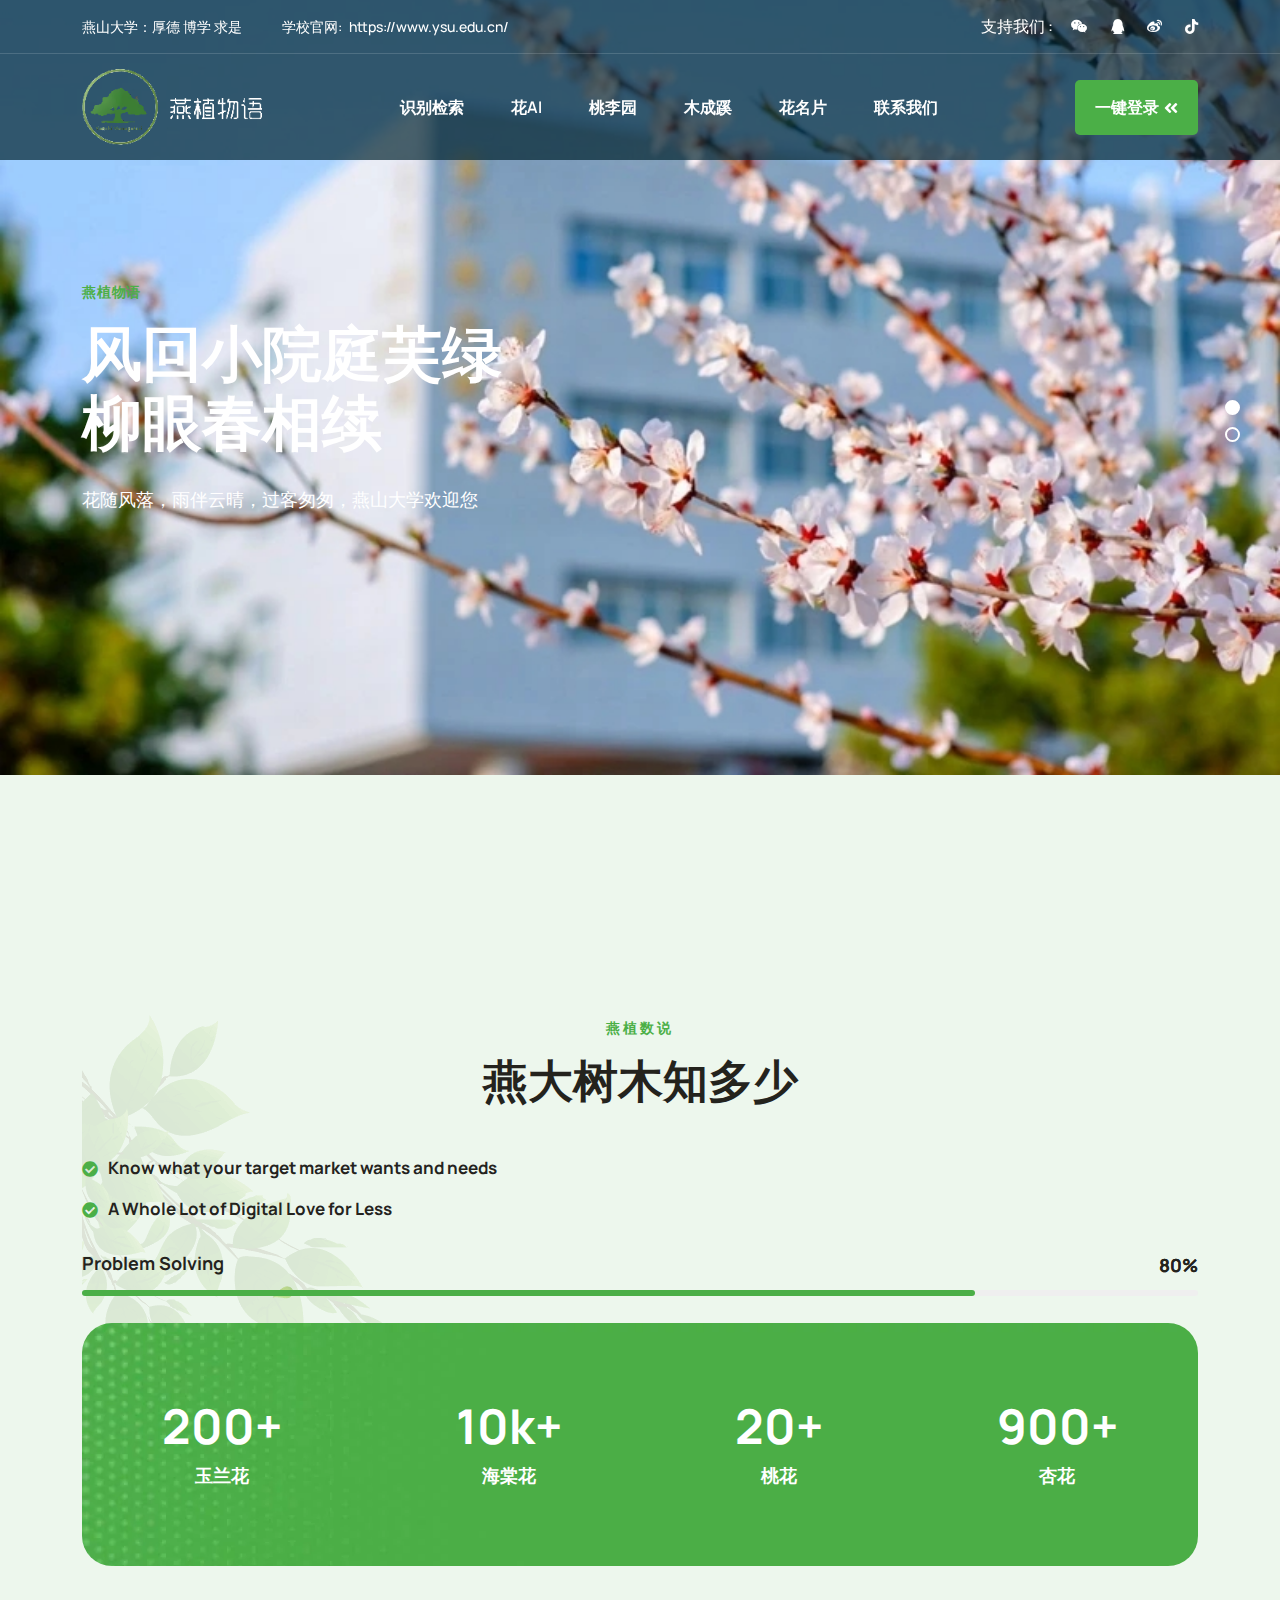
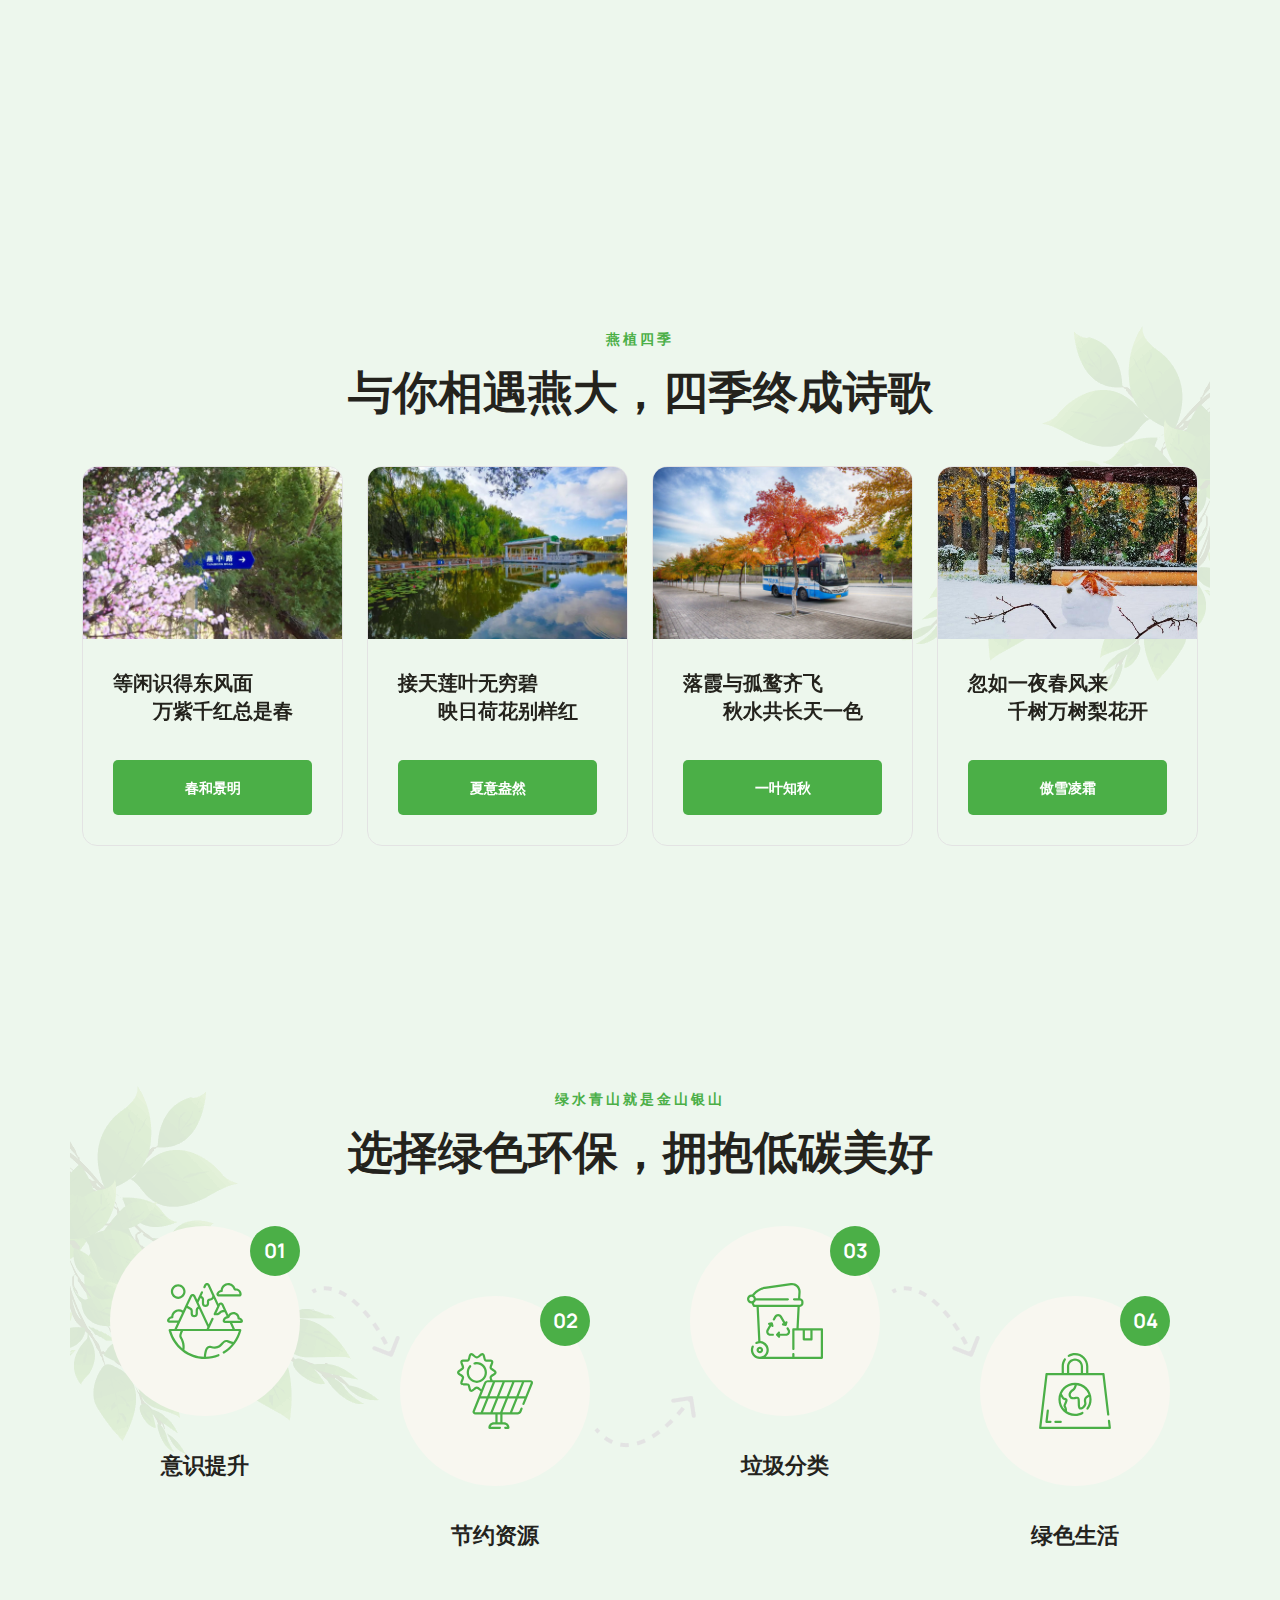
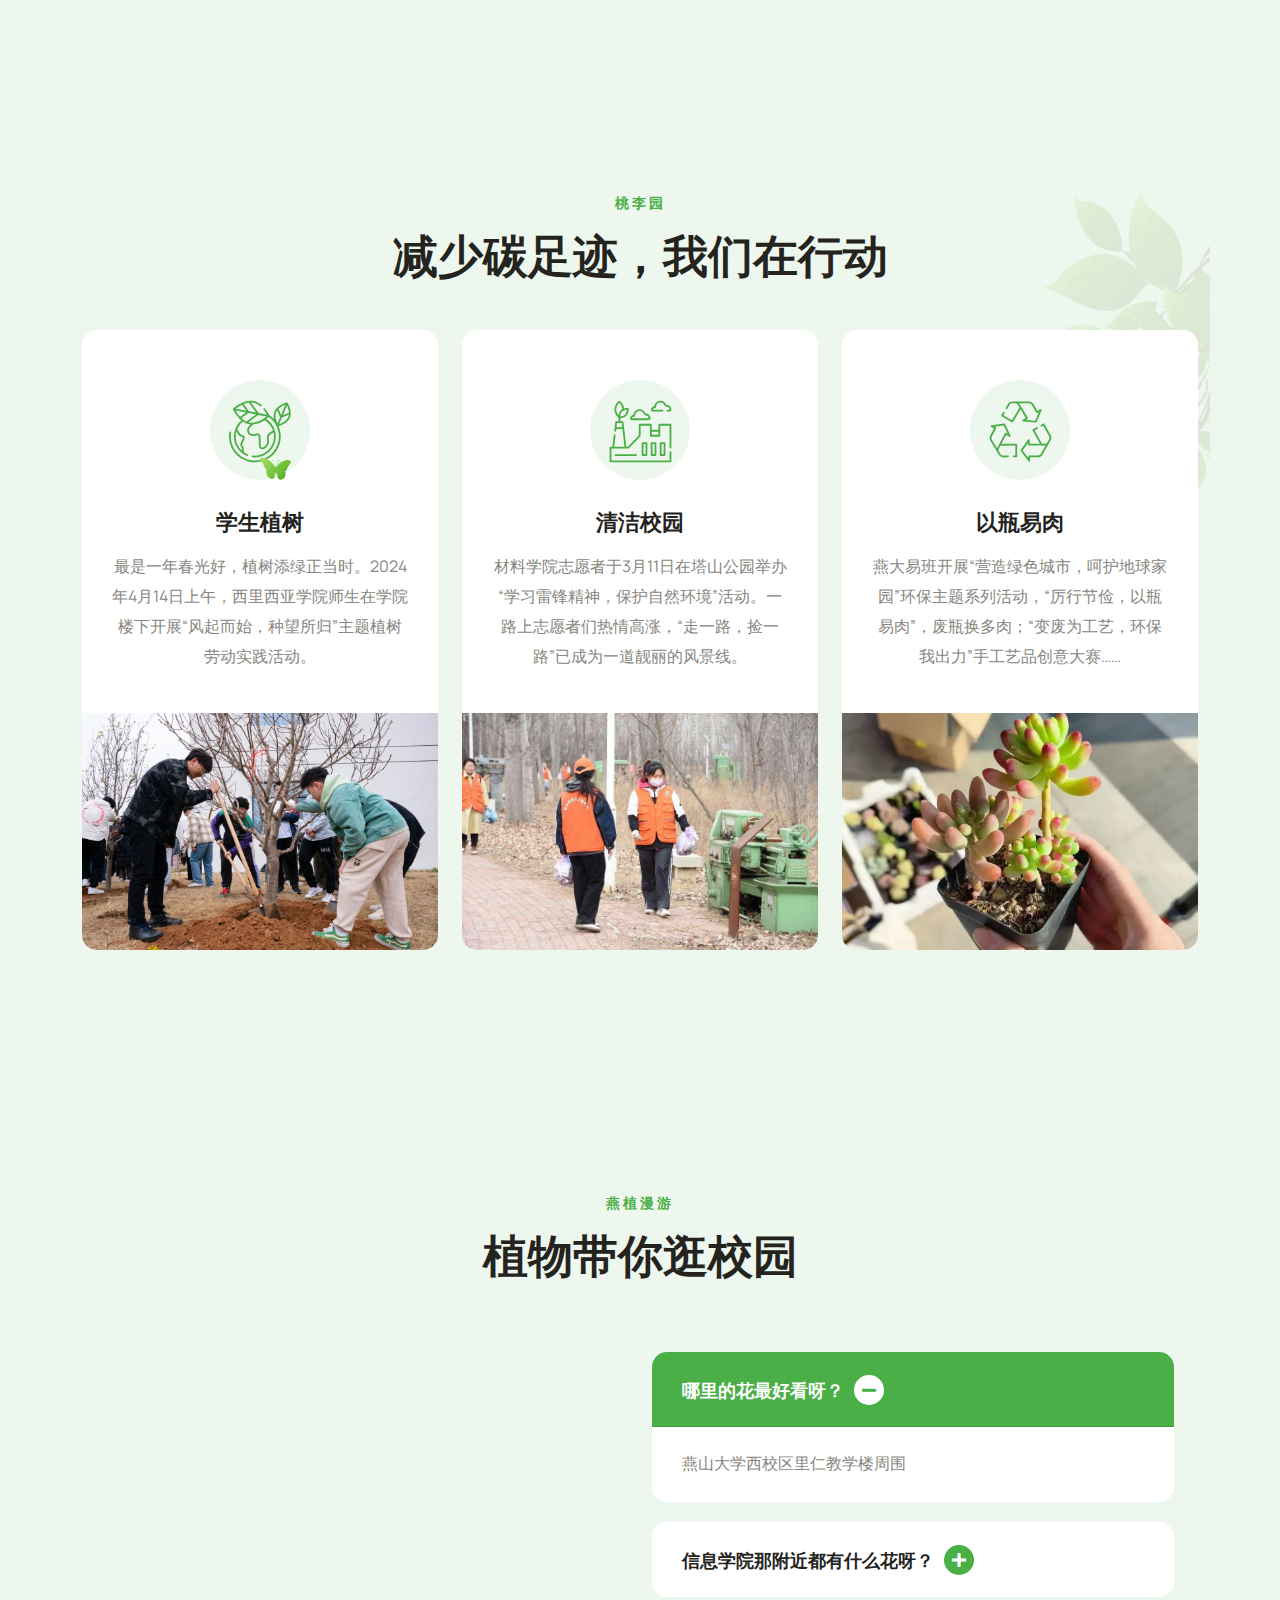
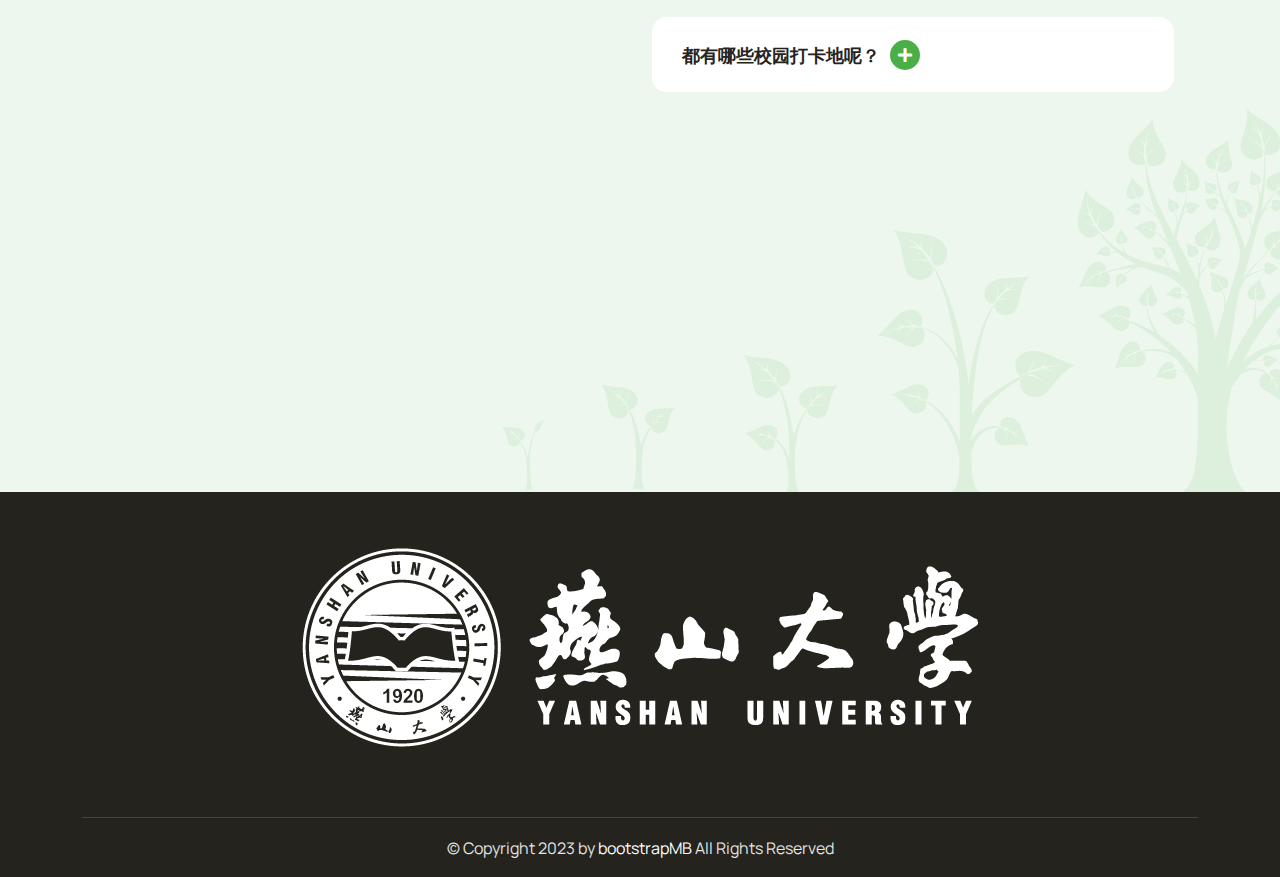
<file: Index/index.html>
<!doctype html>
<html dir="ltr" class="no-js" lang="zxx">
<!--dir是一个指示元素中文本方向的枚举属性。ltr，指从左到右，用于那种从左向右书写的语言（比如英语）；
rtl，指从右到左，用于那种从右向左书写的语言（比如阿拉伯语）；
auto，指由用户代理决定方向。它在解析元素中字符时会运用一个基本算法，直到发现一个具有强方向性的字符，然后将这一方向应用于整个元素。-->

<head>
    <meta charset="utf-8">
    <meta http-equiv="x-ua-compatible" content="ie=edge">
    <title>燕植物语——如果植物会说话</title>
    <meta name="description" content="燕植物语——如果植物会说话">
    <meta name="keywords" content="燕植物语——如果植物会说话">
    <meta name="robots" content="INDEX,FOLLOW">

    <!-- Mobile Specific Metas   自动调整适应设备页面 -->
    <meta name="viewport" content="width=device-width, initial-scale=1, shrink-to-fit=no">

    <!-- Favicons - Place favicon.ico in the root directory -->
    <link rel="icon" type="image/png" sizes="32x32" href="assets/img/logo/logo1.png">
    <meta name="msapplication-TileColor" content="#ffffff">
    <meta name="msapplication-TileImage" content="assets/img/logo/ms-icon-144x144.png">
    <!--这段话是什么意思-->
    <meta name="theme-color" content="#ffffff">

    <!--==============================
	  Google Fonts
	============================== -->
    <link rel="preconnect" href="https://fonts.googleapis.com/">
    <link rel="preconnect" href="https://fonts.gstatic.com/" crossorigin>
    <link href="https://fonts.googleapis.com/css2?family=Manrope:wght@200;300;400;500;600;700;800&display=swap"
        rel="stylesheet">
    <!--==============================
	    All CSS File
	============================== -->
    <!-- Bootstrap -->
    <link rel="stylesheet" href="assets/css/bootstrap.rtl.min.css">
    <!-- Fontawesome Icon -->
    <link rel="stylesheet" href="assets/css/all.min.css">
    <!-- Magnific Popup Magnific Popup 是一个用于创建各种类型弹出窗口的JavaScript插件，它支持图片、视频、表单、iframes和HTML内容。-->
    <link rel="stylesheet" href="assets/css/magnific-popup.min.css">
    <!-- Slick Slider Slick Slider 是一个流行的 JavaScript 滑块库，用于创建响应式和美观的滑块（slider）效果，通常用于轮播图（carousel）。-->
    <link rel="stylesheet" href="assets/css/slick.min.css">
    <!-- Odometer Odometer 是一个JavaScript库，用于在网页上创建漂亮的数字翻转动画，通常用于模拟里程表（odometer）效果。-->
    <link rel="stylesheet" href="assets/css/odometer.css">
    <!-- Theme Custom CSS  通常出现在使用主题（Theme）的网页中，特别是在WordPress等内容管理系统（CMS）中。 -->
    <link rel="stylesheet" href="assets/css/style.css">
</head>

<body>
    <!--********************************
   		Code Start From Here 
	******************************** -->
    <!--==============================
     Preloader   我怎么没有看见预加载的时候显示这些社交软件
    ==============================-->
    <div class="preloader ">
        <div class="preloader-inner">
            <img src="assets/img/logo.svg" alt="燕植物语">
            <span class="loader"></span>
        </div>
    </div>

    <div class="sidemenu-wrapper">
        <div class="sidemenu-content">
            <button class="closeButton sideMenuCls"><i class="fas fa-times"></i></button>
            <div class="widget footer-widget">
                <div class="widget-about">
                    <div class="footer-logo">
                        <a href="index.html"><img src="assets/img/logo.svg" alt="燕植物语"></a>
                    </div>
                    <p class="about-text">燕植物语——如果植物会说话</p>
                    <div class="social-btn style2">
                        <a href="https://www.facebook.com/"><i class="fa-brands fa-tiktok"></i></a>
                        <a href="https://twitter.com/"><i class="fab fa-brands fa-weixin"></i></a>
                        <a href="https://pinterest.com/"><i class="fab fa-pinterest-p"></i></a>
                        <a href="https://instagram.com/"><i class="fab fa-instagram"></i></a>
                    </div>
                    <!--不知道显示的是哪一块-->
                </div>
            </div>
            <div class="widget widget_nav_menu footer-widget">
                <h3 class="widget_title">Quick Links</h3>
                <ul class="menu">
                    <li><a href="#">About Us</a></li>
                    <li><a href="project-details.html">Our Mission</a></li>
                    <li><a href="team.html">Meet The Teams</a></li>
                    <li><a href="project.html">Our Projects</a></li>
                    <li><a href="contact.html">Contact Us</a></li>
                </ul>
            </div>
        </div>
    </div>
    <!--==============================
    Mobile Menu
    ============================== -->
    <div class="mobile-menu-wrapper">
        <div class="mobile-menu-area text-center">
            <button class="menu-toggle"><i class="fas fa-times"></i></button>
            <div class="mobile-logo">
                <a href="index.html"><img src="assets/img/logo.svg" alt="燕植物语"></a>
                <!--alt在图像无法成功显示的时候显示文本-->
                <!--回头要把这个连接文件要改了-->
            </div>
            <div class="mobile-menu">
                <ul>
                    <li class="menu-item-has-children">
                        <a title="New Demo" href="#">识别检索</a>
                        <!--语音接口回头想一想要加在哪-->
                        <ul class="sub-menu">
                            <li class="menu-item-has-children">
                                <a href="https://m.huabaike.com/shihua">图片识别</a>
                            </li>
                            <li class="menu-item-has-children">
                                <a href="https://chatglm.cn/main/alltoolsdetail">信息检索</a>
                            </li>
                        </ul>
                    </li>
                    <li class="menu-item-has-children">
                        <a href="#">花AI</a>
                        <ul class="sub-menu">
                            <li><a href="#">智能问答</a></li>
                            <li><a href="#">诗歌创作</a></li>
                        </ul>
                    </li>
                    <li class="menu-item-has-children">
                        <a href="#">桃李园</a>
                        <ul class="sub-menu">
                            <li><a href="../Application/application.html">领养申请</a></li>
                            <li><a href="#">申请记录</a></li>
                            <li><a href="#">爱护提醒</a></li>
                            <li><a href="../Addscores/Addscores1.html">劳动加分</a></li>
                        </ul>
                    </li>
                    <li class="menu-item-has-children">
                        <a href="#">木成蹊</a>
                        <ul class="sub-menu">
                            <li><a href="#">发布种子</a></li>
                            <li><a href="#">代养植物</a></li>
                            <li><a href="#">信息列表</a></li>
                            <li><a href="#">经验分享</a></li>
                        </ul>
                    </li>
                    <li class="menu-item-has-children">
                        <a href="#">花名片</a>
                        <ul class="sub-menu">
                            <li><a href="#">昵称头像修改</a></li>
                            <li><a href="#">账号密码修改</a></li>
                            <li><a href="#">个人主页设置</a></li>
                        </ul>
                    </li>
                    <li>
                        <a href="contact.html">联系我们</a>
                    </li>
                </ul>
            </div>
        </div>
    </div>
    <!--==============================
	Header Area    改一下透明度

    ==============================-->
    <header class="nav-header header-layout1">
        <div class="header-top">
            <div class="container">
                <div class="row justify-content-center justify-content-lg-between align-items-center gy-2">
                    <div class="col-auto d-none d-lg-block">
                        <div class="header-links">
                            <ul>
                                <li>燕山大学：厚德 博学 求是</li>
                                <li>学校官网:&ensp;<a href="https://www.ysu.edu.cn/">https://www.ysu.edu.cn/</a></li>
                            </ul>
                        </div>
                    </div>
                    <div class="col-auto">
                        <div class="header-links">
                            <ul>
                                <li>
                                    <div class="social-links">
                                        <span class="social-title">支持我们 :</span>
                                        <a href="https://www.connect.wexin.com/"><i class="fab fa-weixin"></i></a>
                                        <a href="https://www.connect.qq.com/"><i class="fab fa-qq"></i></a>
                                        <!--跳转登录的页面不会做，好像是要申请-->
                                        <a href="https://www.weibo.com/"><i class="fab fa-weibo"></i></a>
                                        <a href="https://www.douyin.com/"><i class="fab fa-tiktok"></i></a>
                                    </div>
                                </li>
                            </ul>
                        </div>
                    </div>
                </div>
            </div>
        </div>
        <div class="sticky-wrapper">
            <!-- Main Menu Area -->
            <div class="menu-area">
                <div class="container">
                    <div class="row align-items-center justify-content-between">
                        <div class="col-auto">
                            <div class="header-logo">
                                <a><img src="assets/img/logo.svg" alt="logo"></a>
                            </div>
                        </div>
                        <div class="col-auto">
                            <nav class="main-menu d-none d-lg-inline-block">
                                <ul>
                                    <li class="menu-item-has-children">
                                        <a href="#">识别检索</a>
                                        <ul class="sub-menu">
                                            <li class="menu-item-has-children">
                                                <a href="https://m.huabaike.com/shihua">图片识别</a>
                                            </li>
                                            <li class="menu-item-has-children">
                                                <a href="https://chatglm.cn/main/alltoolsdetail">信息检索</a>
                                            </li>
                                        </ul>
                                    </li>
                                    <li class="menu-item-has-children">
                                        <a href="#">花AI</a>
                                        <ul class="sub-menu">
                                            <li><a href="#">智能问答</a></li>
                                            <li><a href="#">诗歌创作</a></li>
                                        </ul>
                                    </li>
                                    <li class="menu-item-has-children">
                                        <a href="#">桃李园</a>
                                        <!--如果没有登录的话，需要跳转到登录页面-->
                                        <ul class="sub-menu">
                                            <li><a href="../Application/application.html">领养申请</a></li>
                                            <li><a href="#">申请记录</a></li>
                                            <li><a href="#">爱护提醒</a></li>
                                            <li><a href="../Addscores/Addscores1.html">劳动加分</a></li>
                                        </ul>
                                    </li>
                                    <li class="menu-item-has-children">
                                        <a href="#">木成蹊</a>
                                        <ul class="sub-menu">
                                            <li><a href="#">发布种子</a></li>
                                            <li><a href="#">代养植物</a></li>
                                            <li><a href="#">信息列表</a></li>
                                            <li><a href="#">经验分享</a></li>
                                        </ul>
                                    </li>
                                    <li class="menu-item-has-children">
                                        <a href="#">花名片</a>
                                        <ul class="sub-menu">
                                            <li><a href="#">昵称头像修改</a></li>
                                            <li><a href="#">账号密码修改</a></li>
                                            <li><a href="#">个人主页设置</a></li>
                                        </ul>
                                    </li>
                                    <li>
                                        <a href="contact.html">联系我们</a>
                                    </li>
                                </ul>
                            </nav>
                            <div class="navbar-right d-inline-flex d-lg-none">
                                <!--隐藏功能的实现-->
                                <button type="button" class="menu-toggle icon-btn"><i class="fas fa-bars"></i></button>
                            </div>
                        </div>
                        <div class="col-auto d-none d-xl-block">
                            <!--回头想想这个功能模块给替换成什么-->
                            <div class="header-button">
                                <a href="../RLogin/login.html" class="btn">
                                    一键登录
                                    <i class="fas fa-angle-double-left"></i>
                                </a>
                            </div>
                        </div>
                    </div>
                </div>
            </div>
        </div>
    </header>

    <!--==============================
    Hero Area
    ==============================-->
    <div class="hero-wrapper hero-1" id="hero">
        <div class="global-carousel" id="heroSlider1" data-fade="true" data-slide-show="1" data-dots="true"
            data-xl-dots="true" data-ml-dots="true" data-lg-dots="true">
            <div class="hero-slider" data-bg-src="assets/img/rtl/bg-1.png">
                <div class="container">
                    <div class="row">
                        <div class="col-lg-8">
                            <div class="hero-style1">
                                <span class="hero-subtitle" data-ani="slideinup" data-ani-delay="0.3s">燕植物语</span>
                                <h1 class="hero-title" data-ani="slideinup" data-ani-delay="0.4s"> 风回小院庭芙绿
                                </h1>
                                <h1 class="hero-title" data-ani="slideinup" data-ani-delay="0.5s">柳眼春相续 </h1>
                                <p class="hero-text" data-ani="slideinup" data-ani-delay="0.6s"> 花随风落，雨伴云晴，过客匆匆，燕山大学欢迎您
                                </p>
                            </div>
                        </div>
                    </div>
                </div>
            </div>
            <div class="hero-slider" data-bg-src="assets/img/rtl/bg-2.png">
                <div class="container">
                    <div class="row">
                        <div class="col-lg-8 col-md-12">
                            <div class="hero-style1">
                                <span class="hero-subtitle" data-ani="slideinup" data-ani-delay="0.3s">燕植物语</span>
                                <h1 class="hero-title" data-ani="slideinup" data-ani-delay="0.4s"> 雨入书堂苑兰青
                                </h1>
                                <h1 class="hero-title" data-ani="slideinup" data-ani-delay="0.5s">海棠候夏来
                                </h1>
                                <p class="hero-text" data-ani="slideinup" data-ani-delay="0.6s"> 花语轻轻，花香沁沁，我在燕山大学等你来</p>
                            </div>
                        </div>
                    </div>
                </div>
            </div>
        </div>
    </div>
    <!--======== / Hero Section ========-->

    <!--==============================
    About Area  打算放数据可视化
    ==============================-->
    <div class="process-area-1 space bg-smoke2 overflow-hidden">
        <div class="space">
            <div class="container container2">
                <div class="row gy-40 justify-content-lg-between justify-content-center">
                    <div class="col-lg-12">
                        <div class="about-content-wrap">
                            <div class="portfolio-shape1_1 shape-mockup jump d-lg-block d-none" data-top="0%"
                                data-left="0">
                                <img src="assets/img/process/process-shape1-1.png" alt="img">
                            </div>
                            <div class="leaf-shape-animation" data-bg-src="assets/img/icon/leaf.svg"></div>
                            <div class="title-area text-center">
                                <span class="sub-title">燕植数说</span>
                                <h2 class="sec-title">燕大树木知多少</h2>
                                <p class="sec-text">
                                </p>
                            </div>
                            <div class="checklist mb-30">
                                <ul>
                                    <li><i class="fas fa-check-circle"></i> Know what your target market wants and needs
                                    </li>
                                    <li><i class="fas fa-check-circle"></i> A Whole Lot of Digital Love for Less</li>
                                </ul>
                            </div>
                            <div class="skill-feature">
                                <h3 class="skill-feature_title">Problem Solving</h3>
                                <div class="progress">
                                    <div class="progress-bar" style="width: 80%;">
                                    </div>
                                    <div class="progress-value"><span class="counter-number">80</span>%</div>
                                    <div class="progress-value"><span class="counter-number">80</span>%</div>
                                </div>
                            </div>
                            <div class="counter-wrap" data-bg-src="assets/img/bg/counter-1-1-bg.jpg">
                                <div class="row gy-40 justify-content-lg-between justify-content-center">
                                    <div class="col-sm-6 col-lg-auto">
                                        <div class="counter-card">
                                            <h2 class="counter-card_number">
                                                <span class="counter-number">200</span>+
                                            </h2>
                                            <p class="counter-card_text">玉兰花</p>
                                        </div>
                                    </div>
                                    <div class="col-sm-6 col-lg-auto">
                                        <div class="counter-card">
                                            <h2 class="counter-card_number">
                                                <span class="counter-number">10</span>k+
                                            </h2>
                                            <p class="counter-card_text">海棠花</p>
                                        </div>
                                    </div>
                                    <div class="col-sm-6 col-lg-auto">
                                        <div class="counter-card">
                                            <h2 class="counter-card_number">
                                                <span class="counter-number">20</span>+
                                            </h2>
                                            <p class="counter-card_text">桃花</p>
                                        </div>
                                    </div>
                                    <div class="col-sm-6 col-lg-auto">
                                        <div class="counter-card">
                                            <h2 class="counter-card_number">
                                                <span class="counter-number">900</span>+
                                            </h2>
                                            <p class="counter-card_text">杏花</p>
                                        </div>
                                    </div>
                                </div>
                            </div>
                        </div>
                    </div>
                </div>
            </div>
        </div>
    </div>
    <!--==============================
            燕植四季
        ==============================-->
    <div class="service-area-1 space bg-smoke2 overflow-hidden">
        <div class="container container2">
            <div class="row align-items-center justify-content-between"></div>
            <div class="service-shape1_1 shape-mockup jump-reverse d-lg-block d-none" data-top="0" data-right="0">
                <img src="assets/img/service/service-shape1-1.png" alt="img">
            </div>
            <div class="leaf-shape-animation" data-bg-src="assets/img/icon/butterfly.svg"></div>
            <div class="title-area text-center">
                <span class="sub-title">燕植四季</span>
                <h2 class="sec-title">与你相遇燕大，四季终成诗歌</h2>
            </div>
            <div class="row justify-content-center global-carousel" data-slide-show="4" data-md-slide-show="2"
                data-dots="true" data-adaptive-height="true">
                <div class="col-lg-4 col-md-6">
                    <div class="donation-card">
                        <div class="donation-card-img">
                            <img src="assets/img/donation/chun.jpg" alt="img">
                        </div>
                        <div class="donation-card-content">
                            <h3 class="donation-card-title">
                                <a href="#">等闲识得东风面<br>&#12288;&#12288;万紫千红总是春</a>
                            </h3>
                            <div class="skill-feature">
                            </div>
                            <div class="donate-price-area">
                                <a href="#" class="btn style4">春和景明 </a>
                            </div>
                        </div>
                    </div>
                </div>
                <div class="col-lg-4 col-md-6">
                    <div class="donation-card">
                        <div class="donation-card-img">
                            <img src="assets/img/donation/xia.jpg" alt="img">
                        </div>
                        <div class="donation-card-content">
                            <h3 class="donation-card-title">
                                <a href="#">接天莲叶无穷碧<br>&#12288;&#12288;映日荷花别样红</a>
                            </h3>
                            <div class="skill-feature">

                            </div>
                            <div class="donate-price-area">
                                <a href="#" class="btn style4">夏意盎然 </a>
                            </div>
                        </div>
                    </div>
                </div>
                <div class="col-lg-4 col-md-6">
                    <div class="donation-card">
                        <div class="donation-card-img">
                            <img src="assets/img/donation/qiu.jpg" alt="img">
                        </div>
                        <div class="donation-card-content">
                            <h3 class="donation-card-title">
                                <a href="#">落霞与孤鹜齐飞<br>&#12288;&#12288;秋水共长天一色</a>
                            </h3>
                            <div class="skill-feature">
                            </div>
                            <div class="donate-price-area">
                                <a href="#" class="btn style4">一叶知秋 </a>
                            </div>
                        </div>
                    </div>
                </div>
                <div class="col-lg-4 col-md-6">
                    <div class="donation-card">
                        <div class="donation-card-img">
                            <img src="assets/img/donation/dong.jpg" alt="img">
                        </div>
                        <div class="donation-card-content">
                            <h3 class="donation-card-title">
                                <a href="#">忽如一夜春风来<br>&#12288;&#12288;千树万树梨花开</a>
                            </h3>
                            <div class="skill-feature">
                            </div>
                            <div class="donate-price-area">
                                <a href="#" class="btn style4">傲雪凌霜 </a>
                            </div>
                        </div>
                    </div>
                </div>
            </div>
        </div>
    </div>
    <!--==============================
            环保倡议  
        ==============================-->
    <div class="process-area-1 space bg-smoke2 overflow-hidden">
        <div class="container container2">
            <div class="portfolio-shape1_1 shape-mockup jump d-lg-block d-none" data-top="0%" data-left="0">
                <img src="assets/img/process/process-shape1-1.png" alt="img">
            </div>
            <div class="leaf-shape-animation" data-bg-src="assets/img/icon/leaf.svg"></div>
            <div class="row justify-content-center">
                <div class="col-xl-7 col-lg-8">
                    <div class="title-area text-center">
                        <span class="sub-title">绿水青山就是金山银山</span>
                        <h2 class="sec-title">选择绿色环保，拥抱低碳美好</h2>
                    </div>
                </div>
            </div>
            <div class="row gy-30 justify-content-center">
                <div class="col-lg-auto col-md-6 process-card-wrap">
                    <div class="process-card">
                        <div class="process-arrow"><img src="assets/img/process/process-arrow1-1.png" alt="img">
                        </div>
                        <div class="process-card-icon">
                            <div class="process-num">01</div>
                            <svg xmlns="http://www.w3.org/2000/svg" width="80" height="80" viewBox="0 0 80 80"
                                fill="none">
                                <path
                                    d="M53.7457 15.5041H74.3306C75.6161 15.5041 76.6646 14.4695 76.6684 13.1986V13.1824C76.6684 9.98995 74.1181 7.39218 70.9842 7.39218C70.8608 7.39218 70.7369 7.39681 70.6149 7.40524C70.5504 7.40796 70.5124 7.36205 70.4971 7.31708C69.4295 4.15512 66.5096 2.03149 63.2308 2.03149C59.317 2.03149 56.0774 5.03018 55.6041 8.89337C53.8296 9.28919 52.3116 10.5414 51.5842 12.2781C51.4364 12.6308 51.3783 13.0146 51.415 13.3952C51.4518 13.7758 51.5822 14.1413 51.7947 14.4593C52.0083 14.7808 52.2983 15.0445 52.6387 15.2268C52.9791 15.4091 53.3594 15.5043 53.7456 15.5041H53.7457ZM56.6959 10.987C57.2957 10.967 57.7712 10.4752 57.7712 9.87545V9.86346C57.7755 6.77057 60.2232 4.25622 63.231 4.25622C65.5529 4.25622 67.6254 5.77176 68.3871 8.02816C68.7285 9.03848 69.7061 9.69379 70.7629 9.62426C70.8357 9.61963 70.9099 9.61785 70.9842 9.61785C72.8905 9.61785 74.4415 11.2168 74.4415 13.1829V13.1926C74.4415 13.2377 74.3872 13.2792 74.3306 13.2792H53.7457C53.7299 13.2792 53.684 13.2792 53.6487 13.227C53.619 13.1824 53.6321 13.1514 53.6385 13.1371C54.1665 11.8758 55.3667 11.0323 56.6959 10.987Z"
                                    fill="#4BAF47"></path>
                                <path
                                    d="M77.8461 39.182C77.2653 37.799 76.0776 36.7876 74.6783 36.4215C74.2217 33.3425 71.6074 30.9752 68.4615 30.9752C66.391 30.9752 64.4962 32.0086 63.3379 33.668L58.5268 23.3337C57.6152 21.3749 54.9039 20.9791 53.5079 22.6668L44.7159 3.77983C44.2143 2.70306 43.1727 2.0328 41.9985 2.03149H41.9949C40.8215 2.03149 39.781 2.69891 39.2775 3.77378L38.3692 5.71255C37.7619 7.00882 39.7832 7.94368 40.3863 6.65619L41.2943 4.71599C41.4891 4.30166 41.8482 4.25622 41.9948 4.25622H41.9953C42.1414 4.25622 42.5024 4.30166 42.6959 4.71777L47.3106 14.6299C47.3663 16.0584 46.3016 17.4001 44.8101 17.4001C43.1992 17.4001 41.8896 18.729 41.8896 20.3623V22.4099C41.8896 24.2838 39.0827 24.2875 39.0827 22.4099V18.3188C39.0827 17.4451 38.7051 16.6209 38.0472 16.057L36.5752 14.794L37.9553 11.8463C38.5612 10.5526 36.545 9.60848 35.9381 10.9034L32.2522 18.7735L30.3993 14.769C29.3368 12.4873 26.0298 12.4821 24.9614 14.763L18.0214 29.581C16.8007 28.769 15.3509 28.3073 13.8237 28.3073C9.91027 28.3073 6.67028 31.3061 6.19699 35.1696C4.42307 35.565 2.90403 36.8178 2.17717 38.5541C1.54378 40.065 2.71103 41.7799 4.33851 41.7799H12.308L9.44553 47.8928H4.72866C3.94741 47.8928 3.46438 48.6738 3.65096 49.3879C8.04537 66.2156 22.9935 77.9687 40.0018 77.9687C44.8147 77.9687 49.5014 77.0501 53.9338 75.2378C55.2565 74.6965 54.4148 72.6363 53.0899 73.1786C49.2569 74.7456 45.2197 75.5998 41.0744 75.7259C41.2386 73.5415 41.684 68.7083 43.6441 67.3109C44.1655 66.9395 44.7617 66.8594 45.5198 67.0592C53.1336 69.0707 56.0123 65.7475 58.1148 63.3217C59.7386 61.4464 60.5408 60.6492 62.5287 61.3894C64.4521 62.1055 65.9331 62.6348 66.945 62.9685C64.428 66.002 61.469 68.5733 58.125 70.6244C56.9048 71.3728 58.0754 73.2652 59.2904 72.5204C63.4214 69.987 66.9988 66.7102 69.9244 62.7812C72.8861 58.8045 75.0355 54.3514 76.3117 49.5441C76.5112 48.7933 76.1035 47.8928 75.2354 47.8928H69.96L67.2419 42.0538H75.9217C77.3705 42.0543 78.4097 40.5233 77.8461 39.182ZM54.0219 30.9808C53.4137 31.712 52.53 32.1311 51.596 32.1311H51.4244L55.1062 24.2699C55.391 23.6618 56.2243 23.6628 56.5082 24.2717L58.7216 29.0272C56.9016 28.9975 55.2208 29.5393 54.0219 30.9806V30.9808ZM59.8778 39.8296C59.9581 38.4868 61.0395 37.4204 62.3571 37.4204C63.3583 37.4204 64.2805 37.0362 64.6247 36.0123C65.1912 34.3298 66.7325 33.1998 68.4605 33.1998C70.6958 33.1998 72.5149 35.0695 72.5219 37.3703V37.3865C72.5219 37.9862 72.9975 38.478 73.5973 38.4983C74.4732 38.528 75.2721 39.0429 75.6911 39.8296H59.8778ZM36.5969 17.7455C36.7612 17.8863 36.8558 18.0954 36.8558 18.3188V22.4104C36.8558 27.1533 44.1165 27.1643 44.1165 22.4104V20.3623C44.1165 19.9562 44.4276 19.6254 44.8101 19.6254C45.9842 19.6254 47.0587 19.1859 47.8864 18.4624C48.1867 18.1995 48.4533 17.9005 48.6801 17.5722L51.5677 23.7753L52.2214 25.1798L48.7655 32.5584C48.4116 33.3138 48.8797 34.3566 49.7792 34.3566C52.0251 34.3566 54.1575 34.2992 55.7343 32.4027C56.7898 31.1336 58.2772 31.2518 59.7567 31.2518L61.6207 35.2545C59.5456 35.5878 57.9175 37.3031 57.6777 39.4421C57.4319 41.6269 59.1364 42.0542 60.8961 42.0542H64.7858L67.504 47.8928H44.0426L48.5601 38.2472C49.1664 36.9531 47.1497 36.0085 46.5434 37.3035L43.6678 43.4429L33.4742 21.4143L35.5949 16.8861L36.5969 17.7455ZM4.24195 39.5022C4.21226 39.4582 4.22532 39.4275 4.23091 39.4123C4.7593 38.1516 5.95993 37.308 7.28918 37.2631C7.57774 37.2532 7.85117 37.1317 8.05178 36.9242C8.2524 36.7168 8.36452 36.4396 8.3645 36.1511V36.1391C8.36866 33.0467 10.8159 30.5319 13.8241 30.5319C15.0174 30.5319 16.1449 30.9333 17.0625 31.629L13.3505 39.5551H4.33839C4.32319 39.5551 4.27675 39.5551 4.24195 39.5023V39.5022ZM27.6791 15.2453C27.9863 15.2453 28.2489 15.4242 28.3797 15.7046L32.9601 25.6042C31.6862 26.4732 30.66 27.4664 30.66 29.14V32.7158C30.66 34.5893 27.8523 34.592 27.8523 32.7158V29.9479C27.8523 28.6048 27.1331 27.3672 25.9756 26.7183L22.6848 24.8738L26.9786 15.705C27.1734 15.2898 27.533 15.2453 27.6791 15.2453ZM21.7384 26.8945L24.8863 28.6585C25.3424 28.9138 25.6253 29.4084 25.6253 29.9479V32.7149C25.6253 37.4592 32.8867 37.4692 32.8867 32.7149V29.1399C32.8867 28.4353 33.3544 27.9918 33.9075 27.652L42.3104 45.81L42.4338 46.0774L41.5838 47.8928H11.9039L21.7384 26.8945ZM6.16979 50.1175H15.6216C14.4701 52.7579 13.7013 55.2135 14.8065 56.9395C17.5432 61.2134 17.6082 65.437 17.4457 67.4003C12.2381 62.9838 8.24633 57.0397 6.16979 50.1175ZM68.399 61.0952C67.8228 60.9259 66.4635 60.4796 63.3063 59.3047C59.785 57.9943 58.0035 60.0508 56.4318 61.8654C54.4299 64.1759 52.3593 66.5652 46.0892 64.9087C44.7012 64.542 43.4077 64.7465 42.3512 65.5C39.8172 67.3063 39.1478 71.6597 38.8421 75.7226C31.7192 75.484 25.0242 73.0548 19.4746 68.9984C19.6012 68.4111 20.8108 62.187 16.6822 55.7404C15.9996 54.6745 17.3116 51.7549 18.0595 50.1175H73.8341C72.6472 54.0715 70.8231 57.757 68.399 61.0952ZM13.2048 17.9012C17.2572 17.9012 20.5535 14.6076 20.5535 10.5596C20.5535 6.51155 17.2572 3.21801 13.2048 3.21801C9.15276 3.21801 5.85601 6.51155 5.85601 10.5596C5.85601 14.6076 9.15276 17.9012 13.2048 17.9012ZM13.2048 5.44273C16.0288 5.44273 18.3266 7.73794 18.3266 10.5596C18.3266 13.3813 16.0288 15.6765 13.2048 15.6765C10.3803 15.6765 8.0829 13.3813 8.0829 10.5596C8.0829 7.73794 10.3805 5.44273 13.2048 5.44273Z"
                                    fill="#4BAF47"></path>
                            </svg>
                        </div>
                        <h3 class="process-card-title">意识提升</h3>
                    </div>
                </div>
                <div class="col-lg-auto col-md-6 process-card-wrap">
                    <div class="process-card">
                        <div class="process-arrow"><img src="assets/img/process/process-arrow1-2.png" alt="img">
                        </div>
                        <div class="process-card-icon">
                            <div class="process-num">02</div>
                            <svg xmlns="http://www.w3.org/2000/svg" width="80" height="80" viewBox="0 0 80 80"
                                fill="none">
                                <path
                                    d="M77.5596 30.2798C77.0739 29.5628 76.264 29.1342 75.3918 29.1342H37.6033C37.3143 28.4622 36.5164 27.2127 36.7511 26.4531C36.8639 26.0888 37.9637 25.403 38.6216 24.9933C40.0411 24.1081 41.6499 23.1052 41.6499 21.504C41.6499 19.9032 40.0416 18.8998 38.6225 18.0141C37.9652 17.6045 36.8649 16.9181 36.7525 16.5539C36.6245 16.1372 37.1394 14.9485 37.4804 14.162C38.1614 12.59 38.8661 10.9651 37.9875 9.69572C37.0911 8.40132 35.2972 8.49268 33.5613 8.58202C32.7728 8.62236 31.4529 8.68998 31.1272 8.44071C30.8002 8.19038 30.5158 6.90251 30.3461 6.13311C29.9702 4.43058 29.5824 2.66933 28.0821 2.15739C26.62 1.65814 25.2592 2.7913 23.9436 3.88779C23.2821 4.43925 22.2815 5.27307 21.8278 5.27307C21.3737 5.27307 20.3735 4.43889 19.7115 3.88732C18.3963 2.78987 17.0366 1.65624 15.5744 2.15501C14.0741 2.66708 13.685 4.42774 13.3087 6.13038C13.1389 6.89978 12.8545 8.18717 12.5274 8.43751C12.2008 8.68725 10.8811 8.61903 10.0928 8.57834C8.35695 8.48841 6.56309 8.39575 5.66586 9.69062C4.78728 10.9601 5.4914 12.5849 6.17201 14.1574C6.51285 14.9439 7.02791 16.1326 6.89941 16.5492C6.78624 16.9135 5.68629 17.5993 5.02848 18.009C3.60883 18.8943 2.00048 19.8972 2 21.4983C2 23.0987 3.60836 24.102 5.02741 24.9872C5.68474 25.3974 6.78505 26.0842 6.89739 26.4484C7.02637 26.8651 6.51048 28.0538 6.16952 28.8398C5.48855 30.4115 4.78384 32.0368 5.66242 33.3061C6.55881 34.601 8.35314 34.5088 10.0886 34.4202C10.8771 34.3795 12.197 34.3119 12.5231 34.5616C12.8497 34.8119 13.1342 36.0998 13.304 36.8692C13.6797 38.5714 14.068 40.3324 15.5678 40.8446C17.0309 41.3442 18.3907 40.211 19.7063 39.1145C20.3678 38.5631 21.3684 37.7292 21.8221 37.7292C22.2767 37.7292 23.2764 38.5635 23.9384 39.115C24.4677 39.5562 25.0045 40.0029 25.5519 40.3477L17.6721 59.9131C16.9966 61.59 18.3002 63.4489 20.094 63.4489H40.3579V71.3441H38.8757C35.8352 71.3441 33.3612 73.8157 33.3612 76.8536C33.3612 77.4677 33.86 77.9659 34.4746 77.9659H44.9227C46.3524 77.9659 46.3547 75.7414 44.9227 75.7414H35.7819C36.2394 74.4752 37.4533 73.5686 38.8756 73.5686H48.9855C50.4073 73.5686 51.6224 74.4752 52.0792 75.7414H50.2664C48.8371 75.7414 48.8347 77.9659 50.2664 77.9659H53.3865C54.0012 77.9659 54.4994 77.4676 54.4994 76.8536C54.4994 73.8157 52.0259 71.3441 48.9854 71.3441H47.5028V63.4489H62.6336C64.3245 63.4489 65.8211 62.4473 66.4454 60.8962L67.5722 58.0983C68.1066 56.7724 66.0488 55.9219 65.5065 57.2683L64.3802 60.0657C64.0962 60.7696 63.4111 61.2248 62.6336 61.2248H57.2229L62.7913 47.4037H69.4794L67.4177 52.5226C66.8839 53.849 68.9413 54.699 69.4835 53.3531L77.8148 32.6703C77.9714 32.2814 78.03 31.8601 77.9855 31.4433C77.941 31.0264 77.7948 30.6269 77.5596 30.2798ZM47.5098 61.2247L53.0781 47.4037H60.3911L54.8233 61.2247H47.5098ZM19.7716 61.0579C19.7262 60.9902 19.6825 60.8799 19.7378 60.7432L25.1108 47.4037H31.251L25.6832 61.2243H20.094C19.9117 61.2247 19.8134 61.1205 19.7716 61.0579ZM21.8231 35.5047H21.8221C20.5612 35.5047 19.4014 36.4715 18.2798 37.4058C17.7463 37.8507 16.6366 38.7809 16.2891 38.7406C15.963 38.5875 15.6235 37.0475 15.4782 36.3899C15.1689 34.9885 14.8492 33.5397 13.8773 32.7958C13.1953 32.274 12.2648 32.1535 11.2753 32.1535C10.8476 32.1535 10.4087 32.1758 9.97445 32.1986C9.30179 32.2328 7.72598 32.3139 7.49725 32.047C7.34927 31.716 7.93238 30.3705 8.21253 29.7242C8.79434 28.382 9.39597 26.9949 9.02485 25.7927C8.66762 24.6364 7.47266 23.8907 6.20669 23.1009C5.61432 22.7316 4.22674 21.8654 4.22674 21.4984C4.22674 21.1309 5.61468 20.2661 6.20764 19.8963C7.47314 19.1074 8.66904 18.3617 9.02627 17.2055C9.39787 16.0032 8.79659 14.6162 8.21538 13.2736C7.93559 12.627 7.35248 11.2816 7.4963 10.9577C7.72966 10.6838 9.305 10.7654 9.97777 10.8002C11.4163 10.8743 12.9045 10.9512 13.881 10.2041C14.8533 9.46021 15.1735 8.01111 15.4829 6.61005C15.6281 5.95242 15.9686 4.41243 16.2831 4.2633C16.6449 4.22616 17.7514 5.15027 18.2844 5.59518C19.4061 6.52997 20.5659 7.49667 21.8267 7.49762H21.8277C23.0886 7.49762 24.2484 6.53033 25.37 5.59601C25.9035 5.1511 27.0146 4.22474 27.3607 4.26176C27.6868 4.41433 28.0263 5.95479 28.1716 6.61243C28.4809 8.01336 28.8006 9.46258 29.7729 10.2065C30.7491 10.9536 32.2367 10.8775 33.6758 10.8034C34.3485 10.7686 35.9239 10.6884 36.1525 10.9553C36.3005 11.2854 35.7174 12.6312 35.4373 13.2778C34.8555 14.6199 34.2538 16.0074 34.6249 17.2096C34.9822 18.3659 36.1771 19.1116 37.4431 19.9009C38.0356 20.2707 39.4231 21.1369 39.4231 21.5039C39.4231 21.8714 38.0351 22.7362 37.4422 23.1056C36.1767 23.8949 34.9807 24.6406 34.6235 25.7969C34.3067 26.8216 34.6977 27.982 35.1803 29.1342H32.8523C31.1615 29.1342 29.6653 30.1356 29.0399 31.6869L26.4031 38.234C26.0227 37.9559 25.6253 37.6245 25.3649 37.4071C24.2437 36.472 23.0839 35.5053 21.8231 35.5047ZM31.1062 32.5173C31.3897 31.8134 32.0753 31.3587 32.8528 31.3587H37.7154L32.1476 45.1792H26.0061L31.1062 32.5173ZM28.0834 61.2247L33.6512 47.4037H40.9647L35.3959 61.2247H28.0834ZM47.4291 31.3587L41.8605 45.1792H34.5479L40.1157 31.3587H47.4291ZM57.1428 31.3587L51.5741 45.1792H44.261L49.8292 31.3587H57.1428ZM59.5425 31.3587H66.8555L61.2878 45.1792H53.9743L59.5425 31.3587ZM43.3649 47.4037H50.6783L45.1096 61.2247H37.7966L43.3649 47.4037ZM45.2766 63.4489V71.3441H42.5845V63.4489H45.2766ZM69.2557 31.3587H75.3918C75.64 31.3587 75.8469 31.5955 75.7485 31.8392L70.3761 45.1797H63.6876L69.2557 31.3587Z"
                                    fill="#4BAF47"></path>
                                <path
                                    d="M31.9598 21.5029C31.9606 15.7478 27.4144 11.0651 21.8261 11.0647H21.8244C20.9429 11.0647 20.0676 11.1818 19.2219 11.4122C18.2718 11.6712 18.1331 12.9619 18.9699 13.4393C19.7261 13.8708 20.9819 13.2887 21.8261 13.2887C26.1864 13.2896 29.7334 16.9741 29.7329 21.5019C29.7329 23.7028 28.9054 25.7698 27.4022 27.3223C25.9104 28.8643 23.9295 29.7133 21.8244 29.7133H21.8234C19.7182 29.7133 17.7369 28.8634 16.2449 27.3205C14.7429 25.7675 13.9161 23.7005 13.9161 21.4996C13.9167 19.4141 14.6704 17.4268 16.039 15.9026C16.9942 14.8394 15.338 13.3521 14.382 14.4167C12.6459 16.3498 11.6899 18.8649 11.6895 21.4997C11.6895 24.2799 12.7383 26.8965 14.6441 28.8662C16.5591 30.8469 19.1091 31.9369 21.8229 31.9379H21.8244C24.5381 31.9379 27.0883 30.8473 29.0032 28.8685C30.9093 26.8997 31.9596 24.2835 31.9596 21.5029H31.9598Z"
                                    fill="#4BAF47"></path>
                            </svg>
                        </div>
                        <h3 class="process-card-title">节约资源</h3>
                    </div>
                </div>
                <div class="col-lg-auto col-md-6 process-card-wrap">
                    <div class="process-card">
                        <div class="process-arrow"><img src="assets/img/process/process-arrow1-1.png" alt="img">
                        </div>
                        <div class="process-card-icon">
                            <div class="process-num">03</div>
                            <svg xmlns="http://www.w3.org/2000/svg" width="80" height="80" viewBox="0 0 80 80"
                                fill="none">
                                <path
                                    d="M14.8322 72.3153C16.6519 72.3153 18.1316 70.8356 18.1316 69.0178C18.1316 67.1991 16.6519 65.7196 14.8322 65.7196C13.0136 65.7196 11.5332 67.1991 11.5332 69.0178C11.5332 70.8356 13.0136 72.3153 14.8322 72.3153ZM14.8322 67.9456C15.4238 67.9456 15.9049 68.4264 15.9049 69.0178C15.9049 69.6088 15.4238 70.0901 14.8322 70.0901C14.241 70.0901 13.7595 69.6088 13.7595 69.0178C13.7595 68.4264 14.241 67.9456 14.8322 67.9456ZM27.8702 52.6361H25.3827C24.6608 52.6361 24.0135 52.2629 23.6523 51.6371C23.2916 51.0119 23.2916 50.2653 23.6523 49.6401L26.2997 45.0573C26.5502 46.5634 28.8308 46.1165 28.4961 44.6736L27.8809 42.0192C27.7461 41.4366 27.1744 41.0649 26.5869 41.1769L23.8085 41.7097C22.2919 42 22.9129 44.2596 24.4219 43.8579L21.7243 48.5274C20.9608 49.8495 20.9608 51.428 21.7243 52.7502C22.488 54.0718 23.8553 54.8616 25.3827 54.8616H27.8702C29.2998 54.8616 29.3017 52.6359 27.8702 52.6359V52.6361ZM31.4095 36.2114C31.7706 35.586 32.4176 35.2125 33.1398 35.2125C33.862 35.2125 34.5091 35.5859 34.8697 36.2114L38.3844 42.2951C36.9259 41.8501 36.2794 44.0896 37.7472 44.4316L40.402 45.0494C40.9681 45.1814 41.5747 44.8208 41.7284 44.2597L42.4749 41.5323C42.8801 40.0508 40.5878 39.6007 40.2788 41.1229L36.7986 35.0987C36.0349 33.7766 34.6671 32.9873 33.1403 32.9873C31.613 32.9873 30.2452 33.7766 29.4816 35.0987L27.8748 37.8809C27.16 39.1185 29.0869 40.2329 29.8027 38.9941L31.4095 36.2114ZM43.5476 46.7831C42.8333 45.5455 40.9038 46.6568 41.6196 47.8957L42.6278 49.6401C42.9889 50.2653 42.9889 51.0119 42.6278 51.6372C42.2662 52.2629 41.6193 52.6359 40.8974 52.6359H34.5918C35.7709 51.5726 34.1795 49.8055 33.1179 50.9505L31.2663 52.95C30.8596 53.389 30.8726 54.0705 31.2956 54.4927L33.2956 56.4922C34.351 57.5467 35.8689 55.8785 34.813 54.8616H40.8974C42.4247 54.8616 43.792 54.072 44.5557 52.7502C45.3193 51.4281 45.3193 49.8496 44.5557 48.5274L43.5476 46.7831Z"
                                    fill="#4BAF47"></path>
                                <path
                                    d="M76.8874 47.2484H53.6833L54.7356 25.954H54.8778C56.8773 25.954 58.5031 24.328 58.5031 22.3303V20.7969C58.5031 18.9262 57.0771 17.382 55.2547 17.193L55.6344 11.2035C55.7999 8.60069 54.7964 6.09162 52.8824 4.32023C50.9687 2.54849 48.3891 1.73968 45.8059 2.10395L19.6062 5.79097C19.4504 5.81274 19.2966 5.8364 19.1423 5.86197C16.0338 6.37858 13.0161 7.81912 10.416 10.0285C9.17654 11.0808 8.06765 12.2777 7.11306 13.5936C6.91005 13.5655 6.70537 13.5512 6.50042 13.5508C4.01902 13.5515 2 15.5694 2 18.0497C2 20.5305 4.01902 22.5484 6.50042 22.5484C6.52505 22.5484 6.5492 22.5465 6.57383 22.5465L7.88217 25.3163C7.97219 25.5071 8.11463 25.6683 8.29288 25.7813C8.47114 25.8942 8.67784 25.9541 8.88889 25.9541H11.5428L13.2351 60.1947C12.4095 60.342 11.609 60.606 10.8578 60.9787C9.57589 61.6128 10.5639 63.6077 11.8449 62.9731C12.7773 62.5117 13.7821 62.2781 14.8316 62.2781C18.5498 62.2781 21.5742 65.3009 21.5742 69.0173C21.5742 72.7333 18.5498 75.7561 14.8316 75.7561C11.1139 75.7561 8.08956 72.7333 8.08956 69.0173C8.08956 67.9851 8.31586 66.9947 8.76395 66.0749C9.38814 64.7917 7.38815 63.8139 6.7617 65.1011C6.16489 66.3267 5.86279 67.6446 5.86279 69.0173C5.86279 73.9602 9.88632 77.9818 14.8316 77.9818H76.8869C77.5018 77.9818 78 77.4834 78 76.8692V48.3611C78.0002 48.2149 77.9715 48.0702 77.9156 47.9352C77.8598 47.8001 77.7778 47.6774 77.6745 47.5741C77.5711 47.4708 77.4484 47.3888 77.3133 47.3329C77.1782 47.277 77.0336 47.2483 76.8874 47.2484ZM75.7742 75.756H49.4789V73.0853C49.4789 71.6568 47.2521 71.6545 47.2521 73.0853V75.7537C47.2358 75.7537 47.2206 75.7561 47.2043 75.7561H20.7365C22.6134 74.112 23.8013 71.7009 23.8013 69.0172C23.8013 64.2844 20.1124 60.3989 15.4585 60.076L13.7724 25.954H52.5066L51.4539 47.2484H48.3659C47.7506 47.2484 47.2523 47.7469 47.2523 48.3611V68.0412C47.2523 69.4697 49.479 69.472 49.479 68.0412V49.4741H57.6767V58.3637C57.6767 58.9778 58.1755 59.4764 58.7899 59.4764H66.4624C66.6086 59.4764 66.7534 59.4476 66.8885 59.3917C67.0236 59.3358 67.1463 59.2539 67.2497 59.1505C67.353 59.0472 67.435 58.9245 67.491 58.7895C67.5469 58.6545 67.5757 58.5098 67.5756 58.3637V49.4741H75.7743L75.7742 75.756ZM4.22629 18.0497C4.22629 16.7963 5.24645 15.7766 6.50042 15.7766C7.75486 15.7766 8.77454 16.7964 8.77454 18.0497C8.77454 19.3031 7.75486 20.3228 6.50042 20.3228C5.24645 20.3228 4.22629 19.3031 4.22629 18.0497ZM10.7945 19.3992H42.8205C42.9667 19.3992 43.1116 19.3704 43.2467 19.3145C43.3818 19.2586 43.5046 19.1766 43.608 19.0733C43.7114 18.9699 43.7935 18.8472 43.8494 18.7121C43.9054 18.5771 43.9342 18.4323 43.9342 18.2862C43.9342 18.2267 43.9281 18.1682 43.9187 18.1105C43.8342 17.5801 43.3754 17.1736 42.8205 17.1736L10.9154 17.1731C10.6989 16.0824 10.0861 15.1319 9.23382 14.4791C11.8187 11.1283 15.5711 8.71212 19.5078 8.05768C19.6439 8.03497 19.7796 8.01451 19.9162 7.99501L46.1157 4.30786C48.0321 4.03838 49.9483 4.63764 51.3697 5.95331C52.7904 7.2685 53.535 9.13133 53.4124 11.0629L53.0247 17.1736H49.0551C48.5071 17.1736 48.0525 17.5699 47.9596 18.091C47.9483 18.1555 47.9423 18.2207 47.9419 18.2862C47.9418 18.4323 47.9705 18.5771 48.0264 18.7122C48.0823 18.8473 48.1642 18.97 48.2676 19.0734C48.371 19.1768 48.4938 19.2588 48.6289 19.3147C48.764 19.3706 48.9088 19.3994 49.0551 19.3993H54.8778C55.6497 19.3993 56.2768 20.0264 56.2768 20.7975V22.3304C56.2768 23.1012 55.6497 23.7284 54.8778 23.7284H9.59398L8.75086 21.9436C9.71487 21.3846 10.4539 20.4793 10.7945 19.3992ZM65.3492 49.4741V57.2512H59.9034V49.4741H65.3492Z"
                                    fill="#4BAF47"></path>
                            </svg>
                        </div>
                        <h3 class="process-card-title">垃圾分类</h3>
                    </div>
                </div>
                <div class="col-lg-auto col-md-6 process-card-wrap">
                    <div class="process-card">
                        <div class="process-card-icon">
                            <div class="process-num">04</div>
                            <svg xmlns="http://www.w3.org/2000/svg" width="80" height="80" viewBox="0 0 80 80"
                                fill="none">
                                <path
                                    d="M51.5588 56.9148C50.7078 58.0637 52.4982 59.3896 53.3501 58.2391C55.4736 55.3719 56.5958 51.9658 56.5958 48.3894C56.5958 39.248 49.1514 31.8102 40.0005 31.8102C30.8502 31.8102 23.4053 39.2479 23.4053 48.3894C23.4053 57.5303 30.8502 64.968 40.0005 64.968C42.7939 64.968 45.5566 64.2611 47.9896 62.9237C49.2433 62.2344 48.1708 60.2829 46.9157 60.9726C44.8104 62.1296 42.4197 62.7414 40.0005 62.7414C37.0401 62.7414 34.2852 61.8415 31.997 60.3019C32.1094 59.3472 32.1611 57.1054 30.6752 54.8181C30.6376 54.4442 31.1669 53.3313 31.4863 52.6601C31.8954 51.8016 32.3179 50.9133 32.5161 50.0542C32.7521 49.0327 32.4479 48.1411 31.6591 47.5428C31.1135 47.129 30.4443 46.9309 29.8533 46.7566C29.5877 46.6782 29.1856 46.5595 29.0802 46.4856C28.8383 46.2853 28.2988 45.2903 27.976 44.6951C27.5614 43.9312 27.1876 43.2428 26.7949 42.7394C28.9469 37.7385 33.866 34.1945 39.6152 34.0424C39.2627 35.3987 38.5537 37.2686 37.3976 37.9908C33.996 40.1144 32.7548 43.1774 34.1598 45.9838C35.6629 48.9864 38.6954 48.47 41.1317 48.0539C41.5305 47.9863 41.9428 47.9157 42.3361 47.8619C42.6884 48.4051 42.6978 50.6387 42.7025 51.8614C42.7117 54.2123 42.721 56.4324 43.6705 57.6389C44.1822 58.2902 44.9084 58.6245 45.7395 58.6245C46.2332 58.6245 46.7639 58.5068 47.309 58.2664C48.3974 57.7868 49.4908 56.8665 50.3085 55.7421C51.239 54.4632 51.6476 53.1351 51.4582 52.0033C51.1577 50.1999 50.9589 49.0077 51.3536 48.1143C51.6893 47.3568 52.5353 46.5988 54.108 45.6725C54.2805 46.5679 54.3673 47.4776 54.3672 48.3894C54.3672 51.4852 53.3963 54.4337 51.5588 56.9148ZM26.0157 45.7551C26.5923 46.8173 27.0896 47.7349 27.6686 48.2084C28.0995 48.5605 28.6702 48.7284 29.2219 48.8917C29.558 48.9905 30.2581 49.1979 30.3631 49.3592C30.3631 49.3592 30.3765 49.4145 30.3446 49.5532C30.2006 50.1756 29.8311 50.9526 29.4735 51.7042C28.7148 53.2976 27.9984 54.8027 28.7849 55.9987C29.3542 56.8647 29.6243 57.715 29.7418 58.4256C27.2029 55.8359 25.634 52.2924 25.634 48.3894C25.634 47.4231 25.731 46.4796 25.9135 45.5662C25.9497 45.6322 25.9841 45.6962 26.0157 45.7551ZM49.2606 52.3688C49.449 53.5026 47.9307 55.5585 46.4086 56.2287C46.066 56.38 45.616 56.5089 45.4228 56.2631C44.9469 55.6577 44.9376 53.458 44.9312 51.8522C44.9205 49.3185 44.9122 47.1299 43.756 46.1252C43.2986 45.7273 42.721 45.5621 42.0871 45.6478C41.6402 45.7082 41.1911 45.7847 40.757 45.859C38.0871 46.314 36.8451 46.3692 36.1532 44.9873C34.9158 42.5154 37.4375 40.5904 38.5792 39.8779C40.639 38.5921 41.5356 35.7304 41.8848 34.1602C47.2445 34.8648 51.6833 38.5322 53.4933 43.4571C48.4749 46.2853 48.5664 48.2065 49.2606 52.3688Z"
                                    fill="#4BAF47"></path>
                                <path
                                    d="M75.9147 76.7559L75.091 69.8027C74.9234 68.3836 72.7095 68.6429 72.8781 70.0638L73.5541 75.7735H6.44676L12.5517 24.2184H67.4492L72.1198 63.6624C72.2884 65.0814 74.5019 64.8226 74.3337 63.4012L69.5466 22.9743C69.5145 22.7036 69.3842 22.4541 69.1802 22.273C68.9763 22.0919 68.7129 21.9919 68.4401 21.9919H53.345V15.3317C53.345 7.98019 47.3589 2.00006 40.0004 2.00006C37.5906 2.00006 35.2286 2.64903 33.1698 3.87691C31.9412 4.60936 33.0816 6.5223 34.3121 5.7889C36.0254 4.76706 37.9922 4.22662 40.0004 4.22662C46.1295 4.22662 51.1163 9.20819 51.1163 15.3317V21.9919H48.0258V15.5639C48.0258 11.1433 44.4253 7.54699 39.9999 7.54699C35.575 7.54699 31.9747 11.1429 31.9747 15.564V21.9919H28.8842V15.3317C28.8842 13.0847 29.5522 10.9212 30.8153 9.07448C31.6222 7.89493 29.7835 6.63642 28.9746 7.81786C27.4573 10.0366 26.6554 12.6347 26.6554 15.3317V21.9919H11.5607C11.2879 21.9919 11.0246 22.0919 10.8208 22.273C10.6169 22.4541 10.4867 22.7036 10.4548 22.9743L4.08655 76.7559C4.00905 77.4044 4.54716 78.0001 5.1926 78.0001H74.8077C75.4518 78.0001 75.9913 77.4022 75.9147 76.7559ZM34.2034 15.564C34.2034 12.3712 36.8041 9.77356 40.0005 9.77356C43.1968 9.77356 45.7975 12.3712 45.7975 15.564V21.9919H34.2039V15.5639L34.2034 15.564Z"
                                    fill="#4BAF47"></path>
                                <path
                                    d="M15.4837 72.0144H11.5073C10.8647 72.0144 10.3261 71.4187 10.4004 70.7739L11.7005 59.4727C11.8645 58.0528 14.0787 58.3042 13.9149 59.7265L12.7578 69.7878H15.4834C16.9143 69.7878 16.9162 72.0144 15.4837 72.0144ZM25.7671 72.0144H20.4018C18.9708 72.0144 18.969 69.7878 20.4018 69.7878H25.7671C27.1982 69.7878 27.2005 72.0144 25.7671 72.0144Z"
                                    fill="#4BAF47"></path>
                            </svg>
                        </div>
                        <h3 class="process-card-title">绿色生活</h3>
                    </div>
                </div>
            </div>
        </div>
    </div>
    <!--==============================
    桃李园 
    ==============================-->
    <div class="service-area-1 space bg-smoke2 overflow-hidden">
        <div class="container container2">
            <div class="service-shape1_1 shape-mockup jump-reverse d-lg-block d-none" data-top="0" data-right="0">
                <img src="assets/img/service/service-shape1-1.png" alt="img">
            </div>
            <div class="leaf-shape-animation" data-bg-src="assets/img/icon/butterfly.svg"></div>
            <div class="row justify-content-center">
                <div class="col-xl-6 col-lg-8">
                    <div class="title-area text-center">
                        <span class="sub-title">桃李园</span>
                        <h2 class="sec-title">减少碳足迹，我们在行动</h2>
                    </div>
                </div>
            </div>
            <div class="row gy-4 justify-content-center">
                <div class="col-lg-4 col-md-6">
                    <div class="service-card">
                        <div class="service-card_icon">
                            <svg xmlns="http://www.w3.org/2000/svg" width="65" height="65" viewBox="0 0 65 65"
                                fill="none">
                                <path
                                    d="M61.821 8.82586C60.9282 6.02078 59.7182 4.01224 59.6669 3.92783C59.4685 3.60119 59.0599 3.43121 58.6899 3.51591C58.5941 3.53781 56.3091 4.0706 53.6733 5.38584C50.1149 7.16064 47.6291 9.53008 46.484 12.237C45.5308 14.491 45.3939 17.2468 46.0702 20.2911C44.6297 18.684 43.0092 17.278 41.2429 16.0944C40.7035 15.0299 39.2773 12.409 37.0477 9.66995C36.3133 8.76818 34.9007 9.89984 35.6427 10.8106C37.145 12.6567 38.2759 14.4722 38.983 15.7195L30.7365 14.1134L22.9015 3.43691C23.6622 3.44742 24.4257 3.52083 25.1854 3.66978C27.5937 4.14073 29.9727 5.36625 32.2573 7.31142C33.1525 8.07371 34.315 6.68631 33.4315 5.93445C30.9078 3.78583 28.2504 2.42622 25.5331 1.89449C21.3851 1.08358 16.5472 2.1482 11.5411 4.97431C7.80996 7.08077 5.31481 9.39444 5.21062 9.49168C4.87681 9.80327 4.8237 10.3693 5.10315 10.7333C5.46912 11.4833 6.85564 14.1885 9.16356 17.1009C10.5241 18.8181 11.959 20.2877 13.4433 21.4955C13.0193 21.8498 12.6093 22.2204 12.214 22.6063C10.0927 24.6793 8.46842 27.1245 7.40218 29.7977C6.45955 32.1597 5.9526 34.7006 5.92431 37.3195C5.87757 41.6021 7.11964 45.7325 9.51708 49.2649C11.8591 52.7152 15.1331 55.3642 18.9849 56.9254C20.0631 57.3614 20.7447 55.6864 19.6659 55.2493C18.2808 54.6874 16.9665 53.9651 15.7498 53.0973C15.9045 52.2403 16.2632 49.1564 14.2128 45.9639C13.9257 45.5173 14.7838 43.7637 15.2961 42.716C15.8249 41.6365 16.3707 40.5203 16.6257 39.4693C16.8965 38.3528 16.5918 37.4156 15.7449 36.7581C15.1233 36.2754 14.3097 36.0255 13.5927 35.805C13.1268 35.6618 12.5987 35.4999 12.4102 35.3427C12.0217 35.0175 11.3872 33.8158 10.8772 32.8508C10.3114 31.7802 9.77287 30.7613 9.22285 30.1339C10.4605 27.1976 12.4483 24.5994 14.9378 22.6116C17.2118 24.1593 19.8074 25.2272 22.5661 25.4435C19.3667 27.9199 18.3317 31.0827 19.8111 34.1207C21.5386 37.6681 25.0944 37.1013 28.2316 36.602C28.7743 36.5154 29.336 36.4261 29.8738 36.3589C30.0756 36.3338 30.1365 36.3888 30.1771 36.4245C30.864 37.0351 30.8436 39.9505 30.8289 42.0796C30.8089 45.0245 30.7901 47.8062 31.8881 49.2344C32.4481 49.9625 33.237 50.3347 34.1614 50.3347C34.7155 50.3347 35.3175 50.2013 35.949 49.9307C38.6795 48.7626 41.5178 45.2468 41.0848 42.4651C40.7065 40.0331 40.456 38.4263 41.0464 37.1311C41.5921 35.9324 42.9116 34.8227 45.51 33.4065C45.827 34.8346 45.9786 36.2943 45.9619 37.757C45.9065 42.857 43.8659 47.6303 40.2165 51.1969C36.138 55.1829 30.4057 57.1515 24.7354 56.5271C23.58 56.4019 23.3804 58.1979 24.5373 58.3252C30.744 59.0082 37.0194 56.8526 41.4823 52.4902C45.4781 48.5852 47.7117 43.36 47.7724 37.7762C47.8532 30.3727 44.0507 23.8137 38.2623 20.0353C39.4583 19.1833 40.3493 18.4466 40.8434 18.0189C42.9539 19.5315 44.8258 21.3949 46.3832 23.5658C50.122 28.7784 51.6047 35.1328 50.5591 41.4597C48.3997 54.5202 36.0079 63.3917 22.9325 61.2336C16.599 60.1887 11.0523 56.7431 7.31364 51.5303C3.57448 46.3182 2.09178 39.9629 3.13773 33.6364C3.32554 32.4981 1.54031 32.1992 1.35173 33.3418C0.226496 40.1454 1.82169 46.9791 5.84146 52.5843C9.8619 58.1889 15.8273 61.8946 22.6375 63.0186C24.0476 63.2517 25.4743 63.369 26.9036 63.3695C32.256 63.3695 37.4627 61.7093 41.8996 58.5329C47.5112 54.5164 51.2209 48.558 52.3452 41.7543C53.1694 36.7689 52.5316 31.7674 50.5505 27.2447C51.465 26.9752 53.0208 26.4523 54.7249 25.6021C58.2827 23.8273 60.7687 21.4579 61.9135 18.751C63.0594 16.0436 63.0273 12.6114 61.821 8.82586ZM9.27577 33.6949C9.94948 34.9707 10.5865 36.1766 11.2485 36.7297C11.7173 37.1214 12.3699 37.3218 13.0605 37.534C14.83 38.0773 15.0355 38.3441 14.8658 39.0431C14.6575 39.9026 14.1551 40.9291 13.6697 41.9213C12.7346 43.8326 11.8516 45.6369 12.6886 46.9406C13.6099 48.3699 14.0866 50.0398 14.0586 51.7395C8.66627 46.8819 6.47056 39.2093 8.47923 32.2357C8.74545 32.6917 9.02519 33.2216 9.27577 33.6949ZM53.0773 15.921L50.5045 9.69214C51.7564 8.52238 53.209 7.64221 54.4461 7.02231C55.5 6.49396 56.5026 6.09912 57.3068 5.81907L53.0773 15.921ZM58.9758 6.52029C59.3353 7.29203 59.7522 8.28729 60.1082 9.4121C60.4986 10.6466 60.857 12.1765 60.9282 13.7724L54.8988 16.2574L58.9758 6.52029ZM48.1516 12.9412C48.4186 12.3103 48.7638 11.7255 49.1624 11.1855L52.0913 18.2755L49.4631 24.5542C49.0937 23.7716 48.6589 22.7435 48.2899 21.5758C47.5495 19.2376 46.9249 15.8408 48.1516 12.9412ZM53.9516 23.9656C52.9374 24.4743 51.9695 24.8594 51.1812 25.1372L53.9087 18.6229L60.8513 15.7609C60.7505 16.538 60.5586 17.3082 60.2458 18.0468C59.0196 20.9464 56.1462 22.8663 53.9516 23.9656ZM21.3067 23.4508C20.9882 23.3881 20.6723 23.3127 20.3599 23.2248L30.3797 15.8872L38.63 17.4936C35.6245 19.8593 28.3105 24.8217 21.3067 23.4508ZM12.1495 17.792C10.0066 15.4847 8.43607 13.0177 7.53418 11.438L18.0333 13.4831L12.1495 17.792ZM14.0038 5.72492L18.3966 11.7108L7.82947 9.65298C9.15989 8.60351 11.3559 7.0281 14.0038 5.72492ZM21.0158 12.221L15.6903 4.96379C17.2846 4.30926 18.996 3.79412 20.7503 3.56501L28.1176 13.6036L21.0158 12.221ZM20.4523 13.9541L27.9611 15.4161L18.3243 22.473C16.5069 21.6345 14.8713 20.4291 13.4403 19.089L20.4523 13.9541ZM45.0181 31.6159C41.7544 33.3531 40.1562 34.7175 39.398 36.382C38.5837 38.1693 38.882 40.0877 39.295 42.7428C39.539 44.3085 37.6765 47.224 35.2361 48.2682C34.333 48.6545 33.6899 48.6088 33.3237 48.1322C32.6043 47.1969 32.624 44.3661 32.6394 42.0921C32.661 38.9455 32.6798 36.2282 31.3804 35.0733C30.913 34.658 30.3152 34.4824 29.6509 34.5638C29.0817 34.6347 28.5043 34.7266 27.9464 34.8155C24.6184 35.3453 22.5242 35.5575 21.4394 33.3294C19.6817 29.7205 23.2397 27.0473 24.8512 26.0657C25.1793 25.866 25.4836 25.6304 25.7666 25.3682C29.6611 24.9031 33.341 23.2338 36.6204 21.1428C40.5522 23.4897 43.5705 27.2037 45.0181 31.6159Z"
                                    fill="#4BAF47"></path>
                            </svg>
                        </div>
                        <div class="service-card_content">
                            <h3 class="service-card_title "><a href="service-details.html">学生植树</a></h3>
                            <p class="service-card_text">
                                最是一年春光好，植树添绿正当时。2024年4月14日上午，西里西亚学院师生在学院楼下开展“风起而始，种望所归”主题植树劳动实践活动。
                            </p>
                        </div>
                        <div class="service-card_img">
                            <img src="assets/img/service/service1.jpg" alt="img">
                            <a href="https://mp.weixin.qq.com/s/_7wkFKsOCSHMIdQn0JFASQ" class="btn">查看详情 <i
                                    class="fas fa-angle-double-left"></i></a>
                        </div>
                    </div>
                </div>

                <div class="col-lg-4 col-md-6">
                    <div class="service-card">
                        <div class="service-card_icon">
                            <svg xmlns="http://www.w3.org/2000/svg" width="65" height="65" viewBox="0 0 65 65"
                                fill="none">
                                <path
                                    d="M62.4705 24.8288H51.3748C51.256 24.8287 51.1383 24.8521 51.0286 24.8975C50.9188 24.9429 50.8191 25.0095 50.7351 25.0934C50.6511 25.1773 50.5844 25.2769 50.539 25.3866C50.4935 25.4962 50.4702 25.6138 50.4702 25.7324V30.8735H43.7163V25.7324C43.7164 25.6138 43.693 25.4962 43.6476 25.3865C43.6021 25.2769 43.5355 25.1772 43.4515 25.0933C43.3675 25.0094 43.2678 24.9428 43.158 24.8974C43.0482 24.8521 42.9306 24.8287 42.8118 24.8288H31.7161C31.4762 24.8288 31.2461 24.924 31.0765 25.0935C30.9068 25.2629 30.8115 25.4928 30.8115 25.7324V36.41L19.8063 47.683H18.3183L15.3869 23.0165C15.3608 22.7967 15.2549 22.5941 15.0893 22.4471C14.9237 22.3001 14.7098 22.219 14.4883 22.219H12.3589V19.2355C13.8287 19.1556 16.5816 18.7422 18.4396 16.8626C21.0247 14.2476 20.7481 9.93526 20.735 9.75346C20.7194 9.53469 20.6247 9.32904 20.4685 9.17489C20.3123 9.02073 20.1054 8.92859 19.8862 8.91564C19.7731 8.90928 18.0797 8.82224 16.1926 9.37349C15.6277 5.17301 12.0404 2.01854 11.8761 1.87579C11.7102 1.73212 11.4976 1.65366 11.2781 1.65505C11.0585 1.65643 10.8469 1.73756 10.6829 1.88331C10.5065 2.03965 6.36701 5.76918 6.39596 10.4848C6.42201 14.6092 9.62741 17.9396 10.5497 18.8131V22.2195H8.22887C8.00743 22.2194 7.79365 22.3005 7.62811 22.4475C7.46257 22.5944 7.35677 22.7969 7.3308 23.0166L6.30227 31.6709C6.16546 32.8232 7.96171 33.0381 8.09881 31.8841L8.32883 29.9495H14.3892L16.4964 47.6831H6.22123L7.5833 36.2216C7.72011 35.068 5.92608 34.8375 5.78666 36.0086L4.3997 47.683H2.52954C2.03014 47.683 1.625 48.0877 1.625 48.5866V62.4412C1.625 62.9405 2.03023 63.3448 2.52954 63.3448H62.4705C62.5893 63.3449 62.7069 63.3216 62.8167 63.2762C62.9265 63.2308 63.0262 63.1642 63.1102 63.0803C63.1942 62.9964 63.2608 62.8967 63.3063 62.7871C63.3517 62.6774 63.3751 62.5599 63.375 62.4412V53.224C63.375 52.0639 61.5659 52.062 61.5659 53.224V61.5376H3.43408V49.4904H20.1881C20.3087 49.4904 20.4281 49.4662 20.5393 49.4194C20.6504 49.3726 20.751 49.304 20.8352 49.2177L32.3636 37.4081C32.5284 37.2394 32.6206 37.0131 32.6206 36.7774V26.6362H41.9072V36.7774C41.9072 36.8961 41.9306 37.0136 41.976 37.1233C42.0215 37.2329 42.0881 37.3325 42.1721 37.4165C42.2561 37.5004 42.3558 37.5669 42.4656 37.6123C42.5753 37.6577 42.693 37.6811 42.8118 37.6811H51.3748C51.4936 37.6811 51.6112 37.6578 51.721 37.6124C51.8308 37.567 51.9305 37.5004 52.0145 37.4165C52.0985 37.3326 52.1651 37.233 52.2106 37.1233C52.256 37.0136 52.2794 36.8961 52.2793 36.7774V26.6362H61.5659V48.5249C61.5659 49.685 63.375 49.6869 63.375 48.5249V25.7325C63.3751 25.6138 63.3517 25.4963 63.3063 25.3866C63.2608 25.277 63.1942 25.1773 63.1102 25.0934C63.0262 25.0095 62.9265 24.9429 62.8167 24.8975C62.7069 24.8521 62.5893 24.8287 62.4705 24.8288ZM43.7163 32.6808H50.4702V35.8737H43.7163V32.6808ZM13.6852 24.0264L14.1743 28.1423H8.54283L9.0324 24.0264H13.6852ZM18.927 10.7342C18.869 11.944 18.5603 14.1689 17.1526 15.5926C15.7441 17.0177 13.5193 17.3536 12.3099 17.4259C12.3265 17.0787 12.3642 16.6461 12.4437 16.1686C12.6216 15.1042 13.0505 13.615 14.0861 12.5672C15.4939 11.1432 17.7171 10.8069 18.927 10.7342ZM12.7991 11.2975C11.3692 12.7438 10.8154 14.7085 10.6079 16.2071C9.53517 14.8855 8.2199 12.795 8.20514 10.4733C8.18671 7.55683 10.2461 4.96066 11.2916 3.83145C12.308 4.90234 14.2724 7.31094 14.4469 10.0798C13.8615 10.3947 13.2974 10.793 12.7991 11.2975Z"
                                    fill="#4BAF47"></path>
                                <path
                                    d="M38.436 43.1988H34.5747C34.3348 43.1988 34.1048 43.294 33.9352 43.4635C33.7655 43.633 33.6703 43.8628 33.6703 44.1024V56.0142C33.6703 56.5139 34.0755 56.9179 34.5748 56.9179H38.4361C38.5549 56.918 38.6726 56.8947 38.7823 56.8493C38.8921 56.8039 38.9919 56.7373 39.0759 56.6534C39.1599 56.5695 39.2265 56.4698 39.2719 56.3602C39.3173 56.2505 39.3407 56.1329 39.3405 56.0142V44.1024C39.3405 43.6035 38.9354 43.1988 38.436 43.1988ZM37.5315 55.1105H35.4792V45.0061H37.5315V55.1105ZM47.4822 43.1988H43.6209C43.381 43.1988 43.151 43.294 42.9813 43.4635C42.8117 43.633 42.7164 43.8628 42.7164 44.1024V56.0142C42.7164 56.5139 43.1216 56.9179 43.621 56.9179H47.4823C47.6011 56.9179 47.7187 56.8946 47.8285 56.8492C47.9382 56.8038 48.0379 56.7372 48.1219 56.6533C48.2059 56.5694 48.2725 56.4697 48.318 56.3601C48.3634 56.2504 48.3868 56.1329 48.3867 56.0142V44.1024C48.3867 43.6035 47.9816 43.1988 47.4822 43.1988ZM46.5777 55.1105H44.5254V45.0061H46.5777V55.1105ZM56.528 43.1988H52.6667C52.4268 43.1988 52.1968 43.294 52.0271 43.4635C51.8575 43.633 51.7622 43.8628 51.7622 44.1024V56.0142C51.7622 56.5139 52.1674 56.9179 52.6668 56.9179H56.5281C56.6469 56.9179 56.7645 56.8946 56.8742 56.8492C56.984 56.8038 57.0837 56.7372 57.1677 56.6533C57.2517 56.5694 57.3183 56.4697 57.3638 56.3601C57.4092 56.2504 57.4326 56.1329 57.4325 56.0142V44.1024C57.4325 43.6035 57.0274 43.1988 56.528 43.1988ZM55.6234 55.1105H53.5712V45.0061H55.6234V55.1105ZM28.0979 55.1515H7.59497C7.09557 55.1515 6.69043 55.5559 6.69043 56.0552C6.69043 56.5545 7.09566 56.9589 7.59497 56.9589H28.0979C28.5973 56.9589 29.0024 56.5545 29.0024 56.0552C29.0024 55.5559 28.5972 55.1515 28.0979 55.1515ZM58.758 6.01071C58.5979 6.07847 58.466 6.05774 58.362 5.94892C57.4948 3.38061 55.1222 1.65503 52.459 1.65503C49.28 1.65503 46.6478 4.0911 46.2633 7.22946C44.8218 7.55102 43.5882 8.56832 42.9976 9.97918C42.4828 11.2067 43.4314 12.5998 44.7535 12.5998H54.4502C55.6128 12.5998 55.6306 10.7925 54.4502 10.7925H44.7535C44.6827 10.7819 44.654 10.7436 44.6661 10.6766C45.0954 9.65242 46.07 8.96709 47.1506 8.93056C47.6375 8.91407 48.0238 8.51454 48.0238 8.02738V8.01417C48.0291 5.50312 50.0168 3.46234 52.4591 3.46234C54.3458 3.46234 56.0291 4.69354 56.6475 6.52659C56.9709 7.4821 57.8309 7.81802 58.7576 7.81802C60.3063 7.81802 61.5659 9.11697 61.5659 10.7217C61.5659 10.7579 61.5222 10.7925 61.4762 10.7925H59.5156C58.353 10.7925 58.3356 12.5998 59.5156 12.5998H61.4766C62.5205 12.5998 63.3724 11.7594 63.375 10.7266V10.7142C63.375 8.1203 61.3036 6.01071 58.758 6.01071ZM23.8888 21.174H40.6118C41.652 21.174 42.4944 20.3171 42.5103 19.2887C42.5103 16.6949 40.4388 14.5845 37.8933 14.5845C37.7339 14.6523 37.6019 14.6319 37.4972 14.5231C36.63 11.9548 34.2579 10.2296 31.5943 10.2296C28.4152 10.2296 25.783 12.6657 25.3986 15.804C23.9574 16.1252 22.7234 17.1429 22.1329 18.5535C21.6184 19.7809 22.5666 21.174 23.8888 21.174ZM40.7012 19.2964C40.7012 19.3325 40.6575 19.3667 40.6118 19.3667H23.8888C23.8183 19.3566 23.7893 19.3177 23.8014 19.251C24.2306 18.227 25.206 17.5417 26.2851 17.5048C26.5196 17.4969 26.7418 17.3983 26.9049 17.2298C27.068 17.0612 27.1591 16.836 27.1591 16.6016V16.5921C27.1625 14.0799 29.1509 12.0369 31.5943 12.0369C33.4811 12.0369 35.1642 13.2681 35.7835 15.1012C36.1065 16.0582 36.9658 16.3918 37.8933 16.3918C39.442 16.3918 40.7012 17.6912 40.7012 19.2887V19.2964Z"
                                    fill="#4BAF47"></path>
                            </svg>
                        </div>
                        <div class="service-card_content">
                            <h3 class="service-card_title "><a href="service-details.html">清洁校园</a></h3>
                            <p class="service-card_text">
                                材料学院志愿者于3月11日在塔山公园举办“学习雷锋精神，保护自然环境”活动。一路上志愿者们热情高涨，“走一路，捡一路”已成为一道靓丽的风景线。</p>
                        </div>
                        <div class="service-card_img">
                            <img src="assets/img/service/service2.jpg" alt="img">
                            <a href="https://mp.weixin.qq.com/s/EUeoHh3GpsvkPYwGfwI8Uw" class="btn">查看详情 <i
                                    class="fas fa-angle-double-left"></i></a>
                        </div>
                    </div>
                </div>
                <div class="col-lg-4 col-md-6">
                    <div class="service-card">
                        <div class="service-card_icon">
                            <svg xmlns="http://www.w3.org/2000/svg" width="65" height="65" viewBox="0 0 65 65"
                                fill="none">
                                <path
                                    d="M13.7157 17.3311L23.7597 23.3585C24.1746 23.6076 24.7502 23.4669 25.0012 23.0474L32.6385 10.2855L37.8125 18.9293L34.6896 20.8034C33.9558 21.2437 34.2215 22.4048 35.0736 22.4814L47.7164 23.6235C47.9073 23.6408 48.0986 23.597 48.263 23.4984C48.4273 23.3998 48.5561 23.2515 48.6308 23.0749L53.5869 11.3719C53.9207 10.5834 53.0231 9.80132 52.2889 10.242L49.4237 11.9611L45.4743 5.06153C44.5603 3.4644 42.8545 2.47534 41.0229 2.47534H24.4174C22.6155 2.47534 20.9251 3.43659 20.0032 4.98861L17.7426 8.79072C17.149 9.79002 18.703 10.7178 19.2977 9.71691L21.558 5.91403C22.1553 4.90941 23.2494 4.28619 24.4174 4.28619H24.4336L27.6134 4.30203C28.5817 4.43859 29.5221 5.0792 30.0783 6.00838L31.5836 8.52358L23.9139 21.3396L15.4192 16.2416L16.6094 14.2395C17.2034 13.2401 15.6494 12.3124 15.0547 13.3133L13.4031 16.0914C13.2808 16.2974 13.245 16.5435 13.3035 16.7758C13.3621 17.0082 13.5102 17.2078 13.7156 17.3311H13.7157ZM31.0503 4.27827L40.999 4.28696H41.0171C42.2069 4.28696 43.3124 4.92718 43.9044 5.96203L48.3122 13.663C48.372 13.7675 48.452 13.859 48.5475 13.9322C48.643 14.0053 48.7522 14.0587 48.8686 14.0891C48.985 14.1195 49.1063 14.1263 49.2253 14.1092C49.3444 14.0921 49.4588 14.0513 49.562 13.9894L50.837 13.2246L47.2222 21.7606L38.0001 20.928L39.5178 20.0172C39.9464 19.7603 40.0858 19.2042 39.8288 18.7749L31.6303 5.07814C31.4608 4.79502 31.2666 4.52737 31.0503 4.27827ZM62.7239 36.2436L56.4211 24.9683C56.178 24.533 55.628 24.3765 55.1924 24.6194L53.0604 25.8059C52.045 26.3706 52.9232 27.9547 53.9393 27.3885L55.2829 26.6404L61.1451 37.1275C61.7179 38.1529 61.7066 39.4212 61.1149 40.4361L59.3074 43.5363C58.5667 44.4825 57.5721 44.718 56.8097 44.7315H53.9939L46.6268 31.4584L49.5443 29.8342C50.5597 29.2696 49.6819 27.6858 48.6651 28.2517L44.9572 30.3153C44.5208 30.5582 44.3636 31.1094 44.606 31.5467L51.9244 44.7316H41.7623L41.7032 41.0718C41.6897 40.2154 40.5517 39.8645 40.0588 40.5651L32.749 50.9582C32.6388 51.1149 32.5811 51.3026 32.5843 51.4942C32.5875 51.6858 32.6514 51.8714 32.7667 52.0244L40.41 62.1746C40.9244 62.8585 42.0506 62.4711 42.0367 61.6147L41.982 58.2695L49.9239 58.2948H49.9405C51.7816 58.2944 53.4908 57.3015 54.4002 55.7042C57.1636 50.9212 59.8964 46.118 62.6772 41.349C63.5907 39.7826 63.6084 37.8261 62.7239 36.2436ZM49.9401 56.484H49.9295L41.0658 56.4564C40.9456 56.4565 40.8265 56.4803 40.7155 56.5264C40.6044 56.5726 40.5036 56.6402 40.4187 56.7254C40.3342 56.8111 40.2677 56.9128 40.223 57.0245C40.1783 57.1363 40.1563 57.2558 40.1583 57.3762L40.1824 58.8644L34.6082 51.4619L39.9392 43.8812L39.9679 45.6521C39.9718 45.8897 40.0687 46.1162 40.238 46.2828C40.4072 46.4494 40.6351 46.5428 40.8724 46.5427H56.8319C57.104 46.5387 57.3756 46.5152 57.6444 46.4726L52.8309 54.8025C52.2399 55.8404 51.1329 56.484 49.9401 56.484ZM28.8651 45.0463C28.7098 44.8908 28.4505 44.7825 28.2251 44.7825L13.367 44.8217L18.0879 35.9214L21.3028 37.6318C22.0581 38.0341 22.9151 37.2071 22.5409 36.4364L16.99 25.0042C16.9063 24.8317 16.7701 24.6902 16.6008 24.6003C16.4316 24.5103 16.2382 24.4764 16.0485 24.5036L3.48073 26.2955C2.6336 26.4162 2.42809 27.5895 3.18375 27.9912L6.13443 29.5614L2.27246 36.5109C1.3739 38.1275 1.41356 40.1123 2.37309 41.6866C5.10099 46.2262 7.82521 50.7683 10.5569 55.3064C11.6253 57.08 13.1808 58.4056 15.3603 58.3921L20.053 58.3656C21.2138 58.3589 21.2078 56.5544 20.0433 56.5544L15.3506 56.5812C14.1735 56.5914 13.0745 55.9648 12.4734 54.9552L10.8448 52.2204C10.4612 51.3187 10.5237 50.1816 11.0318 49.2242L12.4055 46.6351L27.3251 46.5955L27.3516 56.5132L25.6589 56.5227C24.4984 56.5291 24.5045 58.3339 25.6691 58.3339L28.2635 58.3193C28.503 58.318 28.7322 58.2217 28.9009 58.0514C29.0695 57.8811 29.1637 57.6509 29.1628 57.4111L29.1324 45.6855C29.132 45.5666 29.1082 45.4489 29.0624 45.3392C29.0165 45.2295 28.9495 45.1299 28.8651 45.0462V45.0463ZM9.04969 49.2838L3.92031 40.748C3.29702 39.7253 3.27126 38.4388 3.85364 37.3915L8.16368 29.6352C8.22214 29.53 8.25907 29.4142 8.27229 29.2945C8.28552 29.1748 8.27478 29.0537 8.2407 28.9383C8.20663 28.8228 8.1499 28.7153 8.07384 28.6221C7.99778 28.5288 7.90391 28.4517 7.79771 28.3951L6.48418 27.6965L15.6509 26.3896L19.6999 34.7282L18.1384 33.8971C17.9263 33.7845 17.6783 33.7608 17.4487 33.8311C17.3351 33.8657 17.2294 33.9225 17.1378 33.9982C17.0461 34.0739 16.9703 34.1669 16.9147 34.272L9.43418 48.3755C9.27953 48.6664 9.15086 48.9704 9.04969 49.2839V49.2838Z"
                                    fill="#4BAF47"></path>
                            </svg>
                        </div>
                        <div class="service-card_content">
                            <h3 class="service-card_title "><a href="service-details.html">以瓶易肉</a></h3>
                            <p class="service-card_text">
                                燕大易班开展“营造绿色城市，呵护地球家园”环保主题系列活动，“厉行节俭，以瓶易肉”，废瓶换多肉；“变废为工艺，环保我出力”手工艺品创意大赛……</p>
                        </div>
                        <div class="service-card_img">
                            <img src="assets/img/service/service3.jpg" alt="img">
                            <a href="https://mp.weixin.qq.com/s/RZU_ZrDllyOluzKpRablhA" class="btn">查看详情 <i
                                    class="fas fa-angle-double-left"></i></a>
                        </div>
                    </div>
                </div>

            </div>
        </div>
    </div>
    <!--地图api-->
    <div class="portfolio-shape1_2 space bg-smoke2 overflow-hidden">
        <div class="portfolio-shape1_2 shape-mockup d-lg-block d-none" data-bottom="0%" data-right="0">
            <img src="assets/img/process/process-shape1-2.png" alt="img">
        </div>
        <div class="space-bottom">
            <div class="container container2">
                <div class="row">
                    <div class="title-area text-center">
                        <span class="sub-title">燕植漫游</span>
                        <h2 class="sec-title">植物带你逛校园</h2>
                    </div>
                    <div class="col-lg-6">
                        <div class="contact-map-sec">
                            <iframe src="https://maps.baidu.com" allowfullscreen="" loading="lazy"></iframe>
                        </div>
                    </div>
                    <div class="col-lg-6">
                        <div class="contact-form-wrap ms-xl-4 mt-40 mt-lg-0">
                            <div class="accordion-area accordion" id="faqAccordion">
                                <div class="accordion-card active">
                                    <div class="accordion-header" id="collapse-item-1">
                                        <button class="accordion-button " type="button" data-bs-toggle="collapse"
                                            data-bs-target="#collapse-1" aria-expanded="true"
                                            aria-controls="collapse-1">
                                            哪里的花最好看呀？</button>
                                    </div>
                                    <div id="collapse-1" class="accordion-collapse collapse show"
                                        aria-labelledby="collapse-item-1" data-bs-parent="#faqAccordion">
                                        <div class="accordion-body">
                                            <p class="faq-text">燕山大学西校区里仁教学楼周围</p>
                                        </div>
                                    </div>
                                </div>
                                <div class="accordion-card ">
                                    <div class="accordion-header" id="collapse-item-2">
                                        <button class="accordion-button collapsed" type="button"
                                            data-bs-toggle="collapse" data-bs-target="#collapse-2" aria-expanded="false"
                                            aria-controls="collapse-2">信息学院那附近都有什么花呀？</button>
                                    </div>
                                    <div id="collapse-2" class="accordion-collapse collapse "
                                        aria-labelledby="collapse-item-2" data-bs-parent="#faqAccordion">
                                        <div class="accordion-body">
                                            <p class="faq-text">Ecology is the study of the relationships between
                                                living
                                                organisms and their environment, including the interactions between
                                                different species</p>
                                        </div>
                                    </div>
                                </div>
                                <div class="accordion-card ">
                                    <div class="accordion-header" id="collapse-item-3">
                                        <button class="accordion-button collapsed" type="button"
                                            data-bs-toggle="collapse" data-bs-target="#collapse-3" aria-expanded="false"
                                            aria-controls="collapse-3">都有哪些校园打卡地呢？</button>
                                    </div>
                                    <div id="collapse-3" class="accordion-collapse collapse "
                                        aria-labelledby="collapse-item-3" data-bs-parent="#faqAccordion">
                                        <div class="accordion-body">
                                            <p class="faq-text">Ecology is the study of the relationships between
                                                living
                                                organisms and their environment, including the interactions between
                                                different species</p>
                                        </div>
                                    </div>
                                </div>
                            </div>
                        </div>
                    </div>
                </div>
            </div>
        </div>
    </div>

    <!--==============================
        Footer Area
    ==============================-->
    <footer class="footer-wrapper footer-layout1 overflow-hidden" data-bg-src="assets/img/bg/footer-bg-1.svg">
        <div class="container">
            <div class="footer-top">
                <div class="row gy-4 align-items-center justify-content-center">
                </div>
            </div>
            <div class="widget-area">
                <div class="row justify-content-between">
                    <div class="col-md-6 col-xl-auto col-lg-4 mx-auto">
                        <div class="footer-logo2">
                            <a href="https://www.ysu.edu.cn/"><img src="assets/img/logo/ysu.png" alt="燕山大学"></a>
                        </div>
                    </div>
                </div>
            </div>
            <div class="copyright-wrap">
                <div class="container">
                    <div class="row gy-3 justify-content-lg-center justify-content-center">
                        <div class="col-auto align-self-center">
                            <p class="copyright-text">© Copyright 2023 by <a
                                    href="Http://www.bootstrapmb.com">bootstrapMB</a> All Rights Reserved</p>
                        </div>
                    </div>
                </div>
            </div>
    </footer>

    <!--********************************
			Code End  Here 
	******************************** -->

    <!-- Scroll To Top -->
    <div class="scroll-top">
        <svg class="progress-circle svg-content" width="100%" height="100%" viewBox="-1 -1 102 102">
            <path d="M50,1 a49,49 0 0,1 0,98 a49,49 0 0,1 0,-98"
                style="transition: stroke-dashoffset 10ms linear 0s; stroke-dasharray: 307.919, 307.919; stroke-dashoffset: 307.919;">
            </path>
        </svg>
    </div>

    <!--==============================
    All Js File
    ============================== -->
    <!-- Jquery -->
    <script src="assets/js/vendor/jquery-3.6.0.min.js"></script>
    <!-- Slick Slider -->
    <script src="assets/js/slick.min.js"></script>
    <!-- Bootstrap -->
    <script src="assets/js/bootstrap.min.js"></script>
    <!-- Magnific Popup -->
    <script src="assets/js/jquery.magnific-popup.min.js"></script>
    <!-- Counter Up -->
    <script src="assets/js/jquery.counterup.min.js"></script>
    <!-- Range Slider -->
    <script src="assets/js/jquery-ui.min.js"></script>

    <!-- Isotope Filter -->
    <script src="assets/js/imagesloaded.pkgd.min.js"></script>
    <script src="assets/js/isotope.pkgd.min.js"></script>

    <!-- Main Js File -->
    <script src="assets/js/main.js"></script>
</body>

</html>
</file>
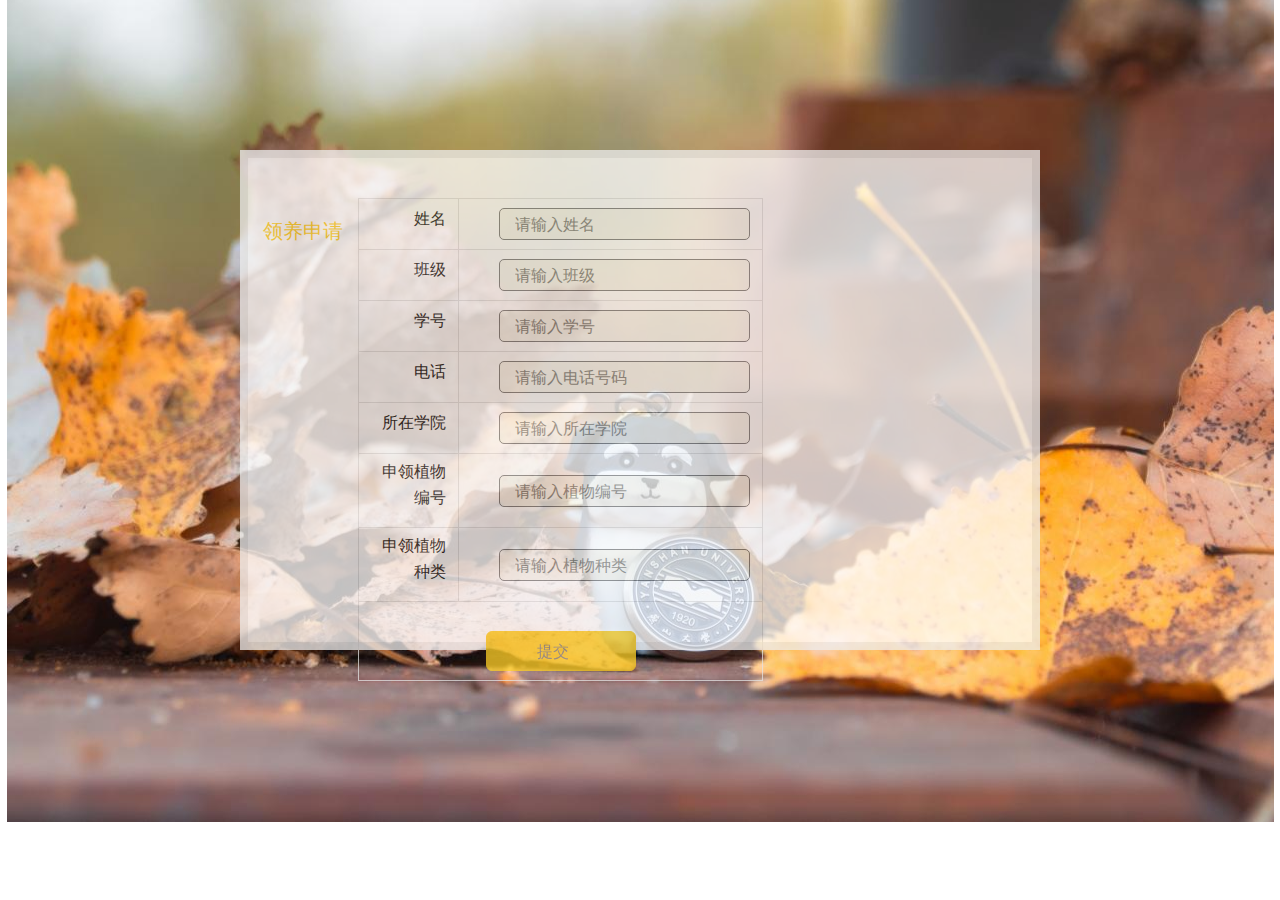
<file: Index/application.html>
﻿<!DOCTYPE html>

<html lang="en">

<head>

    <meta charset="utf-8">
    <title>领养申请</title>
    <!-- Mobile Specific Metas   自动调整适应设备页面 -->
    <meta name="viewport" content="width=device-width, initial-scale=1, shrink-to-fit=no">

    <!-- Favicons - Place favicon.ico in the root directory -->
    <link rel="icon" type="image/png" sizes="32x32" href="assets/img/logo/logo1.png">
    <meta name="msapplication-TileColor" content="#ffffff">
    <meta name="msapplication-TileImage" content="assets/img/logo/ms-icon-144x144.png">
    <!--这段话是什么意思-->
    <meta name="theme-color" content="#ffffff">

    <!--==============================
    	  Google Fonts
    	============================== -->
    <link rel="preconnect" href="https://fonts.googleapis.com/">
    <link rel="preconnect" href="https://fonts.gstatic.com/" crossorigin>
    <link href="https://fonts.googleapis.com/css2?family=Manrope:wght@200;300;400;500;600;700;800&display=swap"
        rel="stylesheet">
    <!--==============================
    	    All CSS File
    	============================== -->
    <!-- Bootstrap -->
    <link rel="stylesheet" href="assets/css/bootstrap.rtl.min.css">
    <!-- Fontawesome Icon -->
    <link rel="stylesheet" href="assets/css/all.min.css">
    <!-- Magnific Popup Magnific Popup 是一个用于创建各种类型弹出窗口的JavaScript插件，它支持图片、视频、表单、iframes和HTML内容。-->
    <link rel="stylesheet" href="assets/css/magnific-popup.min.css">
    <!-- Slick Slider Slick Slider 是一个流行的 JavaScript 滑块库，用于创建响应式和美观的滑块（slider）效果，通常用于轮播图（carousel）。-->
    <link rel="stylesheet" href="assets/css/slick.min.css">
    <!-- Odometer Odometer 是一个JavaScript库，用于在网页上创建漂亮的数字翻转动画，通常用于模拟里程表（odometer）效果。-->
    <link rel="stylesheet" href="assets/css/odometer.css">
    <!-- Theme Custom CSS  通常出现在使用主题（Theme）的网页中，特别是在WordPress等内容管理系统（CMS）中。 -->
    <link rel="stylesheet" href="assets/css/style.css">
    <link rel="stylesheet" href="assets/css/register.css">

</head>

<body>

    <div class="rg_layout">
        <div class="rg_left">
            <p class="p_reg">领养申请</p>

        </div>

        <div class="rg_center">
            <div class="re_form">

                <form action="#" method="post">
                    <table>
                        <tr>
                            <td class="td_left"><label for="username">姓名</label></td>
                            <td class="td_right"><input type="text" name="username" id="username" placeholder="请输入姓名">
                            </td>
                        </tr>

                        <tr>
                            <td class="td_left"><label for="password">班级</label></td>
                            <td class="td_right"><input type="password" name="name" id="password" placeholder="请输入班级">
                            </td>
                        </tr>

                        <tr>
                            <td class="td_left"><label for="email">学号</label></td>
                            <td class="td_right"><input type="email" name=email id="email" placeholder="请输入学号"></td>

                        </tr>
                        <tr>
                            <td class="td_left"><label for="name">电话</label></td>
                            <td class="td_right"><input type="text" name="name" id="name" placeholder="请输入电话号码"></td>

                        </tr>
                        <tr>
                            <td class="td_left"><label for="name">所在学院</label></td>
                            <td class="td_right"><input type="text" name="name" id="name" placeholder="请输入所在学院"></td>

                        </tr>

                        <tr>
                            <td class="td_left"><label for="phone">申领植物编号</label></td>
                            <td class="td_right"><input type="text" name="phone" id="phone" placeholder="请输入植物编号"></td>

                        </tr>

                        <tr>
                            <td class="td_left"><label for="phone">申领植物种类</label></td>
                            <td class="td_right"><input type="text" name="phone" id="phone" placeholder="请输入植物种类"></td>

                        </tr>

                        <tr>

                            <td colspan="2" align="center"><input type="submit" id="btn_sub" value="提交"></td>

                        </tr>


                    </table>
                </form>
            </div>
        </div>
    </div>
</body>

</html>
</file>
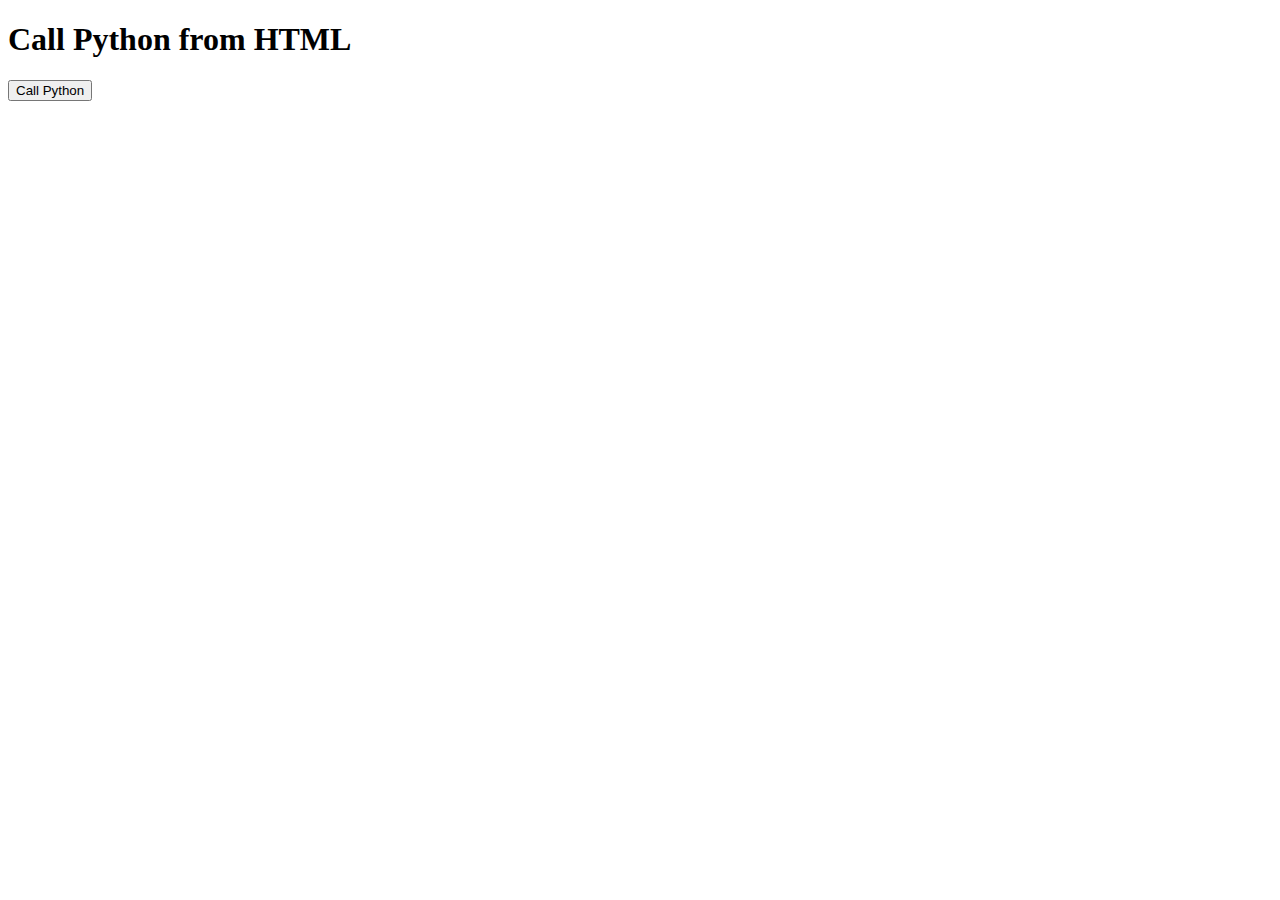
<file: Index/test.html>
<!DOCTYPE html>
<html lang="en">

<head>
    <meta charset="UTF-8">
    <meta name="viewport" content="width=device-width, initial-scale=1.0">
    <title>Call Python from HTML</title>
</head>

<body>
    <h1>Call Python from HTML</h1>
    <button onclick="callPython()">Call Python</button>
    <div id="output"></div>

    <script>
        function callPython() {
            var xhr = new XMLHttpRequest();
            xhr.open("GET", "/test", true);
            xhr.onreadystatechange = function () {
                if (xhr.readyState === 4 && xhr.status === 200) {
                    document.getElementById("output").innerHTML = xhr.responseText;
                }
            };
            xhr.send();
        }
    </script>
</body>

</html>
</file>
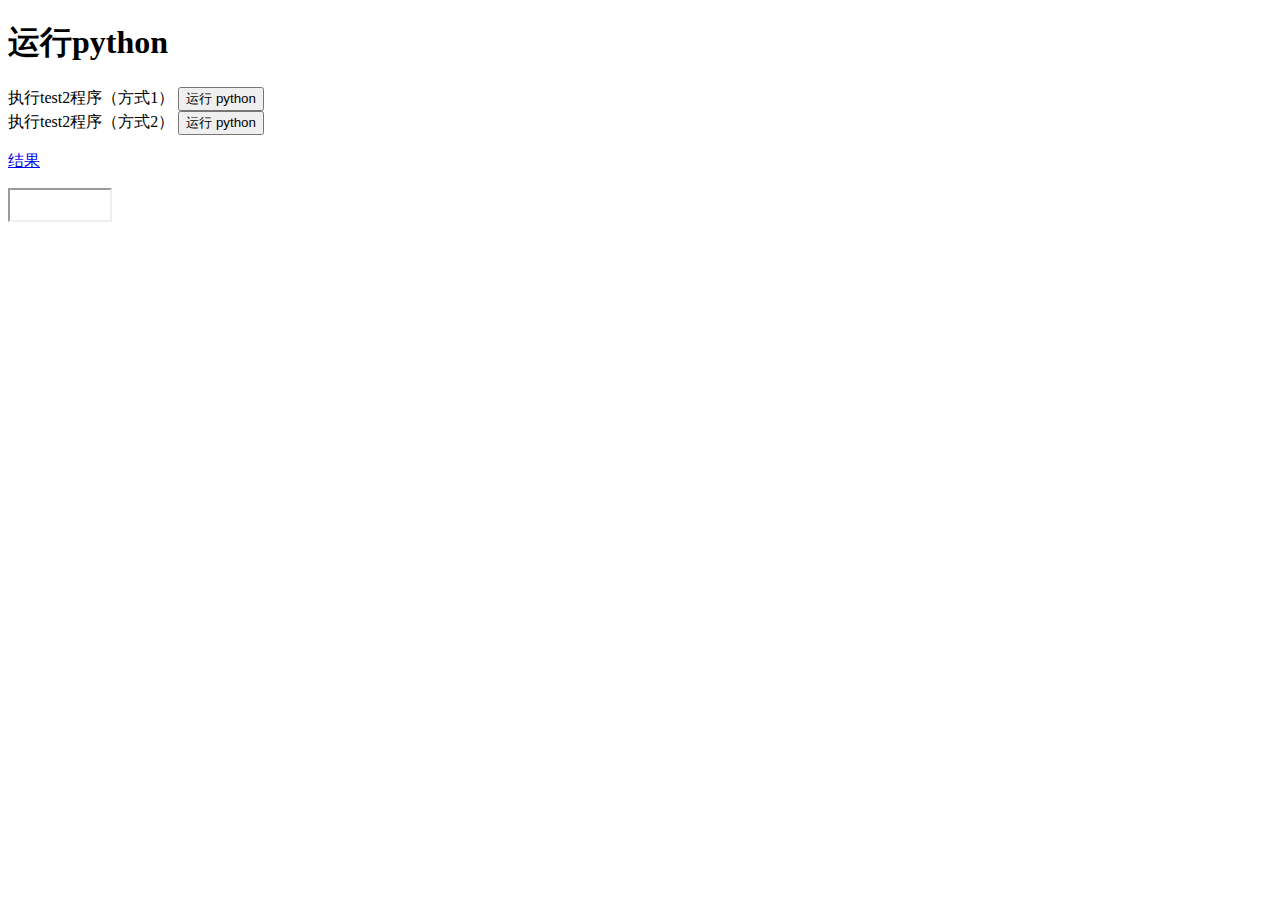
<file: Index/Untitled-1.html>
<!DOCTYPE html>
<html>

<head>
    <meta charset="utf-8">
    <script language="javascript">
        function exec1(command) {
            var ws = new ActiveXObject("WScript.Shell");
            ws.run(command);
        }     
    </script>
</head>

<body>
    <div id="header">
        <h1>运行python</h1>
    </div>

    <div id="nav1">
        执行test2程序（方式1）
        <button onclick="exec1('python 1.py')">运行 python</button>
    </div>

    <div id="nav2">
        执行test2程序（方式2）
        <input type="button" value="运行 python" onclick="exec1('python 1.py')" />
    </div>

    <!-- 读取python运行结果 -->
    <!-- 链接的 target 属性必须引用 iframe 的 name 属性 -->
    <div id="result">
        <p><a href="number.txt" target="result">结果</a></p>
        <iframe name="result" width="100" height="30" scrolling="no" frameborder="3"></iframe>
    </div>


</body>

</html>
</file>
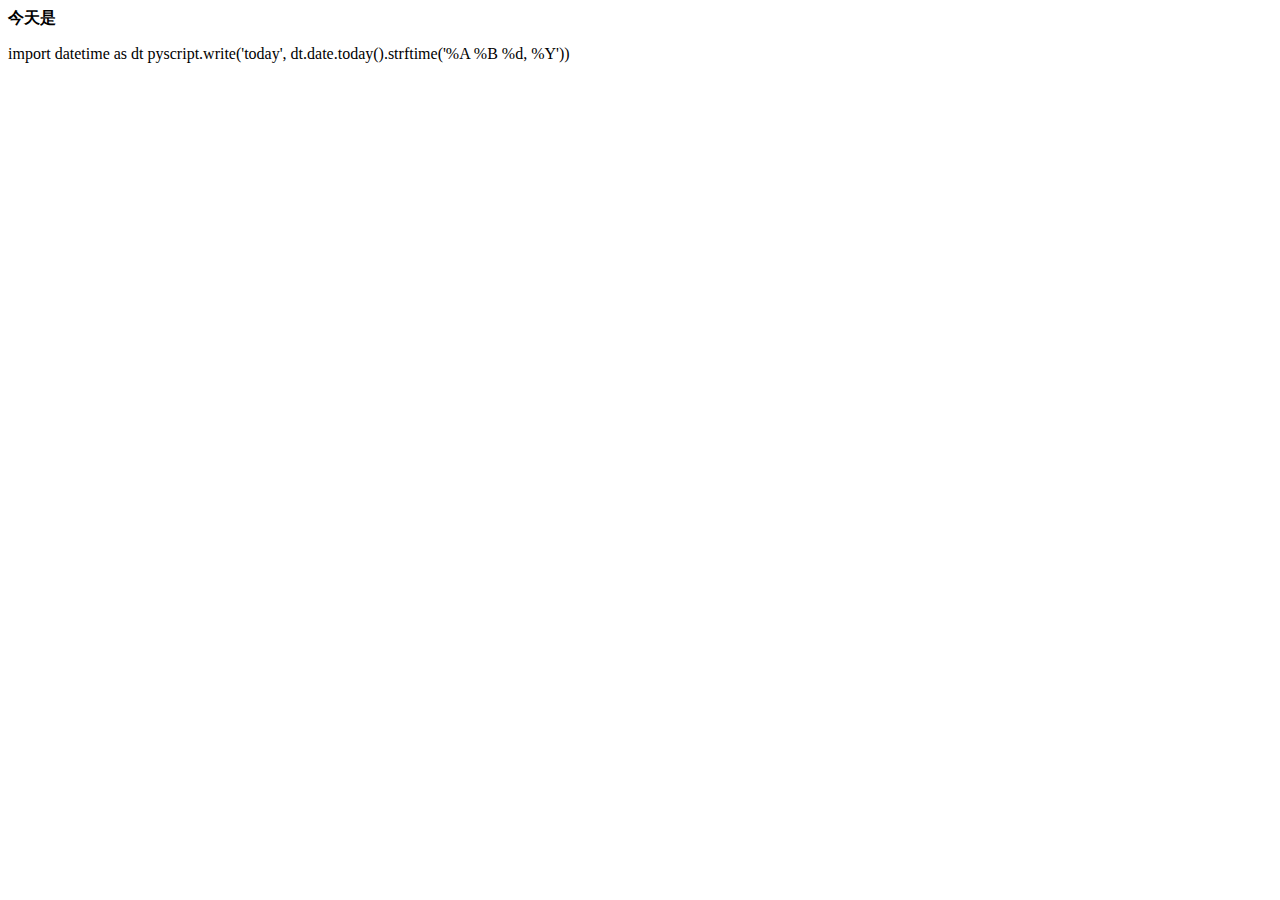
<file: Index/Untitled-2.html>
<html>

<head>
    <link rel="stylesheet" href="https://pyscript.net/alpha/pyscript.css" />
    <script defer src="https://pyscript.net/alpha/pyscript.js"></script>
</head>

<body>
    <b>
        <p>今天是<u><label id='today'></label></u></p>
    </b>
    <py-script>
        import datetime as dt
        pyscript.write('today', dt.date.today().strftime('%A %B %d, %Y'))
    </py-script>
</body>

</html>
</file>
<file: Index/assets/css/odometer.css>
.odometer.odometer-auto-theme, .odometer.odometer-theme-default {
  display: inline-block;
  vertical-align: middle;
  position: relative;
}
.odometer.odometer-auto-theme .odometer-digit, .odometer.odometer-theme-default .odometer-digit {
  display: inline-block;
  vertical-align: middle;
  position: relative;
}
.odometer.odometer-auto-theme .odometer-digit .odometer-digit-spacer, .odometer.odometer-theme-default .odometer-digit .odometer-digit-spacer {
  display: inline-block;
  vertical-align: middle;
  visibility: hidden;
}
.odometer.odometer-auto-theme .odometer-digit .odometer-digit-inner, .odometer.odometer-theme-default .odometer-digit .odometer-digit-inner {
  text-align: left;
  display: block;
  position: absolute;
  top: 0;
  left: -8px;
  right: -8px;
  bottom: 0;
  overflow: hidden;
}
.odometer.odometer-auto-theme .odometer-digit .odometer-ribbon, .odometer.odometer-theme-default .odometer-digit .odometer-ribbon {
  display: block;
}
.odometer.odometer-auto-theme .odometer-digit .odometer-ribbon-inner, .odometer.odometer-theme-default .odometer-digit .odometer-ribbon-inner {
  display: block;
  -webkit-backface-visibility: hidden;
}
.odometer.odometer-auto-theme .odometer-digit .odometer-value, .odometer.odometer-theme-default .odometer-digit .odometer-value {
  display: block;
  -webkit-transform: translateZ(0);
}
.odometer.odometer-auto-theme .odometer-digit .odometer-value.odometer-last-value, .odometer.odometer-theme-default .odometer-digit .odometer-value.odometer-last-value {
  position: absolute;
}
.odometer.odometer-auto-theme.odometer-animating-up .odometer-ribbon-inner, .odometer.odometer-theme-default.odometer-animating-up .odometer-ribbon-inner {
  -webkit-transition: -webkit-transform 2s;
  -moz-transition: -moz-transform 2s;
  -ms-transition: -ms-transform 2s;
  -o-transition: -o-transform 2s;
  transition: transform 2s;
}
.odometer.odometer-auto-theme.odometer-animating-up.odometer-animating .odometer-ribbon-inner, .odometer.odometer-theme-default.odometer-animating-up.odometer-animating .odometer-ribbon-inner {
  -webkit-transform: translateY(-100%);
  -moz-transform: translateY(-100%);
  -ms-transform: translateY(-100%);
  -o-transform: translateY(-100%);
  transform: translateY(-100%);
}
.odometer.odometer-auto-theme.odometer-animating-down .odometer-ribbon-inner, .odometer.odometer-theme-default.odometer-animating-down .odometer-ribbon-inner {
  -webkit-transform: translateY(-100%);
  -moz-transform: translateY(-100%);
  -ms-transform: translateY(-100%);
  -o-transform: translateY(-100%);
  transform: translateY(-100%);
}
.odometer.odometer-auto-theme.odometer-animating-down.odometer-animating .odometer-ribbon-inner, .odometer.odometer-theme-default.odometer-animating-down.odometer-animating .odometer-ribbon-inner {
  -webkit-transition: -webkit-transform 2s;
  -moz-transition: -moz-transform 2s;
  -ms-transition: -ms-transform 2s;
  -o-transition: -o-transform 2s;
  transition: transform 2s;
  -webkit-transform: translateY(0);
  -moz-transform: translateY(0);
  -ms-transform: translateY(0);
  -o-transform: translateY(0);
  transform: translateY(0);
}

.odometer.odometer-auto-theme, .odometer.odometer-theme-default {
/*  font-family: "Helvetica Neue", sans-serif;*/
  /*line-height: 1.1em;*/
}
.odometer.odometer-auto-theme .odometer-value, .odometer.odometer-theme-default .odometer-value {
  text-align: center;
}
</file>
<file: Index/assets/css/style.css>
@charset "UTF-8";

/*=================================
    CSS Index Here
==================================*/
/*

01. Theme Base
    1.1. Mixin
    1.2. Function
    1.3. Variable
    1.4. Typography
    1.5. Extend
    1.7. Wordpress Default
02. Reset
    2.1. Container
    2.2. Grid
    2.3. Input
    2.4. Slick Slider
    2.5. Mobile Menu
03. Utilities
    3.1. Preloader
    3.2. Buttons
    3.3. Titles
    3.4. Common
    3.6. Font
    3.7. Background
    3.8. Text Color
    3.9. Overlay
    3.10. Animation

04. Template Style
    4.1. Widget
    4.2. Header
    4.3. Footer
    4.4. Breadcumb
    4.5. Pagination
    4.6. Blog
    4.7. Comments
    4.8. Hero Area
    4.9. Error    
    4.00. Popup Search
    4.00. Popup Side Menu
    4.00. Wocommerce
    4.00. Subscribe
    4.00. Cart
    4.00. Checkout
    4.00. Wishlist
    4.00. Contact
    4.00. About
    4.00. Team
    4.00. Testimonial
    4.00. Counter
    4.00. Client
    4.00. Simple Sections
    4.00. Video
    4.00. Category
    4.00. Faq
    4.00. feature
    4.00. CTA
    4.00. Service
    4.00. Pricing
    4.00. Why choose Us
    4.00. Project
    4.00. Event
    4.00. Gallery
    4.00. Schedule

05. Spacing

*/
/*=================================
    CSS Index End
==================================*/
/*=================================
   01. Theme Base
==================================*/
/*------------------- 1.1. Mixin -------------------*/
/*------------------- 1.2. Function -------------------*/
/*------------------- 1.3. Variable-------------------*/
:root {
  --theme-color: #4BAF47;
  --title-color: #24231D;
  --body-color: #878680;
  --smoke-color: #F8F7F0;
  --smoke-color2: #EDF7ED;
  --smoke-color3: #F5F5F6;
  --smoke-color4: #F4F4F4;
  --smoke-color5: #F0F2F4;
  --black-color: #202020;
  --gray-color: #333F4D;
  --white-color: #ffffff;
  --light-color: #9fa2ad;
  --yellow-color: #FFB539;
  --success-color: #28a745;
  --error-color: #dc3545;
  --border-color: #E3E3E3;
  --title-font: "Manrope", sans-serif;
  --body-font: "Manrope", sans-serif;
  --icon-font: "Font Awesome 5 Free";
  --main-container: 1296px;
  --container-gutters: 24px;
  --section-space: 120px;
  --section-space-mobile: 80px;
  --section-title-space: 65px;
  --ripple-ani-duration: 5s;
}

/*------------------- 1.5. Typography -------------------*/
html,
body {
  scroll-behavior: smooth !important;
}

body {
  font-family: var(--body-font);
  font-size: 16px;
  font-weight: 400;
  color: var(--body-color);
  line-height: 26px;
  overflow-x: hidden;
  -webkit-font-smoothing: antialiased;
  /***scroll-bar***/
}

body::-webkit-scrollbar {
  width: 10px;
  height: 10px;
}

body::-webkit-scrollbar-track {
  background: rgba(251, 212, 81, 0.1);
}

body::-webkit-scrollbar-thumb {
  background: var(--theme-color);
  border-radius: 0px;
}

iframe {
  border: none;
  width: 100%;
}

.slick-slide:focus,
button:focus,
a:focus,
a:active,
input,
input:hover,
input:focus,
input:active,
textarea,
textarea:hover,
textarea:focus,
textarea:active {
  outline: none;
}

input:focus {
  outline: none;
  box-shadow: none;
}

img:not([draggable]),
embed,
object,
video {
  max-width: 100%;
  height: auto;
}

ul {
  list-style-type: disc;
}

ol {
  list-style-type: decimal;
}

table {
  margin: 0 0 1.5em;
  width: 100%;
  border-collapse: collapse;
  border-spacing: 0;
  border: 1px solid var(--border-color);
}

th {
  font-weight: 700;
  color: var(--title-color);
}

td,
th {
  border: 1px solid var(--border-color);
  padding: 9px 12px;
}

a {
  color: var(--theme-color);
  text-decoration: none;
  outline: 0;
  transition: all ease 0.4s;
}

a:hover {
  color: var(--title-color);
}

a:active,
a:focus,
a:hover,
a:visited {
  text-decoration: none;
  outline: 0;
}

button {
  transition: all ease 0.4s;
}

img {
  border: none;
  max-width: 100%;
}

ins {
  text-decoration: none;
}

pre {
  font-family: var(--body-font);
  background: #f5f5f5;
  color: #666;
  font-size: 14px;
  margin: 20px 0;
  overflow: auto;
  padding: 20px;
  white-space: pre-wrap;
  word-wrap: break-word;
}

span.ajax-loader:empty,
p:empty {
  display: none;
}

p {
  font-family: var(--body-font);
  margin: 0 0 18px 0;
  color: var(--body-color);
  line-height: 1.75;
}

h1 a,
h2 a,
h3 a,
h4 a,
h5 a,
h6 a,
p a,
span a {
  font-size: inherit;
  font-family: inherit;
  font-weight: inherit;
  line-height: inherit;
}

.h1,
h1,
.h2,
h2,
.h3,
h3,
.h4,
h4,
.h5,
h5,
.h6,
h6 {
  font-family: var(--title-font);
  color: var(--title-color);
  text-transform: none;
  font-weight: 700;
  line-height: 1.4;
  margin: 0 0 15px 0;
}

.h1,
h1 {
  font-size: 80px;
  line-height: 1.167;
}

.h2,
h2 {
  font-size: 48px;
  line-height: 1.187;
}

.h3,
h3 {
  font-size: 36px;
  line-height: 1.278;
}

.h4,
h4 {
  font-size: 24px;
  line-height: 1.333;
}

.h5,
h5 {
  font-size: 20px;
  line-height: 1.417;
}

.h6,
h6 {
  font-size: 18px;
  line-height: 1.5;
}

/* Medium Large devices */
@media (max-width: 1399px) {

  .h1,
  h1 {
    font-size: 48px;
  }
}

/* Large devices */
@media (max-width: 1199px) {

  .h1,
  h1 {
    font-size: 44px;
    line-height: 1.3;
  }

  .h2,
  h2 {
    font-size: 40px;
    line-height: 1.25;
  }

  .h3,
  h3 {
    font-size: 30px;
  }

  .h4,
  h4 {
    font-size: 24px;
  }

  .h5,
  h5 {
    font-size: 20px;
  }

  .h6,
  h6 {
    font-size: 16px;
  }
}

/* Small devices */
@media (max-width: 767px) {

  .h1,
  h1 {
    font-size: 40px;
  }

  .h2,
  h2 {
    font-size: 34px;
    line-height: 1.3;
  }

  .h3,
  h3 {
    font-size: 26px;
  }

  .h4,
  h4 {
    font-size: 22px;
  }

  .h5,
  h5 {
    font-size: 18px;
  }

  .h6,
  h6 {
    font-size: 16px;
  }
}

/* Extra small devices */
@media (max-width: 575px) {

  .h1,
  h1 {
    font-size: 34px;
    line-height: 1.35;
  }

  .h2,
  h2 {
    font-size: 30px;
  }
}

/* Extra small devices */
@media (max-width: 375px) {

  .h1,
  h1 {
    font-size: 32px;
  }
}

/*------------------- 1.6. Extend -------------------*/
/*------------------- 1.7. Wordpress Default -------------------*/
.admin-bar .default-header .sticky-wrapper.sticky {
  top: 32px;
}

.wp-block-search__label {
  position: relative;
  font-size: 24px;
  font-weight: 500 !important;
  font-family: var(--title-font);
  line-height: 1em;
  margin: -0.12em 0 25px 0;
}

p.has-drop-cap {
  margin-bottom: 20px;
}

.page--item p:last-child .alignright {
  clear: right;
}

.blog-title,
.pagi-title,
.breadcumb-title {
  word-break: break-word;
}

.blocks-gallery-caption,
.wp-block-embed figcaption,
.wp-block-image figcaption {
  color: var(--body-color);
}

.bypostauthor,
.gallery-caption {
  display: block;
}

.page-links,
.clearfix {
  clear: both;
}

.page--item {
  margin-bottom: 30px;
}

.page--item p {
  line-height: 1.8;
}

.page--item .th-comment-form {
  padding: 0;
}

.page--item .th-comments-wrap {
  margin-left: 0;
  margin-right: 0;
  margin-top: 30px;
}

.content-none-search {
  margin-top: 30px;
}

.wp-block-button.aligncenter {
  text-align: center;
}

.alignleft {
  display: inline;
  float: left;
  margin-bottom: 10px;
  margin-right: 1.5em;
}

.alignright {
  display: inline;
  float: right;
  margin-bottom: 10px;
  margin-left: 1.5em;
  margin-right: 1em;
}

.aligncenter {
  clear: both;
  display: block;
  margin-left: auto;
  margin-right: auto;
  max-width: 100%;
}

.gallery {
  margin-bottom: 1.5em;
  width: 100%;
}

.gallery-item {
  display: inline-block;
  text-align: center;
  vertical-align: top;
  width: 100%;
  padding: 0 5px;
}

.wp-block-columns {
  margin-bottom: 1em;
}

figure.gallery-item {
  margin-bottom: 10px;
  display: inline-block;
}

figure.wp-block-gallery {
  margin-bottom: 14px;
}

.gallery-columns-2 .gallery-item {
  max-width: 50%;
}

.gallery-columns-3 .gallery-item {
  max-width: 33.33%;
}

.gallery-columns-4 .gallery-item {
  max-width: 25%;
}

.gallery-columns-5 .gallery-item {
  max-width: 20%;
}

.gallery-columns-6 .gallery-item {
  max-width: 16.66%;
}

.gallery-columns-7 .gallery-item {
  max-width: 14.28%;
}

.gallery-columns-8 .gallery-item {
  max-width: 12.5%;
}

.gallery-columns-9 .gallery-item {
  max-width: 11.11%;
}

.gallery-caption {
  display: block;
  font-size: 12px;
  color: var(--body-color);
  line-height: 1.5;
  padding: 0.5em 0;
}

.wp-block-cover p:not(.has-text-color),
.wp-block-cover-image-text,
.wp-block-cover-text {
  color: var(--white-color);
}

.wp-block-cover {
  margin-bottom: 15px;
}

.wp-caption-text {
  text-align: center;
}

.wp-caption {
  margin-bottom: 1.5em;
  max-width: 100%;
}

.wp-caption .wp-caption-text {
  margin: 0.5em 0;
  font-size: 14px;
}

.wp-block-media-text,
.wp-block-media-text.alignwide,
figure.wp-block-gallery {
  margin-bottom: 30px;
}

.wp-block-media-text.alignwide {
  background-color: var(--smoke-color);
}

.editor-styles-wrapper .has-large-font-size,
.has-large-font-size {
  line-height: 1.4;
}

.wp-block-latest-comments a {
  color: inherit;
}

.wp-block-button {
  margin-bottom: 10px;
}

.wp-block-button:last-child {
  margin-bottom: 0;
}

.wp-block-button .wp-block-button__link {
  color: #fff;
}

.wp-block-button .wp-block-button__link:hover {
  color: #fff;
  background-color: var(--theme-color);
}

.wp-block-button.is-style-outline .wp-block-button__link {
  background-color: transparent;
  border-color: var(--title-color);
  color: var(--title-color);
}

.wp-block-button.is-style-outline .wp-block-button__link:hover {
  color: #fff;
  background-color: var(--theme-color);
  border-color: var(--theme-color);
}

.wp-block-button.is-style-squared .wp-block-button__link {
  border-radius: 0;
}

ol.wp-block-latest-comments li {
  margin: 15px 0;
}

ul.wp-block-latest-posts {
  padding: 0;
  margin: 0;
  margin-bottom: 15px;
}

ul.wp-block-latest-posts a {
  color: inherit;
}

ul.wp-block-latest-posts a:hover {
  color: var(--theme-color);
}

ul.wp-block-latest-posts li {
  margin: 15px 0;
}

.wp-block-search {
  display: flex;
  flex-wrap: wrap;
}

.wp-block-search .wp-block-search__inside-wrapper {
  border: 1px solid #EAEBEE;
  border-radius: 10px 0 0 10px;
  overflow: hidden;
}

.wp-block-search .wp-block-search__input {
  width: 100%;
  max-width: 100%;
  padding-left: 20px;
  border: 0;
}

.wp-block-search .wp-block-search__button {
  margin: 0;
  min-width: 110px;
  border: none;
  color: #fff;
  border-radius: 10px;
  background-color: var(--theme-color);
}

.wp-block-search .wp-block-search__button.has-icon {
  min-width: 55px;
}

.wp-block-search .wp-block-search__button:hover {
  background-color: var(--title-color);
}

.wp-block-search.wp-block-search__button-inside .wp-block-search__inside-wrapper {
  padding: 0;
  border: none;
}

.wp-block-search.wp-block-search__button-inside .wp-block-search__inside-wrapper .wp-block-search__input {
  padding: 0 8px 0 25px;
}

ul.wp-block-rss a {
  color: inherit;
}

.wp-block-group.has-background {
  padding: 15px 15px 1px;
  margin-bottom: 30px;
}

.wp-block-table td,
.wp-block-table th {
  border-color: rgba(0, 0, 0, 0.1);
}

.wp-block-table.is-style-stripes {
  border: 1px solid rgba(0, 0, 0, 0.1);
  margin-bottom: 30px;
}

.wp-block-table.is-style-stripes {
  border: 0;
  margin-bottom: 30px;
  border-bottom: 0;
}

.wp-block-table.is-style-stripes th,
.wp-block-table.is-style-stripes td {
  border-color: var(--border-color);
}

.logged-in .will-sticky .sticky-active.active,
.logged-in .preloader .btn {
  top: 32px;
}

@media (max-width: 782px) {

  .logged-in .will-sticky .sticky-active.active,
  .logged-in .preloader .btn {
    top: 46px;
  }
}

@media (max-width: 600px) {

  .logged-in .will-sticky .sticky-active.active,
  .logged-in .preloader .btn {
    top: 0;
  }
}

.post-password-form {
  margin-bottom: 30px;
  margin-top: 20px;
}

.post-password-form p {
  display: flex;
  position: relative;
  gap: 15px;
  /* Extra small devices */
}

@media (max-width: 575px) {
  .post-password-form p {
    flex-wrap: wrap;
  }
}

.post-password-form label {
  display: flex;
  align-items: center;
  flex: auto;
  margin-bottom: 0;
  line-height: 1;
  margin-top: 0;
  gap: 15px;
  /* Extra small devices */
}

@media (max-width: 575px) {
  .post-password-form label {
    flex-wrap: wrap;
  }
}

.post-password-form input {
  width: 100%;
  border: none;
  height: 55px;
  padding-left: 25px;
  color: var(--body-color);
  border: 1px solid var(--border-color);
}

.post-password-form input[type=submit] {
  padding-left: 0;
  padding-right: 0;
  margin: 0;
  width: 140px;
  border: none;
  color: #fff;
  background-color: var(--theme-color);
  text-align: center;
}

.post-password-form input[type=submit]:hover {
  background-color: var(--title-color);
}

.page-links {
  clear: both;
  margin: 0 0 1.5em;
  padding-top: 1em;
}

.page-links>.page-links-title {
  margin-right: 10px;
}

.page-links>span:not(.page-links-title):not(.screen-reader-text),
.page-links>a {
  display: inline-block;
  padding: 5px 13px;
  background-color: var(--white-color);
  color: var(--title-color);
  border: 1px solid rgba(0, 0, 0, 0.08);
  margin-right: 10px;
}

.page-links>span:not(.page-links-title):not(.screen-reader-text):hover,
.page-links>a:hover {
  opacity: 0.8;
  color: var(--white-color);
  background-color: var(--theme-color);
  border-color: transparent;
}

.page-links>span:not(.page-links-title):not(.screen-reader-text).current,
.page-links>a.current {
  background-color: var(--theme-color);
  color: var(--white-color);
  border-color: transparent;
}

.page-links span.screen-reader-text {
  display: none;
}

.blog-single .wp-block-archives-dropdown {
  margin-bottom: 30px;
}

.blog-single.format-quote,
.blog-single.format-link,
.blog-single.tag-sticky-2,
.blog-single.sticky {
  position: relative;
}

.blog-single.format-quote .blog-content,
.blog-single.format-link .blog-content,
.blog-single.tag-sticky-2 .blog-content,
.blog-single.sticky .blog-content {
  background-color: var(--smoke-color);
  border: none;
  padding: 40px;
  border-radius: 15px;
}

.blog-single.format-quote .blog-content:before,
.blog-single.format-link .blog-content:before,
.blog-single.tag-sticky-2 .blog-content:before,
.blog-single.sticky .blog-content:before {
  display: none;
}

.blog-single.format-quote:before,
.blog-single.format-link:before,
.blog-single.tag-sticky-2:before,
.blog-single.sticky:before {
  content: "\f0c1";
  position: absolute;
  font-family: "Font Awesome 6 Pro";
  font-size: 5rem;
  opacity: 0.3;
  right: 15px;
  line-height: 1;
  top: 15px;
  color: var(--theme-color);
  z-index: 1;
}

.blog-single.tag-sticky-2::before,
.blog-single.sticky::before {
  content: "\f08d";
  position: absolute;
  font-family: var(--icon-font);
  font-size: 16px;
  font-weight: 500;
  opacity: 1;
  right: 0;
  top: 0;
  color: var(--white-color);
  background-color: var(--theme-color);
  z-index: 1;
  height: 44px;
  width: 44px;
  line-height: 44px;
  text-align: center;
  border-radius: 0 15px 0 4px;
}

.blog-single.format-quote blockquote,
.blog-single.format-quote .wp-block-quote {
  background: var(--white-color);
  margin-bottom: 0;
}

.blog-single.format-quote:before {
  content: "\f10e";
  top: 0;
}

.blog-single .blog-content .wp-block-categories-dropdown.wp-block-categories,
.blog-single .blog-content .wp-block-archives-dropdown {
  display: block;
  margin-bottom: 30px;
}

.blog-single.format-chat .entry-content>p:nth-child(2n) {
  background: var(--smoke-color);
  padding: 5px 20px;
}

.blog-details .blog-single:before {
  display: none;
}

.blog-details .blog-single .blog-content {
  background-color: transparent;
  overflow: hidden;
}

.blog-details .blog-single .blog-content p:last-child {
  margin-bottom: 0;
}

.blog-details .blog-single.format-chat .blog-meta {
  margin-bottom: 20px;
}

.blog-details .blog-single.format-chat .blog-content>p:nth-child(2n) {
  background: var(--smoke-color);
  padding: 5px 20px;
}

.blog-details .blog-single.tag-sticky-2,
.blog-details .blog-single.sticky,
.blog-details .blog-single.format-quote,
.blog-details .blog-single.format-link {
  box-shadow: none;
  background-color: transparent;
}

.blog-details .blog-single.tag-sticky-2:before,
.blog-details .blog-single.sticky:before,
.blog-details .blog-single.format-quote:before,
.blog-details .blog-single.format-link:before {
  display: none;
}

.blog-single .wp-block-tag-cloud {
  margin-bottom: 20px;
}

.blog-single .wp-block-tag-cloud a {
  background-color: var(--smoke-color);
  color: var(--title-color);
  box-shadow: none;
}

.th-search {
  background-color: #f3f3f3;
  margin-bottom: 30px;
  border: 1px solid #f3f3f3;
}

.th-search .search-grid-content {
  padding: 30px;
  /* Small devices */
}

@media (max-width: 767px) {
  .th-search .search-grid-content {
    padding: 20px;
  }
}

.th-search .search-grid-title {
  font-size: 20px;
  margin-bottom: 5px;
  margin-top: 0;
}

.th-search .search-grid-title a {
  color: inherit;
}

.th-search .search-grid-title a:hover {
  color: var(--theme-color);
}

.th-search .search-grid-meta>* {
  display: inline-block;
  margin-right: 15px;
  font-size: 14px;
}

.th-search .search-grid-meta>*:last-child {
  margin-right: 0;
}

.th-search .search-grid-meta a,
.th-search .search-grid-meta span {
  color: var(--body-color);
}

/* Large devices */
@media (max-width: 1199px) {

  .blog-single.format-quote:before,
  .blog-single.format-link:before,
  .blog-single.tag-sticky-2:before,
  .blog-single.sticky:before {
    font-size: 14px;
    padding: 8px 16px;
  }

  .blog-single.format-quote:before {
    top: 15px;
  }
}

/* Small devices */
@media (max-width: 767px) {

  .blog-single.format-quote:before,
  .blog-single.format-link:before,
  .blog-single.tag-sticky-2:before,
  .blog-single.sticky:before {
    font-size: 14px;
    padding: 8px 16px;
  }
}

@media (max-width: 768px) {
  .wp-block-latest-comments {
    padding-left: 10px;
  }

  .page--content.clearfix+.th-comment-form {
    margin-top: 24px;
  }
}

.site {
  overflow-x: visible;
}

/*=================================
    02. Reset
==================================*/
/*------------------- 2.1. Container -------------------*/
/* Medium Large devices */
@media (max-width: 1399px) {
  :root {
    --main-container: 1250px;
  }
}

.container2 {
  --main-container: 1170px;
}

.container3 {
  --main-container: 1696px;
}

@media (min-width: 1400px) {

  .container,
  .container-lg,
  .container-md,
  .container-sm,
  .container-xl,
  .container-xxl {
    max-width: calc(var(--main-container) + var(--container-gutters));
  }
}

@media only screen and (min-width: 1300px) {

  .container3.px-0,
  .container2.px-0,
  .container-xxl.px-0,
  .container-xl.px-0,
  .container-lg.px-0,
  .container-md.px-0,
  .container-sm.px-0,
  .container.px-0 {
    max-width: var(--main-container);
  }
}

@media only screen and (max-width: 1600px) {
  .container-fluid.px-0 {
    padding-left: 15px !important;
    padding-right: 15px !important;
  }

  .container-fluid.px-0 .row {
    margin-left: 0 !important;
    margin-right: 0 !important;
  }
}

/*------------------- 2.2. Grid -------------------*/
.slick-track>[class*=col] {
  flex-shrink: 0;
  width: 100%;
  max-width: 100%;
  padding-right: calc(var(--bs-gutter-x) / 2);
  padding-left: calc(var(--bs-gutter-x) / 2);
  margin-top: var(--bs-gutter-y);
}

.gy-20 {
  --bs-gutter-y: 20px;
}

.gy-30 {
  --bs-gutter-y: 30px;
}

.gy-40 {
  --bs-gutter-y: 40px;
}

.gy-50 {
  --bs-gutter-y: 50px;
}

.gy-80 {
  --bs-gutter-y: 80px;
}

.gx-10 {
  --bs-gutter-x: 10px;
}

.gx-20 {
  --bs-gutter-x: 20px;
}

.gx-90 {
  --bs-gutter-x: 90px;
  /* Medium Large devices */
}

@media (max-width: 1399px) {
  .gx-90 {
    --bs-gutter-x: 24px;
  }
}

@media (min-width: 1299px) {
  .gx-60 {
    --bs-gutter-x: 60px;
  }
}

@media (min-width: 1399px) {
  .gx-30 {
    --bs-gutter-x: 30px;
  }

  .gx-25 {
    --bs-gutter-x: 25px;
  }

  .gx-40 {
    --bs-gutter-x: 40px;
  }
}

/* Large devices */
@media (max-width: 1199px) {
  .gy-80 {
    --bs-gutter-y: 40px;
  }
}

/* Medium devices */
@media (max-width: 991px) {
  .gy-50 {
    --bs-gutter-y: 40px;
  }
}

/*------------------- 2.3. Input -------------------*/
select,
.single-select,
.form-control,
.form-select,
textarea,
input {
  height: 58px;
  padding: 0 30px;
  border: 1px solid transparent;
  color: var(--body-color);
  background-color: var(--smoke-color);
  font-size: 16px;
  font-weight: 300;
  width: 100%;
  font-family: var(--body-font);
  transition: 0.4s ease-in-out;
  padding-right: 45px;
  border-radius: 5px;
}

select:focus,
.single-select:focus,
.form-control:focus,
.form-select:focus,
textarea:focus,
input:focus {
  outline: 0;
  box-shadow: none;
  border-color: var(--theme-color);
  background-color: var(--smoke-color);
}

select::-moz-placeholder,
.single-select::-moz-placeholder,
.form-control::-moz-placeholder,
.form-select::-moz-placeholder,
textarea::-moz-placeholder,
input::-moz-placeholder {
  color: var(--body-color);
}

select::-webkit-input-placeholder,
.single-select::-webkit-input-placeholder,
.form-control::-webkit-input-placeholder,
.form-select::-webkit-input-placeholder,
textarea::-webkit-input-placeholder,
input::-webkit-input-placeholder {
  color: var(--body-color);
}

select:-ms-input-placeholder,
.single-select:-ms-input-placeholder,
.form-control:-ms-input-placeholder,
.form-select:-ms-input-placeholder,
textarea:-ms-input-placeholder,
input:-ms-input-placeholder {
  color: var(--body-color);
}

select::placeholder,
.single-select::placeholder,
.form-control::placeholder,
.form-select::placeholder,
textarea::placeholder,
input::placeholder {
  color: var(--body-color);
}

select.style2,
.single-select.style2,
.form-control.style2,
.form-select.style2,
textarea.style2,
input.style2 {
  height: auto;
  border: none;
  border: 2px solid var(--theme-color);
  padding: 14.5px 30px;
  background-color: transparent;
  line-height: initial;
}

select.style2 option,
.single-select.style2 option,
.form-control.style2 option,
.form-select.style2 option,
textarea.style2 option,
input.style2 option {
  background-color: var(--title-color);
  color: var(--body-color);
  padding: 2px 15px;
}

select.style2::-moz-placeholder,
.single-select.style2::-moz-placeholder,
.form-control.style2::-moz-placeholder,
.form-select.style2::-moz-placeholder,
textarea.style2::-moz-placeholder,
input.style2::-moz-placeholder {
  color: var(--body-color);
}

select.style2::-webkit-input-placeholder,
.single-select.style2::-webkit-input-placeholder,
.form-control.style2::-webkit-input-placeholder,
.form-select.style2::-webkit-input-placeholder,
textarea.style2::-webkit-input-placeholder,
input.style2::-webkit-input-placeholder {
  color: var(--body-color);
}

select.style2:-ms-input-placeholder,
.single-select.style2:-ms-input-placeholder,
.form-control.style2:-ms-input-placeholder,
.form-select.style2:-ms-input-placeholder,
textarea.style2:-ms-input-placeholder,
input.style2:-ms-input-placeholder {
  color: var(--body-color);
}

select.style2::placeholder,
.single-select.style2::placeholder,
.form-control.style2::placeholder,
.form-select.style2::placeholder,
textarea.style2::placeholder,
input.style2::placeholder {
  color: var(--body-color);
}

select.style-white,
.single-select.style-white,
.form-control.style-white,
.form-select.style-white,
textarea.style-white,
input.style-white {
  background: var(--white-color);
}

select.style-border,
.single-select.style-border,
.form-control.style-border,
.form-select.style-border,
textarea.style-border,
input.style-border {
  background: transparent;
  border: 1px solid var(--border-color);
  border-radius: 0;
  color: var(--body-color);
}

select.style-border::placeholder,
.single-select.style-border::placeholder,
.form-control.style-border::placeholder,
.form-select.style-border::placeholder,
textarea.style-border::placeholder,
input.style-border::placeholder {
  color: var(--body-color);
}

select.style-border2,
.single-select.style-border2,
.form-control.style-border2,
.form-select.style-border2,
textarea.style-border2,
input.style-border2 {
  background: transparent;
  border: 1px solid #E8E8E8;
  border-radius: 0;
  color: var(--title-color);
}

select.style3,
.single-select.style3,
.form-control.style3,
.form-select.style3,
textarea.style3,
input.style3 {
  background: var(--smoke-color3);
}

.form-text {
  font-size: 16px;
}

.form-text a {
  color: var(--title-color);
  font-weight: 500;
}

.single-select,
.form-select,
select {
  display: block;
  width: 100%;
  line-height: 58px;
  cursor: pointer;
  background-image: url("data:image/svg+xml;charset=utf-8,%3Csvg xmlns='http://www.w3.org/2000/svg' viewBox='0 0 16 16'%3E%3Cpath fill='none' stroke='%23343a40' stroke-linecap='round' stroke-linejoin='round' stroke-width='2' d='M2 5l6 6 6-6'/%3E%3C/svg%3E");
  background-position: right 26px center;
  background-repeat: no-repeat;
  background-size: 16px 12px;
  -webkit-appearance: none;
  -moz-appearance: none;
  appearance: none;
}

.single-select:after,
.form-select:after,
select:after {
  right: 30px;
  height: 8px;
  width: 8px;
}

.single-select .list,
.form-select .list,
select .list {
  width: 100%;
}

textarea.form-control,
textarea {
  min-height: 150px;
  padding-top: 16px;
  padding-bottom: 17px;
}

textarea.form-control.style2,
textarea.style2 {
  min-height: 100px;
}

.form-group {
  margin-bottom: 20px;
  position: relative;
}

.form-group>i {
  display: inline-block;
  position: absolute;
  right: 25px;
  top: 21px;
  font-size: 16px;
  color: var(--body-color);
}

.form-group>i.fa-envelope {
  padding-top: 1px;
}

.form-group>i.fa-comment {
  margin-top: -2px;
}

.form-group>i.fa-chevron-down {
  width: 17px;
  background-color: var(--smoke-color);
}

.form-group.form-icon-left>i {
  display: inline-block;
  position: absolute;
  left: 25px;
  right: auto;
  top: 20px;
  font-size: 16px;
  color: var(--body-color);
  line-height: 1;
}

.form-group.form-icon-left>i.fa-envelope {
  padding-top: 0px;
}

.form-group.form-icon-left>i.fa-comment {
  margin-top: -2px;
}

.form-group.form-icon-left>i.fa-chevron-down {
  width: 17px;
  background-color: var(--smoke-color);
}

.form-group.form-icon-left input {
  padding: 0 30px 0 55px;
}

.form-group.has-label>i {
  top: 50px;
}

.form-group.has-icon .form-control {
  padding-left: 70px;
}

.form-group.has-icon .input-icon {
  display: inline-block;
  position: absolute;
  left: 40px;
  top: 18px;
  font-size: 16px;
  color: var(--body-color);
}

.form-group.has-icon .input-icon:hover {
  color: var(--theme-color);
}

.form-group.radius-group input {
  border-radius: 100px;
}

.form-group.style-2 .form-control {
  padding: 0 30px 0 55px;
}

.form-group.style-2 textarea.form-control {
  padding: 16px 30px 30px 55px;
}

.form-group.style-3 .form-control {
  padding: 0 60px 0 30px;
}

.form-group.style-4 i {
  color: var(--theme-color);
}

.form-group.style-4 .form-control {
  padding: 0 30px 0 60px;
  border: 1px solid #E3E1DC;
  height: 60px;
  line-height: 60px;
  color: var(--body-color);
}

.form-group.style-4 .form-control::placeholder {
  color: var(--body-color);
  font-size: 14px;
  font-weight: 300;
}

.form-group.style-4 textarea.form-control {
  line-height: normal;
  padding: 15px 30px 30px 60px;
}

input[type=date] {
  padding: 0 25px 0 25px;
  position: relative;
}

input[type=date]::-webkit-calendar-picker-indicator {
  background: transparent;
  position: absolute;
  left: 0px;
  height: 100%;
  width: 100%;
  z-index: 1;
  cursor: pointer;
}

[class*=col-].form-group>i {
  right: calc(var(--bs-gutter-x) / 2 + 25px);
}

[class*=col-].form-group .form-icon-left {
  left: calc(var(--bs-gutter-x) / 2 + 30px);
  right: auto;
}

option:checked,
option:focus,
option:hover {
  background-color: var(--theme-color);
  color: var(--white-color);
}

input::-webkit-outer-spin-button,
input::-webkit-inner-spin-button {
  -webkit-appearance: none;
  margin: 0;
}

/* Firefox */
input[type=number] {
  -moz-appearance: textfield;
}

input[type=checkbox] {
  visibility: hidden;
  opacity: 0;
  display: inline-block;
  vertical-align: middle;
  width: 0;
  height: 0;
  display: none;
  border-radius: 10px;
}

input[type=checkbox]:checked~label:before {
  content: "\f00c";
  color: var(--white-color);
  background-color: var(--theme-color);
  border-color: var(--theme-color);
}

input[type=checkbox]~label {
  position: relative;
  padding-left: 30px;
  cursor: pointer;
  display: block;
}

input[type=checkbox]~label:before {
  content: "";
  font-family: var(--icon-font);
  font-weight: 700;
  position: absolute;
  left: 0px;
  top: 3.5px;
  background-color: var(--white-color);
  border: 1px solid var(--theme-color);
  height: 18px;
  width: 18px;
  line-height: 18px;
  text-align: center;
  font-size: 12px;
}

input[type=checkbox].style2~label {
  color: #8B929C;
  padding-left: 23px;
  margin-bottom: -0.5em;
}

input[type=checkbox].style2~label:before {
  background-color: white;
  border: 1px solid rgb(247, 204, 215);
  height: 14px;
  width: 14px;
  line-height: 14px;
  border-radius: 3px;
  top: 6px;
}

input[type=checkbox].style2:checked~label:before {
  color: var(--theme-color);
}

input[type=radio] {
  visibility: hidden;
  opacity: 0;
  display: inline-block;
  vertical-align: middle;
  width: 0;
  height: 0;
  display: none;
}

input[type=radio]~label {
  position: relative;
  padding-left: 30px;
  cursor: pointer;
  line-height: 1;
  display: inline-block;
  font-weight: 600;
  margin-bottom: 0;
}

input[type=radio]~label::before {
  content: "\f111";
  position: absolute;
  font-family: var(--icon-font);
  left: 0;
  top: -2px;
  width: 20px;
  height: 20px;
  padding-left: 0;
  font-size: 0.6em;
  line-height: 19px;
  text-align: center;
  border: 1px solid var(--theme-color);
  border-radius: 100%;
  font-weight: 700;
  background: var(--white-color);
  color: transparent;
  transition: all 0.2s ease;
}

input[type=radio]:checked~label::before {
  border-color: var(--theme-color);
  background-color: var(--theme-color);
  color: var(--white-color);
}

label {
  margin-bottom: 0.5em;
  margin-top: -0.3em;
  display: block;
  color: var(--title-color);
  font-family: var(--body-font);
  font-size: 16px;
}

textarea.is-invalid,
select.is-invalid,
input.is-invalid,
.was-validated input:invalid {
  border: 1px solid var(--error-color) !important;
  background-position: right calc(0.375em + 0.8875rem) center;
  background-image: none;
}

textarea.is-invalid:focus,
select.is-invalid:focus,
input.is-invalid:focus,
.was-validated input:invalid:focus {
  outline: 0;
  box-shadow: none;
}

textarea.is-invalid {
  background-position: top calc(0.375em + 0.5875rem) right calc(0.375em + 0.8875rem);
}

.row.no-gutters>.form-group {
  margin-bottom: 0;
}

.form-messages {
  display: none;
}

.form-messages.mb-0 * {
  margin-bottom: 0;
}

.form-messages.success {
  color: var(--success-color);
  display: block;
}

.form-messages.error {
  color: var(--error-color);
  display: block;
}

.form-messages pre {
  padding: 0;
  background-color: transparent;
  color: inherit;
}

/*------------------- 2.4. Slick Slider -------------------*/
.slick-track>[class*=col] {
  flex-shrink: 0;
  width: 100%;
  max-width: 100%;
  padding-right: calc(var(--bs-gutter-x) / 2);
  padding-left: calc(var(--bs-gutter-x) / 2);
  margin-top: var(--bs-gutter-y);
}

.slick-track {
  min-width: 100%;
}

.slick-list {
  padding-left: 0;
  padding-right: 0;
  overflow: hidden;
}

.slick-slide img {
  display: inline-block;
}

.slick-dots {
  list-style-type: none;
  padding: 0;
  margin: 40px 0 0px 0;
  line-height: 0;
  text-align: center;
  height: max-content;
}

.slick-dots li {
  display: inline-block;
  margin-right: 8px;
}

.slick-dots li:last-child {
  margin-right: 0;
}

.slick-dots button {
  font-size: 0;
  padding: 0;
  width: 8px;
  height: 8px;
  line-height: 0;
  border-radius: 9999px;
  border: none;
  background-color: var(--theme-color);
  transition: all ease 0.4s;
  position: relative;
}

.slick-dots button:hover {
  border-color: var(--theme-color);
}

.slick-dots .slick-active button {
  background-color: var(--theme-color);
  width: 40px;
}

.slick-arrow {
  --pos-x: 362px;
  display: inline-block;
  padding: 0;
  background-color: var(--white-color);
  color: var(--title-color);
  position: absolute;
  top: 50%;
  border: none;
  border-radius: 50%;
  right: var(--pos-x, 120px);
  width: var(--icon-size, 53px);
  height: var(--icon-size, 53px);
  line-height: var(--icon-size, 55px);
  font-size: var(--icon-font-size, 18px);
  margin-top: calc(var(--icon-size, 53px) / -1);
  z-index: 2;
  opacity: 0.2;
}

.slick-arrow.default {
  position: relative;
  --pos-x: 0;
  margin-top: 0;
}

.slick-arrow.slick-next {
  margin-top: 20px;
}

.slick-arrow:hover {
  opacity: 1;
}

.arrow-style2 .slick-arrow {
  --icon-size: 65px;
  background: var(--theme-color);
  opacity: 1;
  color: var(--white-color);
}

.arrow-style2 .slick-arrow:hover {
  background: var(--smoke-color2);
  color: var(--theme-color);
}

.arrow-style3 .slick-arrow {
  --icon-size: 60px;
  --pos-x: 30px;
  margin-top: calc(var(--icon-size) / -3);
  background: var(--theme-color);
  color: var(--white-color);
}

.arrow-style3 .slick-arrow.slick-prev {
  --pos-x: 30px;
  right: auto;
  left: var(--pos-x);
}

.arrow-style3 .slick-arrow:hover {
  background: var(--white-color);
  color: var(--theme-color);
}

.arrow-margin .slick-arrow {
  top: calc(50% - 30px);
}

.arrow-wrap .slick-arrow {
  opacity: 0;
  visibility: hidden;
}

.arrow-wrap:hover .slick-arrow {
  opacity: 1;
  visibility: visible;
}

/* Hight Resoulation devices */
@media (min-width: 1922px) {
  .slick-arrow {
    --pos-x: 362px;
  }
}

@media (max-width: 1600px) {
  .slick-arrow {
    --pos-x: 212px;
  }
}

/* Extra large devices */
@media (max-width: 1500px) {
  .slick-arrow {
    --pos-x: 132px;
  }
}

/* Medium Large devices */
@media (max-width: 1399px) {
  .slick-arrow {
    --pos-x: 120px;
  }
}

@media (max-width: 1200px) {
  .slick-arrow {
    --pos-x: 42px;
  }
}

/* Medium devices */
@media (max-width: 991px) {
  .slick-arrow {
    display: none;
  }

  .slick-dots {
    margin: 40px 0 0 0;
  }

  .icon-box .slick-arrow {
    margin-right: 0;
  }
}

.slick-3d-active {
  margin-left: -12%;
  margin-right: -12%;
}

.slick-3d-active .slick-list {
  padding-left: 30% !important;
  padding-right: 30% !important;
}

.slick-3d-active .slick-track {
  max-width: 100% !important;
  transform: translate3d(0, 0, 0) !important;
  perspective: 100px;
}

.slick-3d-active .slick-slide {
  position: absolute;
  top: 0;
  left: 0;
  right: 0;
  bottom: 0;
  margin: auto;
  opacity: 0;
  width: 100% !important;
  transform: translate3d(0, 0, 0);
  transition: transform 1s, opacity 1s;
}

.slick-3d-active .slick-3d-next,
.slick-3d-active .slick-3d-prev,
.slick-3d-active .slick-3d-next2,
.slick-3d-active .slick-3d-prev2 {
  display: block;
}

.slick-3d-active .slick-current {
  opacity: 1;
  position: relative;
  display: block;
  z-index: 2;
}

.slick-3d-active .slick-3d-next {
  opacity: 1;
  transform: translate3d(50%, 0, -21px);
  z-index: 1;
  perspective: 1000px;
}

.slick-3d-active .slick-3d-next2 {
  opacity: 1;
  transform: translate3d(40%, 0, -23px);
  z-index: 0;
  perspective: 1000px;
}

.slick-3d-active .slick-3d-prev {
  opacity: 1;
  transform: translate3d(-50%, 0, -21px);
}

.slick-3d-active .slick-3d-prev .testi-card {
  box-shadow: none;
}

.slick-3d-active .slick-3d-prev2 {
  opacity: 1;
  transform: translate3d(-40%, 0, -23px);
}

/*------------------- 2.5. Mobile Menu -------------------*/
.mobile-menu-wrapper {
  position: fixed;
  top: 0;
  left: 0;
  bottom: 0;
  background-color: rgba(0, 0, 0, 0.6);
  z-index: 999999;
  width: 0;
  width: 100%;
  height: 100%;
  transition: all ease 0.8s;
  opacity: 0;
  visibility: hidden;
}

.mobile-menu-wrapper .mobile-logo {
  padding-bottom: 30px;
  padding-top: 40px;
  display: block;
  text-align: center;
  background-color: var(--white-color);
  border-bottom: 1px solid var(--border-color);
}

.mobile-menu-wrapper .mobile-logo svg {
  max-width: 185px;
}

.mobile-menu-wrapper .menu-toggle {
  border: none;
  font-size: 22px;
  position: absolute;
  right: -16.5px;
  top: 25px;
  padding: 0;
  line-height: 1;
  width: 33px;
  height: 33px;
  line-height: 36px;
  font-size: 14px;
  z-index: 1;
  color: var(--white-color);
  background-color: var(--theme-color);
  border-radius: 50%;
}

.mobile-menu-wrapper .menu-toggle:hover {
  background-color: var(--title-color);
  color: var(--white-color);
}

.mobile-menu-wrapper .mobile-menu-area {
  width: 100%;
  max-width: 310px;
  background-color: var(--white-color);
  border-right: 3px solid var(--theme-color);
  height: 100%;
  position: relative;
  left: -110%;
  opacity: 0;
  visibility: hidden;
  transition: all ease 1s;
  z-index: 1;
}

.mobile-menu-wrapper.body-visible {
  opacity: 1;
  visibility: visible;
}

.mobile-menu-wrapper.body-visible .mobile-menu-area {
  left: 0;
  opacity: 1;
  visibility: visible;
}

.mobile-menu {
  overflow-y: scroll;
  max-height: calc(100vh - 200px);
  padding-bottom: 40px;
  margin-top: 33px;
  text-align: left;
}

.mobile-menu::-webkit-scrollbar {
  display: none;
}

.mobile-menu ul {
  margin: 0;
  padding: 0 0;
}

.mobile-menu ul li {
  border-bottom: 1px solid var(--border-color);
  list-style-type: none;
}

.mobile-menu ul li li:first-child {
  border-top: 1px solid var(--border-color);
}

.mobile-menu ul li a {
  display: block;
  position: relative;
  padding: 12px 0;
  line-height: 1.4;
  font-size: 16px;
  color: var(--title-color);
}

.mobile-menu ul li.active-class>a {
  color: var(--theme-color);
}

.mobile-menu ul li.active-class>a:before {
  background: var(--theme-color);
  border-color: var(--theme-color);
}

.mobile-menu ul li ul li {
  padding-left: 20px;
}

.mobile-menu ul li ul li:last-child {
  border-bottom: none;
}

.mobile-menu ul .submenu-item-has-children>a .mean-expand-class {
  position: absolute;
  right: 0;
  top: 50%;
  font-weight: 400;
  font-size: 10px;
  width: 25px;
  height: 25px;
  line-height: 25px;
  margin-top: -12.5px;
  display: inline-block;
  text-align: center;
  background-color: var(--smoke-color2);
  color: var(--body-color);
  box-shadow: 0 0 20px -8px rgba(173, 136, 88, 0.5);
  border-radius: 50%;
}

.mobile-menu ul .submenu-item-has-children>a .mean-expand-class:before {
  content: "\f067";
  font-family: var(--icon-font);
  font-weight: 700;
}

.mobile-menu ul .submenu-item-has-children.active-class>a .mean-expand-class:before {
  content: "\f068";
}

.mobile-menu>ul {
  padding: 0 40px;
}

.mobile-menu>ul>li:last-child {
  border-bottom: none;
}

@media (max-width: 400px) {
  .mobile-menu-wrapper .mobile-menu-area {
    width: 100%;
    max-width: 270px;
  }

  .mobile-menu>ul {
    padding: 0 20px;
  }
}

/*=================================
    03. Utilities
==================================*/
/*------------------- 3.1. Preloader -------------------*/
.preloader {
  position: fixed;
  left: 0;
  right: 0;
  top: 0;
  bottom: 0;
  z-index: 999;
  background-color: var(--white-color);
}

.preloader .btn {
  padding: 15px 20px;
  border-radius: 0;
  font-size: 14px;
  text-transform: capitalize;
}

.preloader .btn:after {
  border-radius: 0;
}

.preloader-inner {
  text-align: center;
  position: absolute;
  left: 50%;
  top: 50%;
  transform: translate(-50%, -50%);
  text-align: center;
  line-height: 1;
}

.preloader-inner img {
  display: block;
  margin: 0 auto 30px auto;
}

.loader,
.loader:before,
.loader:after {
  border-radius: 50%;
  width: 2.5em;
  height: 2.5em;
  animation-fill-mode: both;
  animation: bblFadInOut 1.8s infinite ease-in-out;
}

.loader {
  color: var(--theme-color);
  font-size: 7px;
  position: relative;
  text-indent: -9999em;
  transform: translateZ(0);
  animation-delay: -0.16s;
  display: inline-block;
}

.loader:before,
.loader:after {
  content: "";
  position: absolute;
  top: 0;
}

.loader:before {
  left: -3.5em;
  animation-delay: -0.32s;
}

.loader:after {
  left: 3.5em;
}

@keyframes bblFadInOut {

  0%,
  80%,
  100% {
    box-shadow: 0 2.5em 0 -1.3em;
  }

  40% {
    box-shadow: 0 2.5em 0 0;
  }
}

/*------------------- 3.2. Buttons -------------------*/
.btn {
  position: relative;
  z-index: 2;
  vertical-align: middle;
  display: inline-flex;
  border: none;
  align-items: center;
  text-align: center;
  background-color: var(--theme-color);
  color: var(--white-color);
  font-family: var(--body-font);
  font-size: 16px;
  font-weight: 600;
  line-height: 25px;
  padding: 15px 32px;
  overflow: hidden;
  transition: all 0.35s;
  border-radius: 5px;
  /* Medium Large devices */
}

.btn i {
  position: relative;
  top: 1px;
  margin-left: 5px;
  transition: 0.4s;
}

.btn:after {
  animation: opacityFallbackOut 0.5s step-end forwards;
  backface-visibility: hidden;
  background-color: var(--white-color);
  clip-path: polygon(-1% 0, 0 0, -25% 100%, -1% 100%);
  content: "";
  height: 100%;
  left: 0;
  position: absolute;
  top: 0;
  transform: translateZ(0);
  transition: clip-path 0.5s cubic-bezier(0.165, 0.84, 0.44, 1), -webkit-clip-path 0.5s cubic-bezier(0.165, 0.84, 0.44, 1);
  width: 100%;
  border-radius: 5px;
  z-index: -1;
}

.btn:focus,
.btn:hover,
.btn.active {
  color: var(--theme-color);
  outline: none;
  box-shadow: none;
}

.btn:focus:after,
.btn:hover:after,
.btn.active:after {
  animation: opacityFallbackIn 0s step-start forwards;
  clip-path: polygon(0 0, 101% 0, 101% 101%, 0 101%);
}

.btn:focus i,
.btn:hover i,
.btn.active i {
  margin-left: 10px;
  margin-right: -5px;
}

.btn.style2:focus,
.btn.style2:hover,
.btn.style2.active {
  color: var(--title-color);
}

.btn.style3 {
  background: var(--white-color);
  color: var(--title-color);
}

.btn.style3:after {
  background: var(--theme-color);
}

.btn.style3:focus,
.btn.style3:hover,
.btn.style3.active {
  color: var(--white-color);
}

.btn.style4:after {
  background: var(--title-color);
}

.btn.style4:focus,
.btn.style4.active,
.btn.style4:hover {
  color: var(--white-color);
}

.btn.style5 {
  border-radius: 0;
  padding: 21px 34px 23px;
  background: var(--title-color);
}

.btn.style5:before {
  border-radius: 0;
  transform: none;
  left: 0;
  width: 0;
}

.btn.style5:hover:before {
  background-color: var(--theme-color);
  width: 100%;
}

.btn.style6 {
  border-radius: 0;
  background: var(--theme-color);
  font-weight: 600;
  font-size: 14px;
  letter-spacing: 0.05em;
}

.btn.style6:before {
  border-radius: 0;
  transform: none;
  left: 0;
  width: 0;
}

.btn.style6:hover:before {
  width: 100%;
}

.btn.style-border {
  color: var(--body-color);
  border: 1px solid var(--border-color);
  background: transparent;
}

.btn.style-border:after {
  background: var(--theme-color);
}

.btn.style-border:active,
.btn.style-border:focus,
.btn.style-border:hover {
  color: var(--white-color);
}

.btn.btn-border2 {
  color: var(--theme-color);
  padding: 19.5px 40px 19.5px 40px;
}

.btn.btn-border2:before {
  background: transparent;
  border: 1px solid var(--theme-color);
}

.btn.btn-border2:active,
.btn.btn-border2:focus,
.btn.btn-border2:hover {
  color: var(--white-color);
}

.btn.btn-border2:active:before,
.btn.btn-border2:focus:before,
.btn.btn-border2:hover:before {
  background-color: var(--theme-color);
}

.btn.btn-border3 {
  color: var(--white-color);
  padding: 19.5px 21px 19.5px 25px;
}

.btn.btn-border3:before {
  background: transparent;
  border: 1px solid var(--white-color);
}

.btn.btn-border3:active,
.btn.btn-border3:focus,
.btn.btn-border3:hover {
  color: var(--theme-color);
}

.btn.btn-border3:active:before,
.btn.btn-border3:focus:before,
.btn.btn-border3:hover:before {
  background-color: var(--white-color);
}

.btn.btn-border4 {
  color: var(--title-color);
  border: 1px solid var(--title-color);
  border-radius: 0;
  font-family: var(--title-font);
}

.btn.btn-border4:before {
  display: none;
}

.btn.btn-border4:active,
.btn.btn-border4:focus,
.btn.btn-border4:hover {
  color: var(--white-color);
  background: var(--title-color);
}

.btn.style-r0:before {
  border-radius: 0;
}

.btn.w-100 {
  width: 100%;
  justify-content: center;
}

@media (max-width: 1299px) {
  .btn {
    padding: 15px 20px;
  }
}

.icon-btn {
  display: inline-block;
  width: var(--btn-size, 50px);
  height: var(--btn-size, 50px);
  line-height: var(--btn-size, 48px);
  font-size: var(--btn-font-size, 16px);
  background-color: var(--theme-color);
  color: var(--white-color);
  text-align: center;
  border-radius: 5px;
  border: none;
  transition: 0.4s ease-in-out;
}

.icon-btn:hover {
  background-color: var(--title-color);
  color: var(--white-color);
}

.icon-btn.btn-border {
  background: transparent;
  border: 2px solid var(--theme-color);
  color: var(--theme-color);
}

.icon-btn.btn-border:hover {
  background: var(--theme-color);
  color: var(--white-color);
}

.play-btn {
  display: inline-block;
  position: relative;
  z-index: 1;
}

.play-btn>i {
  display: inline-block;
  width: var(--icon-size, 80px);
  height: var(--icon-size, 80px);
  line-height: var(--icon-size, 80px);
  text-align: center;
  background-color: var(--theme-color);
  border: 0;
  color: var(--white-color);
  font-size: var(--icon-font-size, 30px);
  border-radius: 50%;
  z-index: 1;
  transition: all ease 0.4s;
}

.play-btn:after,
.play-btn:before {
  content: "";
  position: absolute;
  left: 0;
  top: 0;
  right: 0;
  bottom: 0;
  background-color: transparent;
  border: 2px solid var(--white-color);
  z-index: -1;
  border-radius: 50%;
  transition: all ease 0.4s;
}

.play-btn:after {
  animation-delay: 2s;
}

.play-btn:hover i {
  background-color: var(--theme-color);
  color: var(--white-color);
}

.play-btn.style2:before,
.play-btn.style2:after {
  background-color: transparent;
  border: 1px solid var(--white-color);
}

.play-btn.style3>i {
  background-color: var(--theme-color);
  color: var(--white-color);
  font-size: 20px;
}

.play-btn.style3:before,
.play-btn.style3:after {
  background-color: var(--white-color);
}

.play-btn.style3:hover>i {
  background-color: var(--white-color);
  color: var(--theme-color);
}

.link-btn {
  font-size: 14px;
  font-weight: 800;
  display: inline-block;
  line-height: 0.8;
  position: relative;
  padding-bottom: 2px;
  margin-bottom: -2px;
  color: var(--title-color);
}

.link-btn i {
  margin-left: 3px;
  font-size: 0.9rem;
}

.link-btn:before {
  content: "";
  position: absolute;
  left: 0;
  bottom: 0;
  width: 0;
  height: 2px;
  background-color: var(--theme-color);
  transition: all ease 0.4s;
}

.link-btn:hover {
  color: var(--theme-color);
}

.link-btn:hover::before {
  width: 100%;
}

.link-btn.style2 {
  font-weight: 500;
  font-family: var(--body-font);
  color: var(--title-color);
  display: inline-flex;
  text-transform: capitalize;
}

.link-btn.style2:before {
  background-color: var(--title-color);
  bottom: -3px;
  left: 0px;
  height: 1px;
  width: 100%;
}

.link-btn.style2:hover {
  color: var(--theme-color);
}

.link-btn.style2:hover:before {
  background-color: var(--theme-color);
  width: calc(100% - 55px);
}

.line-btn {
  font-size: 14px;
  font-weight: 600;
  display: inline-block;
  line-height: 0.8;
  position: relative;
  padding-bottom: 4px;
  margin-bottom: -1px;
  text-transform: uppercase;
  color: var(--theme-color);
}

.line-btn i {
  margin-left: 5px;
  font-size: 0.9rem;
}

.line-btn:before {
  content: "";
  position: absolute;
  left: 0;
  bottom: 0;
  width: 100%;
  height: 1px;
  background-color: var(--theme-color);
  transition: all ease 0.4s;
}

.line-btn:hover {
  color: var(--title-color);
}

.line-btn:hover::before {
  background-color: var(--title-color);
  width: 45px;
}

.scroll-top {
  position: fixed;
  right: 30px;
  bottom: 30px;
  height: 50px;
  width: 50px;
  cursor: pointer;
  display: block;
  border-radius: 50px;
  z-index: 10000;
  opacity: 1;
  visibility: hidden;
  transform: translateY(45px);
  transition: all 300ms linear;
}

.scroll-top:after {
  content: "\f062";
  font-family: var(--icon-font);
  font-weight: 700;
  position: absolute;
  text-align: center;
  line-height: 50px;
  font-size: 20px;
  color: var(--theme-color);
  left: 0;
  top: 0;
  height: 50px;
  width: 50px;
  cursor: pointer;
  display: block;
  z-index: 1;
  border: 2px solid var(--theme-color);
  box-shadow: none;
  border-radius: 50%;
}

.scroll-top svg {
  color: var(--theme-color);
  border-radius: 50%;
  background: var(--white-color);
}

.scroll-top svg path {
  fill: none;
}

.scroll-top .progress-circle path {
  stroke: var(--theme-color);
  stroke-width: 20px;
  box-sizing: border-box;
  transition: all 400ms linear;
}

.scroll-top.show {
  opacity: 1;
  visibility: visible;
  transform: translateY(0);
}

/* Small devices */
@media (max-width: 767px) {
  .play-btn {
    --icon-size: 70px;
    --icon-font-size: 24px;
  }

  .btn {
    font-size: 14px;
    font-weight: 600;
    line-height: 1;
    padding: 17px 25px;
  }

  .scroll-btn img {
    width: 70px;
  }

  .scroll-btn.show {
    bottom: -50px;
  }
}

/*------------------- 3.3. Titles -------------------*/
.sec-title {
  margin-bottom: calc(var(--section-title-space) - 43px);
  margin-top: -0.23em;
  font-weight: 800;
}

.sub-title {
  color: var(--theme-color);
  text-transform: uppercase;
  font-size: 14px;
  letter-spacing: 3px;
  margin-bottom: 22px;
  position: relative;
  font-weight: 700;
  font-family: var(--body-font);
  display: block;
  align-items: center;
  margin-top: 0;
}

.sub-title.style2 {
  display: block;
  letter-spacing: 4.2px;
  margin-top: -0.4em;
}

.sub-title.style2:after {
  display: none;
}

.box-title {
  font-size: 24px;
  line-height: 1.417;
  font-weight: 600;
  margin-top: -0.3em;
}

.box-title a {
  color: inherit;
}

.box-title a:hover {
  color: var(--theme-color);
}

.sec-text {
  font-size: 16px;
  margin-top: 30px;
  line-height: 1.667;
  margin-bottom: 0;
}

.title-area {
  margin-bottom: calc(var(--section-title-space) - 17px);
  position: relative;
  z-index: 2;
}

.title-area.mb-0 .sec-title {
  margin-bottom: 17px;
}

.title-area .btn {
  margin-top: 36px;
}

.title-area .checklist {
  margin-top: 30px;
}

.white-title {
  color: #fff;
  font-weight: 700;
  position: relative;
  padding-bottom: 9px;
  margin-bottom: 19px;
}

.white-title:after {
  content: "";
  position: absolute;
  left: 0;
  bottom: 0;
  background: #fff;
  height: 2px;
  width: 50px;
}

.page-title {
  font-size: 36px;
  font-weight: 800;
  margin-top: -0.2em;
  /* Small devices */
  /* Extra small devices */
}

@media (max-width: 767px) {
  .page-title {
    font-size: 30px;
  }
}

@media (max-width: 575px) {
  .page-title {
    font-size: 28px;
  }
}

.page-subtitle {
  font-size: 24px;
  font-weight: 700;
}

.shadow-text {
  font-size: 120px;
  font-weight: 500;
  font-family: var(--title-font);
  color: rgba(0, 0, 0, 0.03);
}

/* Medium Large devices */
@media (max-width: 1399px) {
  .sec-title {
    font-size: 45px;
    line-height: 1.2;
  }

  .shadow-text {
    font-size: 100px;
  }
}

/* Large devices */
@media (max-width: 1199px) {

  .title-area,
  .sec-title {
    --section-title-space: 60px;
  }

  .title-area.mb-45,
  .sec-title.mb-45 {
    margin-bottom: 36px;
  }

  .title-area.mb-50,
  .sec-title.mb-50 {
    margin-bottom: 40px;
  }

  .sec-btn,
  .title-line {
    --section-title-space: 55px;
  }

  .sec-text {
    font-size: 16px;
  }

  .shadow-text {
    font-size: 80px;
  }
}

/* Medium devices */
@media (max-width: 991px) {

  .title-area,
  .sec-title {
    --section-title-space: 50px;
  }

  .title-area.mb-45,
  .sec-title.mb-45 {
    margin-bottom: 35px;
  }

  .sec-btn,
  .title-line {
    --section-title-space: 50px;
  }

  .sub-title {
    font-size: 14px;
  }

  .shadow-text {
    font-size: 70px;
  }
}

/* Small devices */
@media (max-width: 767px) {
  .sec-title {
    font-size: 34px;
  }

  .shadow-text {
    font-size: 50px;
  }
}

/* Extra small devices */
@media (max-width: 575px) {
  .shadow-text {
    display: none;
  }
}

@media (max-width: 390px) {
  .sec-title {
    font-size: 30px;
  }
}

/*------------------- 3.4. Common -------------------*/
.shape-mockup-wrap {
  z-index: 2;
  position: relative;
}

.shape-mockup {
  position: absolute;
  z-index: -1;
}

.shape-mockup.z-index-3 {
  z-index: 3;
}

.z-index-step1 {
  position: relative;
  z-index: 4 !important;
}

.z-index-common {
  position: relative;
  z-index: 3;
}

.z-index-3 {
  z-index: 3;
}

.z-index-n1 {
  z-index: -1;
}

.media-body {
  flex: 1;
}

.style-italic {
  font-style: italic;
}

.badge {
  position: absolute;
  width: -webkit-fit-content;
  width: -moz-fit-content;
  width: fit-content;
  display: inline-block;
  text-align: center;
  background-color: var(--theme-color);
  color: var(--white-color);
  padding: 0.2em 0.45em;
  font-size: 0.6em;
  border-radius: 50%;
  top: 7px;
  left: 12px;
  font-weight: 400;
  transition: 0.3s ease-in-out;
}

.social-btn {
  display: flex;
  gap: 15px;
}

.social-btn a {
  height: var(--icon-size, 40px);
  width: var(--icon-size, 40px);
  line-height: 38px;
  display: inline-block;
  color: var(--theme-color);
  text-align: center;
  font-size: 16px;
  border-radius: 50%;
  border: 1px solid var(--smoke-color2);
  background: var(--smoke-color2);
}

.social-btn a:hover {
  background: var(--theme-color);
  color: var(--white-color);
  border-color: var(--theme-color);
}

.social-btn.style2 {
  gap: 25px;
}

.social-btn.style2 a {
  background: transparent;
  width: auto;
  height: auto;
  line-height: normal;
  border-radius: 0;
  color: var(--white-color);
  border: 0;
  font-size: 16px;
}

.social-btn.style2 a:hover {
  background: transparent;
  color: var(--theme-color);
}

.social-btn.style3 {
  gap: 15px;
  background: var(--white-color);
  border-radius: 5px;
  padding: 10px 15px;
  display: inline-flex;
}

.social-btn.style3 a {
  background: transparent;
  width: auto;
  height: auto;
  line-height: normal;
  border-radius: 0;
  color: var(--body-color);
  border: 0;
  font-size: 16px;
  border-right: 1px solid var(--border-color);
  padding-right: 15px;
}

.social-btn.style3 a:hover {
  background: transparent;
  color: var(--theme-color);
}

.social-btn.style3 a:last-child {
  border-right: 0;
  padding-right: 0;
}

.social-btn.style4 a {
  --icon-size: 40px;
  line-height: 40px;
  font-size: 16px;
  background: transparent;
  color: var(--white-color);
  border-color: var(--white-color);
  border-radius: 5px;
}

.social-btn.style4 a:hover {
  background: var(--white-color);
  color: var(--theme-color);
  border-color: var(--white-color);
}

.social-btn.color-theme a {
  color: var(--body-color);
  border-color: var(--theme-color);
}

.global-carousel.slider-shadow .slick-list {
  padding: 30px 0px 40px 0px !important;
  margin: -30px 0px -40px 0px;
}

.btn-wrap {
  display: flex;
  flex-wrap: wrap;
  align-items: center;
  gap: 20px;
}

.btn-wrap .btn {
  border-radius: 5px;
  flex: none;
}

.btn-wrap.style2 {
  gap: 20px 70px;
  /* Small devices */
}

@media (max-width: 767px) {
  .btn-wrap.style2 {
    gap: 20px 30px;
  }
}

/*******Magnific Image*******/
.mfp-zoom-in .mfp-content {
  opacity: 0;
  -webkit-transition: all 0.4s ease;
  -moz-transition: all 0.4s ease;
  -o-transition: all 0.4s ease;
  transition: all 0.4s ease;
  -webkit-transform: scale(0.7);
  -ms-transform: scale(0.7);
  transform: scale(0.7);
}

.mfp-zoom-in.mfp-bg {
  opacity: 0;
  -webkit-transition: all 0.4s ease;
  -moz-transition: all 0.4s ease;
  -o-transition: all 0.4s ease;
  transition: all 0.4s ease;
}

.mfp-zoom-in.mfp-ready .mfp-content {
  opacity: 1;
  -webkit-transform: scale(1);
  -ms-transform: scale(1);
  transform: scale(1);
}

.mfp-zoom-in.mfp-ready.mfp-bg {
  opacity: 0.7;
}

.mfp-zoom-in.mfp-removing .mfp-content {
  -webkit-transform: scale(0.7);
  -ms-transform: scale(0.7);
  transform: scale(0.7);
  opacity: 0;
}

.mfp-zoom-in.mfp-removing.mfp-bg {
  opacity: 0;
}

/*------------------- 3.6. Font -------------------*/
.font-icon {
  font-family: var(--icon-font);
}

.font-title {
  font-family: var(--title-font);
}

.font-body {
  font-family: var(--body-font);
}

.fw-extralight {
  font-weight: 100;
}

.fw-light {
  font-weight: 300;
}

.fw-normal {
  font-weight: 400;
}

.fw-medium {
  font-weight: 500 !important;
}

.fw-semibold {
  font-weight: 600 !important;
}

.fw-bold {
  font-weight: 700;
}

.fw-extrabold {
  font-weight: 800;
}

.fs-md {
  font-size: 18px;
}

.fs-xs {
  font-size: 14px;
}

.text-underline {
  text-decoration: underline;
}

/*------------------- 3.7. Background -------------------*/
.bg-theme {
  background-color: var(--theme-color) !important;
}

.bg-theme2 {
  background-color: var(--theme-color) !important;
}

.bg-smoke {
  background-color: var(--smoke-color) !important;
}

.bg-smoke2 {
  background-color: var(--smoke-color2) !important;
}

.bg-smoke3 {
  background-color: var(--smoke-color3) !important;
}

.bg-smoke4 {
  background-color: var(--smoke-color4) !important;
}

.bg-smoke5 {
  background-color: var(--smoke-color5) !important;
}

.bg-white {
  background-color: var(--white-color) !important;
}

.bg-black {
  background-color: var(--black-color) !important;
}

.bg-title {
  background-color: var(--title-color) !important;
}

.background-image,
[data-bg-src] {
  background-repeat: no-repeat;
  background-size: cover;
  background-position: center center;
}

.bg-fluid {
  background-repeat: no-repeat;
  background-size: 100% 100%;
  background-position: center center;
}

.bg-auto {
  background-size: auto auto;
}

.bg-top-center {
  background-size: auto;
  background-position: top center;
}

.bg-repeat {
  background-size: auto;
  background-repeat: repeat;
}

/*------------------- 3.8. Text Color -------------------*/
.text-theme {
  color: var(--theme-color) !important;
}

.text-theme2 {
  color: var(--theme-color) !important;
}

.text-title {
  color: var(--title-color) !important;
}

.text-body {
  color: var(--body-color) !important;
}

.text-white {
  color: var(--white-color) !important;
}

.text-light {
  color: var(--light-color) !important;
}

.text-yellow {
  color: var(--yellow-color) !important;
}

.text-success {
  color: var(--success-color) !important;
}

.text-error {
  color: var(--error-color) !important;
}

.text-inherit {
  color: inherit;
}

.text-inherit:hover {
  color: var(--theme-color);
}

a.text-theme:hover,
.text-reset:hover {
  text-decoration: underline;
}

/*------------------- 3.9. Overlay -------------------*/
.overlay {
  position: absolute;
  top: 0;
  left: 0;
  height: 100%;
  width: 100%;
}

.position-center {
  position: absolute;
  left: 50%;
  top: 50%;
  transform: translate(-50%, -50%);
}

[data-overlay] {
  position: relative;
  z-index: 2;
}

[data-overlay] [class^=col-],
[data-overlay] [class*=col-] {
  z-index: 1;
}

[data-overlay]:before {
  content: "";
  position: absolute;
  left: 0;
  top: 0;
  right: 0;
  bottom: 0;
  z-index: 1;
}

[data-overlay=theme]:before {
  background-color: var(--theme-color);
}

[data-overlay=title]:before {
  background-color: var(--title-color);
}

[data-overlay=white]:before {
  background-color: var(--white-color);
}

[data-overlay=black]:before {
  background-color: var(--black-color);
}

[data-overlay=overlay1]:before {
  background-color: #131B23;
}

[data-opacity="1"]:before {
  opacity: 0.1;
}

[data-opacity="2"]:before {
  opacity: 0.2;
}

[data-opacity="3"]:before {
  opacity: 0.3;
}

[data-opacity="4"]:before {
  opacity: 0.4;
}

[data-opacity="5"]:before {
  opacity: 0.5;
}

[data-opacity="6"]:before {
  opacity: 0.6;
}

[data-opacity="7"]:before {
  opacity: 0.7;
}

[data-opacity="8"]:before {
  opacity: 0.8;
}

[data-opacity="9"]:before {
  opacity: 0.9;
}

[data-opacity="10"]:before {
  opacity: 1;
}

/*------------------- 3.10. Animation -------------------*/
.ripple-animation,
.play-btn:after,
.play-btn:before {
  animation-duration: var(--ripple-ani-duration);
  animation-timing-function: ease-in-out;
  animation-iteration-count: infinite;
  animation-name: ripple;
}

@keyframes ripple {
  0% {
    transform: scale(1);
    opacity: 0;
  }

  30% {
    opacity: 1;
  }

  100% {
    transform: scale(2.1);
    opacity: 0;
  }
}

.movingX {
  animation: movingX 8s linear infinite;
}

@keyframes movingX {
  0% {
    transform: translateX(0);
  }

  50% {
    transform: translateX(50px);
  }

  100% {
    transform: translateX(0);
  }
}

.moving {
  animation: moving 8s linear infinite;
}

@keyframes moving {
  0% {
    transform: translateX(0);
  }

  50% {
    transform: translateX(-50px);
  }

  100% {
    transform: translateX(0);
  }
}

.jump {
  animation: jumpAni 7s linear infinite;
}

.jump1 {
  animation: jumpAni 6s linear infinite;
}

.jump2 {
  animation: jumpAni 5s linear infinite;
}

.jump3 {
  animation: jumpAni 4s linear infinite;
}

@keyframes jumpAni {
  0% {
    transform: translateY(0);
  }

  40% {
    transform: translateY(-30px);
  }

  100% {
    transform: translateY(0);
  }
}

.jump-reverse {
  animation: jumpReverseAni 7s linear infinite;
}

@keyframes jumpReverseAni {
  0% {
    transform: translateY(0);
  }

  50% {
    transform: translateY(30px);
  }

  100% {
    transform: translateY(0);
  }
}

.spin {
  animation: spin 15s linear infinite;
}

.spin-slow {
  animation: spin 50s linear infinite;
}

@keyframes spin {
  0% {
    transform: rotate(0);
  }

  100% {
    transform: rotate(360deg);
  }
}

@keyframes animate-positive {
  0% {
    width: 0;
  }
}

.scalein.slider-animated {
  --animation-name: scalein;
}

.slidetopleft.slider-animated {
  --animation-name: slidetopleft;
}

.slidebottomright.slider-animated {
  --animation-name: slidebottomright;
}

.slideinleft.slider-animated {
  --animation-name: slideinleft;
}

.slideinright.slider-animated {
  --animation-name: slideinright;
}

.slideinup.slider-animated {
  --animation-name: slideinup;
}

.slideindown.slider-animated {
  --animation-name: slideindown;
}

.rollinleft.slider-animated {
  --animation-name: rollinleft;
}

.rollinright.slider-animated {
  --animation-name: rollinright;
}

.scalein,
.slidetopleft,
.slidebottomright,
.slideinleft,
.slideinright,
.slideindown,
.slideinup,
.rollinleft,
.rollinright {
  opacity: 0;
  animation-fill-mode: both;
  animation-iteration-count: 1;
  animation-duration: 1s;
  animation-delay: 0.3s;
  animation-name: var(--animation-name);
}

.slider-animated {
  opacity: 1;
}

@keyframes slideinup {
  0% {
    opacity: 0;
    transform: translateY(70px);
  }

  100% {
    transform: translateY(0);
  }
}

@keyframes slideinright {
  0% {
    opacity: 0;
    transform: translateX(70px);
  }

  100% {
    transform: translateX(0);
  }
}

@keyframes slideindown {
  0% {
    opacity: 0;
    transform: translateY(-70px);
  }

  100% {
    transform: translateY(0);
  }
}

@keyframes slideinleft {
  0% {
    opacity: 0;
    transform: translateX(-70px);
  }

  100% {
    transform: translateX(0);
  }
}

@keyframes slidebottomright {
  0% {
    opacity: 0;
    transform: translateX(100px) translateY(100px);
  }

  100% {
    transform: translateX(0) translateY(0);
  }
}

@keyframes slidetopleft {
  0% {
    opacity: 0;
    transform: translateX(-100px) translateY(-100px);
  }

  100% {
    transform: translateX(0) translateY(0);
  }
}

@keyframes rotate {
  from {
    transform: rotate(0deg);
  }

  to {
    transform: rotate(360deg);
  }

  0% {
    border-right-color: transparent;
    border-bottom-color: transparent;
    border-top-color: transparent;
    border-left-color: transparent;
  }

  75% {
    border-top-color: #fff;
    border-left-color: #fff;
    border-right-color: #fff;
    border-bottom-color: transparent;
  }

  100% {
    border-right-color: transparent;
    border-bottom-color: transparent;
    border-top-color: transparent;
    border-left-color: transparent;
  }
}

/*leaf animation*********/
.leaf-shape-animation {
  position: absolute;
  top: 0;
  left: 0;
  right: 0;
  bottom: 0;
  background-repeat: no-repeat;
  pointer-events: none;
  background-size: auto;
  background-position: 190px 267px;
  z-index: 0;
  display: block;
  animation-name: shapeMover;
  animation-duration: 30s;
  animation-timing-function: linear;
  animation-iteration-count: infinite;
}

@keyframes shapeMover {

  0%,
  100% {
    transform: perspective(400px) translateY(0) rotate(0deg) translateZ(0) translateX(0);
  }

  50% {
    transform: perspective(400px) rotate(-45deg) translateZ(20px) translateY(20px) translateX(20px);
  }
}

.leaf-shape-animation2 {
  position: absolute;
  top: 0;
  left: 0;
  right: 0;
  bottom: 0;
  background-repeat: no-repeat;
  background-size: auto;
  pointer-events: none;
  background-position: center right;
  z-index: 0;
  display: block;
  animation-name: bubbleMover;
  animation-duration: 30s;
  animation-timing-function: linear;
  animation-iteration-count: infinite;
}

@keyframes bubbleMover {
  0% {
    transform: translateY(0) translateX(0) rotate(0);
  }

  30% {
    transform: translateY(30px) translateX(50px) rotate(15deg);
    transform-origin: center center;
  }

  50% {
    transform: translateY(50px) translateX(100px) rotate(45deg);
    transform-origin: right bottom;
  }

  80% {
    transform: translateY(30px) translateX(50px) rotate(15deg);
    transform-origin: left top;
  }

  100% {
    transform: translateY(0) translateX(0) rotate(0);
    transform-origin: center center;
  }
}

.leaf-shape-animation3 {
  position: absolute;
  top: 0;
  left: 0;
  right: 0;
  bottom: 0;
  background-position: 1695px 600px;
  animation-name: shapeMover;
  animation-duration: 25s;
  background-repeat: no-repeat;
  background-size: auto;
  pointer-events: none;
  z-index: 0;
  display: block;
  animation-timing-function: linear;
  animation-iteration-count: infinite;
}

@keyframes shapeMover {
  0% {
    transform: perspective(400px) translateY(0) rotate(0deg) translateZ(0) translateX(0);
  }

  50% {
    transform: perspective(400px) rotate(-45deg) translateZ(20px) translateY(20px) translateX(20px);
  }

  100% {
    transform: perspective(400px) translateY(0) rotate(0deg) translateZ(0) translateX(0);
  }
}

/*=================================
    04. Template Style
==================================*/
/*------------------- 4.1. Widget  -------------------*/
.widget_nav_menu ul,
.widget_service_list ul,
.widget_meta ul,
.widget_pages ul,
.widget_archive ul,
.widget_price_filter ul,
.wp-block-page-list ul,
.widget_categories ul {
  list-style: none;
  padding: 0;
  margin: 0 0 0 0;
}

.widget_nav_menu .menu,
.widget_nav_menu>ul,
.widget_service_list .menu,
.widget_service_list>ul,
.widget_meta .menu,
.widget_meta>ul,
.widget_pages .menu,
.widget_pages>ul,
.widget_archive .menu,
.widget_archive>ul,
.widget_price_filter .menu,
.widget_price_filter>ul,
.wp-block-page-list .menu,
.wp-block-page-list>ul,
.widget_categories .menu,
.widget_categories>ul {
  margin: 0px 0 0px 0;
}

.widget_nav_menu a,
.widget_service_list a,
.widget_meta a,
.widget_pages a,
.widget_archive a,
.widget_price_filter a,
.wp-block-page-list a,
.widget_categories a {
  display: block;
  border: 1px solid var(--border-color);
  margin: 0 0px 10px 0px;
  padding: 16px 20px;
  font-size: 16px;
  font-weight: 500;
  font-family: var(--body-font);
  border-radius: 10px;
  color: var(--title-color);
  position: relative;
  background: var(--white-color);
  align-items: center;
}

.widget_nav_menu a.active,
.widget_nav_menu a:hover,
.widget_service_list a.active,
.widget_service_list a:hover,
.widget_meta a.active,
.widget_meta a:hover,
.widget_pages a.active,
.widget_pages a:hover,
.widget_archive a.active,
.widget_archive a:hover,
.widget_price_filter a.active,
.widget_price_filter a:hover,
.wp-block-page-list a.active,
.wp-block-page-list a:hover,
.widget_categories a.active,
.widget_categories a:hover {
  background: var(--theme-color);
  color: var(--white-color);
}

.widget_nav_menu a.active i,
.widget_nav_menu a:hover i,
.widget_service_list a.active i,
.widget_service_list a:hover i,
.widget_meta a.active i,
.widget_meta a:hover i,
.widget_pages a.active i,
.widget_pages a:hover i,
.widget_archive a.active i,
.widget_archive a:hover i,
.widget_price_filter a.active i,
.widget_price_filter a:hover i,
.wp-block-page-list a.active i,
.wp-block-page-list a:hover i,
.widget_categories a.active i,
.widget_categories a:hover i {
  color: var(--theme-color);
  opacity: 1;
}

.widget_nav_menu a.active~span,
.widget_nav_menu a:hover~span,
.widget_service_list a.active~span,
.widget_service_list a:hover~span,
.widget_meta a.active~span,
.widget_meta a:hover~span,
.widget_pages a.active~span,
.widget_pages a:hover~span,
.widget_archive a.active~span,
.widget_archive a:hover~span,
.widget_price_filter a.active~span,
.widget_price_filter a:hover~span,
.wp-block-page-list a.active~span,
.wp-block-page-list a:hover~span,
.widget_categories a.active~span,
.widget_categories a:hover~span {
  color: var(--theme-color);
}

.widget_nav_menu a.active:after,
.widget_nav_menu a:hover:after,
.widget_service_list a.active:after,
.widget_service_list a:hover:after,
.widget_meta a.active:after,
.widget_meta a:hover:after,
.widget_pages a.active:after,
.widget_pages a:hover:after,
.widget_archive a.active:after,
.widget_archive a:hover:after,
.widget_price_filter a.active:after,
.widget_price_filter a:hover:after,
.wp-block-page-list a.active:after,
.wp-block-page-list a:hover:after,
.widget_categories a.active:after,
.widget_categories a:hover:after {
  opacity: 1;
}

.widget_nav_menu li,
.widget_service_list li,
.widget_meta li,
.widget_pages li,
.widget_archive li,
.widget_price_filter li,
.wp-block-page-list li,
.widget_categories li {
  display: block;
  position: relative;
}

.widget_nav_menu li>span,
.widget_service_list li>span,
.widget_meta li>span,
.widget_pages li>span,
.widget_archive li>span,
.widget_price_filter li>span,
.wp-block-page-list li>span,
.widget_categories li>span {
  font-size: 16px;
  position: absolute;
  right: 0;
  top: 0px;
  background: transparent;
  border-radius: 0;
  height: auto;
  width: auto;
  line-height: initial;
  text-align: center;
  color: var(--body-color);
  transition: all ease 0.4s;
}

.widget_nav_menu li:last-child a,
.widget_service_list li:last-child a,
.widget_meta li:last-child a,
.widget_pages li:last-child a,
.widget_archive li:last-child a,
.widget_price_filter li:last-child a,
.wp-block-page-list li:last-child a,
.widget_categories li:last-child a {
  margin-bottom: 0;
}

.widget_nav_menu .wp-block-navigation__submenu-container,
.widget_nav_menu .sub-menu,
.widget_nav_menu .children,
.widget_service_list .wp-block-navigation__submenu-container,
.widget_service_list .sub-menu,
.widget_service_list .children,
.widget_meta .wp-block-navigation__submenu-container,
.widget_meta .sub-menu,
.widget_meta .children,
.widget_pages .wp-block-navigation__submenu-container,
.widget_pages .sub-menu,
.widget_pages .children,
.widget_archive .wp-block-navigation__submenu-container,
.widget_archive .sub-menu,
.widget_archive .children,
.widget_price_filter .wp-block-navigation__submenu-container,
.widget_price_filter .sub-menu,
.widget_price_filter .children,
.wp-block-page-list .wp-block-navigation__submenu-container,
.wp-block-page-list .sub-menu,
.wp-block-page-list .children,
.widget_categories .wp-block-navigation__submenu-container,
.widget_categories .sub-menu,
.widget_categories .children {
  margin-left: 10px;
}

.widget_nav_menu .wp-block-navigation__submenu-container li a,
.widget_nav_menu .sub-menu li a,
.widget_nav_menu .children li a,
.widget_service_list .wp-block-navigation__submenu-container li a,
.widget_service_list .sub-menu li a,
.widget_service_list .children li a,
.widget_meta .wp-block-navigation__submenu-container li a,
.widget_meta .sub-menu li a,
.widget_meta .children li a,
.widget_pages .wp-block-navigation__submenu-container li a,
.widget_pages .sub-menu li a,
.widget_pages .children li a,
.widget_archive .wp-block-navigation__submenu-container li a,
.widget_archive .sub-menu li a,
.widget_archive .children li a,
.widget_price_filter .wp-block-navigation__submenu-container li a,
.widget_price_filter .sub-menu li a,
.widget_price_filter .children li a,
.wp-block-page-list .wp-block-navigation__submenu-container li a,
.wp-block-page-list .sub-menu li a,
.wp-block-page-list .children li a,
.widget_categories .wp-block-navigation__submenu-container li a,
.widget_categories .sub-menu li a,
.widget_categories .children li a {
  border-bottom: 1px solid #E6E6E6;
  margin: 0 0px 19px 0px;
  padding: 0px 0px 20px;
}

.widget_meta a,
.widget_categories a {
  padding: 0px;
  background: transparent;
  border: 0;
  border-bottom: 1px solid var(--border-color);
  border-radius: 0;
  padding-bottom: 12px;
  margin-bottom: 12px;
}

.widget_meta a:hover,
.widget_categories a:hover {
  background: transparent;
  color: var(--theme-color);
}

.widget_meta li:last-child a,
.widget_categories li:last-child a {
  border-bottom: 0;
  padding-bottom: 0;
  margin-bottom: -0.3em;
}

.widget_nav_menu .sub-menu {
  margin-left: 10px;
}

.wp-block-page-list {
  padding: 0;
  margin: -3px 0 0px 0;
}

.product_list_widget .star-rating {
  width: auto;
  font-size: 12px;
}

.product_list_widget li a {
  color: var(--title-color);
}

.product_list_widget li a:hover {
  color: var(--theme-color);
}

.product_list_widget li:last-child {
  padding-bottom: 0 !important;
}

.wp-block-archives {
  list-style: none;
  margin: 0;
  padding: 0;
  margin-bottom: 20px;
}

.wp-block-archives a:not(:hover) {
  color: inherit;
}

.blog-single ul.wp-block-archives li {
  margin: 5px 0;
}

.widget {
  margin-bottom: 30px;
  position: relative;
  padding: var(--widget-padding-x, 30px);
  background: var(--smoke-color);
  border: 0;
  border-radius: 15px;
}

.widget[data-overlay]:before {
  z-index: -1;
}

.widget_title {
  position: relative;
  font-size: 24px;
  font-weight: 700;
  font-family: var(--title-font);
  line-height: 1em;
  padding-left: 12px;
  margin: -0.12em 0 30px 0;
}

.widget_title:before {
  content: "";
  position: absolute;
  left: 0;
  top: 50%;
  height: 20px;
  width: 2px;
  background: var(--theme-color);
  transform: translate(0%, -50%);
}

.widget .search-form {
  position: relative;
  display: flex;
}

.widget .search-form input {
  background: var(--white-color);
  border: 1px solid #E3E5DE;
  flex: 1;
  color: var(--body-color);
  font-size: 16px;
  font-weight: 400;
  border-radius: 5px;
  padding: 0 60px 0 30px;
  height: 60px;
}

.widget .search-form input::placeholder {
  color: var(--body-color);
}

.widget .search-form button {
  position: absolute;
  right: 5px;
  top: 5px;
  border: none;
  font-size: 14px;
  background-color: var(--theme-color);
  color: var(--white-color);
  display: inline-block;
  height: 50px;
  width: 50px;
  line-height: 50px;
  border-radius: 5px;
}

.widget .search-form button:hover {
  background: var(--title-color);
}

.widget-author {
  padding-top: 60px;
  padding-bottom: 60px;
  text-align: center;
}

.widget-author .widget-author-thumb {
  margin-bottom: 30px;
}

.widget-author .widget_title {
  font-size: 30px;
  margin-bottom: 4px;
}

.widget-author .widget_title:after {
  display: none;
}

.widget-author .widget-author-desig {
  font-size: 18px;
  font-weight: 400;
  font-family: var(--title-font);
  color: var(--body-color);
  display: block;
}

.widget-author .social-btn {
  display: inline-flex;
  margin-top: 22px;
}

.wp-block-tag-cloud,
.tagcloud {
  margin-right: -3px;
  margin-bottom: -10px;
}

.wp-block-tag-cloud a,
.tagcloud a {
  display: inline-block;
  border: 1px solid var(--border-color);
  font-size: 14px !important;
  font-weight: 500;
  font-family: var(--body-font);
  height: 40px;
  line-height: 40px;
  padding: 0px 21px;
  margin-right: 5px;
  margin-bottom: 10px;
  color: var(--body-color);
  background-color: var(--white-color);
  border-radius: 5px;
}

.wp-block-tag-cloud a:hover,
.tagcloud a:hover {
  background-color: var(--theme-color);
  color: var(--white-color) !important;
  border-color: var(--theme-color);
}

.widget_banner {
  position: relative;
  z-index: 0;
  overflow: hidden;
  background-size: cover;
}

.widget_banner .widget-banner-wrap {
  padding: 60px 40px;
  /* Extra small devices */
}

@media (max-width: 575px) {
  .widget_banner .widget-banner-wrap {
    padding: 0;
  }
}

.widget_banner .widget-banner-wrap .icon {
  height: 55px;
  width: 55px;
  line-height: 55px;
  background: var(--theme-color);
  border-radius: 50%;
  color: var(--white-color);
  margin-bottom: 10px;
  text-align: center;
}

.widget_banner .widget-banner-wrap .subtitle {
  font-weight: 500;
  color: var(--white-color);
  line-height: 30px;
  margin-bottom: 0;
}

.widget_banner .widget-banner-wrap .title {
  font-size: 22px;
  font-weight: 700;
  line-height: 30px;
  color: var(--white-color);
  margin-bottom: 20px;
}

.widget_banner .widget-banner-wrap .text {
  color: var(--white-color);
  margin-bottom: -0.5em;
}

.widget_banner:after {
  content: "";
  background-color: rgba(28, 28, 28, 0.6);
  position: absolute;
  left: 0;
  top: 0;
  width: 100%;
  height: 100%;
  z-index: -1;
}

.widget_gallery .insta-feed {
  display: grid;
  grid-template-columns: repeat(3, 1fr);
  gap: 10px;
}

.widget_gallery a {
  position: relative;
  border-radius: 10px;
  display: inline-block;
  flex: none;
}

.widget_gallery a img {
  border-radius: 10px;
  width: 100%;
}

.widget_gallery a:after {
  content: "";
  position: absolute;
  left: 0;
  top: 0;
  height: 100%;
  width: 100%;
  background-color: var(--theme-color);
  border-radius: 10px;
  transition: 0.4s;
  opacity: 0;
}

.widget_gallery a i {
  position: absolute;
  left: 50%;
  top: 50%;
  transform: translate(-50%, -50%);
  z-index: 1;
  opacity: 0;
  transition: 0.4s;
  color: var(--white-color);
  font-size: 20px;
}

.widget_gallery a:hover i {
  opacity: 1;
}

.widget_gallery a:hover:after {
  opacity: 0.7;
}

.base {
  border-radius: 6px;
  position: absolute;
  left: 1302px;
  top: 2098px;
  width: 80px;
  height: 78px;
  z-index: 209;
}

.recent-post {
  display: flex;
  align-items: center;
  margin-bottom: 15px;
  background: transparent;
  border-radius: 6px;
  transition: 0.4s;
}

.recent-post:last-child {
  margin-bottom: 0px;
  border: 0;
}

.recent-post .media-img {
  margin-right: 20px;
  width: 85px;
  overflow: hidden;
  border-radius: 10px;
}

.recent-post .media-img img {
  width: 100%;
  border-radius: 0px;
  transition: 0.4s ease-in-out;
}

.recent-post .post-title {
  font-weight: 700;
  font-size: 20px;
  margin: 0px 0 6px;
  font-family: var(--title-font);
  text-transform: capitalize;
}

.recent-post .recent-post-meta a {
  font-size: 14px;
  font-weight: 400;
  font-family: var(--body-font);
  color: var(--body-color);
  margin-bottom: 0px;
  display: block;
}

.recent-post .recent-post-meta a i {
  margin-right: 3px;
  transition: 0.4s;
  color: var(--theme-color);
}

.recent-post .recent-post-meta a:hover {
  color: var(--theme-color);
}

.recent-post .recent-post-meta a:hover i {
  color: var(--theme-color);
}

.recent-post:hover .media-img img {
  transform: scale(1.1);
}

.widget-project-details {
  background: rgba(199, 134, 101, 0.08);
  border: 0;
  margin-bottom: 0;
}

.widget-project-details .widget_title {
  margin-bottom: 30px;
}

.widget-project-details .widget_title:after {
  display: none;
}

.widget-project-details ul {
  list-style: none;
  padding: 0;
  margin: 0;
}

.widget-project-details ul li {
  display: flex;
  gap: 20px;
  align-items: center;
}

.widget-project-details ul li:not(:last-child) {
  border-bottom: 1px solid #EEDFD7;
  padding-bottom: 25px;
  margin-bottom: 25px;
}

.widget-project-details ul li .icon {
  height: 50px;
  width: 50px;
  line-height: 50px;
  border-radius: 50%;
  background: var(--white-color);
  text-align: center;
  color: var(--theme-color);
}

.widget-project-details ul li .title {
  font-size: 14px;
  font-weight: 500;
  text-transform: uppercase;
  display: block;
  margin-bottom: -1px;
  margin-top: -0.6em;
}

.widget-project-details ul li h6 {
  font-size: 20px;
  font-weight: 400;
  margin-bottom: -0.3em;
}

/*Price Filter --------------*/
.price_slider_wrapper {
  margin-top: 0;
}

.price_slider_wrapper .price_label {
  margin-bottom: -0.6em;
  display: flex;
  align-items: center;
  font-size: 14px;
}

.price_slider_wrapper .price_label span {
  display: inline-block;
  color: var(--body-color);
}

.price_slider_wrapper .ui-slider {
  height: 4px;
  position: relative;
  width: 100%;
  background-color: #e0e0e0;
  border: none;
  margin-top: 10px;
  margin-bottom: 20px;
  cursor: pointer;
  border-radius: 0;
}

.price_slider_wrapper .ui-slider-range {
  border: none;
  cursor: pointer;
  position: absolute;
  top: 0;
  height: 100%;
  z-index: 1;
  display: block;
  background-color: var(--title-color);
}

.price_slider_wrapper .ui-slider-handle {
  width: 15px;
  height: 15px;
  border-radius: 50%;
  text-align: center;
  line-height: 10.5px;
  padding: 0;
  border: none;
  cursor: pointer;
  position: absolute;
  margin-top: -5px;
  z-index: 2;
  background-color: var(--white-color);
  border: 1px solid var(--title-color);
  transform: translateX(-1px);
}

.price_slider_wrapper .ui-slider-handle:focus {
  outline: none;
  box-shadow: 1.5px 2.598px 10px 0px rgba(0, 0, 0, 0.15);
}

.price_slider_wrapper .ui-slider-handle:before {
  content: "";
  position: absolute;
  background-color: var(--title-color);
  top: 50%;
  left: 50%;
  width: 5px;
  height: 5px;
  border-radius: 50%;
  transform: translate(-50%, -50%);
}

.price_slider_wrapper .ui-slider-handle:last-child {
  transform: translateX(-9px);
}

.price_slider_wrapper button,
.price_slider_wrapper .button {
  background: transparent;
  color: var(--title-color);
  font-weight: 600;
  line-height: 1.6;
  text-transform: capitalize;
  text-align: center;
  border-radius: 50px;
  border: none;
  display: inline-block;
  overflow: hidden;
  position: relative;
  z-index: 2;
  padding: 0;
  font-size: 16px;
  transition: 0.4s ease-in;
  margin-left: auto;
}

.price_slider_wrapper button:hover,
.price_slider_wrapper .button:hover {
  color: var(--theme-color);
}

.price_slider_wrapper button:hover:after,
.price_slider_wrapper button:hover:before,
.price_slider_wrapper .button:hover:after,
.price_slider_wrapper .button:hover:before {
  display: none;
}

.product_list_widget .recent-post {
  display: flex;
  align-items: center;
  margin-bottom: 20px;
  padding-bottom: 0;
  border-bottom: none;
}

.product_list_widget .recent-post:last-child {
  margin-bottom: 0;
}

.product_list_widget .recent-post .media-img {
  width: 65px;
  margin-right: 15px;
  flex: none;
}

.product_list_widget .recent-post .recent-post-meta a {
  font-size: 12px;
  margin-top: -7px;
}

.product_list_widget .recent-post .post-title,
.product_list_widget .recent-post-title {
  font-size: 20px;
  font-weight: 400;
  margin-bottom: 7px;
  margin-top: -4px;
}

.product_list_widget .recent-post .post-title a,
.product_list_widget .recent-post-title a {
  color: inherit;
}

.product_list_widget .recent-post .post-title a:hover,
.product_list_widget .recent-post-title a:hover {
  color: var(--theme-color);
}

.product_list_widget .star-rating {
  font-size: 12px;
  margin-bottom: 0px;
}

.sidebar-area select,
.sidebar-area input {
  background-color: var(--white-color);
  border: 1px solid var(--border-color);
}

.widget_shopping_cart .widget_title {
  margin-bottom: 30px;
  border-bottom: none;
}

.widget_shopping_cart ul {
  margin: 0;
  padding: 0;
}

.widget_shopping_cart ul li {
  list-style-type: none;
}

.widget_shopping_cart .mini_cart_item {
  position: relative;
  padding: 30px 30px 30px 90px;
  border-bottom: 1px solid rgba(0, 0, 0, 0.1);
  margin-bottom: 0;
  text-align: left;
}

.widget_shopping_cart .mini_cart_item:first-child {
  border-top: 1px solid rgba(0, 0, 0, 0.1);
}

.widget_shopping_cart .cart_list a:not(.remove) {
  display: block;
  color: var(--body-color);
  font-size: 16px;
  font-weight: 500;
  font-family: var(--title-font);
  font-weight: 600;
  color: var(--title-color);
}

.widget_shopping_cart .cart_list a:not(.remove):hover {
  color: var(--theme-color);
}

.widget_shopping_cart .cart_list a.remove {
  position: absolute;
  top: 50%;
  left: 95%;
  transform: translateY(-50%);
  color: var(--body-color);
}

.widget_shopping_cart .cart_list a.remove:hover {
  color: var(--theme-color);
}

.widget_shopping_cart .cart_list img {
  width: 75px;
  height: 75px;
  position: absolute;
  left: 0;
  top: 18px;
}

.widget_shopping_cart .quantity {
  display: inline-flex;
  white-space: nowrap;
  vertical-align: top;
  margin-right: 20px;
  font-size: 14px;
  font-weight: 500;
}

.widget_shopping_cart .total {
  margin-top: 20px;
  font-size: 18px;
  color: var(--title-color);
  font-family: var(--body-font);
}

.widget_shopping_cart .total strong {
  font-family: var(--title-font);
}

.widget_shopping_cart .amount {
  padding-left: 5px;
}

.widget_schedule ul {
  padding: 0;
  margin: 0;
  margin-bottom: -10px;
}

.widget_schedule ul li {
  list-style: none;
  background: #FFFFFF;
  border: 1px solid rgba(237, 237, 237, 0.89);
  box-shadow: 0px 16px 51px rgba(0, 0, 0, 0.07);
  border-radius: 15px;
  margin-bottom: 15px;
  height: 55px;
  line-height: 55px;
  padding: 0 20px;
}

.widget_schedule ul li i {
  margin-right: 6px;
}

.widget_schedule ul li.unavailable {
  color: var(--theme-color);
}

.wp-block-calendar tbody td,
.wp-block-calendar th {
  padding: 10px;
}

.wp-block-calendar,
.calendar_wrap {
  position: relative;
  background-color: #fff;
  padding-bottom: 0;
  border: none;
}

.wp-block-calendar span[class*=wp-calendar-nav],
.calendar_wrap span[class*=wp-calendar-nav] {
  position: absolute;
  top: 9px;
  left: 20px;
  font-size: 14px;
  color: var(--white-color);
  font-weight: 400;
  z-index: 1;
  line-height: 1.7;
}

.wp-block-calendar span[class*=wp-calendar-nav] a,
.calendar_wrap span[class*=wp-calendar-nav] a {
  color: inherit;
}

.wp-block-calendar span.wp-calendar-nav-next,
.calendar_wrap span.wp-calendar-nav-next {
  left: auto;
  right: 20px;
}

.wp-block-calendar caption,
.calendar_wrap caption {
  caption-side: top;
  text-align: center;
  color: var(--white-color);
  background-color: var(--theme-color);
}

.wp-block-calendar th,
.calendar_wrap th {
  font-size: 14px;
  padding: 5px 5px;
  border: none;
  text-align: center;
  border-right: 1px solid #eee;
  color: var(--title-color);
  font-weight: 500;
}

.wp-block-calendar th:first-child,
.calendar_wrap th:first-child {
  border-left: 1px solid #eee;
}

.wp-block-calendar th:last-child,
.calendar_wrap th:last-child {
  border-right: 1px solid #eee;
}

.wp-block-calendar table th,
.calendar_wrap table th {
  font-weight: 500;
}

.wp-block-calendar td,
.calendar_wrap td {
  font-size: 14px;
  padding: 5px 5px;
  color: #01133c;
  border: 1px solid #eee;
  text-align: center;
  background-color: transparent;
  transition: all ease 0.4s;
}

.wp-block-calendar #today,
.calendar_wrap #today {
  color: var(--theme-color);
  background-color: var(--white-color);
  border-color: #ededed;
}

.wp-block-calendar thead,
.calendar_wrap thead {
  background-color: #fff;
}

.wp-block-calendar .wp-calendar-table,
.calendar_wrap .wp-calendar-table {
  margin-bottom: 0;
}

.wp-block-calendar .wp-calendar-nav .pad,
.calendar_wrap .wp-calendar-nav .pad {
  display: none;
}

.wp-block-calendar a,
.calendar_wrap a {
  color: inherit;
  text-decoration: none;
}

.wp-block-calendar a:hover,
.calendar_wrap a:hover {
  color: var(--title-color);
}

/***wp-calender***/
.wp-block-calendar {
  margin-bottom: 30px;
  border: none;
  padding-bottom: 0;
}

.wp-block-calendar table caption {
  color: var(--white-color);
}

/********widget_recent_comments********/
.widget_recent_comments ul,
.wp-block-latest-comments ul {
  list-style-type: none;
  padding-left: 0;
}

ul.widget_recent_comments,
ol.widget_recent_comments,
.wp-block-latest-comments {
  margin-top: -0.11em;
  padding-left: 0;
}

.widget_recent_comments ol,
.widget_recent_comments ul,
.wp-block-latest-comments ol,
.wp-block-latest-comments ul {
  margin-bottom: 0;
}

.widget_recent_comments li,
.wp-block-latest-comments li {
  margin-bottom: 0;
  color: var(--body-color);
  padding-left: 30px;
  position: relative;
}

.widget_recent_comments li:before,
.wp-block-latest-comments li:before {
  content: "\f086";
  position: absolute;
  left: 0;
  top: -1px;
  color: var(--theme-color);
  font-family: var(--icon-font);
}

.widget_recent_comments.has-avatars li,
.wp-block-latest-comments.has-avatars li {
  padding-left: 0;
  padding-bottom: 0 !important;
}

.widget_recent_comments.has-avatars li:before,
.wp-block-latest-comments.has-avatars li:before {
  display: none;
}

.widget_recent_comments .avatar,
.wp-block-latest-comments .avatar {
  margin-top: 0.4em;
}

.widget_recent_comments li:not(:last-child),
.wp-block-latest-comments li:not(:last-child) {
  padding-bottom: 12px;
}

.widget_recent_comments article,
.wp-block-latest-comments article {
  line-height: 1.5;
}

.widget_recent_comments a,
.wp-block-latest-comments a {
  color: inherit;
}

.widget_recent_comments a:hover,
.wp-block-latest-comments a:hover {
  color: var(--theme-color);
}

/******widget_recent_entries******/
.widget_recent_entries ul {
  margin: -0.3em 0 0 0;
  padding: 0;
  list-style: none;
}

.widget_recent_entries ul li>a {
  color: var(--body-color);
  font-weight: 500;
  display: inline-block;
}

.widget_recent_entries ul li>a:hover {
  color: var(--theme-color);
}

.widget_recent_entries ul li span.post-date {
  font-size: 14px;
}

.widget_recent_entries ul li:not(:last-child) {
  border-bottom: 1px solid #E6E6E6;
  padding-bottom: 12px;
  margin-bottom: 12px;
}

/*******widget_rss*******/
ul.widget_rss,
ul.wp-block-rss,
ol.widget_rss,
ol.wp-block-rss {
  padding-left: 0;
}

.widget_rss,
.wp-block-rss {
  list-style-type: none;
}

.widget_rss ul,
.wp-block-rss ul {
  margin: -0.2em 0 -0.5em 0;
  padding: 0;
  list-style: none;
}

.widget_rss ul .rsswidget,
.wp-block-rss ul .rsswidget {
  color: var(--title-color);
  font-family: var(--theme-font);
  font-size: 18px;
  display: block;
  margin-bottom: 10px;
}

.widget_rss ul .rssSummary,
.wp-block-rss ul .rssSummary {
  font-size: 14px;
  margin-bottom: 7px;
  line-height: 1.5;
}

.widget_rss ul a,
.wp-block-rss ul a {
  display: block;
  font-weight: 600;
  color: inherit;
}

.widget_rss ul a:hover,
.wp-block-rss ul a:hover {
  color: var(--theme-color);
}

.widget_rss ul .rss-date,
.wp-block-rss ul .rss-date {
  font-size: 14px;
  display: inline-block;
  margin-bottom: 5px;
  font-weight: 400;
  color: var(--title-color);
}

.widget_rss ul .rss-date:before,
.wp-block-rss ul .rss-date:before {
  content: "\f073";
  font-family: var(--icon-font);
  margin-right: 10px;
  font-weight: 300;
  color: var(--theme-color);
}

.widget_rss ul cite,
.wp-block-rss ul cite {
  font-weight: 500;
  color: var(--title-color);
  font-family: var(--body-font);
  font-size: 14px;
}

.widget_rss ul cite:before,
.wp-block-rss ul cite:before {
  content: "";
  position: relative;
  top: -1px;
  left: 0;
  width: 20px;
  height: 2px;
  display: inline-block;
  vertical-align: middle;
  margin-right: 8px;
  background-color: var(--theme-color);
}

.widget_rss li:not(:last-child),
.wp-block-rss li:not(:last-child) {
  margin-bottom: 16px;
  border-bottom: 1px solid rgba(0, 0, 0, 0.1);
  padding-bottom: 16px;
}

.widget_rss a:hover,
.wp-block-rss a:hover {
  color: var(--theme-color);
}

.wp-block-latest-comments__comment:first-child {
  margin-top: 0;
}

.wp-block-latest-comments__comment:last-child {
  margin-bottom: 0;
}

.wp-block-latest-comments__comment:last-child .wp-block-latest-comments__comment-excerpt p {
  margin-bottom: -0.3em;
}

ul.wp-block-latest-posts li:first-child {
  margin-top: 0;
}

ul.wp-block-latest-posts li:last-child {
  margin-bottom: -0.3em;
}

/* Large devices */
@media (max-width: 1199px) {
  .widget {
    --widget-padding-y: 30px;
    --widget-padding-x: 30px;
  }

  .widget_title {
    font-size: 22px;
  }

  .author-widget-wrap .name {
    font-size: 22px;
  }
}

/* Medium devices */
@media (max-width: 991px) {
  .sidebar-area {
    padding-top: 40px;
  }

  .widget {
    --widget-padding-y: 40px;
    --widget-padding-x: 40px;
  }
}

/* Small devices */
@media (max-width: 767px) {
  .widget_info {
    padding: 0;
  }

  .author-widget-wrap {
    padding: 0;
  }

  .widget_info .widget_title {
    padding: 24px 30px 19px 28px;
  }

  .info-list {
    padding: 0 30px 30px;
  }

  .widget {
    padding: 30px;
  }

  .widget_estimate .estimate-wrap span {
    margin-bottom: 16px;
  }

  .widget_estimate .content p {
    margin-bottom: 25px;
  }

  .widget_estimate .content h5 {
    margin-bottom: 23px;
  }

  .widget_estimate .content .checklist {
    margin-bottom: 30px;
  }
}

/* Extra small devices */
@media (max-width: 375px) {
  .widget_schedule ul li {
    font-size: 14px;
  }

  .recent-post .post-title {
    font-size: 18px;
  }
}

@media (max-width: 330px) {
  .recent-post .post-title {
    font-size: 16px;
    line-height: 24px;
  }

  .recent-post .recent-post-meta a {
    font-size: 12px;
  }

  .recent-post .media-img {
    width: 67px;
  }

  .recent-post .media-img {
    margin-right: 15px;
  }

  .widget_schedule ul li {
    font-size: 12px;
    padding: 0 15px;
  }
}

.footer-widget {
  margin-bottom: 0px !important;
}

.footer-widget,
.footer-widget .widget {
  padding: 0;
  border: none;
  padding-bottom: 0;
  background-color: transparent;
  box-shadow: none;
}

.footer-widget .wp-block-search__label,
.footer-widget .widget_title {
  max-width: 270px;
  border-bottom: none;
  margin: -0.04em 0 40px 0;
  font-size: 24px;
  font-weight: 700;
  position: relative;
  padding: 0;
}

.footer-widget .wp-block-search__label:before,
.footer-widget .widget_title:before {
  display: none;
}

.footer-widget.widget_meta ul,
.footer-widget.widget_pages ul,
.footer-widget.widget_archive ul,
.footer-widget.widget_recent_entries ul,
.footer-widget.widget_categories ul,
.footer-widget.widget_nav_menu ul {
  margin-top: -5px;
}

.footer-widget.widget_meta .list-column2,
.footer-widget.widget_pages .list-column2,
.footer-widget.widget_archive .list-column2,
.footer-widget.widget_recent_entries .list-column2,
.footer-widget.widget_categories .list-column2,
.footer-widget.widget_nav_menu .list-column2 {
  display: grid;
  grid-template-columns: repeat(2, 1fr);
  gap: 20px 100px;
  /* Large devices */
}

@media (max-width: 1199px) {

  .footer-widget.widget_meta .list-column2,
  .footer-widget.widget_pages .list-column2,
  .footer-widget.widget_archive .list-column2,
  .footer-widget.widget_recent_entries .list-column2,
  .footer-widget.widget_categories .list-column2,
  .footer-widget.widget_nav_menu .list-column2 {
    gap: 20px 20px;
  }
}

.footer-widget.widget_meta .menu,
.footer-widget.widget_meta>ul,
.footer-widget.widget_pages .menu,
.footer-widget.widget_pages>ul,
.footer-widget.widget_archive .menu,
.footer-widget.widget_archive>ul,
.footer-widget.widget_recent_entries .menu,
.footer-widget.widget_recent_entries>ul,
.footer-widget.widget_categories .menu,
.footer-widget.widget_categories>ul,
.footer-widget.widget_nav_menu .menu,
.footer-widget.widget_nav_menu>ul {
  margin-bottom: -5px;
}

.footer-widget.widget_meta a,
.footer-widget.widget_pages a,
.footer-widget.widget_archive a,
.footer-widget.widget_recent_entries a,
.footer-widget.widget_categories a,
.footer-widget.widget_nav_menu a {
  font-size: 16px;
  font-weight: 500;
  margin-bottom: 18px;
  font-family: var(--body-font);
  color: var(--body-color);
  display: block;
  max-width: 100%;
  width: max-content;
  background-color: transparent;
  border: none;
  position: relative;
  line-height: 1.313;
  padding: 0;
}

.footer-widget.widget_meta a:before,
.footer-widget.widget_meta a:after,
.footer-widget.widget_pages a:before,
.footer-widget.widget_pages a:after,
.footer-widget.widget_archive a:before,
.footer-widget.widget_archive a:after,
.footer-widget.widget_recent_entries a:before,
.footer-widget.widget_recent_entries a:after,
.footer-widget.widget_categories a:before,
.footer-widget.widget_categories a:after,
.footer-widget.widget_nav_menu a:before,
.footer-widget.widget_nav_menu a:after {
  display: none;
}

.footer-widget.widget_meta a:hover,
.footer-widget.widget_pages a:hover,
.footer-widget.widget_archive a:hover,
.footer-widget.widget_recent_entries a:hover,
.footer-widget.widget_categories a:hover,
.footer-widget.widget_nav_menu a:hover {
  background-color: transparent;
  color: var(--theme-color);
}

.footer-widget.widget_meta li,
.footer-widget.widget_pages li,
.footer-widget.widget_archive li,
.footer-widget.widget_recent_entries li,
.footer-widget.widget_categories li,
.footer-widget.widget_nav_menu li {
  border: 0 !important;
  padding-bottom: 0 !important;
}

.footer-widget.widget_meta li:last-child a,
.footer-widget.widget_pages li:last-child a,
.footer-widget.widget_archive li:last-child a,
.footer-widget.widget_recent_entries li:last-child a,
.footer-widget.widget_categories li:last-child a,
.footer-widget.widget_nav_menu li:last-child a {
  margin-bottom: 0;
}

.footer-widget.widget_meta .wp-block-navigation__submenu-container,
.footer-widget.widget_meta .sub-menu,
.footer-widget.widget_meta .children,
.footer-widget.widget_pages .wp-block-navigation__submenu-container,
.footer-widget.widget_pages .sub-menu,
.footer-widget.widget_pages .children,
.footer-widget.widget_archive .wp-block-navigation__submenu-container,
.footer-widget.widget_archive .sub-menu,
.footer-widget.widget_archive .children,
.footer-widget.widget_recent_entries .wp-block-navigation__submenu-container,
.footer-widget.widget_recent_entries .sub-menu,
.footer-widget.widget_recent_entries .children,
.footer-widget.widget_categories .wp-block-navigation__submenu-container,
.footer-widget.widget_categories .sub-menu,
.footer-widget.widget_categories .children,
.footer-widget.widget_nav_menu .wp-block-navigation__submenu-container,
.footer-widget.widget_nav_menu .sub-menu,
.footer-widget.widget_nav_menu .children {
  margin-left: 10px;
}

.footer-widget.widget_meta .wp-block-navigation__submenu-container li a,
.footer-widget.widget_meta .sub-menu li a,
.footer-widget.widget_meta .children li a,
.footer-widget.widget_pages .wp-block-navigation__submenu-container li a,
.footer-widget.widget_pages .sub-menu li a,
.footer-widget.widget_pages .children li a,
.footer-widget.widget_archive .wp-block-navigation__submenu-container li a,
.footer-widget.widget_archive .sub-menu li a,
.footer-widget.widget_archive .children li a,
.footer-widget.widget_recent_entries .wp-block-navigation__submenu-container li a,
.footer-widget.widget_recent_entries .sub-menu li a,
.footer-widget.widget_recent_entries .children li a,
.footer-widget.widget_categories .wp-block-navigation__submenu-container li a,
.footer-widget.widget_categories .sub-menu li a,
.footer-widget.widget_categories .children li a,
.footer-widget.widget_nav_menu .wp-block-navigation__submenu-container li a,
.footer-widget.widget_nav_menu .sub-menu li a,
.footer-widget.widget_nav_menu .children li a {
  border-bottom: 0;
  margin: 0 0px 19px 0px;
  padding: 0 0 0 23px;
}

.footer-widget .recent-post {
  max-width: 300px;
  margin-bottom: 20px;
  padding: 0;
  border: 0;
}

.footer-widget .recent-post .media-img {
  border-radius: 50%;
  margin-right: 25px;
  width: 80px;
}

.footer-widget .recent-post .post-title {
  color: var(--white-color);
  font-size: 18px;
  line-height: 26px;
  font-weight: 700;
  margin: 0 0 13px 0;
}

.footer-widget .recent-post:last-child {
  margin-bottom: 0;
  padding-bottom: 0;
  border-bottom: 0;
}

.footer-widget .recent-post .recent-post-meta a {
  font-weight: 400;
  line-height: 1.2;
  color: var(--white-color);
  font-size: 12px;
}

.footer-widget .recent-post .recent-post-meta i {
  color: var(--white-color);
  margin-right: 8px;
  transition: 0.4s;
}

.footer-widget .recent-post .recent-post-meta a:hover {
  color: var(--theme-color);
}

.footer-widget .recent-post .recent-post-meta a:hover i {
  color: var(--theme-color);
}

.footer-widget.widget_shopping_cart .total,
.footer-widget.widget_rss ul .rss-date,
.footer-widget.widget_rss ul cite,
.footer-widget.widget_rss ul .rsswidget,
.footer-widget .product_list_widget li a,
.footer-widget.widget_shopping_cart .cart_list a:not(.remove) {
  color: var(--white-color);
}

.footer-widget blockquote:before,
.footer-widget .wp-block-quote:before {
  left: 40px;
  top: 40px;
}

.footer-widget .wp-block-search .wp-block-search__inside-wrapper {
  border: 0;
  border-radius: 0;
}

.footer-widget .wp-block-search .wp-block-search__inside-wrapper .wp-block-search__button {
  margin-left: 10px;
}

.footer-widget .wp-block-search .wp-block-search__inside-wrapper .wp-block-search__button:hover {
  background: var(--white-color);
  color: var(--theme-color);
}

.footer-widget .widget_nav_menu a,
.footer-widget .widget_meta a,
.footer-widget .widget_pages a,
.footer-widget .widget_archive a,
.footer-widget .wp-block-page-list a,
.footer-widget .widget_categories a {
  border-bottom: 1px solid #363636;
}

.footer-widget .widget_nav_menu .wp-block-navigation__submenu-container li a,
.footer-widget .widget_nav_menu .sub-menu li a,
.footer-widget .widget_nav_menu .children li a,
.footer-widget .widget_meta .wp-block-navigation__submenu-container li a,
.footer-widget .widget_meta .sub-menu li a,
.footer-widget .widget_meta .children li a,
.footer-widget .widget_pages .wp-block-navigation__submenu-container li a,
.footer-widget .widget_pages .sub-menu li a,
.footer-widget .widget_pages .children li a,
.footer-widget .widget_archive .wp-block-navigation__submenu-container li a,
.footer-widget .widget_archive .sub-menu li a,
.footer-widget .widget_archive .children li a,
.footer-widget .wp-block-page-list .wp-block-navigation__submenu-container li a,
.footer-widget .wp-block-page-list .sub-menu li a,
.footer-widget .wp-block-page-list .children li a,
.footer-widget .widget_categories .wp-block-navigation__submenu-container li a,
.footer-widget .widget_categories .sub-menu li a,
.footer-widget .widget_categories .children li a {
  border-bottom: 1px solid #363636;
}

.footer-widget.woocommerce .widget_shopping_cart .total,
.footer-widget.woocommerce.widget_shopping_cart .total {
  border-top: 3px double #363636;
}

.widget-contact .contact-info-list {
  padding: 0;
  margin: 0;
  list-style: none;
  margin-top: -10px;
}

.widget-contact .contact-info-list li {
  line-height: 32px;
  color: var(--body-color);
}

.widget-about .footer-logo {
  margin-bottom: 2px;
}

.widget-about .footer-logo2 {
  margin-bottom: 0px;
  margin-top: 2em;
  margin-right: auto;
  margin-left: auto;

}

.widget-about .about-text {
  max-width: 350px;
  margin-top: 2em;
  margin-bottom: 27px;
}

.footer-text {
  margin-top: -0.45em;
  margin-bottom: 12px;
  color: var(--body-color);
  font-weight: 300;
}

.sidebar-gallery {
  display: grid;
  grid-template-columns: repeat(3, 1fr);
  gap: 10px;
}

.sidebar-gallery .gallery-btn {
  position: absolute;
  top: 50%;
  left: 50%;
  color: var(--white-color);
  visibility: hidden;
  opacity: 0;
  transform: translate(-50%, 20px);
}

.sidebar-gallery .gallery-btn:hover {
  color: var(--theme-color);
}

.sidebar-gallery .gallery-thumb {
  overflow: hidden;
  position: relative;
  border-radius: 10px;
}

.sidebar-gallery .gallery-thumb:before {
  content: "";
  height: calc(100% - 14px);
  width: calc(100% - 14px);
  background-color: var(--title-color);
  opacity: 0.8;
  position: absolute;
  top: 7px;
  left: 7px;
  border-radius: 10px;
  transform: scaleX(0);
  transition: 0.4s ease-in-out;
}

.sidebar-gallery .gallery-thumb img {
  width: 100%;
  border-radius: 10px;
}

.sidebar-gallery .gallery-thumb:hover:before {
  transform: scaleX(1);
}

.sidebar-gallery .gallery-thumb:hover .gallery-btn {
  visibility: visible;
  opacity: 1;
  transform: translate(-50%, -50%);
}

.newsletter-form {
  position: relative;
}

.newsletter-form .form-group {
  margin-bottom: 15px;
}

.newsletter-form .form-group>i {
  right: auto;
  left: 24px;
  top: 19px;
}

.newsletter-form .form-group input {
  height: 58px;
  padding: 0 120px 0 20px;
  background: transparent;
  border: 1px solid #454441;
  border-radius: 10px;
  font-size: 16px;
  font-weight: 400;
  color: var(--white-color);
}

.newsletter-form .form-group input::placeholder {
  color: var(--white-color);
}

.newsletter-form .btn {
  position: absolute;
  right: 0px;
  top: 0px;
  height: 58px;
  padding: 0 26px;
  line-height: 58px;
  font-size: 18px;
  font-weight: 500;
  border-radius: 0 10px 10px 0;
}

.newsletter-form .btn i {
  margin: 0;
}

/* Medium Large devices */
@media (max-width: 1299px) {

  .footer-text,
  .widget-about .about-text {
    font-size: 14px;
  }
}

/* Large devices */
@media (max-width: 1199px) {

  .footer-widget.widget_meta a,
  .footer-widget.widget_pages a,
  .footer-widget.widget_archive a,
  .footer-widget.widget_categories a,
  .footer-widget.widget_nav_menu a {
    margin-bottom: 16px;
  }

  .footer-info-list li:not(:last-child) {
    margin-bottom: 15px;
  }

  .sidebar-gallery {
    max-width: 350px;
  }
}

/* Small devices */
@media (max-width: 767px) {
  .footer-widget .widget_title {
    margin-bottom: 35px;
  }

  .widget-about .about-text {
    margin-bottom: 20px;
  }

  .social-box.mb-30 {
    margin-bottom: 25px;
  }

  .widget_event-location {
    padding: 30px;
  }
}

/*------------------- 4.2. Header  -------------------*/
.nav-header {
  position: relative;
  z-index: 41;
}

.sticky-wrapper {
  transition: 0.4s ease-in-out;
}

.sticky-wrapper.sticky {
  position: fixed;
  top: 0;
  right: 0;
  left: 0;
  background-color: var(--white-color);
  box-shadow: 0 0 10px 0 rgba(0, 0, 0, 0.07);
  animation: stickyAni 0.4s ease-in-out;
}

@keyframes stickyAni {
  0% {
    transform: translate3d(0, -40px, 0) scaleY(0.8);
    opacity: 0.7;
  }

  100% {
    transform: translate3d(0, 0, 0) scaleY(1);
    opacity: 1;
  }
}

/****header-top*****/
.main-menu a {
  display: block;
  position: relative;
  font-weight: 600;
  font-size: 16px;
  color: var(--white-color);
}

.main-menu a[title]:before {
  content: "";
  padding: 3px;
  top: 16px;
  position: absolute;
  left: auto;
  right: 0;
  width: 0;
  height: 0;
  border-bottom: 12px solid transparent;
  border-left: 22px solid var(--theme-color);
  border-top: 0 solid transparent;
}

.main-menu a[title]:after {
  content: attr(title);
  position: absolute;
  top: 5px;
  left: auto;
  z-index: 99999;
  visibility: visible;
  white-space: nowrap;
  background-color: var(--theme-color);
  color: var(--white-color);
  font-size: 10px;
  opacity: 1;
  right: 0;
  padding: 0 7px;
  border-radius: 4px;
  font-weight: 400;
  line-height: 22px;
}

.main-menu a:hover {
  color: var(--theme-color);
}

.main-menu>ul>li {
  margin: 0 22px;
}

.main-menu>ul>li>a {
  padding: 31px 0;
}

.main-menu>ul>li>a:hover {
  color: var(--theme-color);
}

.main-menu ul {
  margin: 0;
  padding: 0;
}

.main-menu ul li {
  list-style-type: none;
  display: inline-block;
  position: relative;
}

.main-menu ul li:last-child {
  margin-right: 0 !important;
}

.main-menu ul li:first-child {
  margin-left: 0 !important;
}

.main-menu ul li:hover>ul.sub-menu {
  visibility: visible;
  opacity: 1;
  transform: scaleY(1);
  z-index: 9;
}

.main-menu ul li:hover>ul.mega-menu {
  visibility: visible;
  opacity: 1;
  transform: scaleY(1) translateX(-50%);
  z-index: 9;
}

.main-menu ul li ul.mega-menu {
  display: flex;
  justify-content: space-between;
  gap: 10px;
  text-align: left;
  width: 100%;
  max-width: var(--main-container);
  min-width: fit-content;
  padding: 10px 20px 10px 10px;
  left: 50%;
  transform: scaleY(0) translateX(-50%);
}

.main-menu ul li ul.mega-menu li {
  display: block;
  width: 100%;
  padding: 0;
  min-width: max-content;
  border: 0;
  padding-bottom: 15px;
}

.main-menu ul li ul.mega-menu li a {
  display: block;
  padding: 11px 15px;
  border-bottom: 1px solid rgba(223, 223, 223, 0.87);
  color: var(--title-color);
}

.main-menu ul li ul.mega-menu li a:hover {
  background: transparent;
  color: var(--title-color);
}

.main-menu ul li ul.mega-menu li ul li {
  border: 0;
  padding: 0;
}

.main-menu ul li ul.mega-menu li ul li a {
  border: 0;
  padding: 3px 15px;
  font-size: 14px;
  font-weight: 400;
}

.main-menu ul li ul.mega-menu li ul li a:hover {
  color: var(--theme-color);
}

.main-menu ul.mega-menu,
.main-menu ul.sub-menu {
  position: absolute;
  text-align: left;
  top: 100%;
  left: 0;
  background-color: var(--white-color);
  visibility: hidden;
  min-width: 190px;
  width: max-content;
  padding: 0px;
  left: -27px;
  opacity: 0;
  z-index: -1;
  border: 0;
  box-shadow: 0px 4px 15px rgba(1, 15, 28, 0.06);
  border-radius: 0;
  transform: scaleY(0);
  transform-origin: top center;
  transition: all 0.4s ease 0s;
}

.main-menu ul.mega-menu li,
.main-menu ul.sub-menu li {
  border-bottom: 1px solid var(--border-color);
  display: block;
  margin: 0 0;
  padding: 0px;
}

.main-menu ul.mega-menu a,
.main-menu ul.sub-menu a {
  color: var(--title-color);
  padding: 15px 20px;
  line-height: 30px;
  position: relative;
}

.main-menu ul.mega-menu a:hover,
.main-menu ul.sub-menu a:hover {
  background: var(--theme-color);
  color: var(--white-color);
}

.main-menu ul.mega-menu ul.sub-menu,
.main-menu ul.sub-menu ul.sub-menu {
  left: 100%;
  right: auto;
  top: 0;
  margin: 0 0;
  margin-left: 0px;
}

.main-menu ul.mega-menu ul.sub-menu li ul,
.main-menu ul.sub-menu ul.sub-menu li ul {
  left: 100%;
  right: auto;
}

.simple-icon {
  border: none;
  background-color: transparent;
  color: var(--title-color);
  padding: 0;
  font-size: 22px;
  position: relative;
}

.simple-icon .badge {
  padding: 0.2em 0.4em;
  font-size: 0.5em;
  top: -5px;
  right: 0px;
}

.simple-icon:has(.badge) {
  padding-right: 8px;
}

.header-button {
  height: 100%;
  display: flex;
  align-items: center;
  gap: 40px;
  /* Medium Large devices */
}

@media (max-width: 1399px) {
  .header-button {
    gap: 20px;
  }
}

.social-links .social-title {
  font-weight: 500;
  font-size: 16px;
  display: inline-block;
  margin: 0 15px 0 0;
  color: var(--white-color);
}

.social-links a {
  font-size: 15px;
  display: inline-block;
  color: var(--body-color);
  margin: 0 20px 0 0;
}

.social-links a:last-child {
  margin-right: 0;
}

.social-links a:hover {
  color: var(--theme-color);
}

.header-logo {
  padding-top: 15px;
  padding-bottom: 15px;
}

.header-links>ul {
  margin: 0;
  padding: 0;
  list-style-type: none;
  display: flex;
  align-items: center;
}

.header-links li {
  display: inline-block;
  position: relative;
  font-size: 14px;
  font-weight: 500;
}

.header-links li:not(:last-child) {
  margin: 0 40px 0 0;
}

.header-links li>i {
  margin-right: 8px;
}

.header-links li .header-sub-links li:not(:last-child) {
  margin: 0 30px 0 0;
}

.header-links li .header-sub-links li:not(:last-child):before {
  content: "/";
  position: absolute;
  right: -20px;
  top: 0;
  color: var(--title-color);
}

.header-links li,
.header-links span,
.header-links p,
.header-links a {
  color: var(--white-color);
  font-family: var(--body-font);
  display: inline-flex;
  align-items: center;
}

.header-links a:hover {
  color: var(--theme-color);
}

.header-links b,
.header-links strong {
  font-weight: 600;
  margin-right: 6px;
}

.header-links ul {
  list-style: none;
  padding: 0;
  margin: 0;
}

.sidebar-btn {
  font-size: 12px;
  font-weight: 400;
  letter-spacing: 1.8px;
  text-transform: uppercase;
  border: 0;
  padding: 0;
  background: transparent;
  color: var(--title-color);
  font-family: var(--body-font);
  position: relative;
  padding-right: 65px;
}

.sidebar-btn:before,
.sidebar-btn:after {
  content: "";
  position: absolute;
  right: 0;
  top: 9px;
  width: 50px;
  height: 1px;
  background: var(--title-color);
}

.sidebar-btn:before {
  transform: translate(0, 7px);
}

/* Header 1 ---------------------------------- */
.header-layout1 {
  position: absolute;
  left: 0;
  width: 100%;
  background: rgba(1, 36, 47, 0.7);
}

.header-layout1 .header-top {
  background-color: transparent;
  padding: 13px 0;
  position: relative;
  border-bottom: 1px solid rgba(255, 255, 255, 0.15);
}

.header-layout1 .main-menu {
  margin-left: 150px;
}

.header-layout1 .sticky-wrapper.sticky {
  background: rgb(1, 36, 47);
}

@media (max-width: 1700px) {
  .header-layout1 .main-menu {
    margin-left: 30px;
  }
}

/* Medium Large devices */
@media (max-width: 1399px) {
  .header-layout1 .main-menu {
    margin-left: 0;
  }
}

/* Header 2 ---------------------------------- */
.header-layout2 {
  position: absolute;
  top: 0;
  left: 0;
  right: 0;
}

.header-layout2 .header-top {
  padding: 24px 0px 50px;
  background: var(--theme-color);
}

.header-layout2 .header-top .header-links a:hover {
  color: var(--title-color);
}

.header-layout2 .menu-area {
  background: var(--white-color);
  border-radius: 10px;
  padding: 0 15px;
  margin: -30px -15px 0;
}

.header-layout2 .main-menu a {
  color: var(--title-color);
}

.header-layout2 .sticky-wrapper.sticky .menu-area {
  margin: 0;
}

/* Extra small devices */
@media (max-width: 575px) {
  .header-layout2 .menu-area {
    margin: -30px 0px 0;
  }

  .header-layout2 .header-top {
    padding: 14px 0px 50px;
  }

  .header-layout2 .menu-area {
    margin: -40px 0px 0;
  }

  .header-layout2 .sticky-wrapper.sticky .menu-area {
    padding: 0;
  }
}

/* Header 3 ---------------------------------- */
.header-layout3 {
  position: absolute;
  left: 0;
  right: 0;
  top: 0;
  background: var(--white-color);
}

.header-layout3 .header-top {
  background: var(--title-color);
  padding: 14px 0;
}

.header-layout3 .header-top .header-links li.header-text {
  font-size: 16px;
  font-weight: 400;
}

.header-layout3 .header-top .header-links li>i {
  color: var(--theme-color);
}

.header-layout3 .header-top .header-links li:not(:last-child) {
  border-right: 1px solid #333F50;
  padding-right: 25px;
  margin: 0 25px 0 0;
}

.header-layout3 .main-menu a {
  color: var(--title-color);
}

/* Medium Large devices */
@media (max-width: 1399px) {
  .header-layout3 .header-top .header-links li:nth-child(2) {
    display: none;
  }
}

/* Header 4 ---------------------------------- */
.header-layout4 {
  background: #EEEEEE;
  position: absolute;
  top: 0;
  left: 0;
  right: 0;
}

.header-layout4 .menu-area {
  padding: 25px 68px 0;
}

.header-layout4 .header-button {
  background: var(--title-color);
  padding: 12px 30px;
}

.header-layout4 .header-button .sidebar-btn {
  color: var(--white-color);
}

.header-layout4 .header-button .sidebar-btn:before,
.header-layout4 .header-button .sidebar-btn:after {
  background: var(--white-color);
}

/* Medium devices */
@media (max-width: 991px) {
  .header-layout4 .menu-area {
    padding: 25px 38px 0;
  }
}

/* Extra small devices */
@media (max-width: 575px) {
  .header-layout4 .menu-area {
    padding: 25px 0px 0;
  }
}

/* Extra small devices */
@media (max-width: 375px) {
  .header-layout4 .header-button {
    background: transparent;
    padding: 0;
  }

  .header-layout4 .header-button .sidebar-btn {
    color: var(--title-color);
  }

  .header-layout4 .header-button .sidebar-btn:before,
  .header-layout4 .header-button .sidebar-btn:after {
    background: var(--title-color);
  }
}

/*------------------- 4.3. Footer  -------------------*/
.footer-wrapper {
  background: rgba(255, 244, 239, 0.7);
}

.copyright-wrap {
  padding: 15.5px 0;
  border-top: 1px solid #454441;
}

.copyright-wrap .footer-links ul {
  padding: 0;
  margin: 0;
}

.copyright-wrap .footer-links ul li {
  list-style: none;
  display: inline-block;
  border-right: 1px solid var(--border-color);
  padding-right: 12px;
  margin-right: 10px;
  line-height: normal;
}

.copyright-wrap .footer-links ul li:last-child {
  margin-right: 0;
  padding-right: 0;
  border-right: 0;
}

.copyright-wrap .footer-links ul li a {
  color: var(--border-color);
}

.copyright-wrap .footer-links ul li a:hover {
  color: var(--theme-color);
}

.widget-area {
  padding: 80px 0 70px;
}

.copyright-text {
  margin: 0;
  color: var(--border-color);
  font-weight: 400;
}

.copyright-text a {
  color: var(--white-color);
}

.copyright-text a:hover {
  color: var(--theme-color);
}

.footer-layout1 {
  position: relative;
}

.footer-layout1 .footer-top {
  padding: 0px 0 0px;
}

.footer-layout1 .footer-top .info-card {
  display: flex;
  padding: 30px 30px 25px;
  background: var(--theme-color);
  border-radius: 20px;
  gap: 15px;
}

.footer-layout1 .footer-top .info-card .info-card_icon {
  height: 55px;
  width: 55px;
  line-height: 55px;
  background: var(--white-color);
  color: var(--theme-color);
  text-align: center;
  border-radius: 50%;
  flex: none;
}

.footer-layout1 .footer-top .info-card .info-card_title {
  color: var(--white-color);
  font-size: 22px;
  margin-bottom: 5px;
}

.footer-layout1 .footer-top .info-card .info-card_text {
  color: var(--white-color);
  font-weight: 500;
  margin-bottom: 0;
}

.footer-layout1 .footer-top .info-card .info-card_text a {
  color: var(--white-color);
}

.footer-layout1 .footer-text,
.footer-layout1 .widget-about .about-text {
  color: var(--white-color);
}

.footer-layout1 .footer-widget .wp-block-search__label,
.footer-layout1 .footer-widget .widget_title {
  color: var(--white-color);
}

.footer-layout1 .footer-widget.widget_meta a,
.footer-layout1 .footer-widget.widget_pages a,
.footer-layout1 .footer-widget.widget_archive a,
.footer-layout1 .footer-widget.widget_recent_entries a,
.footer-layout1 .footer-widget.widget_categories a,
.footer-layout1 .footer-widget.widget_nav_menu a {
  color: var(--white-color);
}

.footer-layout1 .footer-widget.widget_meta a:hover,
.footer-layout1 .footer-widget.widget_pages a:hover,
.footer-layout1 .footer-widget.widget_archive a:hover,
.footer-layout1 .footer-widget.widget_recent_entries a:hover,
.footer-layout1 .footer-widget.widget_categories a:hover,
.footer-layout1 .footer-widget.widget_nav_menu a:hover {
  color: var(--theme-color);
}

.footer-layout1 .newsletter-form {
  margin-top: 27px;
}

/* Large devices */
@media (max-width: 1199px) {
  .footer-layout1 .footer-top .info-card {
    display: block;
  }

  .footer-layout1 .footer-top .info-card .info-card_icon {
    margin-bottom: 20px;
  }
}

/* Medium devices */
@media (max-width: 991px) {
  .footer-layout1 .footer-top {
    padding: 80px 0 0px;
  }

  .widget-area {
    padding: 80px 0 30px;
  }
}

/*Footer area 2--------------------------*/
.footer-layout2 {
  background: var(--white-color);
}

.footer-layout2 .footer-logo {
  position: relative;
  margin-bottom: 70px;
}

.footer-layout2 .footer-logo a {
  padding: 32px 83px;
  border: 1px solid #EDEBE8;
  border-radius: 50%;
  display: inline-block;
  background: var(--white-color);
  position: relative;
  z-index: 1;
}

.footer-layout2 .footer-logo:before {
  content: "";
  position: absolute;
  left: 0;
  top: 50%;
  height: 1px;
  width: 100%;
  background: #EDEBE8;
}

.footer-layout2 .copyright-wrap {
  padding: 32.75px 0;
}

.footer-contact-wrap {
  display: flex;
  gap: 20px;
  align-items: center;
}

.footer-contact-wrap .footer-contact-icon {
  background: #FFF7F4;
  border-radius: 50%;
  height: 100px;
  width: 100px;
  line-height: 100px;
  text-align: center;
  flex: none;
  position: relative;
}

.footer-contact-wrap .footer-contact-icon:after {
  content: "";
  position: absolute;
  left: -10px;
  top: -10px;
  height: 100%;
  width: 100%;
  border: 1px solid var(--theme-color);
  border-radius: 50%;
  transition: 0.4s;
}

.footer-contact-wrap .footer-contact-details .title {
  font-size: 16px;
  font-weight: 300;
  font-family: var(--body-font);
  text-transform: uppercase;
  margin-bottom: 10px;
}

.footer-contact-wrap .footer-contact-details .footer-contact-link,
.footer-contact-wrap .footer-contact-details .footer-contact-text {
  font-weight: 300;
  margin-bottom: -0.3em;
  color: var(--body-color);
  display: block;
}

.footer-contact-wrap .footer-contact-details .footer-contact-link a,
.footer-contact-wrap .footer-contact-details .footer-contact-text a {
  color: var(--body-color);
}

.footer-contact-wrap .footer-contact-details .footer-contact-link a:hover,
.footer-contact-wrap .footer-contact-details .footer-contact-text a:hover {
  color: var(--theme-color);
}

.footer-contact-wrap:hover .footer-contact-icon:after {
  left: 0;
  top: 0;
}

/* Extra small devices */
@media (max-width: 575px) {
  .footer-contact-wrap .footer-contact-icon:after {
    left: 0;
    top: 0;
  }
}

/* Extra small devices */
@media (max-width: 375px) {
  .footer-contact-wrap .footer-contact-icon {
    height: 80px;
    width: 80px;
    line-height: 80px;
  }
}

/*Footer area 3--------------------------*/
.footer-layout3 {
  --body-color: #fff;
  background: #363832;
}

.footer-layout3 .widget-about .footer-logo {
  margin-bottom: 42px;
}

.footer-layout3 .footer-widget.widget_meta ul,
.footer-layout3 .footer-widget.widget_pages ul,
.footer-layout3 .footer-widget.widget_archive ul,
.footer-layout3 .footer-widget.widget_recent_entries ul,
.footer-layout3 .footer-widget.widget_categories ul,
.footer-layout3 .footer-widget.widget_nav_menu ul {
  margin-top: -3px;
}

.footer-layout3 .copyright-text {
  font-weight: 300;
  font-size: 16px;
  color: #84847C;
  margin-bottom: -5px;
}

.footer-layout3 .copyright-text a {
  color: #84847C;
}

.footer-layout3 .copyright-text a:hover {
  color: var(--theme-color);
}

.footer-layout3 .footer-bottom {
  border-top: 1px solid #4B4D49;
}

.footer-layout3 .footer-bottom .social-btn {
  display: none;
}

.footer-layout3 .footer-bottom .social-link {
  display: flex;
}

.footer-layout3 .footer-bottom .social-link a {
  width: 100%;
  background: transparent;
  font-size: 22px;
  font-weight: 400;
  font-style: italic;
  font-family: var(--title-font);
  padding: 38px 30px;
}

.footer-layout3 .footer-bottom .social-link a:not(:last-child) {
  border-right: 1px solid #4B4D49;
}

.footer-layout3 .footer-bottom .social-link a:before,
.footer-layout3 .footer-bottom .social-link a:after {
  border-top: 49px solid var(--title-color);
  border-bottom: 49px solid var(--title-color);
}

.footer-layout3.style2 {
  padding: 0px 40px 0px 410px;
}

.footer-layout3.style2 .copyright-wrap {
  border-top: 1px solid #4B4D49;
}

.footer-layout3.style2 .copyright-wrap .copyright-text {
  margin-bottom: 0;
}

.footer-layout3.style2 .widget-area {
  padding-top: 40px;
}

.footer-layout3.style2 .widget_title {
  color: var(--white-color);
}

/* Medium Large devices */
@media (max-width: 1299px) {
  .footer-layout3 .footer-bottom .social-link a {
    padding: 29px 30px;
  }

  .footer-layout3 .footer-bottom .social-link a:before,
  .footer-layout3 .footer-bottom .social-link a:after {
    border-top: 40px solid var(--title-color);
    border-bottom: 40px solid var(--title-color);
  }
}

/* Medium devices */
@media (max-width: 991px) {
  .footer-layout3.style2 {
    padding: 0px 40px 0px 340px;
  }
}

/* Small devices */
@media (max-width: 767px) {
  .footer-layout3 .footer-bottom .social-link {
    display: none;
  }

  .footer-layout3 .footer-bottom .social-btn {
    display: flex;
    padding: 15px 0;
  }

  .footer-layout3.style2 {
    padding: 0px 30px 0px 136px;
  }
}

/* Extra small devices */
@media (max-width: 375px) {

  .footer-layout3.style2 .footer-widget.widget_meta .list-column2,
  .footer-layout3.style2 .footer-widget.widget_pages .list-column2,
  .footer-layout3.style2 .footer-widget.widget_archive .list-column2,
  .footer-layout3.style2 .footer-widget.widget_recent_entries .list-column2,
  .footer-layout3.style2 .footer-widget.widget_categories .list-column2,
  .footer-layout3.style2 .footer-widget.widget_nav_menu .list-column2 {
    grid-template-columns: repeat(1, 1fr);
  }

  .footer-layout3.style2 .newsletter-form .btn {
    position: relative;
    right: 0px;
    top: 0px;
    width: 100%;
  }

  .footer-layout3.style2 .newsletter-form .form-group input {
    padding: 0 30px;
  }
}

/*------------------- 4.4. Breadcumb  -------------------*/
.breadcumb-menu {
  max-width: 100%;
  padding: 0;
  list-style-type: none;
  position: relative;
  margin: 24px 0 -0.4em;
  /* Small devices */
}

.breadcumb-menu li {
  display: inline-block;
  padding-right: 3px;
  list-style: none;
  position: relative;
}

.breadcumb-menu li:after {
  content: "/";
  position: relative;
  margin-left: 7px;
  font-weight: 400;
  font-size: 16px;
  color: var(--theme-color);
}

.breadcumb-menu li.active {
  color: var(--white-color);
}

.breadcumb-menu li:last-child {
  padding-right: 0;
  margin-right: 0;
}

.breadcumb-menu li:last-child:after {
  display: none;
}

.breadcumb-menu li,
.breadcumb-menu a,
.breadcumb-menu span {
  white-space: normal;
  color: inherit;
  word-break: break-word;
  font-weight: 700;
  font-size: 18px;
  color: var(--theme-color);
}

.breadcumb-menu a:hover {
  color: var(--theme-color);
}

@media (max-width: 767px) {
  .breadcumb-menu {
    margin-top: 25px;
  }
}

.breadcumb-title {
  color: var(--white-color);
  margin: -0.2em 0 -0.2em 0;
  line-height: 1.1;
  font-size: 60px;
  font-weight: 800;
  z-index: 1;
  position: relative;
  /* Medium Large devices */
  /* Large devices */
  /* Small devices */
}

@media (max-width: 1399px) {
  .breadcumb-title {
    font-size: 48px;
  }
}

@media (max-width: 1199px) {
  .breadcumb-title {
    font-size: 44px;
  }
}

@media (max-width: 767px) {
  .breadcumb-title {
    font-size: 40px;
  }
}

.breadcumb-wrapper {
  background-size: cover;
  padding: 282px 0 140px;
  overflow: hidden;
  position: relative;
  z-index: auto;
  text-align: center;
  background-color: var(--title-color);
  /* Small devices */
}

@media (max-width: 767px) {
  .breadcumb-wrapper {
    text-align: center;
  }
}

/* Medium Large devices */
@media (max-width: 1299px) {
  .breadcumb-wrapper {
    padding: 262px 0 120px;
  }
}

/* Medium devices */
@media (max-width: 991px) {
  .breadcumb-wrapper {
    padding: 234px 0 100px;
  }
}

/* Extra small devices */
@media (max-width: 575px) {
  .breadcumb-title {
    font-size: 40px;
  }

  .breadcumb-menu {
    text-align: center;
    margin: 22px 0 -0.45em 0;
  }

  .breadcumb-menu li,
  .breadcumb-menu a,
  .breadcumb-menu span {
    font-size: 14px;
  }
}

/*------------------- 4.5. Pagination  -------------------*/
.pagination {
  margin-bottom: 30px;
  margin-top: 70px;
}

.pagination ul {
  margin: 0;
  padding: 0;
}

.pagination li {
  display: inline-block;
  margin: 0 3px;
  list-style-type: none;
}

.pagination li:last-child {
  margin-right: 0;
}

.pagination li:first-child {
  margin-left: 0;
}

.pagination span,
.pagination a {
  text-align: center;
  position: relative;
  color: var(--title-color);
  background-color: var(--smoke-color2);
  border: 0;
  line-height: 60px;
  height: 60px;
  width: 60px;
  z-index: 1;
  font-size: 16px;
  font-weight: 400;
  border-radius: 50%;
  display: flex;
  align-items: center;
  justify-content: center;
  padding: 0;
}

.pagination span i,
.pagination a i {
  font-size: 14px;
  margin-left: 4px;
}

.pagination span.active,
.pagination span:hover,
.pagination a.active,
.pagination a:hover {
  color: var(--white-color);
  background-color: var(--theme-color);
  box-shadow: none;
}

.ovation-post-navication-thum {
  margin-top: 30px;
}

.ovation-post-navication-thum .nav-links .nav-previous a,
.ovation-post-navication-thum .nav-links .nav-next a {
  padding: 15px 30px;
  background-color: var(--white-color);
  color: var(--title-color);
  display: inline-block;
  border: 1px solid #EDEDED;
  box-shadow: 0px 16px 51px rgba(0, 0, 0, 0.07);
  border-radius: 5px;
}

.ovation-post-navication-thum .nav-links .nav-previous a:hover,
.ovation-post-navication-thum .nav-links .nav-next a:hover {
  background: var(--theme-color);
  color: var(--white-color);
}

.ovation-post-navication-thum .nav-links {
  display: flex;
  justify-content: space-between;
}

.ovation-post-navication-thum .nav-links .nav-thumb a {
  padding: 0;
  box-shadow: none;
  border: 0;
}

/* Small devices */
@media (max-width: 767px) {
  .pagination {
    margin-top: 40px;
  }
}

@media (max-width: 330px) {
  .pagination li {
    margin: 0 2px;
  }

  .pagination span,
  .pagination a {
    width: 35px;
    height: 35px;
    line-height: 34px;
    font-size: 14px;
  }
}

.post-footer {
  clear: both;
  margin-top: 30px;
}

/*------------------- 4.6. Blog  -------------------*/
blockquote,
.wp-block-quote {
  font-size: 18px;
  line-height: 1.56;
  font-weight: 500;
  display: block;
  position: relative;
  overflow: hidden;
  margin: 30px 0;
  color: var(--title-color);
  font-style: italic;
  border: 0;
  border-left: 5px solid var(--border-color);
  background: var(--smoke-color);
  padding: 35px 25px;
  border-radius: 0 10px 10px 0;
}

blockquote:before,
.wp-block-quote:before {
  content: "\f10d";
  position: absolute;
  font-family: var(--icon-font);
  font-weight: 700;
  font-size: 90px;
  opacity: 0.1;
  color: var(--title-color);
  left: 30px;
  top: 50px;
  line-height: 30px;
}

blockquote p,
.wp-block-quote p {
  font-family: var(--title-font);
  letter-spacing: -0.6px;
  margin-top: -0.3em;
  margin-bottom: 20px;
  color: var(--body-color);
  width: 100%;
  position: relative;
  z-index: 3;
  line-height: 30px;
  font-style: italic;
  font-size: 19px;
  font-weight: 500;
}

blockquote p a,
.wp-block-quote p a {
  color: inherit;
}

blockquote p cite,
.wp-block-quote p cite {
  margin-top: 20px;
}

blockquote cite,
.wp-block-quote cite {
  display: block;
  font-size: 16px;
  position: relative;
  border-color: inherit;
  line-height: 1;
  font-weight: 700;
  margin-top: 0;
  margin-bottom: -0.1em;
  font-style: normal;
  color: var(--title-color);
  font-family: var(--title-font);
}

blockquote cite span,
.wp-block-quote cite span {
  font-size: 12px;
  font-weight: 400;
  display: block;
  margin-bottom: 8px;
}

blockquote .desig,
.wp-block-quote .desig {
  font-size: 13px;
  font-weight: 400;
  font-family: var(--body-font);
  font-style: initial;
  text-transform: uppercase;
  color: var(--body-color);
  margin-top: 8px;
  margin-bottom: -0.4em;
  display: block;
}

blockquote .hash-tag,
.wp-block-quote .hash-tag {
  font-size: 16px;
  font-weight: 300;
  font-style: normal;
  font-family: var(--body-font);
  margin-bottom: 32px;
}

blockquote .hash-tag a,
.wp-block-quote .hash-tag a {
  color: var(--body-color);
}

blockquote .hash-tag a:hover,
.wp-block-quote .hash-tag a:hover {
  color: var(--theme-color);
}

blockquote .blockquote-author,
.wp-block-quote .blockquote-author {
  display: flex;
  align-items: center;
  gap: 24px;
  flex-wrap: wrap;
}

blockquote .quote-icon,
.wp-block-quote .quote-icon {
  position: absolute;
  right: 50px;
  bottom: 50px;
  width: 150px;
}

blockquote.style-left-icon,
blockquote.is-large,
blockquote.is-style-large,
blockquote.has-text-align-right,
.wp-block-quote.style-left-icon,
.wp-block-quote.is-large,
.wp-block-quote.is-style-large,
.wp-block-quote.has-text-align-right {
  padding: 170px 50px 50px;
}

blockquote.style-left-icon,
.wp-block-quote.style-left-icon {
  font-size: 18px;
  color: var(--body-color);
  font-weight: 400;
  line-height: 1.556;
  background-color: var(--smoke-color);
  padding-left: 160px;
}

blockquote.style-left-icon:before,
.wp-block-quote.style-left-icon:before {
  right: unset;
  left: 56px;
  top: 60px;
  font-size: 6rem;
  font-weight: 400;
  line-height: 4rem;
  color: var(--theme-color);
  text-shadow: none;
}

blockquote.style-left-icon cite,
.wp-block-quote.style-left-icon cite {
  color: var(--title-color);
}

blockquote.style-left-icon cite:before,
.wp-block-quote.style-left-icon cite:before {
  background-color: var(--title-color);
  top: 8px;
}

blockquote.is-large cite:before,
blockquote.is-style-large cite:before,
.wp-block-quote.is-large cite:before,
.wp-block-quote.is-style-large cite:before {
  top: unset;
  bottom: 13px;
}

blockquote.has-text-align-right,
.wp-block-quote.has-text-align-right {
  border: 0;
}

blockquote.has-text-align-right:before,
.wp-block-quote.has-text-align-right:before {
  right: 50px;
  left: unset;
}

.wp-block-pullquote {
  padding: 0;
}

.wp-block-pullquote.is-style-solid-color blockquote p {
  margin-bottom: 20px;
}

.wp-block-pullquote blockquote:before,
.wp-block-pullquote.is-style-solid-color blockquote:before {
  left: 50%;
  transform: translate(-50%, 0px);
}

.wp-block-column blockquote,
.wp-block-column .wp-block-quote {
  padding: 100px 15px 30px 15px;
}

.wp-block-column blockquote:before,
.wp-block-column .wp-block-quote:before {
  width: 50px;
  height: 50px;
  line-height: 50px;
  top: 30px;
  left: 30px;
  font-size: 30px;
}

.wp-block-column blockquote.style-left-icon,
.wp-block-column blockquote.is-large:not(.is-style-plain),
.wp-block-column blockquote.is-style-large:not(.is-style-plain),
.wp-block-column blockquote.has-text-align-right,
.wp-block-column .wp-block-quote.style-left-icon,
.wp-block-column .wp-block-quote.is-large:not(.is-style-plain),
.wp-block-column .wp-block-quote.is-style-large:not(.is-style-plain),
.wp-block-column .wp-block-quote.has-text-align-right {
  padding: 100px 15px 30px 15px;
}

.post-meta-item,
.blog-meta {
  display: flex;
  margin-top: -0.4em;
  margin-bottom: 20px;
  flex-wrap: wrap;
  gap: 10px 30px;
}

.post-meta-item span,
.post-meta-item a,
.blog-meta span,
.blog-meta a {
  display: inline-block;
  font-size: 16px;
  font-weight: 400;
  color: var(--title-color);
  position: relative;
}

.post-meta-item span i,
.post-meta-item a i,
.blog-meta span i,
.blog-meta a i {
  margin-right: 8px;
  color: var(--theme-color);
}

.post-meta-item span:last-child,
.post-meta-item a:last-child,
.blog-meta span:last-child,
.blog-meta a:last-child {
  margin-right: 0 !important;
  padding-right: 0;
}

.post-meta-item span a,
.blog-meta span a {
  margin-right: 0 !important;
}

.post-meta-item .author img,
.blog-meta .author img {
  width: 35px;
  height: 35px;
  border-radius: 50%;
  object-fit: cover;
  margin-right: 15px;
}

.post-meta-item a:hover,
.blog-meta a:hover {
  color: var(--theme-color);
}

.blog-audio img,
.blog-img img,
.blog-video img {
  transition: 0.4s ease-in-out;
  border-radius: 0;
}

.blog-title a {
  color: inherit;
}

.blog-title a:hover {
  color: var(--theme-color);
}

.blog-inner-title {
  margin-top: -0.25em;
  margin-bottom: 25px;
}

.blog-inner-title i {
  color: var(--theme-color);
  margin-right: 4px;
}

.post-details,
.blog-single {
  position: relative;
  margin-bottom: var(--blog-space-y, 40px);
}

.post-details .post-img,
.post-details .blog-img,
.blog-single .post-img,
.blog-single .blog-img {
  position: relative;
  border-radius: 0px;
  overflow: hidden;
  margin-bottom: 40px;
}

.post-details .post-img img,
.post-details .blog-img img,
.blog-single .post-img img,
.blog-single .blog-img img {
  max-width: 100%;
  border-radius: 0px;
}

.post-details .post-title,
.post-details .blog-title,
.blog-single .post-title,
.blog-single .blog-title {
  margin-bottom: 20px;
  font-size: 36px;
  line-height: 1.4;
  font-weight: 500;
}

.post-details .post-content,
.post-details .blog-text,
.blog-single .post-content,
.blog-single .blog-text {
  margin-bottom: 24px;
}

.post-details .social-links,
.blog-single .social-links {
  margin: 0;
  padding: 0;
  list-style-type: none;
  display: inline-block;
}

.post-details .social-links li,
.blog-single .social-links li {
  display: inline-block;
  margin-right: 3px;
}

.post-details .social-links li:last-child,
.blog-single .social-links li:last-child {
  margin-right: 0;
}

.post-details .social-links a,
.blog-single .social-links a {
  display: inline-block;
  width: 40px;
  height: 40px;
  line-height: 40px;
  background-color: var(--smoke-color);
  font-size: 14px;
  color: var(--body-color);
  text-align: center;
}

.post-details .social-links a:hover,
.blog-single .social-links a:hover {
  color: var(--white-color);
  background-color: var(--theme-color);
}

.post-details .blog-content,
.blog-single .blog-content {
  margin: 0 0 0 0;
  position: relative;
  padding-top: 0px;
}

.post-details .blog-audio,
.blog-single .blog-audio {
  line-height: 1;
}

.post-details .blog-audio,
.post-details .blog-img,
.post-details .blog-video,
.blog-single .blog-audio,
.blog-single .blog-img,
.blog-single .blog-video {
  position: relative;
  overflow: hidden;
  background-color: var(--smoke-color);
}

.post-details .post-img .slick-arrow,
.post-details .blog-img .slick-arrow,
.blog-single .post-img .slick-arrow,
.blog-single .blog-img .slick-arrow {
  --pos-x: 30px;
  --icon-size: 45px;
  border: none;
  background-color: var(--white-color);
  color: var(--theme-color);
  border-radius: 5px;
}

.post-details .post-img .slick-arrow:hover,
.post-details .blog-img .slick-arrow:hover,
.blog-single .post-img .slick-arrow:hover,
.blog-single .blog-img .slick-arrow:hover {
  background-color: var(--theme-color);
  color: var(--white-color);
}

.post-details .post-img .play-btn,
.post-details .blog-img .play-btn,
.blog-single .post-img .play-btn,
.blog-single .blog-img .play-btn {
  --icon-size: 60px;
  position: absolute;
  left: 50%;
  top: 50%;
  margin: calc(var(--icon-size) / -2) 0 0 calc(var(--icon-size) / -2);
}

.post-details .post-img .play-btn i,
.post-details .blog-img .play-btn i,
.blog-single .post-img .play-btn i,
.blog-single .blog-img .play-btn i {
  --icon-size: 100px;
  background: rgba(255, 255, 255, 0.102);
  font-size: 24px;
  width: var(--icon-size, 120px);
  height: var(--icon-size, 120px);
  line-height: var(--icon-size, 120px);
}

.post-details .post-img .play-btn i:after,
.post-details .blog-img .play-btn i:after,
.blog-single .post-img .play-btn i:after,
.blog-single .blog-img .play-btn i:after {
  content: "";
  position: absolute;
  left: 0;
  top: 0;
  height: 100%;
  width: 100%;
  border: solid 2px #fff;
  border-radius: 50%;
  animation: rotate 5s infinite linear;
}

.post-details .post-img .play-btn:before,
.post-details .post-img .play-btn:after,
.post-details .blog-img .play-btn:before,
.post-details .blog-img .play-btn:after,
.blog-single .post-img .play-btn:before,
.blog-single .post-img .play-btn:after,
.blog-single .blog-img .play-btn:before,
.blog-single .blog-img .play-btn:after {
  background: transparent;
  border: 1px solid rgba(255, 255, 255, 0.18);
}

.post-details .post-img:after,
.post-details .blog-img:after,
.blog-single .post-img:after,
.blog-single .blog-img:after {
  content: "";
  position: absolute;
  left: 0;
  top: 0;
  border-radius: 0;
  background-color: rgba(16, 55, 65, 0.149);
  width: 100%;
  height: 100%;
}

.post-details .read-more-btn,
.post-details .line-btn,
.blog-single .read-more-btn,
.blog-single .line-btn {
  display: block;
  max-width: fit-content;
  margin-bottom: -1px;
}

.post-details .read-more-btn,
.blog-single .read-more-btn {
  margin-bottom: -8px;
  color: var(--theme-color);
}

.post-details .blog-post-wrap,
.blog-single .blog-post-wrap {
  background: var(--smoke-color3);
  border-radius: 6px;
  padding: 60px;
  cursor: pointer;
  transition: 0.4s;
}

.post-details .blog-post-wrap:hover,
.blog-single .blog-post-wrap:hover {
  background: var(--theme-color);
}

.post-details .blog-post-wrap:hover h5,
.blog-single .blog-post-wrap:hover h5 {
  color: var(--white-color);
}

.post-details .blog-post-wrap h5,
.blog-single .blog-post-wrap h5 {
  margin-bottom: 0;
  transition: 0.4s;
}

.post-details:hover .blog-img .slick-arrow,
.blog-single:hover .blog-img .slick-arrow {
  opacity: 1;
  visibility: visible;
}

.blog-author {
  padding: 0px;
  display: flex;
  align-items: center;
  gap: 40px;
  margin-top: 40px;
  border-bottom: 1px solid #E3E5DE;
  padding-bottom: 50px;
}

.blog-author .auhtor-img {
  border-radius: 15px;
  overflow: hidden;
  border-radius: 50%;
}

.blog-author .author-name {
  font-size: 24px;
  font-weight: 500;
  margin-bottom: -0.2em;
}

.blog-author .author-name a {
  color: var(--title-color);
}

.blog-author .author-desig {
  font-size: 13px;
  font-weight: 400;
  color: var(--body-color);
  text-transform: uppercase;
  font-family: var(--body-font);
}

.blog-author .author-text {
  margin-top: 8px;
  margin-bottom: -0.3em;
  font-weight: 300;
}

.blog-author .social-btn {
  margin-top: 25px;
}

.post-content-tags .post-tag-social {
  display: flex;
  justify-content: space-between;
  flex-wrap: wrap;
  gap: 20px;
}

.post-content-tags .wp-block-tag-cloud,
.post-content-tags .tagcloud {
  display: inline-block;
}

.post-content-tags .post-share {
  display: flex;
  align-items: center;
  gap: 20px;
}

.post-content-tags .post-share label {
  margin-bottom: -0.3em;
  font-size: 14px;
  font-weight: 500;
  text-transform: uppercase;
  color: var(--title-color);
}

/* Medium Large devices */
@media (max-width: 1399px) {
  .blog-single .blog-title {
    font-size: 28px;
  }

  .blog-single .blog-post-wrap {
    padding: 30px;
  }

  .blog-meta span,
  .blog-meta a {
    margin-right: 23px;
  }
}

/* Large devices */
@media (max-width: 1199px) {

  .blog-meta span,
  .blog-meta a {
    font-size: 14px;
    margin-right: 20px;
  }

  .blog-single .blog-post-wrap {
    padding: 20px;
  }

  .blog-single .blog-post-wrap h5 {
    font-size: 18px;
  }
}

/* Medium devices */
/* Small devices */
@media (max-width: 767px) {

  .blog-meta span,
  .blog-meta a {
    margin-right: 6px;
  }

  .blog-single .blog-title {
    font-size: 24px;
    line-height: 1.3;
  }

  .blog-single .blog-text {
    margin-bottom: 22px;
  }

  .blog-single .blog-bottom {
    padding-top: 15px;
  }

  .blog-single .blog-content {
    padding-top: 30px;
  }
}

/* Extra small devices */
@media (max-width: 575px) {

  .blog-meta span,
  .blog-meta a {
    margin-right: 5px;
  }

  .share-links-title {
    display: block;
    margin-bottom: 10px;
  }

  .blog-author {
    display: block;
  }

  .blog-author .auhtor-img {
    margin-bottom: 20px;
    display: inline-block;
  }
}

/*------------------- 4.7. Comments  -------------------*/
.comment-form {
  margin-top: var(--blog-space-y, 80px);
  position: relative;
  background: transparent;
  padding: 45px;
  border-radius: 15px;
  /* Extra small devices */
}

@media (max-width: 575px) {
  .comment-form {
    padding: 30px;
  }
}

.comment-form .row {
  --bs-gutter-x: 20px;
}

.comment-form .form-title {
  margin-top: -0.35em;
  margin-bottom: 30px;
}

.comment-form .form-title a#cancel-comment-reply-link {
  font-size: 0.7em;
  text-decoration: underline;
}

.comment-form .form-text {
  margin-bottom: 25px;
}

.comment-form .form-group {
  margin-bottom: 30px;
}

.blog-comment-area {
  margin-bottom: 25px;
}

.blog-inner-title {
  margin-bottom: 30px;
}

.comments-wrap {
  margin-top: var(--blog-space-y, 70px);
  margin-bottom: 30px;
}

.comments-wrap .description p:last-child {
  margin-bottom: -0.5em;
}

.comments-wrap .comment-respond {
  margin: 30px 0;
}

.comments-wrap pre {
  background: #ededed;
  color: #666;
  font-size: 14px;
  margin: 20px 0;
  overflow: auto;
  padding: 20px;
  white-space: pre-wrap;
  word-wrap: break-word;
}

.comments-wrap li {
  margin: 0;
}

.comments-wrap .post-comment {
  padding: 0;
  position: relative;
  display: flex;
  margin-bottom: 40px;
  padding-bottom: 36px;
  position: relative;
  border-bottom: 1px solid var(--border-color);
}

.comments-wrap .post-comment ol,
.comments-wrap .post-comment ul,
.comments-wrap .post-comment dl {
  margin-bottom: 1rem;
}

.comments-wrap .post-comment ol ol,
.comments-wrap .post-comment ol ul,
.comments-wrap .post-comment ul ol,
.comments-wrap .post-comment ul ul {
  margin-bottom: 0;
}

.comments-wrap ul.comment-list {
  list-style: none;
  margin: 0;
  padding: 0;
  margin-bottom: var(--blog-space-y, 70px);
}

.comments-wrap ul.comment-list ul ul,
.comments-wrap ul.comment-list ul ol,
.comments-wrap ul.comment-list ol ul,
.comments-wrap ul.comment-list ol ol {
  margin-bottom: 0;
}

.comments-wrap .comment-avater {
  margin-right: 25px;
  overflow: hidden;
  border-radius: 15px;
  height: fit-content;
}

.comments-wrap .comment-avater img {
  width: 100%;
}

.comments-wrap .comment-content {
  flex: 1;
  margin-top: -6px;
  position: relative;
}

.comments-wrap .commented-on {
  font-size: 14px;
  display: inline-block;
  margin-bottom: 2px;
  font-weight: 300;
  color: var(--body-color);
  font-family: var(--body-font);
}

.comments-wrap .commented-on i {
  margin-right: 7px;
  font-size: 0.9rem;
}

.comments-wrap .name {
  margin-bottom: 7px;
  font-size: 24px;
  font-weight: 400;
}

.comments-wrap .comment-top {
  display: flex;
  justify-content: space-between;
}

.comments-wrap .text {
  margin-bottom: -0.3em;
  font-weight: 300;
}

.comments-wrap .children {
  margin: 0;
  padding: 0;
  list-style-type: none;
  margin-left: 135px;
}

.comments-wrap .reply_and_edit {
  margin-bottom: -0.46em;
  position: absolute;
  right: 0;
  top: 20px;
}

.comments-wrap .reply_and_edit a {
  margin-right: 10px;
  color: var(--title-color);
  padding: 0;
  font-size: 14px;
  font-weight: 500;
  text-transform: uppercase;
  font-family: var(--body-font);
}

.comments-wrap .reply_and_edit a:hover {
  color: var(--theme-color);
}

.comments-wrap .reply_and_edit a i {
  margin-left: 3px;
  margin-right: 0;
}

.comments-wrap .reply_and_edit a:last-child {
  margin-right: 0;
}

.comments-wrap .reply-btn {
  font-weight: 700;
  font-size: 12px;
  color: var(--body-color);
  font-family: var(--title-font);
  display: inline-block;
}

.comments-wrap .reply-btn i {
  margin-right: 7px;
}

.comments-wrap .reply-btn:hover {
  color: var(--theme-color);
}

.comments-wrap .star-rating {
  font-size: 12px;
  margin-bottom: 10px;
  position: absolute;
  top: 5px;
  right: 0;
  width: 80px;
}

ul.comment-list .comment-item:last-child:not(.children .comment-item)>.post-comment {
  border-bottom: none;
  padding-bottom: 0;
}

ul.comment-list .comment-item:first-child:not(.children .comment-item)>.post-comment {
  padding-bottom: 36px;
  border-bottom: 1px solid var(--border-color);
}

.comments-wrap.comment-form {
  margin: 0;
}

/* Large devices */
@media (max-width: 1199px) {
  .blog-single {
    --blog-space-y: 40px;
  }

  .comments-wrap {
    margin-top: 40px;
  }

  .comments-wrap .children {
    margin-left: 40px;
  }

  .blog-inner-title {
    margin-bottom: 30px;
  }

  .comment-form {
    --blog-space-y: 40px;
  }

  .comments-wrap .comment-avater {
    margin-right: 35px;
  }

  ul.comment-list .comment-item:first-child:not(.children .comment-item)>.post-comment {
    padding-bottom: 30px;
  }

  .comments-wrap .post-comment {
    margin-bottom: 30px;
  }
}

/* Small devices */
@media (max-width: 767px) {
  .comments-wrap .post-comment {
    display: block;
  }

  .comments-wrap .comment-avater {
    height: 100px;
    width: 100px;
    margin-bottom: 30px;
  }
}

/*--------------------------------------------------------------
# Comment Css
--------------------------------------------------------------*/
.comments-title {
  font-size: 27px;
  border-bottom: 2px solid var(--border-color);
  padding-bottom: 15px;
  margin-bottom: 30px;
}

ol.comment-list {
  margin: 0;
  padding: 0;
  list-style: none;
}

.comment ol.children {
  list-style: none;
  padding-left: 50px;
}

.comment span.says {
  display: none;
}

.comment-author.vcard,
footer.comment-meta {
  position: relative;
}

.comment-author.vcard img {
  border-radius: 50%;
  height: 90px;
  width: 90px;
  margin-top: -5px;
}

.comment-author.vcard .fn {
  font-size: 20px;
  position: absolute;
  left: 110px;
  top: -10px;
  text-transform: capitalize;
  font-family: "Poppins", sans-serif;
  font-weight: 600;
}

.comment-author.vcard .fn a {
  font-weight: 600;
}

.bypostauthor {
  display: block;
}

.bypostauthor .comment-author.vcard .fn:after {
  content: "\f02e";
  font-family: "Font Awesome 5 Free";
  font-size: 13px;
  top: 0;
  margin-left: 10px;
  position: relative;
  line-height: 1;
  font-weight: 900;
}

.comment-metadata {
  position: absolute;
  left: 110px;
  top: 20px;
}

.comment-metadata time {
  text-transform: uppercase;
  font-weight: 500;
  font-size: 14px;
}

em.comment-awaiting-moderation {
  font-weight: 500;
  color: #1d1d1d;
  display: block;
  padding-left: 110px;
  margin-top: -25px;
  margin-bottom: 35px;
}

.comment-metadata span.edit-link,
span.edit-link {
  display: none;
}

.comment .comment-content {
  position: relative;
  padding-left: 110px;
  margin-top: -25px;
}

.comment article {
  margin-top: 15px;
  padding: 15px 15px 15px 0;
  border-bottom: 2px solid var(--border-color);
  position: relative;
}

.comment-list li:last-child .comment-body {
  border-bottom: 0;
}

.comment-list li .children .comment-body {
  border-bottom: 2px solid var(--border-color);
}

.comment-content img {
  margin-top: 30px;
  margin-bottom: 30px;
}

.comment-body .reply {
  position: absolute;
  right: 0;
  top: 8px;
}

.comments-area .reply a {
  position: relative;
  padding-left: 25px;
  color: var(--black-color);
  font-weight: 600;
}

.comments-area .reply a:hover {
  color: var(--theme-color);
}

.comment-body .reply a:before {
  content: "\f3e5";
  font-family: Font Awesome\ 6 Pro;
  position: absolute;
  left: 3px;
  top: 0;
}

.comment-content a,
.comment-body a {
  word-wrap: break-word;
  font-weight: 500;
}

.comment-content li {
  font-weight: 500;
  margin: 8px 0;
}

/*--------------------------------------------------------------
# Comment Respond Form
--------------------------------------------------------------*/
.comments-heading {
  font-size: 25px;
  margin-bottom: 5px;
}

#cancel-comment-reply-link {
  margin-left: 10px;
  font-size: 20px;
  font-weight: 700;
}

#cancel-comment-reply-link:hover {
  text-decoration: underline;
}

.comment-respond {
  margin-top: 30px;
  padding: 35px 45px 30px 45px;
  background-color: var(--smoke-color2);
  color: var(--black-color);
  border-radius: 10px;
}

.comment-respond .comment-form {
  padding: 0;
}

.tp-comment-input {
  position: relative;
  margin-bottom: 30px;
}

.tp-comment-input input,
.tp-comment-input textarea {
  margin-bottom: 0;
}

.tp-comment-input i {
  position: absolute;
  right: 20px;
  font-size: 18px;
  top: 50%;
  transform: translateY(-50%);
  pointer-events: none;
  color: #647589;
}

.comment-message.tp-comment-input i {
  top: 30px;
}

li.comment .comment-respond {
  margin-bottom: 45px;
  margin-top: 45px;
}

.comment-form .comment-form-wrap {
  margin: 25px -45px 0 -45px;
  border-top: 2px solid var(--border-color);
  padding: 0;
}

.comment-form input,
.comment-form textarea {
  background: var(--white-color);
  border-color: var(--border-color);
  color: var(--black-color);
}

.comment-message textarea {
  height: auto;
  border-radius: 15px;
}

.comment-form-cookies-consent label {
  display: inline;
  margin-left: 10px;
}

.comment-form .comment-message {
  margin-top: 10px;
}

.comment-form-wrap ::-webkit-input-placeholder {
  /* WebKit, Blink, Edge */
  color: #647589;
}

.comment-form-wrap :-moz-placeholder {
  /* Mozilla Firefox 4 to 18 */
  color: #647589;
  opacity: 1;
}

.comment-form-wrap ::-moz-placeholder {
  /* Mozilla Firefox 19+ */
  color: #647589;
  opacity: 1;
}

.comment-form-wrap :-ms-input-placeholder {
  /* Internet Explorer 10-11 */
  color: #647589;
}

.comment-form-wrap ::-ms-input-placeholder {
  /* Microsoft Edge */
  color: #647589;
}

.comment-form-wrap ::placeholder {
  /* Most modern browsers support this now. */
  color: #647589;
}

#message-cmt::placeholder {
  /* Most modern browsers support this now. */
  color: #647589;
}

.comments-area button.tp-button i {
  font-size: 14px;
}

@media (min-width: 500px) {
  .comment-metadata time {
    margin-top: 15px;
    display: inline-block;
  }
}

li.pingback,
li.trackback {
  border: 2px solid var(--border-color);
  padding: 10px;
  margin-bottom: 20px;
}

/*------------------- 4.8. Hero Area  -------------------*/
/* Hero Global ---------------------------------- */
.hero-wrapper {
  position: relative;
  z-index: 2;
  overflow: hidden;
}

/******here slider******/
.hero-slider {
  position: relative;
  background-position: bottom;
}

/* Hero 1 ---------------------------------- */
.hero-subtitle {
  line-height: 36px;
  font-weight: 700;
  margin-bottom: 8px;
  display: inline-block;
  color: var(--theme-color);
  font-size: 14px;
  letter-spacing: 0.8px;
}

.hero-title {
  color: var(--white-color);
  font-size: 76px;
  line-height: 1.144;
  font-weight: 800;
  margin-bottom: 0;
}

.hero-text {
  color: var(--white-color);
  margin-bottom: 50px;
  font-size: 18px;
  line-height: 1.666;
  margin-top: 30px;
  max-width: 615px;
}

.hero-style1 {
  position: relative;
  z-index: 6;
  padding: 282px 0 218px;
}

.hero-1 .slider-social-area {
  position: absolute;
  bottom: 47px;
  left: 70px;
  z-index: 3;
}

.hero-1 .slider-social-area ul {
  padding: 0;
  margin: 0;
}

.hero-1 .slider-social-area ul li {
  list-style: none;
  display: inline-block;
}

.hero-1 .slider-social-area ul li a {
  padding: 8px 15px;
  color: var(--white-color);
  font-weight: 600;
  font-size: 14px;
  text-transform: uppercase;
  letter-spacing: 2px;
}

.hero-1 .slider-social-area ul li a:hover {
  color: var(--theme-color);
}

.hero-1 .slick-dots {
  position: absolute;
  left: 75px;
  top: 50%;
  margin: 0;
}

.hero-1 .slick-dots li {
  display: block;
  margin: 12px 0;
}

.hero-1 .slick-dots li button {
  height: 15px;
  width: 15px;
  background: transparent;
  border: 2px solid var(--white-color);
}

.hero-1 .slick-dots li button:before {
  display: none;
}

.hero-1 .slick-dots li.slick-active button {
  background: var(--white-color);
}

.hero-1 .slick-arrow {
  --icon-size: 120px;
  border-radius: 0;
  right: 0;
  bottom: 0;
  top: auto;
  opacity: 1;
  font-size: 36px;
  background: var(--theme-color);
  color: var(--white-color);
  border-right: 1px solid var(--border-color);
}

.hero-1 .slick-arrow:hover {
  background: var(--white-color);
  color: var(--theme-color);
}

.hero-1 .slick-arrow.slick-prev {
  transform: translate(-100%, 0);
  background: var(--white-color);
  color: var(--theme-color);
}

.hero-1 .slick-arrow.slick-prev:hover {
  background: var(--theme-color);
  color: var(--white-color);
}

/* Extra large devices */
@media (max-width: 1500px) {
  .hero-style1 {
    padding: 274px 0 210px;
  }

  .hero-1 .slick-dots {
    left: 30px;
  }
}

/* Medium Large devices */
@media (max-width: 1399px) {
  .hero-title {
    font-size: 65px;
  }
}

/* Medium Large devices */
@media (max-width: 1299px) {
  .hero-title {
    font-size: 60px;
  }

  .hero-1 .slick-dots {
    left: auto;
    right: 40px;
  }

  .hero-1 .slider-social-area {
    left: 30px;
  }

  .hero-1 .slick-arrow {
    --icon-size: 100px;
    font-size: 30px;
  }
}

/* Large devices */
@media (max-width: 1199px) {
  .hero-title {
    font-size: 56px;
  }

  .hero-style1 .btn-group {
    margin-top: 46px;
  }
}

/* Medium devices */
@media (max-width: 991px) {
  .hero-style1 {
    padding: 224px 0 170px;
  }
}

/* Small devices */
@media (max-width: 767px) {
  .hero-title {
    font-size: 46px;
  }

  .hero-text {
    font-size: 16px;
  }
}

/* Extra small devices */
@media (max-width: 575px) {
  .hero-title {
    font-size: 40px;
  }

  .hero-1 .slider-social-area {
    left: 0;
  }
}

/* Extra small devices */
@media (max-width: 375px) {
  .hero-title {
    font-size: 34px;
  }
}

@media (max-width: 360px) {
  .hero-title {
    font-size: 32px;
  }

  .hero-1 .slider-social-area ul li a {
    padding: 8px 8px;
  }
}

/* Hero 2 ---------------------------------- */
.hero-2 {
  margin-top: 100px;
  background-position: left;
}

.hero-style2 {
  padding: 218px 130px 174px 0px;
}

.hero-style2 .hero-title {
  color: var(--title-color);
}

.hero-style2 .hero-text {
  color: var(--body-color);
  font-size: 18px;
  line-height: 30px;
  margin-bottom: 45px;
  max-width: 605px;
}

/* Extra large devices */
@media (max-width: 1500px) {
  .hero-2 {
    background-position: center;
  }
}

/* Medium Large devices */
@media (max-width: 1399px) {
  .hero-style2 {
    padding: 198px 0 154px 0px;
  }
}

/* Medium devices */
@media (max-width: 991px) {
  .hero-2 {
    background-position: left;
  }

  .hero-style2 {
    padding: 168px 0 124px 0px;
  }
}

/* Small devices */
@media (max-width: 767px) {
  .hero-style2 {
    padding: 148px 0 104px 0px;
  }
}

/* Extra small devices */
@media (max-width: 575px) {
  .hero-2 {
    margin-top: 90px;
  }

  .hero-style2 {
    padding: 118px 0 104px 0px;
  }
}

/* Hero 3 ---------------------------------- */
.hero-3 {
  margin-top: 143px;
  background-position: left;
}

.hero-style3 {
  padding: 146px 130px 160px 0px;
}

.hero-style3 .hero-title {
  color: var(--title-color);
}

.hero-style3 .hero-text {
  color: var(--body-color);
  font-size: 18px;
  line-height: 30px;
  margin-bottom: 45px;
  max-width: 605px;
}

/* Extra large devices */
@media (max-width: 1500px) {
  .hero-3 {
    background-position: center;
  }
}

/* Medium Large devices */
@media (max-width: 1399px) {
  .hero-style3 {
    padding: 126px 130px 140px 0px;
  }
}

/* Large devices */
@media (max-width: 1199px) {
  .hero-style3 {
    padding: 106px 130px 130px 0px;
  }
}

/* Medium devices */
@media (max-width: 991px) {
  .hero-3 {
    background-position: left;
    margin-top: 135px;
  }

  .hero-style3 {
    padding: 106px 0px 130px 0px;
  }
}

/* Small devices */
@media (max-width: 767px) {
  .hero-style3 {
    padding: 96px 0px 120px 0px;
  }

  .hero-style3 .hero-text {
    margin-bottom: 35px;
    margin-top: 20px;
  }
}

/*------------------- 4.9. Error  -------------------*/
.error-area .error-thumb {
  margin-bottom: 55px;
}

.error-area .error-content {
  margin-bottom: 45px;
}

.not-found-text-wrapper .text-404 h4 {
  font-size: 48px;
  margin-top: -0.35em;
}

.not-found-text-wrapper .error-dec {
  margin-bottom: 45px;
}

/*------------------- 4.00. Popup Search  -------------------*/
.popup-search-box {
  position: fixed;
  top: 0;
  left: 50%;
  background-color: rgba(0, 0, 0, 0.95);
  height: 0;
  width: 0;
  overflow: hidden;
  z-index: 99999;
  opacity: 0;
  visibility: hidden;
  border-radius: 50%;
  transform: translateX(-50%);
  transition: all ease 0.4s;
}

.popup-search-box button.searchClose {
  width: 50px;
  height: 50px;
  line-height: 52px;
  position: absolute;
  top: 40px;
  right: 40px;
  background-color: var(--theme-color);
  font-size: 22px;
  border-radius: 10px;
  transform: rotate(0);
  transition: all ease 0.4s;
  color: var(--white-color);
  border: 0;
}

.popup-search-box button.searchClose:hover {
  color: var(--body-color);
  background-color: #fff;
  border-color: transparent;
  border-color: transparent;
  transform: rotate(90deg);
}

.popup-search-box form {
  position: absolute;
  top: 50%;
  left: 50%;
  display: inline-block;
  padding-bottom: 40px;
  cursor: auto;
  width: 100%;
  max-width: 700px;
  transform: translate(-50%, 50%) scale(0);
  transition: transform ease 0.4s;
  /* Large devices */
}

@media (max-width: 1199px) {
  .popup-search-box form {
    max-width: 600px;
  }
}

.popup-search-box form input {
  font-size: 18px;
  height: 70px;
  width: 100%;
  border: none;
  background-color: var(--white-color);
  border: 2px solid var(--theme-color);
  padding: 0 80px 0 30px;
  color: var(--title-color);
  border-radius: 50px;
}

.popup-search-box form input::-moz-placeholder {
  color: var(--theme-color);
}

.popup-search-box form input::-webkit-input-placeholder {
  color: var(--theme-color);
}

.popup-search-box form input:-ms-input-placeholder {
  color: var(--theme-color);
}

.popup-search-box form input::placeholder {
  color: var(--theme-color);
}

.popup-search-box form button {
  position: absolute;
  top: 0px;
  background-color: transparent;
  border: none;
  color: var(--theme-color);
  font-size: 24px;
  right: 12px;
  cursor: pointer;
  width: 70px;
  height: 70px;
  transition: all ease 0.4s;
  transform: scale(1.001);
}

.popup-search-box form button:hover {
  transform: scale(1.1);
}

.popup-search-box.show {
  opacity: 1;
  visibility: visible;
  width: 100.1%;
  height: 100%;
  transition: all ease 0.4s;
  border-radius: 0;
}

.popup-search-box.show form {
  transition-delay: 0.5s;
  transform: translate(-50%, -50%) scale(1);
}

/* Small devices */
@media (max-width: 767px) {
  .popup-search-box form {
    width: 80%;
  }

  .popup-search-box form input {
    height: 60px;
  }

  .popup-search-box form button {
    width: 60px;
    line-height: 62px;
    height: 60px;
  }
}

/*------------------- 4.00. Popup Side Menu  -------------------*/
.sidemenu-wrapper {
  position: fixed;
  z-index: 99999;
  right: 0;
  top: 0;
  height: 100%;
  width: 0;
  background-color: rgba(0, 0, 0, 0.75);
  opacity: 0;
  visibility: hidden;
  transition: all ease 0.8s;
}

.sidemenu-wrapper .closeButton {
  display: inline-block;
  border: 2px solid;
  width: 50px;
  height: 50px;
  line-height: 50px;
  font-size: 16px;
  padding: 0;
  position: absolute;
  top: 20px;
  right: 20px;
  background-color: var(--white-color);
  border-radius: 50%;
  transform: rotate(0);
  transition: all ease 0.4s;
}

.sidemenu-wrapper .closeButton:hover {
  color: var(--theme-color);
  border-color: var(--theme-color);
  transform: rotate(90deg);
}

.sidemenu-wrapper .sidemenu-content {
  background-color: rgba(0, 0, 0, 0.78);
  width: 450px;
  margin-left: auto;
  padding: 80px 30px;
  height: 100%;
  overflow-y: scroll;
  position: relative;
  right: -500px;
  cursor: auto;
  transition-delay: 1s;
  transition: right ease 1s;
}

.sidemenu-wrapper .sidemenu-content::-webkit-scrollbar-track {
  -webkit-box-shadow: inset 0 0 1px rgba(0, 0, 0, 0.1);
  box-shadow: inset 0 0 1px rgba(0, 0, 0, 0.1);
  background-color: #F5F5F5;
}

.sidemenu-wrapper .sidemenu-content::-webkit-scrollbar {
  width: 2px;
  background-color: #F5F5F5;
}

.sidemenu-wrapper .widget {
  padding: 0;
  border: none;
  background-color: transparent;
}

.sidemenu-wrapper.show {
  opacity: 1;
  visibility: visible;
  width: 100%;
  transition: all ease 0.8s;
}

.sidemenu-wrapper.show .sidemenu-content {
  right: 0;
  opacity: 1;
  visibility: visible;
}

/* Small devices */
@media (max-width: 767px) {
  .sidemenu-wrapper .sidemenu-content {
    width: 320px;
    padding: 80px 20px;
  }
}

/*home4 sidebar menu************/
.sidebar-menu-wrapper {
  position: fixed;
  z-index: 9;
  left: 0;
  top: 0;
  height: 100%;
  width: 370px;
  background-color: rgba(0, 0, 0, 0.75);
  transition: all ease 0.8s;
  border-right: 1px solid #4B4D47;
}

.sidebar-menu-wrapper .sidebar-menu-area {
  padding: 70px 70px;
  width: 100%;
}

.sidebar-menu-wrapper .sidebar-menu-bottom a {
  font-size: 16px;
  font-weight: 400;
  color: var(--white-color);
}

.sidebar-menu-wrapper .sidebar-menu-bottom a:hover {
  color: var(--theme-color);
}

.sidebar-menu-wrapper .menu-toggle {
  display: none;
  background: var(--title-color);
}

.sidebar-menu-height {
  height: 100vh;
  display: flex;
  flex-wrap: wrap;
}

.sidebar-menu-height .sidebar-menu-bottom {
  margin-top: auto;
  padding: 0 70px 70px;
}

.sidebar-menu {
  overflow-y: scroll;
  max-height: calc(100vh - 200px);
  padding-bottom: 40px;
  margin-top: 105px;
  text-align: left;
}

.sidebar-menu::-webkit-scrollbar {
  display: none;
}

.sidebar-menu ul {
  margin: 0;
  padding: 0 0;
}

.sidebar-menu ul li {
  border-bottom: 0;
  list-style-type: none;
}

.sidebar-menu ul li li:first-child {
  border-top: 0;
}

.sidebar-menu ul li a {
  display: block;
  position: relative;
  padding: 14px 0;
  line-height: 1.4;
  font-size: 16px;
  font-weight: 500;
  color: var(--white-color);
  letter-spacing: 1.5px;
  text-transform: uppercase;
}

.sidebar-menu ul li a:before {
  display: none;
}

.sidebar-menu ul li.active-class>a {
  color: var(--theme-color);
}

.sidebar-menu ul li.active-class>a:before {
  background: var(--theme-color);
  border-color: var(--theme-color);
}

.sidebar-menu ul li ul li {
  padding-left: 20px;
}

.sidebar-menu ul li ul li:last-child {
  border-bottom: none;
}

.sidebar-menu ul .submenu-item-has-children>a .mean-expand-class {
  position: absolute;
  right: 0;
  top: 50%;
  font-weight: 400;
  font-size: 15px;
  width: 25px;
  height: 25px;
  line-height: 25px;
  margin-top: -12.5px;
  display: inline-block;
  text-align: center;
  background-color: transparent;
  color: var(--white-color);
  box-shadow: 0 0 20px -8px rgba(173, 136, 88, 0.5);
  border-radius: 50%;
}

.sidebar-menu ul .submenu-item-has-children>a .mean-expand-class:before {
  content: "\f067";
  font-family: var(--icon-font);
  font-weight: 700;
}

.sidebar-menu ul .submenu-item-has-children.active-class>a .mean-expand-class:before {
  content: "\f068";
}

.sidebar-menu>ul {
  padding: 0;
}

.sidebar-menu>ul>li:last-child {
  border-bottom: none;
}

/* Medium devices */
@media (max-width: 991px) {
  .sidebar-menu-wrapper {
    width: 300px;
  }

  .sidebar-menu-wrapper .sidebar-menu-area {
    padding: 40px;
  }

  .sidebar-menu-height .sidebar-menu-bottom {
    padding: 0 40px 40px;
  }
}

/* Small devices */
@media (max-width: 767px) {
  .sidebar-menu-wrapper {
    width: fit-content;
  }

  .sidebar-menu-wrapper .sidebar-logo {
    display: none;
  }

  .sidebar-menu-wrapper .menu-toggle {
    display: block;
  }

  .sidebar-menu-height .sidebar-menu-bottom {
    display: none;
  }

  .sidebar-menu ul {
    display: none;
  }

  .sidebar-menu-wrapper .sidebar-menu-area {
    padding: 30px;
  }
}

/*------------------- 4.00. Wocommerce  -------------------*/
.woocommerce-message,
.woocommerce-info {
  position: relative;
  padding: 11px 20px 11px 50px;
  background-color: var(--theme-color);
  color: var(--white-color);
  font-size: 14px;
  font-weight: 600;
  margin-bottom: 15px;
  border-radius: 0;
}

.woocommerce-message a,
.woocommerce-info a {
  color: var(--white-color);
  text-decoration: underline;
}

.woocommerce-message a:hover,
.woocommerce-info a:hover {
  color: var(--title-color);
}

.woocommerce-message:before,
.woocommerce-info:before {
  content: "\f06a";
  font-family: var(--icon-font);
  font-weight: 400;
  margin-right: 10px;
  font-size: 18px;
  position: absolute;
  left: 20px;
  top: 11px;
}

.woocommerce-notices-wrapper .woocommerce-message {
  background-color: var(--theme-color);
  color: var(--white-color);
}

.woocommerce-notices-wrapper .woocommerce-message:before {
  content: "\f14a";
  font-weight: 300;
}

.woocommerce-form-login-toggle .woocommerce-info {
  background-color: var(--theme-color);
  color: var(--white-color);
}

.woocommerce-form-login-toggle .woocommerce-info a {
  color: inherit;
}

.woocommerce-form-login-toggle .woocommerce-info a:hover {
  color: var(--title-color);
}

.woocommerce-form-register,
.woocommerce-form-coupon,
.woocommerce-form-login {
  padding: 35px 40px 35px 40px;
  background-color: var(--white-color);
  box-shadow: 0px 6px 30px rgba(1, 15, 28, 0.1);
  margin-bottom: 0;
  /* Extra small devices */
}

@media (max-width: 575px) {

  .woocommerce-form-register,
  .woocommerce-form-coupon,
  .woocommerce-form-login {
    padding: 40px 20px;
  }
}

.woocommerce-form-register .form-group,
.woocommerce-form-coupon .form-group,
.woocommerce-form-login .form-group {
  margin-bottom: 20px;
}

.woocommerce-form-register .form-group:last-child,
.woocommerce-form-coupon .form-group:last-child,
.woocommerce-form-login .form-group:last-child {
  margin-bottom: 0;
}

.woocommerce-form-login {
  margin-bottom: 30px;
}

.woocommerce-error {
  background-color: var(--error-color);
  color: #fff;
  list-style: none;
  padding: 10px 26px;
  margin: 0 0 30px 0;
  border-radius: 5px;
  font-weight: 700;
  font-size: 14px;
}

nav.woocommerce-MyAccount-navigation li {
  border: 1px solid #ddd;
  margin: 0;
  border-top: none;
}

nav.woocommerce-MyAccount-navigation li:first-child {
  border-top: 1px solid #ddd;
}

nav.woocommerce-MyAccount-navigation li a {
  color: var(--title-color);
  font-weight: 700;
  padding: 7px 17px;
  display: block;
}

nav.woocommerce-MyAccount-navigation li.is-active a,
nav.woocommerce-MyAccount-navigation li a:hover {
  color: var(--white-color);
  background-color: var(--theme-color);
}

.woocommerce-MyAccount-content h3 {
  margin-top: -0.3em;
}

.woocommerce-MyAccount-content .btn {
  background-color: var(--theme-color);
  color: var(--white-color);
  font-size: 14px;
  padding: 10px 25px;
  font-weight: 700;
}

.woocommerce-MyAccount-content .btn:hover {
  background-color: var(--title-color);
  color: var(--white-color);
}

table.variations,
.woocommerce-grouped-product-list-item {
  border-collapse: separate;
  border-spacing: 0 15px;
  margin-bottom: 5px;
  align-items: center;
  border: none;
}

table.variations td,
.woocommerce-grouped-product-list-item td {
  border: none;
  vertical-align: middle;
  padding: 0 5px;
}

table.variations td:first-child,
.woocommerce-grouped-product-list-item td:first-child {
  padding: 0;
}

table.variations label,
.woocommerce-grouped-product-list-item label {
  margin: 0;
  font-size: 14px;
  text-transform: capitalize;
}

table.variations label a,
.woocommerce-grouped-product-list-item label a {
  color: var(--title-color);
}

table.variations label a:hover,
.woocommerce-grouped-product-list-item label a:hover {
  color: var(--theme-color);
}

table.variations .label,
.woocommerce-grouped-product-list-item .label {
  border: none;
}

table.variations__label,
.woocommerce-grouped-product-list-item__label {
  border: none !important;
  font-weight: 600;
}

table.variations__price,
.woocommerce-grouped-product-list-item__price {
  border: none !important;
}

table.variations__price .price,
table.variations__price .amount,
.woocommerce-grouped-product-list-item__price .price,
.woocommerce-grouped-product-list-item__price .amount {
  font-size: 18px !important;
}

table.variations del,
.woocommerce-grouped-product-list-item del {
  margin-left: 12px;
}

.woocommerce-product-attributes th,
.woocommerce-product-attributes td {
  border: 1px solid var(--border-color);
}

.woocommerce-product-attributes th p:last-child,
.woocommerce-product-attributes td p:last-child {
  margin-bottom: 0;
}

.woocommerce-grouped-product-list.group_table {
  border-collapse: collapse;
  margin-bottom: 15px;
}

.woocommerce-grouped-product-list.group_table .woocommerce-Price-amount.amount {
  font-size: 16px;
  color: var(--title-color);
}

.woocommerce-grouped-product-list.group_table label {
  margin: 0 0 0 10px;
  margin: 0 0 0 10px;
  font-family: var(--title-font);
  font-size: 18px;
}

.woocommerce-grouped-product-list.group_table .qty-input {
  border-color: #e3e6e9;
}

.woocommerce-grouped-product-list.group_table tr {
  border-bottom: 1px solid #e3e6e9;
}

.woocommerce-grouped-product-list.group_table tr:last-child {
  border-bottom: none;
}

.woocommerce-grouped-product-list.group_table td {
  padding: 30px 5px;
}

table.variations {
  width: max-content;
  position: relative;
}

table.variations td {
  padding: 0;
}

table.variations td.label {
  padding-right: 10px;
  width: max-content;
}

table.variations select {
  width: max-content;
  font-weight: 400;
  line-height: 1.5;
  vertical-align: middle;
  margin: 0;
  padding-right: 54px;
  padding-left: 20px;
  height: 50px;
}

table.variations .reset_variations {
  margin-left: 16px;
  display: inline-block;
  position: absolute;
  left: 100%;
  bottom: 25px;
}

.woosq-product .product .woocommerce-grouped-product-list-item__quantity,
.woosq-product .product .woocommerce-grouped-product-list-item__label,
.woosq-product .product .woocommerce-grouped-product-list-item__price {
  width: auto !important;
}

.woocommerce-variation.single_variation {
  margin-bottom: 30px;
}

.woocommerce-variation.single_variation .price {
  color: var(--title-color);
  font-weight: 700;
}

.wooscp-table-items td.woocommerce-product-attributes-item__value {
  padding-left: 15px !important;
}

.wooscp-table-items a.added_to_cart.wc-forward {
  margin-left: 15px;
  text-decoration: underline;
}

.tinvwl_added_to_wishlist.tinv-modal.tinv-modal-open {
  z-index: 1111;
}

table.woocommerce-product-attributes {
  margin-bottom: 30px;
}

#woosq-popup .product_meta {
  margin-top: 20px;
}

#woosq-popup .product_title {
  font-size: 24px;
  margin-bottom: 5px;
}

#woosq-popup .single-product .product .actions {
  align-items: center;
  display: flex;
  gap: 20px;
}

#woosq-popup .single-product .product .actions>div {
  height: auto;
  overflow: visible;
  width: max-content;
}

#woosq-popup .single-product .product .actions>div .quantity.style2.woocommerce-grouped-product-list-item__quantity {
  width: max-content;
}

.login-tab {
  margin-bottom: 30px;
  justify-content: center;
}

.login-tab button.nav-link {
  background-color: var(--smoke-color);
  color: var(--title-color);
  padding: 11px 39px;
  font-size: 18px;
  font-weight: 500;
  border-radius: 15px ​15px 0;
}

.login-tab button.nav-link.active {
  background-color: var(--theme-color);
  color: var(--white-color);
}

.star-rating {
  overflow: hidden;
  position: relative;
  width: 100px;
  height: 1.2em;
  line-height: 1.2em;
  display: block;
  font-family: var(--icon-font);
  font-weight: 700;
  font-size: 12px;
}

.star-rating:before {
  content: "\f005\f005\f005\f005\f005";
  color: #e1e1e1;
  float: left;
  top: 0;
  left: 0;
  position: absolute;
  letter-spacing: 3px;
}

.star-rating span {
  overflow: hidden;
  float: left;
  top: 0;
  left: 0;
  position: absolute;
  padding-top: 1.5em;
}

.star-rating span:before {
  content: "\f005\f005\f005\f005\f005";
  top: 0;
  position: absolute;
  left: 0;
  color: #feb62a;
  letter-spacing: 3px;
}

.rating-select label {
  margin: 0;
  margin-right: 10px;
}

.rating-select p.stars {
  margin-bottom: 0;
  line-height: 1;
}

.rating-select p.stars a {
  position: relative;
  height: 14px;
  width: 18px;
  text-indent: -999em;
  display: inline-block;
  text-decoration: none;
}

.rating-select p.stars a::before {
  display: block;
  position: absolute;
  top: 0;
  left: 0;
  width: 18px;
  height: 14px;
  line-height: 1;
  font-family: var(--icon-font);
  content: "\f005";
  font-weight: 400;
  text-indent: 0;
  color: var(--yellow-color);
}

.rating-select p.stars a:hover~a::before {
  content: "\f005";
  font-weight: 400;
}

.rating-select p.stars:hover a::before {
  content: "\f005";
  font-weight: 700;
}

.rating-select p.stars.selected a.active::before {
  content: "\f005";
  font-weight: 700;
}

.rating-select p.stars.selected a.active~a::before {
  content: "\f005";
  font-weight: 400;
}

.rating-select p.stars.selected a:not(.active)::before {
  content: "\f005";
  font-weight: 700;
}

/* Small devices */
@media (max-width: 767px) {

  .woocommerce-message,
  .woocommerce-info {
    font-size: 14px;
    line-height: 22px;
    padding: 10px 15px 10px 37px;
  }

  .woocommerce-message:before,
  .woocommerce-info:before {
    font-size: 16px;
    top: 10px;
    left: 15px;
  }
}

.woocommerce .widget_shopping_cart .cart_list li,
.woocommerce.widget_shopping_cart .cart_list li {
  padding-left: 3em;
}

.woocommerce a.remove {
  height: 1em;
  width: 1em;
  line-height: 18px;
}

/*------------------- 4.00. Subscribe  -------------------*/
.subscribe-area-1 {
  padding: 60px;
  margin-top: 80px;
}

.subscribe-area-1 .title-area.mb-0 .sec-title {
  margin-bottom: -0.4em;
}

.subscribe-area-1 .sub-title {
  margin-bottom: 3px;
}

.subscribe-area-1 .sec-title {
  font-size: 40px;
}

.subscribe-area-1 .newsletter-form {
  width: 570px;
}

.subscribe-area-1 .newsletter-form .form-group {
  margin-bottom: 0;
}

.subscribe-area-1 .newsletter-form .form-group input {
  border: 0;
  padding: 0 210px 0 30px;
}

.subscribe-area-1 .newsletter-form .btn {
  right: 0;
  top: 0;
  padding: 20.5px 56px;
  font-size: 14px;
  font-weight: 600;
}

.subscribe-area-1 .newsletter-form .btn:before,
.subscribe-area-1 .newsletter-form .btn:after {
  border-top: 29px solid var(--title-color);
  border-bottom: 28px solid var(--title-color);
}

/* Medium devices */
@media (max-width: 991px) {
  .subscribe-area-1 .newsletter-form {
    width: 100%;
  }
}

/* Small devices */
@media (max-width: 767px) {
  .subscribe-area-1 .sub-title {
    margin-bottom: 10px;
  }

  .subscribe-area-1 .sec-title {
    font-size: 34px;
  }

  .subscribe-area-1 .newsletter-form .btn {
    position: relative;
    width: 100%;
    margin-top: 15px;
  }

  .subscribe-area-1 .newsletter-form .form-group input {
    padding: 0 30px;
  }
}

/* Extra small devices */
@media (max-width: 575px) {
  .subscribe-area-1 {
    padding: 40px;
  }
}

/*------------------- 4.00. Cart  -------------------*/
.woocommerce-cart-form {
  text-align: center;
}

.cart_table {
  border: 1px solid #eaf0f2;
  margin-bottom: 45px;
}

.cart_table thead {
  background-color: #ecf0f1;
}

.cart_table thead th {
  border: none !important;
}

.cart_table td:before,
.cart_table th {
  font-family: var(--title-font);
  color: var(--title-color);
  font-weight: 800;
  border: none;
  padding: 27px 15px;
}

.cart_table td:before {
  content: attr(data-title);
  position: absolute;
  left: 15px;
  top: 50%;
  vertical-align: top;
  padding: 0;
  transform: translateY(-50%);
  display: none;
}

.cart_table td {
  border: none;
  border-bottom: 1px solid #f3f3f3;
  color: #8b8b8b;
  padding: 20px 10px;
  position: relative;
  vertical-align: middle;
}

.cart_table .product-quantity {
  color: var(--title-color);
}

.cart_table .product-quantity input {
  position: relative;
  top: -2px;
}

.cart_table .cart-productname {
  font-weight: 400;
  font-family: var(--body-font);
  color: var(--body-color);
}

.cart_table .cart-productimage {
  display: inline-block;
  border: 2px solid var(--smoke-color);
}

.cart_table .remove {
  color: var(--theme-color);
  font-size: 18px;
}

.cart_table .quantity {
  display: inline-flex;
  align-items: center;
}

.cart_table .qty-btn {
  border: 2px solid var(--smoke-color) !important;
  background-color: transparent;
  color: #b8c6d0;
  padding: 0;
  width: 30px;
  height: 30px;
  line-height: 28px;
  font-size: 16px;
  border-radius: 4px;
}

.cart_table .qty-btn:hover {
  background-color: var(--theme-color);
  color: var(--white-color);
}

.cart_table .qty-input {
  vertical-align: middle;
  border: 2px solid var(--smoke-color);
  width: 70px;
  height: 30px;
  font-size: 14px;
  text-align: center;
  color: var(--title-color);
  font-weight: 700;
  margin: 0 10px;
  border-radius: 4px;
  padding: 0;
  /* Firefox */
}

.cart_table .qty-input::-moz-placeholder {
  color: var(--title-color);
}

.cart_table .qty-input::-webkit-input-placeholder {
  color: var(--title-color);
}

.cart_table .qty-input:-ms-input-placeholder {
  color: var(--title-color);
}

.cart_table .qty-input::placeholder {
  color: var(--title-color);
}

.cart_table .qty-input::-webkit-outer-spin-button,
.cart_table .qty-input::-webkit-inner-spin-button {
  -webkit-appearance: none;
  margin: 0;
}

.cart_table .qty-input[type=number] {
  -moz-appearance: textfield;
}

.cart_table .actions {
  text-align: right;
  vertical-align: middle;
}

.cart_table .actions>.as-btn {
  font-size: 16px;
  padding: 20px 28px;
  margin-right: 15px;
}

.cart_table .actions>.as-btn:last-child {
  margin-right: 0;
}

.cart_table .as-cart-coupon {
  float: left;
  margin: 0;
  width: 455px;
  max-width: 100%;
  display: flex;
}

.cart_table .as-cart-coupon input {
  width: calc(100% - 200px);
  margin-right: 10px;
}

.cart_table .as-cart-coupon .as-btn {
  font-size: 16px;
  padding: 20px 25px;
  width: max-content;
}

.cart_totals {
  border: 1px solid #ecf0f1;
}

.cart_totals th,
.cart_totals td {
  vertical-align: top;
  padding: 20px 20px;
  border: none;
  border-bottom: 1px solid #ecf0f1;
  font-size: 14px;
  color: var(--title-color);
  width: 55%;
}

.cart_totals th:first-child,
.cart_totals td:first-child {
  width: 45%;
  background-color: #f9fbfb;
  font-weight: 700;
  font-size: 14px;
  color: #333333;
}

.cart_totals .shipping-calculator-button {
  display: inline-block;
  border-bottom: 1px solid;
  color: var(--title-color);
  font-weight: 700;
}

.cart_totals .shipping-calculator-button:hover {
  color: var(--theme-color);
}

.cart_totals .woocommerce-shipping-destination {
  margin-bottom: 10px;
}

.cart_totals .woocommerce-shipping-methods {
  margin-bottom: 0;
}

.cart_totals .shipping-calculator-form {
  display: none;
  margin-top: 20px;
}

.cart_totals .shipping-calculator-form .form-control,
.cart_totals .shipping-calculator-form .single-select {
  margin-bottom: 20px;
}

.cart_totals .shipping-calculator-form .as-btn {
  padding: 5px 30px;
}

.cart_totals .amount {
  font-weight: 700;
}

.cart_totals .order-total .amount {
  color: var(--theme-color);
}

/* Medium devices */
@media (max-width: 991px) {
  .cart_table th {
    padding: 23px 8px;
    font-size: 14px;
  }

  .cart_table .cart-productname {
    font-size: 14px;
  }

  .cart_table .as-cart-coupon {
    width: 100%;
    margin-bottom: 20px;
    justify-content: center;
  }

  .cart_table .actions {
    text-align: center;
  }
}

/* Small devices */
@media (max-width: 767px) {
  .cart_table {
    text-align: left;
    min-width: auto;
    border-collapse: separate;
    border-spacing: 0 20px;
    border: none;
  }

  .cart_table thead {
    display: none;
  }

  .cart_table td {
    padding: 15px;
    display: block;
    width: 100%;
    padding-left: 25%;
    text-align: right;
    border: 1px solid #f3f3f3;
    border-bottom: none;
  }

  .cart_table td::before {
    display: block;
  }

  .cart_table td:last-child {
    border-bottom: 1px solid #f3f3f3;
  }

  .cart_table td.actions {
    padding-left: 15px;
    text-align: center;
  }

  .cart_table td.actions>.as-btn {
    margin-top: 10px;
    margin-right: 0;
    display: block;
    width: max-content;
    margin-left: auto;
    margin-right: auto;
  }

  .cart_table td.actions>.as-btn:last-child {
    margin-right: auto;
  }

  .cart_table .as-cart-coupon {
    width: 100%;
    text-align: center;
    float: none;
    justify-content: center;
    display: block;
    padding-bottom: 10px;
  }

  .cart_table .as-cart-coupon input {
    width: 100%;
    margin-bottom: 10px;
  }

  .cart_totals th,
  .cart_totals td {
    padding: 15px 10px;
  }

  .cart_totals th:first-child,
  .cart_totals td:first-child {
    width: 17%;
    line-height: 1.4;
  }
}

/*------------------- 4.00. Checkout  -------------------*/
.woocommerce-checkout .form-group,
.woocommerce-checkout .form-row {
  margin-bottom: 0;
}

.woocommerce-checkout .form-select,
.woocommerce-checkout .select2-container,
.woocommerce-checkout .form-control {
  margin-bottom: 0;
}

.woocommerce-checkout .select2-container--open .select2-dropdown--below {
  margin-top: -35px;
}

.woocommerce-checkout .select2-container--open .select2-dropdown--above {
  position: relative;
  bottom: -30px;
}

.woocommerce-checkout .select2-dropdown {
  border: 1px solid #e3e6e9;
  border-top: none;
}

.woocommerce-checkout .select2-container--default .select2-selection--single {
  border-radius: 0;
}

.woocommerce-checkout .select2-container--default .select2-selection--single .select2-selection__rendered,
.woocommerce-checkout .select2-container--default .select2-selection--single .form-control:focus {
  color: var(--body-color);
}

.select2-container--default .select2-search--dropdown .select2-search__field {
  border: 1px solid #eee;
  padding: 0;
}

.woocommerce-form-login select,
.woocommerce-form-login .form-select,
.woocommerce-form-login .form-control,
.woocommerce-form-login .select2,
.woocommerce-form-login .select2-container,
.woocommerce-form-coupon select,
.woocommerce-form-coupon .form-select,
.woocommerce-form-coupon .form-control,
.woocommerce-form-coupon .select2,
.woocommerce-form-coupon .select2-container,
.woocommerce-checkout select,
.woocommerce-checkout .form-select,
.woocommerce-checkout .form-control,
.woocommerce-checkout .select2,
.woocommerce-checkout .select2-container {
  margin-bottom: var(--bs-gutter-x);
}

#ship-to-different-address {
  margin-top: 15px;
}

.select2-container--default .select2-selection--single {
  height: 60px;
  border: 1px solid #e3e6e9;
}

.select2-container--default .select2-selection--single .select2-selection__rendered {
  line-height: 60px;
  padding-left: 30px;
  padding-right: 25px;
}

.woocommerce-billing-fields .form-row {
  margin-bottom: 0;
}

.select2-container--default .select2-selection--single .select2-selection__arrow b:before {
  content: "\f107";
  font-family: var(--icon-font);
}

.select2-container--default .select2-selection--single .select2-selection__arrow b {
  margin: 0;
  border: none;
  top: 0;
}

.select2-container--default .select2-selection--single .select2-selection__arrow {
  height: 60px;
  line-height: 60px;
  margin-right: 30px;
}

span.select2-selection.select2-selection--single:focus {
  outline: none;
}

.shipping-calculator-form .form-select,
.shipping-calculator-form .form-control {
  height: 40px;
  padding-left: 15px;
  font-size: 16px;
  line-height: 40px;
  border-radius: 0;
  background-position: right 13px center;
}

.shipping-calculator-form .as-btn {
  font-size: 14px;
  padding: 0 20px;
  width: max-content;
  height: 40px;
}

.checkout-ordertable th,
.checkout-ordertable td {
  border: 1px solid #ededed;
  text-align: right;
  padding: 5px 20px;
  vertical-align: top;
  font-size: 14px;
  font-weight: 600;
  color: #2c3e50;
}

.checkout-ordertable th {
  font-weight: 800;
  text-align: left;
}

.checkout-ordertable ul {
  margin: 0;
  padding: 0;
}

.checkout-ordertable .order-total .amount {
  color: var(--theme-color);
}

.checkout-ordertable input[type=hidden]~label {
  color: var(--theme-color);
}

.woocommerce-checkout .form-group input:not(:last-child) {
  margin-bottom: var(--bs-gutter-x);
}

.woocommerce-checkout-payment {
  text-align: left;
}

.woocommerce-checkout-payment ul {
  margin: 0;
  padding: 0;
  list-style-type: none;
}

.woocommerce-checkout-payment ul li {
  padding-top: 12px;
  border-bottom: 1px solid #d8d8d8;
  border-radius: 4px;
  font-size: 16px;
}

.woocommerce-checkout-payment ul input[type=radio]~label {
  margin-bottom: 17px;
  color: var(--body-color);
}

.woocommerce-checkout-payment ul input[type=radio]~label img {
  margin-bottom: -2px;
  margin-left: 10px;
}

.woocommerce-checkout-payment .place-order {
  padding-top: 30px;
}

.woocommerce-checkout-payment .payment_box {
  color: #a1b1bc;
  background-color: #ecf0f1;
  border: 1px solid #d8d8d8;
  border-bottom: none;
  font-size: 14px;
  padding: 10px 20px;
  border-radius: 4px;
  display: none;
}

.woocommerce-checkout-payment .payment_box p {
  margin: 0;
}

.as-checkout-wrapper form.woocommerce-form {
  margin-bottom: 25px;
}

/* Small devices */
@media (max-width: 767px) {
  tfoot.checkout-ordertable th {
    display: none;
  }

  .woocommerce-checkout-payment ul input[type=radio]~label img {
    max-width: 150px;
  }

  .checkout-ordertable th,
  .checkout-ordertable td {
    padding: 5px 20px 5px 60px;
  }
}

/*------------------- 4.00. Wishlist  -------------------*/
.tinv-wishlist input[type=checkbox] {
  display: inline-block;
  opacity: 1;
  visibility: visible;
  vertical-align: middle;
  width: auto;
  height: auto;
}

.tinv-wishlist .tinv-header {
  margin-top: -0.8rem;
}

.tinv-wishlist .cart-empty {
  padding: 12px 25px;
  background-color: #eee;
  border-radius: 5px;
  font-weight: 700;
  font-size: 14px;
}

.tinv-wishlist p.return-to-shop .button {
  display: inline-block;
  background-color: var(--theme-color);
  color: #fff;
  font-size: 14px;
  padding: 10px 25px;
  margin-top: 10px;
  font-weight: 700;
}

.tinv-wishlist p.return-to-shop .button:Hover {
  background-color: var(--title-color);
  color: var(--white-color);
}

.tinv-wishlist table {
  border: none;
}

.tinv-wishlist table th {
  color: var(--title-color);
}

.tinv-wishlist table td,
.tinv-wishlist table th {
  padding: 15.3px 10px;
  border-bottom: 1px solid var(--border-color);
  text-align: center;
}

.tinv-wishlist table thead {
  background-color: var(--smoke-color);
}

.tinv-wishlist .product-cb,
.tinv-wishlist .product-remove {
  width: 40px;
  text-align: center;
}

.tinv-wishlist .product-thumbnail {
  width: 110px;
}

.tinv-wishlist .stock.in-stock {
  margin-bottom: 0;
}

.tinv-wishlist ins {
  text-decoration: none;
}

.tinv-wishlist .product-remove button {
  border: none;
  height: 22px;
  width: 22px;
  text-align: center;
  font-size: 12px;
  line-height: 22px;
  border-radius: 0;
  padding-top: 0;
}

.tinv-wishlist .product-remove button i {
  line-height: 22px;
  font-size: 16px;
}

.tinv-wishlist .tinvwl-mobile {
  display: none;
}

.tinv-wishlist .social-buttons {
  display: flex;
  max-width: 295px;
  margin-left: auto;
  align-items: center;
}

.tinv-wishlist .social-buttons ul {
  padding-left: 0;
  margin-bottom: 0;
  margin-left: auto;
  display: flex;
  gap: 6px;
}

.tinv-wishlist table.tinvwl-table-manage-list {
  font-size: 16px;
}

.tinv-wishlist .product-stock .stock {
  display: block;
}

.tinv-wishlist .product-stock span {
  display: inline;
}

.tinv-wishlist .product-stock i {
  margin-right: 5px;
}

.tinv-wishlist .tinv-modal .icon_big_times {
  margin-bottom: 5px;
  color: var(--theme-color);
}

.tinv-wishlist button.button {
  border: none;
  height: 40px;
  line-height: 40px;
  font-size: 14px;
  font-weight: 600;
  background-color: var(--theme-color);
  color: #fff;
  padding: 1px 15px;
  min-width: 140px;
}

.tinv-wishlist button.button.mask-btn {
  padding: 0;
}

.tinv-wishlist button.button .btn-text-mask {
  padding: 0.5px 21px;
}

.tinv-wishlist button.button:hover {
  background-color: var(--title-color);
  color: #fff;
}

.tinv-wishlist button.button i {
  font-size: 14px !important;
  margin-right: 3px !important;
}

.tinv-wishlist th,
.tinv-wishlist td.product-name {
  font-size: 16px;
  font-weight: 700;
  font-family: var(--title-font);
}

.tinv-wishlist td.product-name a {
  color: var(--body-color);
}

.tinv-wishlist td.product-name a:hover {
  color: var(--theme-color);
}

.tinv-wishlist td.product-price del {
  margin-left: 8px;
  font-size: 0.9em;
}

.tinv-wishlist .social-buttons>span {
  font-weight: 700;
  margin-right: 10px;
  font-family: var(--title-font);
  color: var(--title-color);
}

.tinv-wishlist .social-buttons li {
  display: inline-block;
  margin-right: 0;
}

.tinv-wishlist .social-buttons li a.social {
  background-color: var(--theme-color);
  color: #fff;
  width: 30px;
  height: 30px;
  line-height: 30px;
  font-size: 14px;
  display: inline-block;
  text-align: center;
  border-radius: 50px;
  margin-left: 3px;
}

.tinv-wishlist .social-buttons li a.social:first-child {
  margin-left: 0;
}

.tinv-wishlist .social-buttons li a.social i {
  line-height: inherit;
}

.tinv-wishlist .social-buttons li a.social:hover {
  background-color: var(--title-color);
  color: var(--white-color);
}

/* Medium devices */
@media (max-width: 991px) {
  .tinvwl-full {
    display: none;
  }

  .tinv-wishlist .tinvwl-mobile {
    display: block;
  }

  .tinvwl-txt {
    display: none !important;
  }

  .product-stock {
    width: 40px;
    text-align: center;
  }
}

/* Small devices */
@media (max-width: 767px) {
  .tinv-wishlist table {
    table-layout: fixed;
    border-bottom: 1px solid var(--border-color);
  }

  .tinv-wishlist table.tinvwl-table-manage-list tbody td.product-remove,
  .tinv-wishlist table.tinvwl-table-manage-list thead th:not(.product-name) {
    display: none;
  }

  .tinv-wishlist table td,
  .tinv-wishlist table th {
    border: 1px solid var(--border-color);
  }

  .tinv-wishlist table.tinvwl-table-manage-list tbody td {
    display: block;
    width: 100% !important;
    text-align: center;
  }

  .product-name {
    text-align: center;
  }

  .tinv-wishlist table td,
  .tinv-wishlist table th {
    border-bottom: none;
  }

  .tinv-wishlist table tfoot {
    border-bottom: 1px solid var(--border-color);
  }

  .tinv-wishlist .social-buttons {
    max-width: 100%;
    margin-left: unset;
    flex-direction: column;
  }

  .tinv-wishlist .social-buttons ul {
    margin-left: unset;
    margin-top: 5px;
  }

  .tinvwl-txt {
    display: inline-block !important;
  }
}

/*------------------- 4.00. Contact  -------------------*/
/* Contact 1 ---------------------------------- */
.contact-area-1 {
  padding: 80px;
  border-radius: 15px;
}

.contact-area-1 .contact-thumb {
  margin-right: 26px;
  height: 100%;
}

.contact-area-1 .contact-thumb img {
  height: 100%;
  object-fit: cover;
  border-radius: 15px;
  width: 100%;
}

/* Medium devices */
@media (max-width: 991px) {
  .contact-area-1 .contact-thumb {
    margin-right: 0px;
  }

  .contact-area-1 {
    padding: 70px;
  }
}

/* Small devices */
@media (max-width: 767px) {
  .contact-area-1 {
    padding: 50px;
  }
}

/* Extra small devices */
@media (max-width: 575px) {
  .contact-area-1 {
    padding: 30px;
  }
}

/* Contact 2 ---------------------------------- */
.contact-area-2 {
  position: relative;
}

.contact-area-2 .contact-bg-img-1 {
  position: absolute;
  right: 0;
  top: 0;
  width: 50%;
  display: inline-block;
  height: 100%;
  /* Large devices */
  /* Medium devices */
}

@media (max-width: 1199px) {
  .contact-area-2 .contact-bg-img-1 {
    width: 40%;
  }
}

@media (max-width: 991px) {
  .contact-area-2 .contact-bg-img-1 {
    width: 100%;
    position: relative;
    height: 500px;
    top: -80px;
  }
}

.contact-content-wrap {
  padding: 0 120px;
  /* Medium Large devices */
  /* Large devices */
  /* Medium devices */
}

@media (max-width: 1299px) {
  .contact-content-wrap {
    padding: 0 80px;
  }
}

@media (max-width: 1199px) {
  .contact-content-wrap {
    padding: 0 50px 0 70px;
  }
}

@media (max-width: 991px) {
  .contact-content-wrap {
    padding: 0 60px 0 60px;
  }
}

/* Contact Page ---------------------------------- */
.contact-info {
  display: flex;
  gap: 20px;
  border-radius: 0px;
  padding: 30px 40px;
  box-shadow: 0px 41.04px 42.48px rgba(0, 0, 0, 0.053);
  border-bottom: 5px solid var(--theme-color);
}

.contact-info .contact-info_icon {
  flex: none;
}

.contact-info .contact-info_title {
  font-size: 24px;
  line-height: 34px;
  margin-bottom: 8px;
  color: var(--title-color);
}

.contact-map-sec {
  height: 100%;
  min-height: 500px;
}

.contact-map-sec iframe {
  height: 100%;
}

/* Extra small devices */
@media (max-width: 575px) {
  .contact-info {
    padding: 30px;
    display: block;
  }

  .contact-info .contact-info_icon {
    margin-bottom: 15px;
  }
}

/*------------------- 4.00. About  -------------------*/
/*about area 1***********************/
.about-thumb {
  position: relative;
  display: inline-block;
  padding-right: 35px;
  margin-right: 50px;
}

.about-thumb .about-img-1 {
  margin: 0 30px;
  display: inline-block;
  position: relative;
}

.about-thumb .about-img-1:before,
.about-thumb .about-img-1:after {
  content: "";
  position: absolute;
  right: -30px;
  top: 0;
  height: 50%;
  width: 15px;
  background: var(--theme-color);
}

.about-thumb .about-img-1:after {
  right: auto;
  left: -30px;
  top: auto;
  bottom: 0;
}

.about-thumb .about-img-2 {
  position: absolute;
  right: 0;
  bottom: 30px;
  animation: jumpAni 7s linear infinite;
}

.about-thumb img {
  border-radius: 15px;
}

/* Medium Large devices */
@media (max-width: 1299px) {
  .about-thumb {
    margin-right: 0;
  }
}

@media (max-width: 370px) {
  .about-thumb .about-img-2 {
    width: 150px;
  }
}

.about-author {
  display: flex;
  gap: 20px;
  align-items: center;
}

.about-author img {
  flex: none;
  border-radius: 50%;
}

.about-author .about-desig {
  font-weight: 500;
  color: var(--theme-color);
  font-size: 14px;
}

.about-author .about-name {
  font-size: 20px;
  margin-bottom: 0;
  margin-top: 3px;
}

/*skill-feature 1***********************/
.skill-feature:not(:last-child) {
  margin-bottom: 27px;
}

.skill-feature .skill-feature_title {
  font-size: 18px;
  font-weight: 700;
  color: var(--title-color);
  margin-bottom: 15px;
}

.skill-feature .progress {
  background: #EFEFEF;
  height: 6px;
  position: relative;
  overflow: visible;
}

.skill-feature .progress .progress-bar {
  background: var(--theme-color);
  border-radius: 10px;
}

.skill-feature .progress .progress-value {
  position: absolute;
  top: -38px;
  right: 0;
  font-size: 18px;
  font-weight: 700;
  color: var(--title-color);
}

/* Large devices */
@media (max-width: 1199px) {
  .about-content-wrap.style3 {
    padding-left: 40px;
  }

  .about-content-wrap.style3 .text {
    margin-bottom: 30px;
  }
}

/* Medium devices */
@media (max-width: 991px) {
  .about-content-wrap.style3 {
    padding-left: 0;
    margin-left: 0;
    border: 0;
    margin-top: 30px;
  }
}

/* Small devices */
@media (max-width: 767px) {
  .about-content-wrap.style3 .title {
    font-size: 26px;
  }
}

/*about area 2***********************/
.about-thumb2 {
  position: relative;
  display: inline-block;
  padding-bottom: 96px;
}

.about-thumb2 .about-img-1 {
  margin: 0 0 0 30px;
  display: inline-block;
  position: relative;
}

.about-thumb2 .about-img-1:after {
  content: "";
  position: absolute;
  left: -30px;
  top: 0;
  height: 100%;
  width: 15px;
  background: var(--theme-color);
}

.about-thumb2 .about-img-2 {
  position: absolute;
  left: -50px;
  bottom: 0px;
  border-radius: 15px;
  border: 5px solid var(--white-color);
  overflow: hidden;
}

.about-thumb2 .about-shape-1 {
  position: absolute;
  right: -30px;
  bottom: 0;
  z-index: -1;
}

.about-list-wrap .about-list-box {
  display: flex;
  gap: 20px;
}

.about-list-wrap .about-list-box:not(:last-child) {
  margin-bottom: 42px;
}

.about-list-wrap .about-list-box .about-list-icon {
  flex: none;
  font-size: 10px;
  width: 30px;
  height: 30px;
  line-height: 30px;
  text-align: center;
  border-radius: 50%;
  color: var(--white-color);
  background: var(--theme-color);
}

.about-list-wrap .about-list-box .list-title {
  font-size: 22px;
  margin-bottom: 12px;
}

.about-list-wrap .about-list-box .list-text {
  margin-bottom: 0;
}

/* Medium Large devices */
@media (max-width: 1399px) {
  .about-thumb2 {
    margin-right: 30px;
  }
}

/* Medium Large devices */
@media (max-width: 1299px) {
  .about-thumb2 .about-img-2 {
    left: 0px;
  }
}

/* Large devices */
@media (max-width: 1199px) {
  .about-thumb2 {
    padding-bottom: 200px;
  }
}

/* Medium devices */
@media (max-width: 991px) {
  .about-thumb2 {
    padding-bottom: 96px;
  }
}

/* Extra small devices */
@media (max-width: 375px) {
  .about-thumb2 {
    margin-right: 0;
  }

  .about-thumb2 .about-img-2 {
    width: 250px;
  }
}

/*about area 3***********************/
.about-thumb3 {
  position: relative;
  padding-left: 130px;
  padding-bottom: 130px;
  padding-right: 40px;
}

.about-thumb3 .about-img-1 {
  display: inline-block;
  border-radius: 15px;
  border: 6px solid var(--white-color);
  box-shadow: 0px 4px 13px -2px rgba(19, 16, 34, 0.06), 0px 4.8px 24.4px -6px rgba(19, 16, 34, 0.1);
}

.about-thumb3 .about-img-1 img {
  border-radius: 10px;
}

.about-thumb3 .about-img-2 {
  position: absolute;
  left: 20px;
  top: 65px;
  border: 5px solid var(--white-color);
  border-radius: 15px;
}

.about-thumb3 .about-img-2 img {
  border-radius: 10px;
}

.about-thumb3 .about-img-3 {
  position: absolute;
  left: -45px;
  bottom: 0;
}

.about-box-wrap {
  background: var(--smoke-color);
  border-radius: 15px;
  margin-top: 40px;
  padding: 0px 30px 22px;
}

.about-box-wrap .about-box-icon {
  width: 60px;
  height: 60px;
  line-height: 60px;
  text-align: center;
  background: var(--theme-color);
  border-radius: 5px;
  top: -40px;
  margin-bottom: -15px;
  position: relative;
  transition: 0.4s;
}

.about-box-wrap .about-box-title {
  font-size: 20px;
  margin-bottom: 7px;
  font-weight: 700;
}

.about-box-wrap .about-box-title a {
  color: var(--title-color);
}

.about-box-wrap .about-box-title a:hover {
  color: var(--theme-color);
}

.about-box-wrap .about-box-text {
  margin-bottom: 0;
}

.about-box-wrap:hover .about-box-icon {
  transform: rotate(360deg);
  border-radius: 30px;
}

/* Medium Large devices */
@media (max-width: 1299px) {
  .about-thumb3 .about-img-3 {
    left: 0;
  }
}

/* Large devices */
@media (max-width: 1199px) {
  .about-thumb3 {
    padding-bottom: 170px;
    padding-right: 0;
  }
}

/* Extra small devices */
@media (max-width: 575px) {
  .about-thumb3 {
    padding-left: 100px;
    padding-bottom: 230px;
  }
}

/* Extra small devices */
@media (max-width: 375px) {
  .about-thumb3 {
    padding-left: 80px;
    padding-bottom: 210px;
  }

  .about-thumb3 .about-img-3 {
    margin-right: 40px;
  }
}

/*------------------- 4.00. Team  -------------------*/
/* Team 1 ---------------------------------- */
.team-area-1 {
  padding-top: 377px;
  margin-top: -259px;
}

.team-card {
  padding-top: 15px;
  display: flex;
  background: var(--white-color);
  border-radius: 15px;
  padding: 55px 40px 60px;
  border: 1px solid var(--border-color);
  gap: 30px;
  align-items: center;
}

.team-card-wrap:nth-of-type(odd) .team-card {
  flex-direction: row-reverse;
  text-align: right;
}

.team-card-wrap:nth-of-type(odd) .team-card .social-btn {
  justify-content: end;
}

.team-card .team-img {
  position: relative;
  display: inline-block;
  flex: none;
}

.team-card .team-img img {
  height: 150px;
  width: 150px;
  border-radius: 50%;
  object-fit: cover;
}

.team-card-title {
  font-size: 22px;
  font-weight: 700;
  display: inline-block;
  margin-bottom: 10px;
  margin-right: 4px;
}

.team-card-title a {
  color: var(--title-color);
}

.team-card-title a:hover {
  color: var(--theme-color);
}

.team-card-desig {
  font-size: 16px;
  font-weight: 600;
  font-family: var(--body-font);
  margin-bottom: -0.5em;
}

.team-card-text {
  margin-bottom: 22px;
}

/* Large devices */
@media (max-width: 1199px) {
  .team-card {
    padding: 45px 30px 50px;
  }
}

/* Medium devices */
@media (max-width: 991px) {
  .team-card-wrap:nth-of-type(odd) .team-card {
    flex-direction: row;
    text-align: left;
  }

  .team-card-wrap:nth-of-type(odd) .team-card .social-btn {
    justify-content: start;
  }

  .team-area-1 {
    margin-top: -299px;
  }
}

/* Extra small devices */
@media (max-width: 575px) {
  .team-card {
    display: block;
    padding: 40px 30px;
  }

  .team-card .team-img {
    margin-bottom: 20px;
  }
}

/* Team 2 ---------------------------------- */
.team-card.style2 {
  display: block;
  border: 0;
  text-align: center;
  padding: 0 0 55px 0;
  position: relative;
}

.team-card.style2 .team-img {
  display: block;
}

.team-card.style2 .team-img img {
  height: 400px;
  width: 100%;
  border-radius: 15px;
  object-fit: cover;
}

.team-card.style2 .team-card-content {
  position: absolute;
  bottom: 0;
  left: 0;
  right: 0;
}

.team-card.style2 .team-card-content .social-btn {
  justify-content: center;
  margin-bottom: 10px;
  transform: translate(0%, 0) rotateY(90deg);
  transition: 0.4s;
}

.team-card.style2 .team-card-content .team-card-details {
  background: var(--white-color);
  margin: 0 30px;
  border: 1px solid var(--border-color);
  border-radius: 15px;
  padding: 30px;
  transition: 0.4s;
}

.team-card.style2 .team-card-content .team-card-desig {
  margin-bottom: 5px;
  display: block;
  font-weight: 400;
  transition: 0.4s;
}

.team-card.style2 .team-card-content .team-card-title {
  display: block;
  margin: 0;
}

.team-card.style2:hover .team-card-content .team-card-details {
  background: var(--theme-color);
  border-color: var(--theme-color);
}

.team-card.style2:hover .team-card-content .social-btn {
  transform: translate(0%, 0) rotateY(0deg);
}

.team-card.style2:hover .team-card-content .team-card-desig {
  color: var(--white-color);
}

.team-card.style2:hover .team-card-content .team-card-title a {
  color: var(--white-color);
}

/* Large devices */
@media (max-width: 1199px) {
  .team-card.style2 .team-card-content .team-card-details {
    padding: 20px;
  }
}

/* Team 3 ---------------------------------- */
.team-area-3 {
  background-image: linear-gradient(to bottom, var(--theme-color), var(--theme-color));
  background-size: 100% 314px;
  background-repeat: no-repeat;
  background-position: bottom;
}

.team-card.style3 {
  border: 0;
  padding: 0;
  display: block;
  text-align: center;
  border-radius: 15px;
  overflow: hidden;
}

.team-card.style3 .team-img {
  width: 100%;
  height: auto;
  overflow: hidden;
  margin-bottom: -8px;
}

.team-card.style3 .team-img img {
  width: 100%;
  height: 400px;
  border-radius: 0;
  transition: 0.4s;
}

.team-card.style3 .team-card-content {
  background: #47A143;
  padding: 30px 30px 40px;
}

.team-card.style3 .team-card-title {
  display: block;
  margin: 0;
  font-size: 24px;
  margin-bottom: 5px;
}

.team-card.style3 .team-card-title a {
  color: var(--white-color);
}

.team-card.style3 .team-card-title a:hover {
  color: var(--title-color);
}

.team-card.style3 .team-card-desig {
  font-size: 14px;
  margin-bottom: 22px;
  color: var(--white-color);
  display: block;
}

.team-card.style3 .social-btn {
  justify-content: center;
}

.team-card.style3:hover .team-img img {
  transform: scale(1.1);
}

/* Medium devices */
@media (max-width: 991px) {
  .team-area-3 {
    background-size: 100% 273px;
  }
}

/* Team Details ---------------------------------- */
.team-page-single .page-img img {
  border-radius: 15px;
}

.team-page-single .page-title {
  font-size: 30px;
  font-weight: 700;
}

.team-page-single .skill-feature .skill-feature_title {
  font-size: 16px;
  font-weight: 700;
  color: var(--body-color);
}

.team-page-single .skill-feature .progress .progress-value {
  color: var(--body-color);
  font-size: 16px;
  font-weight: 400;
}

.team-page-single .skill-feature:not(:last-child) {
  margin-bottom: 40px;
}

.team-info-wrapper {
  margin-left: 50px;
  /* Medium devices */
}

@media (max-width: 991px) {
  .team-info-wrapper {
    margin-left: 0;
    margin-bottom: 30px;
  }
}

.team-info-wrapper .team-details-title {
  font-size: 35px;
  font-weight: 800;
  margin-bottom: 10px;
}

.team-info-wrapper .team-details-designation {
  margin-bottom: 15px;
  font-size: 16px;
  font-weight: 700;
  color: var(--theme-color);
}

.team-info-wrapper .team-info-list-wrapper {
  margin-bottom: 23px;
}

.team-info-wrapper .team-info-list-wrapper ul {
  margin: 0;
  padding: 0;
}

.team-info-wrapper .team-info-list-wrapper ul li {
  list-style: none;
  display: flex;
  align-items: center;
  padding: 10px 0;
  gap: 10px 50px;
  flex-wrap: wrap;
}

.team-info-wrapper .team-info-list-wrapper ul li .info-label {
  margin-bottom: -5px;
  font-weight: 500;
}

/*------------------- 4.00. Testimonial  -------------------*/
/* Testimonial 1 ---------------------------------- */
.testi-box {
  padding: 40px;
  border-radius: 15px;
  border: 1px solid var(--border-color);
  background: var(--white-color);
  transition: 0.4s;
}

.testi-box_icon {
  height: 55px;
  width: 55px;
  line-height: 55px;
  display: inline-block;
  border: 1px solid var(--theme-color);
  border-radius: 50%;
  text-align: center;
  font-size: 20px;
  color: var(--theme-color);
  margin-bottom: 25px;
  transition: 0.4s;
}

.testi-box_review {
  display: flex;
  color: #FFBA08;
  font-size: 14px;
  gap: 8px;
}

.testi-box_text {
  margin-bottom: -0.4em;
  line-height: 1.667;
  font-size: 16px;
  font-weight: 500;
  margin-top: 16px;
  transition: 0.4s;
}

.testi-box_profile {
  display: flex;
  margin-top: 35px;
  gap: 20px;
  align-items: center;
}

.testi-box_profile .testi-box_img {
  flex: none;
  border: 1px solid var(--border-color);
  padding: 5px;
  border-radius: 50%;
}

.testi-box_profile .testi-box_img img {
  width: 78px;
  border-radius: 50%;
}

.testi-box_profile .testi-box_name {
  margin-bottom: 5px;
  margin-top: -0.35em;
  font-size: 22px;
  font-weight: 700;
  color: var(--title-color);
  transition: 0.4s;
}

.testi-box_profile .testi-box_desig {
  font-size: 16px;
  font-weight: 500;
  color: var(--theme-color);
  display: block;
  margin-bottom: -0.3em;
  transition: 0.4s;
}

.testi-box:hover {
  background: var(--theme-color);
}

.testi-box:hover .testi-box_icon {
  border-color: var(--white-color);
  color: var(--white-color);
}

.testi-box:hover .testi-box_text {
  color: var(--white-color);
}

.testi-box:hover .testi-box_name {
  color: var(--white-color);
}

.testi-box:hover .testi-box_desig {
  color: var(--white-color);
}

/* Medium devices */
@media (max-width: 991px) {
  .testi-box {
    padding: 30px;
  }
}

/* Extra small devices */
@media (max-width: 375px) {
  .testi-box_profile {
    display: block;
  }

  .testi-box_profile .testi-box_img {
    display: inline-block;
    margin-bottom: 20px;
  }
}

/* Testimonial 2 ---------------------------------- */
.testi-box.style2 {
  background: var(--smoke-color);
  border: 0;
}

.testi-box.style2 .media {
  display: flex;
  justify-content: space-between;
  align-items: center;
}

.testi-box.style2 .testi-box_icon {
  border: 0;
  border-radius: 0;
  width: auto;
  transition: 0.4s;
}

.testi-box.style2 .testi-box_profile {
  margin-top: 0;
}

.testi-box.style2 .testi-box_profile .testi-box_img {
  border: 2px solid var(--theme-color);
  transition: 0.4s;
}

.testi-box.style2 .testi-box_profile .testi-box_review {
  margin-bottom: 20px;
}

.testi-box.style2 .testi-box_text {
  margin-top: 34px;
}

.testi-box.style2:hover {
  background: var(--theme-color);
}

.testi-box.style2:hover .testi-box_profile .testi-box_img {
  border-color: var(--white-color);
}

.testi-box.style2:hover .testi-box_icon {
  filter: brightness(99);
}

/* Extra small devices */
@media (max-width: 575px) {
  .testi-box.style2 .testi-box_icon {
    display: none;
  }

  .testi-box.style2 .testi-box_text {
    margin-top: 24px;
  }
}

/*------------------- 4.00. Counter  -------------------*/
/* Counter 1 ---------------------------------- */
.counter-area-1 {
  position: relative;
  z-index: 9;
}

.counter-wrap {
  border-radius: 30px;
  padding: 80px;
  /* Medium devices */
}

@media (max-width: 991px) {
  .counter-wrap {
    padding: 60px;
  }
}

.counter-card {
  text-align: center;
}

.counter-card-icon {
  margin-bottom: 44px;
}

.counter-card-icon svg {
  width: 75px;
  height: 75px;
  transition: 0.4s;
}

.counter-card_number {
  margin-bottom: 5px;
  color: var(--white-color);
  margin-top: -0.1em;
}

.counter-card_text {
  font-size: 18px;
  font-weight: 700;
  color: var(--white-color);
  margin-bottom: -0.3em;
}

.counter-card:hover .counter-card-icon svg {
  transform: rotateY(180deg);
}

/* Medium devices */
@media (max-width: 991px) {
  .counter-card-icon {
    margin-bottom: 30px;
  }
}

/* Counter 2 ---------------------------------- */
.counter-area-2 {
  position: relative;
  z-index: 0;
}

.counter-area-2:after {
  content: "";
  position: absolute;
  inset: 0;
  background: rgba(23, 16, 16, 0.8509803922);
  opacity: 0.9;
  z-index: -1;
}

/* Counter 3 ---------------------------------- */
.counter-card.style2 .counter-card-icon {
  height: 150px;
  width: 150px;
  line-height: 150px;
  background: var(--theme-color);
  border-radius: 50%;
  display: inline-block;
}

/*------------------- 4.00. Blog  -------------------*/
/* Blog Card ---------------------------------- */
.post-single,
.blog-card {
  background: transparent;
  position: relative;
  border-radius: 15px;
  overflow: hidden;
  border: 1px solid var(--border-color);
}

.post-single .post-title,
.post-single .blog-title,
.blog-card .post-title,
.blog-card .blog-title {
  font-weight: 700;
  color: var(--title-color);
  margin-bottom: 10px;
}

.post-single .post-title a:hover,
.post-single .blog-title a:hover,
.blog-card .post-title a:hover,
.blog-card .blog-title a:hover {
  color: var(--theme-color);
}

.post-single .post-img,
.post-single .blog-img,
.blog-card .post-img,
.blog-card .blog-img {
  width: 100%;
  overflow: hidden;
  position: relative;
  z-index: 3;
  border-radius: 0;
}

.post-single .post-img img,
.post-single .blog-img img,
.blog-card .post-img img,
.blog-card .blog-img img {
  max-width: 100%;
  border-radius: 0;
  transform: scale(1.02);
  transition: 0.4s ease-in-out;
  min-height: 280px;
  object-fit: cover;
}

.post-single .blog-date,
.blog-card .blog-date {
  position: absolute;
  right: 0;
  bottom: 0;
  width: 65px;
  padding: 5px 10px;
  text-align: center;
  background: var(--theme-color);
  border-top-left-radius: 15px;
  color: var(--white-color);
  font-weight: 500;
  line-height: 28px;
}

.post-single .post-contents,
.post-single .blog-content,
.blog-card .post-contents,
.blog-card .blog-content {
  padding: 30px;
  position: relative;
  z-index: 2;
  transition: 0.4s;
}

.post-single .post-meta-item a,
.post-single .blog-meta a,
.blog-card .post-meta-item a,
.blog-card .blog-meta a {
  font-size: 16px;
  font-family: var(--body-font);
  color: var(--body-color);
  margin-right: 0;
}

.post-single .post-meta-item i,
.post-single .post-meta-item svg,
.post-single .blog-meta i,
.post-single .blog-meta svg,
.blog-card .post-meta-item i,
.blog-card .post-meta-item svg,
.blog-card .blog-meta i,
.blog-card .blog-meta svg {
  font-size: 14px;
  transition: 0.4s;
}

.post-single .post-meta-item a:hover,
.post-single .blog-meta a:hover,
.blog-card .post-meta-item a:hover,
.blog-card .blog-meta a:hover {
  color: var(--theme-color);
}

.post-single .post-meta-item a:hover i,
.post-single .post-meta-item a:hover svg,
.post-single .blog-meta a:hover i,
.post-single .blog-meta a:hover svg,
.blog-card .post-meta-item a:hover i,
.blog-card .post-meta-item a:hover svg,
.blog-card .blog-meta a:hover i,
.blog-card .blog-meta a:hover svg {
  color: var(--theme-color);
}

.post-single .blog-text,
.blog-card .blog-text {
  margin-bottom: -0.3em;
}

.post-single .blog-text p,
.blog-card .blog-text p {
  margin-bottom: -0.3em;
  font-weight: 300;
  line-height: 26px;
}

.post-single .blog-bottom,
.blog-card .blog-bottom {
  display: flex;
  justify-content: space-between;
  border-top: 1px solid var(--border-color);
  padding: 20px 30px;
  align-items: center;
}

.post-single .blog-bottom .blog-meta,
.blog-card .blog-bottom .blog-meta {
  margin-bottom: 0;
  margin-top: 0;
}

.post-single:hover .post-img img,
.post-single:hover .blog-img img,
.blog-card:hover .post-img img,
.blog-card:hover .blog-img img {
  transform: scale(1.08);
  opacity: 0.5;
}

/* Medium Large devices */
@media (max-width: 1299px) {

  .post-single .post-title,
  .post-single .blog-title,
  .blog-card .post-title,
  .blog-card .blog-title {
    font-size: 22px;
  }
}

/* Extra small devices */
@media (max-width: 575px) {

  .post-single .post-contents,
  .blog-card .blog-content {
    padding: 30px;
  }
}

/* Blog Card 2 ---------------------------------- */
.blog-card.style2 .post-contents,
.blog-card.style2 .blog-content {
  padding: 25px;
}

.blog-card.style2 .blog-bottom {
  padding: 14px 25px;
}

/* Blog Card 3---------------------------------- */
.blog-card.style3 {
  border: 0;
  border-radius: 0;
}

.blog-card.style3:not(:last-child) {
  margin-bottom: 40px;
}

.blog-card.style3 .blog-img {
  border-radius: 15px;
}

.blog-card.style3 .blog-img img {
  border-radius: 15px;
  width: 100%;
  opacity: 1;
}

.blog-card.style3 .blog-content {
  padding: 0;
}

.blog-card.style3 .blog-content .blog-title {
  font-size: 30px;
  margin-bottom: 16px;
}

.blog-card.style3 .post-meta-item,
.blog-card.style3 .blog-meta {
  margin-bottom: 24px;
  margin-top: 24px;
  padding-bottom: 15px;
  border-bottom: 1px solid var(--border-color);
}

.blog-card.style3 p {
  margin-bottom: 33px;
}

/* Small devices */
@media (max-width: 767px) {
  .blog-card.style3 .blog-title {
    font-size: 24px;
  }
}

/* Blog Card 4---------------------------------- */
.blog-card.style4 {
  border: 0;
  overflow: hidden;
}

.blog-card.style4 .blog-img img {
  width: 100%;
}

.blog-card.style4 .blog-content {
  padding: 30px 0 0;
  text-align: center;
  max-width: 278px;
  margin: auto;
}

.blog-card.style4 .blog-title {
  font-size: 24px;
  margin-bottom: -0.3em;
}

/* Blog Card 3---------------------------------- */
.blog-area-3 .post-single .post-img img,
.blog-area-3 .post-single .blog-img img,
.blog-area-3 .blog-card .post-img img,
.blog-area-3 .blog-card .blog-img img {
  width: 100%;
}

/* Blog Details---------------------------------- */
.blog-details-area .blog-card:hover .blog-img img {
  opacity: 1;
}

.blog-details-area .post-meta-item,
.blog-details-area .blog-meta {
  margin-bottom: 24px;
  margin-top: 0px;
  padding-bottom: 15px;
  border-bottom: 1px solid var(--border-color);
}

.blog-details-area .post-tag-social {
  padding-top: 25px;
  border-top: 1px solid var(--border-color);
  display: flex;
  padding-bottom: 0;
}

.blog-details-area .post-tag-social .post-tag a {
  padding: 6px 18px 6px 18px;
  margin-right: 10px;
  display: inline-block;
  text-transform: capitalize;
  font-size: 16px;
  line-height: 24px;
  font-weight: 600;
  border-radius: 5px;
  margin-bottom: 5px;
  background: var(--theme-color);
  color: var(--white-color);
}

.blog-details-area .post-tag-social .post-tag a:hover {
  background: var(--title-color);
}

.blog-details-area .nav-links {
  display: flex;
  flex-wrap: wrap;
  align-items: center;
  justify-content: space-between;
  margin-top: 57px;
}

.blog-details-area .nav-links .nav-holder {
  display: flex;
  align-items: center;
  flex-wrap: nowrap;
  margin-top: 10px;
  gap: 25px;
}

.blog-details-area .nav-links .nav-holder .nav-thumb {
  max-width: 65px;
  border-radius: 4px;
  overflow: hidden;
  width: 100%;
}

.blog-details-area .nav-links .nav-title a {
  font-size: 16px;
  font-weight: 500;
  line-height: 1.4375;
  color: var(--title-color);
  display: block;
  overflow-wrap: anywhere;
}

.blog-details-area .nav-links .nav-title a:hover {
  color: var(--theme-color);
}

.blog-details-area .nav-links .post-thum-nav {
  width: 50%;
}

.blog-details-area .nav-links .post-thum-nav.nav-previous {
  padding-right: 30px;
}

.blog-details-area .nav-links .post-thum-nav a.nav-label {
  font-size: 15px;
  font-weight: 600;
  display: inline-block;
  color: var(--title-color);
}

.blog-details-area .nav-links .post-thum-nav a.nav-label span i {
  margin-right: 5px;
}

.blog-details-area .nav-links .post-thum-nav a.nav-label:hover {
  color: var(--theme-color);
}

.blog-details-area .nav-links .post-thum-nav.nav-next {
  padding-left: 30px;
  text-align: right;
}

.blog-details-area .nav-links .post-thum-nav.nav-next a.nav-label span i {
  margin-left: 5px;
  margin-right: 0;
}

.blog-details-area .nav-links .post-thum-nav.nav-next .nav-holder {
  flex-direction: row-reverse;
}

/* Extra small devices */
@media (max-width: 575px) {
  .blog-details-area .nav-links .post-thum-nav {
    width: auto;
  }

  .blog-details-area .nav-links {
    gap: 20px;
  }

  .blog-details-area .nav-links .post-thum-nav.nav-next {
    padding-left: 0;
    text-align: left;
  }

  .blog-details-area .nav-links .post-thum-nav.nav-next .nav-holder {
    flex-direction: row;
  }

  .blog-details-area .nav-links .nav-holder {
    gap: 15px;
  }
}

/*------------------- 4.00. Client  -------------------*/
/* Client 1 ---------------------------------- */
.client-area-1 {
  padding: 100px 80px 80px;
  border-radius: 15px;
}

/* Small devices */
@media (max-width: 767px) {
  .client-area-1 {
    padding: 70px 70px 65px;
  }
}

/* Extra small devices */
@media (max-width: 575px) {
  .client-area-1 {
    padding: 60px 60px 55px;
  }
}

/*------------------- 4.00. Simple Sections  -------------------*/
.checklist ul {
  padding: 0;
  list-style: none;
  text-align: left;
  margin-bottom: 0;
}

.checklist li {
  font-size: 17px;
  font-weight: 700;
  margin-bottom: 15px;
  display: flex;
  color: var(--title-color);
}

.checklist li:last-child {
  margin-bottom: 0;
}

.checklist li i,
.checklist li svg {
  font-size: 16px;
  margin-right: 10px;
  color: var(--theme-color);
  margin-top: 6px;
  width: 16px;
}

.checklist.style2 ul li {
  font-weight: 700;
  border-radius: 6px;
  background-color: rgb(247, 244, 239);
  padding: 17px 30px;
  font-family: var(--title-font);
}

.checklist.style2 ul li:not(:last-child) {
  margin-bottom: 20px;
}

.checklist.style2 ul li i {
  margin-right: 20px;
}

.checklist.style3 ul {
  display: grid;
  grid-template-columns: repeat(3, 1fr);
  grid-gap: 8px;
}

.checklist.style3 ul li {
  margin-bottom: 0;
}

.checklist.style4 ul li:not(:last-child) {
  margin-bottom: 9px;
}

.checklist.style5 ul li {
  font-weight: 400;
  font-size: 16px;
  color: var(--body-color);
}

.checklist.mb-40 {
  /* Large devices */
}

@media (max-width: 1199px) {
  .checklist.mb-40 {
    margin-bottom: 32px;
  }
}

.checklist.mb-45 {
  /* Large devices */
}

@media (max-width: 1199px) {
  .checklist.mb-45 {
    margin-bottom: 35px;
  }
}

.img-half {
  position: absolute;
  top: 0;
  width: 50%;
  height: 100%;
  z-index: -1;
}

.img-half img {
  width: 100%;
  height: 100%;
  object-fit: cover;
}

.img-half.img-right {
  right: 0;
}

.icon-box {
  display: inline-flex;
  gap: 10px;
}

.btn-wrap {
  display: flex;
  flex-wrap: wrap;
  align-items: center;
  gap: 20px 30px;
}

.btn-wrap.style2 {
  gap: 30px 40px;
}

.read-more-btn {
  font-size: 14px;
  font-weight: 500;
  color: var(--body-color);
  position: relative;
}

.read-more-btn i,
.read-more-btn svg {
  font-size: 12px;
}

.read-more-btn:after {
  content: "";
  position: absolute;
  left: 0;
  bottom: 0;
  height: 1px;
  background: var(--theme-color);
  width: 0;
  transition: 0.4s ease-in-out;
}

.read-more-btn:hover {
  color: var(--theme-color);
}

.read-more-btn:hover:after {
  width: 100%;
}

.category-tag {
  background: var(--theme-color);
  height: 25px;
  line-height: 25px;
  border-radius: 30px;
  text-transform: uppercase;
  color: var(--white-color);
  font-size: 10px;
  font-weight: 700;
  display: inline-block;
  padding: 0 19px;
  letter-spacing: 1px;
}

/* Large devices */
@media (max-width: 1199px) {
  p.mb-40 {
    margin-bottom: 35px;
  }

  p.mb-45 {
    margin-bottom: 38px;
  }

  .checklist li {
    margin-bottom: 6px;
    font-size: 16px;
  }

  .checklist li i,
  .checklist li svg {
    font-size: 14px;
    margin-right: 5px;
  }
}

/* Extra small devices */
@media (max-width: 575px) {
  .checklist.style2 ul li i {
    margin-right: 10px;
  }
}

.global-img {
  position: relative;
  transition: all 0.4s ease-in-out;
}

.global-img:after {
  content: "";
  position: absolute;
  pointer-events: none;
  opacity: 1;
  z-index: 3;
  top: 50%;
  right: 0;
  bottom: 50%;
  left: 0;
  background: rgba(255, 255, 255, 0.3);
}

.global-img:hover:after {
  top: 0;
  bottom: 0;
  opacity: 0;
  transition: all 900ms linear;
}

.img-anim {
  visibility: hidden;
  position: relative;
  width: 100%;
  height: 100%;
  overflow: hidden;
}

/*------------------- 4.00. Video -------------------*/
/* Video 1 ---------------------------------- */
.video-wrap {
  position: relative;
  /* Medium devices */
  /* Extra small devices */
}

.video-wrap .play-btn {
  position: absolute;
  left: 50%;
  top: 50%;
  transform: translate(-50%, -50%);
}

@media (max-width: 991px) {
  .video-wrap .play-btn>i {
    --icon-size: 80px;
    --icon-font-size: 20px;
  }
}

@media (max-width: 575px) {
  .video-wrap .play-btn>i {
    --icon-size: 60px;
    --icon-font-size: 16px;
  }
}

/* Video 2 ---------------------------------- */
.video-area-2 .container-fluid {
  padding: 0 120px;
}

.video-area-2 .video-quote {
  font-family: var(--title-font);
  font-style: italic;
  font-size: 30px;
  line-height: 40px;
  color: var(--title-color);
  margin-top: -0.3em;
  margin-bottom: 68px;
}

.video-wrap.style2:after {
  content: "";
  position: absolute;
  inset: 60px;
  border: 1px solid var(--white-color);
}

.video-wrap.style2 .play-btn>i {
  --icon-size: 160px;
}

.video-wrap.style2 .play-btn span {
  position: absolute;
  left: 37px;
  bottom: 23px;
  font-size: 14px;
  text-transform: uppercase;
  color: var(--body-color);
  transition: 0.4s;
}

.video-wrap.style2 .play-btn:hover span {
  color: var(--white-color);
}

/* Extra large devices */
@media (max-width: 1500px) {
  .video-area-2 .container-fluid {
    padding: 0 40px;
  }

  .video-wrap.style2 .play-btn>i {
    --icon-size: 100px;
    --icon-font-size: 24px;
  }

  .video-wrap.style2 .play-btn span {
    display: none;
  }

  .video-wrap.style2:after {
    inset: 30px;
  }
}

/* Extra small devices */
@media (max-width: 575px) {
  .video-area-2 .video-quote {
    font-size: 22px;
    line-height: normal;
  }

  .video-area-2 .container-fluid {
    padding: 0 15px;
  }

  .video-wrap.style2 .play-btn>i {
    --icon-size: 60px;
    --icon-font-size: 16px;
  }
}

/*------------------- 4.00. Category Menu -------------------*/
.category-card {
  border-radius: 6px;
  background: var(--white-color);
  padding: 30px;
  display: flex;
  justify-content: space-between;
}

.category-card_content {
  max-width: 150px;
}

.category-card_title {
  font-size: 20px;
  margin-top: -0.3em;
  margin-bottom: 26px;
}

.category-card_title a {
  color: var(--title-color);
}

.category-card_title a:hover {
  color: var(--theme-color);
}

.category-card_icon {
  flex: none;
  align-self: end;
  position: relative;
  z-index: 1;
}

.category-card_icon:after {
  position: absolute;
  content: "";
  border-radius: 50%;
  background-color: rgb(247, 244, 239);
  height: 60px;
  width: 60px;
  left: -30px;
  top: 0;
  z-index: -1;
}

.category-card .more-btn {
  font-size: 12px;
  color: var(--body-color);
  font-weight: 500;
  letter-spacing: 1px;
  line-height: initial;
}

.category-card .more-btn:hover {
  color: var(--theme-color);
}

.category-card .more-btn i {
  font-size: 14px;
  display: block;
}

.category-search-form {
  margin-top: 40px;
  position: relative;
}

.category-search-form .form-control {
  padding: 14.5px 280px 14.5px 30px;
}

.category-search-form .btn {
  position: absolute;
  right: 0;
  top: 0;
  padding: 20px 50px;
}

.category-card2 {
  border-radius: 6px;
  background-color: rgb(255, 255, 255);
  box-shadow: 0px 10px 60px 0px rgba(0, 0, 0, 0.07);
  text-align: center;
  padding: 30px 30px 23px;
}

.category-card2_title {
  font-size: 20px;
  margin-top: -0.3em;
  margin-bottom: 0px;
}

.category-card2_title a {
  color: var(--title-color);
}

.category-card2_title a:hover {
  color: var(--theme-color);
}

.category-card2_icon {
  display: inline-block;
  height: 66px;
  width: 66px;
  line-height: 64px;
  border-radius: 50%;
  background: var(--smoke-color3);
  margin-bottom: 20px;
  transition: 0.5s;
}

.category-card2_icon img {
  transition: 0.5s;
}

.category-card2_icon:after {
  display: none;
}

.category-card2:hover .category-card2_icon {
  background: var(--theme-color);
}

.category-card2:hover .category-card2_icon img {
  filter: brightness(99);
}

.category-slider {
  transform: translateY(-50px);
  margin-bottom: -50px;
}

.category-area2 {
  padding-bottom: 100px;
  z-index: 2;
}

.category-area2 .category-search-form .form-control {
  border-color: var(--theme-color);
  color: var(--white-color);
}

/* Small devices */
@media (max-width: 767px) {
  .category-search-form {
    text-align: center;
  }

  .category-search-form .btn {
    position: inherit;
    margin-top: 20px;
  }

  .category-search-form .form-control {
    padding: 14.5px 30px;
  }
}

/*------------------- 4.00. Faq -------------------*/
/* Faq 1 ---------------------------------- */
.faq-area-1 {
  position: relative;
}

.faq-area-1 .faq-bg-img-1 {
  position: absolute;
  left: 0;
  top: 0;
  width: 50%;
  display: inline-block;
  height: 100%;
  /* Large devices */
  /* Medium devices */
}

.faq-area-1 .faq-bg-img-1 img {
  object-fit: cover;
}

@media (max-width: 1199px) {
  .faq-area-1 .faq-bg-img-1 {
    width: 40%;
  }
}

@media (max-width: 991px) {
  .faq-area-1 .faq-bg-img-1 {
    width: 100%;
    position: relative;
    height: 500px;
    top: -80px;
  }
}

.faq-content-wrap {
  padding: 0 108px;
  /* Medium Large devices */
  /* Medium devices */
  /* Extra small devices */
  /* Extra small devices */
}

.faq-content-wrap .sec-title {
  font-size: 40px;
  line-height: 57px;
}

@media (max-width: 1299px) {
  .faq-content-wrap {
    padding: 0 68px;
  }
}

@media (max-width: 991px) {
  .faq-content-wrap {
    padding: 0 50px;
  }

  .faq-content-wrap .sec-title {
    font-size: 32px;
    line-height: normal;
  }
}

@media (max-width: 575px) {
  .faq-content-wrap {
    padding: 0 15px;
  }
}

@media (max-width: 375px) {
  .faq-content-wrap .sec-title {
    font-size: 28px;
  }
}

.accordion-card {
  transition: 0.4s ease-in-out;
  overflow: hidden;
  background: var(--white-color);
  border-radius: 15px;
  margin-bottom: 20px;
}

.accordion-card .accordion-button {
  font-size: 18px;
  font-weight: 700;
  font-family: var(--title-font);
  color: var(--title-color);
  border: 0;
  background: var(--white-color);
  padding: 0px 30px 0px 30px;
  min-height: 75px;
  gap: 10px;
  margin-bottom: 0;
  text-align: left;
  transition: 0.3s;
  position: relative;
}

.accordion-card .accordion-button:after {
  content: "\f067";
  height: 30px;
  width: 30px;
  border-radius: 50%;
  line-height: 30px;
  background: var(--theme-color);
  border: 0;
  font-family: var(--icon-font);
  color: var(--white-color);
  font-weight: 900;
  font-size: 16px;
  display: grid;
  justify-content: center;
  align-items: center;
  text-align: center;
  top: 20px;
  right: 30px;
  transition: 0.3s ease-in-out;
}

.accordion-card .accordion-button:focus {
  outline: none;
  box-shadow: none;
}

.accordion-card .accordion-button:not(.collapsed) {
  background: var(--theme-color);
  color: var(--white-color);
}

.accordion-card .accordion-button:not(.collapsed):after {
  content: "\f068";
  transform: rotate(0);
  background: var(--white-color);
  color: var(--theme-color);
}

.accordion-card .accordion-collapse {
  border: none;
}

.accordion-card .accordion-body {
  border-radius: 0;
  background-color: transparent;
  border: none;
  padding: 30px;
  margin-top: -0.5em;
}

.accordion-card .accordion-body p {
  margin-bottom: -0.3em;
  font-weight: 400;
}

.accordion-card:last-child {
  margin-bottom: 0;
}

/*------------------- 4.00. feature -------------------*/
/*------------------- 4.00. CTA -------------------*/
/*cta area 1--------------*/
.cta-area-1 {
  margin: 30px 30px 0;
}

/* Extra small devices */
@media (max-width: 575px) {
  .cta-area-1 {
    margin: 15px 15px 0;
    padding-left: 30px;
    padding-right: 30px;
  }
}

/*cta area 2--------------*/
.cta-area-2 .cta-btn {
  font-size: 48px;
  font-style: italic;
  font-family: var(--title-font);
  font-weight: 400;
  color: var(--title-color);
  background: transparent;
  border: 1px solid rgba(54, 56, 50, 0.15);
  width: 100%;
  padding: 65px 30px;
}

.cta-area-2 .cta-btn:before,
.cta-area-2 .cta-btn:after {
  border-top: 25px solid var(--theme-color);
  border-bottom: 25px solid var(--theme-color);
}

/*------------------- 4.00. Donation -------------------*/
/* Donation 1 ---------------------------------- */
.donation-card {
  border-radius: 15px;
  overflow: hidden;
  border: 1px solid var(--border-color);
}

.donation-card .donation-card-img {
  overflow: hidden;
}

.donation-card .donation-card-img img {
  transition: 0.4s;
}

.donation-card .donation-card-content {
  padding: 30px;
}

.donation-card .donation-card-content .donation-card-title {
  font-size: 20px;
  line-height: 28px;
  font-weight: 700;
}

.donation-card .donation-card-content .donation-card-title a {
  color: var(--title-color);
}

.donation-card .donation-card-content .donation-card-title a:hover {
  color: var(--theme-color);
}

.donation-card .donation-card-content .donation-card-text {
  margin-bottom: 25px;
}

.donation-card .donation-card-content .skill-feature {
  margin-bottom: 5px;
}

.donation-card .donation-card-content .donate-price-innter {
  display: flex;
  justify-content: space-between;
  font-size: 14px;
  font-weight: 700;
  text-transform: uppercase;
  color: var(--title-color);
}

.donation-card .donation-card-content .btn {
  margin-top: 20px;
  width: 100%;
  justify-content: center;
  text-transform: uppercase;
  font-size: 14px;
  font-weight: 700;
}

.donation-card .donation-card-content .btn:after {
  display: none;
}

.donation-card .donation-card-content .btn:hover {
  background: var(--title-color);
}

.donation-card:hover .donation-card-img img {
  transform: scale(1.15);
}

/* Donation 2 ---------------------------------- */
.donation-card.style2 {
  display: flex;
  background: var(--white-color);
}

.donation-card.style2 .donation-card-img {
  max-width: 270px;
}

.donation-card.style2 .donation-card-img img {
  height: 100%;
  object-fit: cover;
}

/* Large devices */
@media (max-width: 1199px) {
  .donation-card.style2 .donation-card-img {
    max-width: 190px;
  }
}

/* Medium devices */
@media (max-width: 991px) {
  .donation-card.style2 .donation-card-img {
    max-width: 270px;
  }
}

/* Extra small devices */
@media (max-width: 575px) {
  .donation-card.style2 {
    display: block;
  }

  .donation-card.style2 .donation-card-img {
    max-width: none;
  }
}

/* Donation details ---------------------------------- */
.donation-page-single .page-img img {
  border-radius: 15px;
}

.donation-page-single .page-title {
  font-weight: 700;
}

.donation-page-single .skill-feature .donate-status {
  display: inline-flex;
  align-items: center;
}

.donation-page-single .skill-feature .donate-status h2 {
  font-size: 39px;
  font-weight: 400;
  /* Extra small devices */
}

@media (max-width: 575px) {
  .donation-page-single .skill-feature .donate-status h2 {
    font-size: 36px;
  }
}

.donation-page-single .warning-notice {
  background: var(--smoke-color);
  box-shadow: 0 1px 1px rgba(0, 0, 0, 0.125);
  margin: 15px 0;
  padding: 1em 1.5em 1em 2em;
  border-left: 4px solid #ffba00;
  position: relative;
  /* Extra small devices */
}

.donation-page-single .warning-notice p {
  margin-bottom: 0;
}

.donation-page-single .warning-notice .icon {
  height: 30px;
  width: 30px;
  position: absolute;
  background: #ffba00;
  border-radius: 50%;
  color: var(--white-color);
  text-align: center;
  font-size: 13px;
  left: -18px;
  top: 50%;
  margin-top: -15px;
}

.donation-page-single .warning-notice strong {
  color: var(--title-color);
}

@media (max-width: 575px) {
  .donation-page-single .warning-notice {
    margin-left: 15px;
  }
}

.donation-page-single .donation-form {
  padding: 60px 50px;
  border-radius: 15px;
  border: 1px solid var(--border-color);
  margin-bottom: 30px;
  margin-top: 40px;
  /* Large devices */
}

.donation-page-single .donation-form input {
  height: 48px;
}

.donation-page-single .donation-form .btn.style-border {
  border-radius: 5px;
  font-size: 14px;
  padding: 10.5px 20px;
}

.donation-page-single .donation-form .form-group.form-icon-left>i {
  height: 48px;
  background: var(--theme-color);
  color: var(--white-color);
  line-height: 48px;
  top: 0;
  left: 0;
  width: 45px;
  text-align: center;
}

.donation-page-single .donation-form .form-title {
  font-weight: 700;
  color: var(--body-color);
  margin-top: 33px;
  margin-bottom: 20px;
  padding-bottom: 7px;
  border-bottom: 1px solid var(--border-color);
}

@media (max-width: 1199px) {
  .donation-page-single .donation-form {
    padding: 40px 40px;
  }
}

.donation-page-single .nav-pills {
  display: flex;
  flex-wrap: wrap;
  gap: 8px;
}

.donation-page-single .nav-pills .nav-item {
  width: auto;
  border: 0;
  margin: 0;
  padding: 0;
}

.donation-page-single .nav-pills .nav-item .nav-link {
  border: 0;
  background: transparent;
  border: 1px solid var(--border-color);
  border-radius: 5px;
  padding: 10px 25px;
  font-size: 15px;
  color: var(--body-color);
}

.donation-page-single .nav-pills .nav-item .nav-link.active,
.donation-page-single .nav-pills .nav-item .nav-link:active,
.donation-page-single .nav-pills .nav-item .nav-link:focus,
.donation-page-single .nav-pills .nav-item .nav-link:hover {
  background: var(--title-color);
  color: var(--white-color);
}

/*------------------- 4.00. Service -------------------*/
/* Service Card ---------------------------------- */
.service-card {
  background: var(--white-color);
  border-radius: 15px;
  text-align: center;
  padding: 50px 0 0;
  overflow: hidden;
}

.service-card_icon {
  height: 100px;
  width: 100px;
  line-height: 100px;
  border-radius: 50%;
  background: var(--smoke-color2);
  margin: 0 auto 35px;
  transition: 0.4s;
}

.service-card_icon svg {
  transition: 0.4s;
}

.service-card_content {
  padding: 0 30px 48px;
}

.service-card_title {
  margin-top: -0.3em;
  margin-bottom: 15px;
  font-size: 22px;
}

.service-card_title a {
  color: var(--title-color);
}

.service-card_text {
  font-size: 16px;
  line-height: 30px;
  margin-bottom: -0.4em;
}

.service-card_img {
  position: relative;
  overflow: hidden;
}

.service-card_img:after {
  content: "";
  position: absolute;
  inset: 0;
  background: rgb(15, 44, 73);
  opacity: 0;
  transition: 0.4s;
}

.service-card_img img {
  transition: 0.4s;
  width: 100%;
}

.service-card_img .btn {
  position: absolute;
  left: 50%;
  top: 50%;
  transform: translate(-50%, -50%) scale(0);
  opacity: 0;
}

.service-card:hover .service-card_icon {
  background: var(--theme-color);
}

.service-card:hover .service-card_icon svg {
  transform: rotateY(180deg);
  filter: brightness(99);
}

.service-card:hover .service-card_title a {
  color: var(--theme-color);
}

.service-card:hover .service-card_img img {
  transform: scale(1.15);
}

.service-card:hover .service-card_img:after {
  opacity: 0.9;
}

.service-card:hover .service-card_img .btn {
  opacity: 1;
  transform: translate(-50%, -50%) scale(1);
}

/* Extra small devices */
@media (max-width: 575px) {
  .service-card {
    padding: 40px 0 0;
  }

  .service-card .service-card_icon {
    margin: 0 auto 30px;
  }

  .service-card .service-card_content {
    padding: 0 30px 38px;
  }
}

/* Extra small devices */
@media (max-width: 375px) {
  .service-card {
    padding: 30px 0 0;
  }

  .service-card .service-card_content {
    padding: 0 20px 28px;
  }
}

/* Service Card 2---------------------------------- */
.service-card.style2 {
  text-align: center;
  padding: 50px 30px 43px;
  border: 1px solid var(--border-color);
  border-radius: 15px;
  transition: 0.4s;
}

.service-card.style2 .service-card_icon {
  margin: 0 auto 40px;
}

.service-card.style2 .service-card_content {
  padding: 0;
  max-width: 210px;
  margin: auto;
}

.service-card.style2 .service-card_text {
  margin-bottom: 13px;
}

.service-card.style2:hover {
  border-color: var(--white-color);
  box-shadow: 0px 41.04px 42.48px rgba(0, 0, 0, 0.053);
}

/* Service Card 3---------------------------------- */
.service-card.style3 {
  text-align: start;
  padding: 30px 30px 25px;
}

.service-card.style3 .service-card-img {
  border-radius: 15px;
  overflow: hidden;
}

.service-card.style3 .service-card-img img {
  border-radius: 15px;
  transition: 0.4s;
}

.service-card.style3 .service-card_icon {
  width: 90px;
  height: 90px;
  line-height: 80px;
  text-align: center;
  background: var(--theme-color);
  margin-top: -45px;
  z-index: 1;
  position: relative;
  margin-left: 30px;
  border: 5px solid var(--white-color);
  margin-bottom: 27px;
}

.service-card.style3 .service-card_content {
  padding: 0;
}

.service-card.style3 .service-card_text {
  margin-bottom: 13px;
}

.service-card.style3:hover .service-card-img img {
  transform: scale(1.15);
}

.service-card.style3.style-border {
  border: 1px solid var(--border-color);
}

/* Service details Page---------------------------------- */
.service-page-single .page-img img {
  border-radius: 15px;
}

.service-page-single blockquote {
  border-left: 5px solid var(--border-color);
  background: var(--smoke-color);
  padding: 35px 25px;
  margin: 50px 0;
  border-radius: 0 10px 10px 0;
  position: relative;
}

.service-page-single blockquote:before {
  content: "\f10d";
  position: absolute;
  font-family: var(--icon-font);
  font-weight: 700;
  font-size: 90px;
  opacity: 0.1;
  color: var(--title-color);
  left: 30px;
  top: 50px;
  line-height: 30px;
}

.service-page-single blockquote p {
  line-height: 30px;
  font-style: italic;
  font-size: 19px;
  font-weight: 500;
}

.service-page-single .checklist li {
  font-size: 16px;
  font-weight: 500;
}

.service-page-single .checklist li i {
  margin-right: 20px;
  font-size: 20px;
  margin-top: 4px;
}

/*------------------- 4.00. Why Choose Us -------------------*/
/*----------------------------------------------
    # why choose us area style here
----------------------------------------------*/
.why-box-wrap .why-wrap-icon {
  height: 70px;
  width: 70px;
  background: var(--white-color);
  border-radius: 100%;
  margin-bottom: 35px;
}

.why-box-wrap .why-wrap-icon svg {
  position: relative;
  top: 10px;
  left: 20px;
  transition: 0.4s;
}

.why-box-wrap .why-wrap-title {
  font-size: 22px;
  margin-bottom: 11px;
}

.why-box-wrap .why-wrap-title a {
  color: var(--title-color);
}

.why-box-wrap .why-wrap-title a:hover {
  color: var(--theme-color);
}

.why-box-wrap .why-wrap-text {
  margin-bottom: -0.4em;
}

.why-box-wrap:hover .why-wrap-icon svg {
  top: 6px;
  left: 6px;
}

/* Medium devices */
@media (max-width: 991px) {
  .why-area-1 {
    background-position: left;
  }
}

/* Why Choose Us Area 2 ---------------------------------- */
.why-area-2 {
  position: relative;
  border-radius: 15px;
}

.why-area-2 .why-bg-img-1 {
  position: absolute;
  left: 0;
  top: 0;
  bottom: 0;
  height: 100%;
  width: 50%;
}

.why-area-2 .why-wrap {
  padding: 58px 60px 60px 48px;
}

/* Large devices */
@media (max-width: 1199px) {
  .why-area-2 .why-bg-img-1 {
    width: 41%;
  }
}

/* Medium devices */
@media (max-width: 991px) {
  .why-area-2 .why-bg-img-1 {
    position: initial;
    width: 100%;
    height: 400px;
  }

  .why-area-2 .why-wrap {
    padding: 58px 60px 60px 60px;
  }
}

/* Small devices */
@media (max-width: 767px) {
  .why-area-2 .why-wrap {
    padding: 50px;
  }
}

/* Extra small devices */
@media (max-width: 575px) {
  .why-area-2 .why-wrap {
    padding: 30px;
  }
}

/*------------------- 4.00. Pricing -------------------*/
.pricing-card {
  background: var(--white-color);
  border-radius: 0px;
  padding: 80px 60px;
  position: relative;
  text-align: center;
  z-index: 0;
  border: 1px solid #E3E5DE;
}

.pricing-card_title {
  font-size: 30px;
  font-weight: 400;
  margin-bottom: 35px;
  transition: 0.4s;
  margin-top: -0.3em;
}

.pricing-card .price-card-wrap {
  border: 1px solid #E8E2DF;
  padding: 35px 35px 0;
}

.pricing-card .price-card-wrap .btn {
  transform: translate(0, 50%);
  margin-top: -25px;
}

.pricing-card_price {
  font-size: 48px;
  font-weight: 400;
  color: var(--theme-color);
  transition: 0.4s;
  margin-bottom: 29px;
  margin-top: -13px;
}

.pricing-card_price .duration {
  font-size: 14px;
  font-weight: 500;
  font-family: var(--body-font);
  text-transform: uppercase;
  color: var(--title-color);
  display: block;
  margin-top: 5px;
}

.pricing-card .checklist {
  margin-top: 70px;
  margin-bottom: -3px;
}

.pricing-card .checklist li {
  font-size: 16px;
  color: var(--body-color);
  font-weight: 300;
  justify-content: center;
  text-align: center;
}

.pricing-card .checklist li:not(:last-child) {
  margin-bottom: 12px;
}

.pricing-card .checklist li i,
.pricing-card .checklist li svg {
  color: var(--body-color);
}

/* Medium Large devices */
@media (max-width: 1399px) {
  .pricing-card {
    padding: 50px 40px;
  }

  .pricing-card_price {
    font-size: 60px;
  }
}

/* Large devices */
@media (max-width: 1199px) {
  .pricing-card_title {
    font-size: 24px;
  }

  .pricing-card {
    padding: 40px 30px;
  }
}

/*------------------- 4.00. Process -------------------*/
/* Process area ---------------------------------- */
.process-card-wrap {
  transition: 0.4s;
  /* Medium devices */
}

.process-card-wrap:nth-of-type(even) {
  margin-top: 100px;
}

.process-card-wrap:nth-of-type(even) .process-card .process-arrow {
  top: 100px;
  right: -34px;
}

.process-card-wrap:last-child .process-card {
  padding-right: 0;
}

@media (max-width: 991px) {
  .process-card-wrap {
    text-align: center;
  }

  .process-card-wrap:nth-of-type(even) {
    margin-top: 30px;
  }
}

.process-card {
  position: relative;
  text-align: center;
  display: inline-block;
  padding-right: 76px;
  /* Large devices */
  /* Medium devices */
}

.process-card .process-arrow {
  position: absolute;
  right: -24px;
  top: 60px;
}

.process-card .process-card-icon {
  background: var(--smoke-color);
  color: var(--theme-color);
  width: 190px;
  height: 190px;
  font-size: 80px;
  border-radius: 50%;
  margin: 0 auto;
  display: inline-flex;
  align-items: center;
  justify-content: center;
  margin-bottom: 35px;
  position: relative;
  transition: 0.4s;
}

.process-card .process-card-icon .process-num {
  font-weight: 700;
  font-size: 20px;
  line-height: 28px;
  color: var(--white-color);
  background: var(--theme-color);
  height: 50px;
  width: 50px;
  display: inline-flex;
  align-items: center;
  justify-content: center;
  border-radius: 50%;
  position: absolute;
  top: 0;
  right: 0;
}

.process-card .process-card-icon svg {
  transition: 0.4s;
}

.process-card .process-card-title {
  font-size: 22px;
  margin-bottom: 0;
}

@media (max-width: 1199px) {
  .process-card {
    padding-right: 26px;
  }
}

@media (max-width: 991px) {
  .process-card {
    padding-right: 0;
  }

  .process-card .process-arrow {
    display: none;
  }

  .process-card .process-card-icon {
    margin-bottom: 20px;
  }
}

.process-card:hover .process-card-icon svg {
  transform: rotateY(180deg);
}

/* Process area 02---------------------------------- */
.process-area-2 {
  background-size: auto !important;
}

.process-area-2 .process-card-wrap:nth-of-type(even) {
  margin-top: auto;
}

.process-area-2 .process-card-wrap:nth-of-type(even) .process-card .process-arrow {
  right: -6px;
  top: 80px;
}

.process-card.style2 .process-arrow {
  right: -6px;
  top: 80px;
}

.process-card.style2 .process-card-icon svg {
  width: 60px;
}

.process-card.style2 .process-card-icon .process-num {
  right: auto;
  left: 0;
}

/* Small devices */
@media (max-width: 767px) {
  .process-area-2 .process-card-wrap:nth-of-type(even) {
    margin-top: 30px;
  }
}

/* Process area 03---------------------------------- */
.process-area-3 .process-card-wrap:nth-of-type(even) {
  margin-top: 80px;
}

.process-area-3 .process-card-wrap:nth-of-type(even):hover {
  margin-top: 30px;
}

.process-area-3 .process-card-wrap:nth-of-type(odd):hover {
  margin-top: 80px;
}

.process-card.style3 {
  padding: 30px;
  border: 2px solid var(--border-color);
  transition: 0.4s;
  border-radius: 15px;
  text-align: left;
  background: var(--white-color);
  display: block;
}

.process-card.style3 .process-card-icon {
  display: block;
  width: auto;
  height: auto;
  border-radius: 0;
  background: transparent;
  margin-bottom: 33px;
}

.process-card.style3 .process-card-icon .process-num {
  font-size: 48px;
  opacity: 0.1;
  color: var(--title-color);
  background: transparent;
  width: auto;
  position: initial;
  display: block;
  height: auto;
  border-radius: 0;
  margin-bottom: 30px;
}

.process-card.style3 .process-card-title {
  margin-bottom: 10px;
}

.process-card.style3 .process-card-text {
  margin-bottom: 21px;
}

.process-card.style3 .link-btn {
  display: inline-flex;
  align-items: center;
}

.process-card.style3 .link-btn i {
  width: 30px;
  height: 30px;
  line-height: 30px;
  border-radius: 50%;
  display: inline-block;
  background: var(--theme-color);
  color: var(--white-color);
  margin-left: 18px;
  text-align: center;
}

.process-card.style3 .link-btn:before {
  display: none;
}

.process-card.style3:hover {
  box-shadow: 0px 41.04px 42.48px rgba(0, 0, 0, 0.053);
  border-color: transparent;
}

/* Large devices */
@media (max-width: 1199px) {
  .process-area-3 .process-card-wrap:nth-of-type(even) {
    margin-top: 30px;
  }

  .process-area-3 .process-card-wrap:nth-of-type(odd):hover {
    margin-top: 30px;
  }
}

/* Small devices */
@media (max-width: 767px) {
  .process-card .process-card-title {
    font-size: 20px;
  }

  .process-card.style3 {
    padding: 30px 25px 25px;
  }
}

/*------------------- 4.00. Product -------------------*/
.product-card {
  transition: all ease 0.4s;
  border-radius: 0px;
  --space: 20px;
  padding: var(--space);
  border: 1px solid #E3E5DE;
}

.product-card .product-title {
  font-size: 24px;
  font-weight: 400;
  margin-bottom: 8px;
}

.product-card .product-title a {
  color: inherit;
}

.product-card .product-title a:hover {
  color: var(--theme-color);
}

.product-card .price {
  display: block;
  color: var(--body-color);
  font-weight: 400;
  font-size: 16px;
  font-family: var(--title-font);
  margin-bottom: 2px;
  margin-top: -0.5em;
}

.product-card .price del {
  margin-right: 10px;
  color: #a9a9a9;
}

.product-card .product-img {
  background-color: var(--smoke-color);
  overflow: hidden;
  position: relative;
  text-align: center;
  background-color: var(--smoke-color);
  border-radius: 0px;
  margin-bottom: 20px;
  z-index: 2;
}

.product-card .product-img:before {
  --space: 0px;
  content: "";
  height: calc(100% - var(--space) * 2);
  width: calc(100% - var(--space) * 2);
  position: absolute;
  top: var(--space);
  left: var(--space);
  background-color: rgb(34, 35, 40);
  z-index: 1;
  visibility: hidden;
  opacity: 0;
  transition: 0.4s ease-in-out;
}

.product-card .product-img img {
  width: 100%;
  transition: all ease 0.4s;
  transform: scale(1);
}

.product-card .star-rating {
  width: 93px;
  font-size: 14px;
  color: #ffc107;
}

.product-card .star-rating:before {
  color: #ffc107;
}

.product-card .actions {
  height: 100%;
  position: absolute;
  left: 0;
  bottom: 30px;
  right: 0;
  text-align: center;
  transform: translateY(50%);
  z-index: 3;
  margin-top: 0;
  opacity: 0;
  visibility: hidden;
  transition: 0.4s ease-in-out;
  display: flex;
  justify-content: center;
  align-items: end;
}

.product-card .actions .icon-btn {
  --btn-size: 40px !important;
  line-height: 42px !important;
  font-size: 14px;
  border-color: var(--white-color);
  box-shadow: 0px 4px 20px rgba(0, 0, 0, 0.05);
  color: var(--white-color);
  background: var(--theme-color);
  border-radius: 10px;
}

.product-card .actions .icon-btn i {
  margin-right: 1px;
}

.product-card .actions .icon-btn:hover {
  color: var(--theme-color);
  background: var(--white-color);
  border-color: var(--white-color);
}

.product-card .actions>* {
  margin: 0 var(--icon-gap-x, 5px);
}

.product-card .actions>*>a {
  margin: 0;
}

.product-card .actions .btn {
  text-transform: uppercase;
}

.product-card .product-tag {
  height: 25px;
  font-size: 14px;
  font-weight: 500;
  background-color: var(--theme-color);
  line-height: 25px;
  color: var(--white-color);
  border-radius: 5px;
  position: absolute;
  padding: 0 10px;
  top: 23px;
  left: 23px;
  z-index: 9;
}

.product-card .icon-btn {
  transform: translateY(30px);
  transition: 0.4s ease-in-out;
}

.product-card .tinv-wishlist .tinvwl_add_to_wishlist_button.tinvwl-icon-heart-plus.no-txt,
.product-card .tinv-wishlist .tinvwl_add_to_wishlist_button.tinvwl-icon-heart.no-txt {
  width: 40px;
  height: 40px;
  line-height: 40px;
  display: inline-block;
}

.product-card .tinv-wishlist .tinvwl_add_to_wishlist_button.tinvwl-icon-heart-plus.no-txt::before,
.product-card .tinv-wishlist .tinvwl_add_to_wishlist_button.tinvwl-icon-heart.no-txt::before {
  position: relative;
  top: -1px;
  left: 0;
  line-height: inherit;
  margin: 0;
  font-size: 24px;
}

.product-card .tinv-wishlist a {
  display: inline-block;
  width: 40px;
  height: 40px;
  line-height: 40px;
  background-color: var(--white-color);
  color: var(--title-color);
  border-radius: 50%;
}

.product-card .tinv-wishlist a:hover {
  background-color: var(--theme-color);
  color: var(--white-color);
}

.product-card .add_to_cart_button.added {
  display: none;
}

.product-card .added_to_cart {
  width: 40px;
  height: 40px;
  line-height: 40px;
  background-color: var(--theme-color);
  color: var(--white-color);
  font-size: 0;
  text-align: center;
  border-radius: 10px;
}

.product-card .added_to_cart:after {
  content: "\f07a";
  position: relative;
  font-family: var(--icon-font);
  font-size: 16px;
  font-weight: 700;
}

.product-card .added_to_cart:hover {
  background-color: var(--title-color);
  color: var(--white-color);
}

.product-card .action-btn {
  background-color: var(--white-color);
  font-size: 14px;
  font-family: var(--title-font);
  text-transform: uppercase;
  font-weight: bold;
  display: inline-block;
  padding: 13px 25px;
}

.product-card:hover .product-img img {
  transform: scale(1.1);
}

.product-card:hover .product-img:before {
  visibility: visible;
  opacity: 0.1;
}

.product-card:hover .actions {
  margin-top: 0;
  opacity: 1;
  transform: translateY(0);
  visibility: visible;
}

.product-card:hover .icon-btn {
  transform: translateY(0);
}

.product-card .media {
  display: flex;
  margin-top: 21px;
  margin-bottom: 6px;
}

.product-card .media .media-body {
  text-align: right;
}

.product-card.list-view {
  display: flex;
  text-align: left;
  height: 100%;
}

.product-card.list-view .product-img {
  width: 100%;
  max-width: 200px;
  margin: 0;
}

.product-card.list-view .star-rating {
  width: 93px;
}

.product-card.list-view .product-content {
  flex: 1;
  border: 1px solid var(--border-color);
  border-left: none;
  display: flex;
  align-items: center;
  flex-direction: column;
  justify-content: center;
  align-items: flex-start;
  padding: 0 25px;
}

.product-card.list-view .actions {
  --btn-size: 35px;
  --btn-font-size: 13px;
  --icon-gap-x: 2px;
}

.product-card.list-view .tinv-wishlist .tinvwl_add_to_wishlist_button.tinvwl-icon-heart-plus.no-txt,
.product-card.list-view .tinv-wishlist .tinvwl_add_to_wishlist_button.tinvwl-icon-heart.no-txt {
  width: 35px;
  height: 35px;
  line-height: 35px;
}

.product-card.list-view .tinv-wishlist .tinvwl_add_to_wishlist_button.tinvwl-icon-heart-plus.no-txt::before,
.product-card.list-view .tinv-wishlist .tinvwl_add_to_wishlist_button.tinvwl-icon-heart.no-txt::before {
  font-size: 20px;
}

.product-card.list-view .tinv-wishlist a {
  width: 35px;
  height: 35px;
  line-height: 35px;
}

.product-card.list-view .added_to_cart {
  width: 35px;
  height: 35px;
  line-height: 35px;
}

.product-card.list-view .added_to_cart:after {
  font-size: 16px;
}

.product-card.list-view .action-btn {
  padding: 8px 15px;
}

.product-card.list-view .tag {
  top: 8px;
  right: 8px;
  padding: 0px 15px;
}

.product-card.list-view .product-title {
  font-size: 18px;
  margin: 0 0 5px 0;
}

.product-card.list-view .product-price {
  font-size: 14px;
}

#productCarousel .slick-arrow {
  top: 37.5%;
}

.mfp-content {
  margin: 1.5rem auto;
}

.mfp-content .product-details-img {
  padding-top: 15px;
}

.mfp-content .product-about {
  padding-top: 40px;
  padding-bottom: 40px;
}

.mfp-content .container {
  position: relative;
}

.mfp-content .product-big-img {
  margin-top: 15px;
  margin-bottom: 15px;
}

.mfp-fade.mfp-bg {
  opacity: 0;
  transition: all 0.15s ease-out;
}

.mfp-fade.mfp-bg.mfp-ready {
  opacity: 0.8;
}

.mfp-fade.mfp-bg.mfp-removing {
  opacity: 0;
}

.mfp-fade.mfp-wrap .mfp-content {
  opacity: 0;
  transition: all 0.4s ease-out;
}

.mfp-fade.mfp-wrap.mfp-ready .mfp-content {
  opacity: 1;
}

.mfp-fade.mfp-wrap.mfp-removing .mfp-content {
  opacity: 0;
}

.woosq-popup .product_meta>span>a:after,
.woosq-popup .product_meta>span>span:after {
  display: none;
}

.woosq-product>.product>div {
  height: auto;
}

.shop-sort-bar {
  padding: 0;
  margin: 0 0 30px 0;
}

.shop-sort-bar .row {
  --bs-gutter-x: 0;
  --bs-gutter-y: 15px;
}

.shop-sort-bar .single-select,
.shop-sort-bar select {
  height: 40px;
  line-height: 40px;
  padding: 0 50px 0 30px;
  border: 1px solid var(--border-color);
  background-color: var(--white-color);
  width: fit-content;
  min-width: 180px;
  font-size: 16px;
  text-transform: uppercase;
  margin: 0;
  border-radius: 0px;
  color: var(--body-color);
}

.shop-sort-bar .woocommerce-result-count {
  margin-bottom: 0;
  font-weight: 300;
  color: var(--body-color);
  display: flex;
  gap: 15px;
}

.shop-sort-bar .woocommerce-result-count a {
  color: var(--title-color);
  opacity: 0.6;
}

.shop-sort-bar .woocommerce-result-count a:hover {
  opacity: 1;
}

.shop-sort-bar .nav a {
  display: inline-block;
  height: 50px;
  width: 50px;
  line-height: 50px;
  border: 1px solid var(--border-color);
  background-color: var(--white-color);
  text-align: center;
  position: relative;
  font-family: var(--title-font);
  font-weight: 600;
  font-size: 16px;
  text-transform: capitalize;
  color: var(--body-color);
  margin: 0 0 0 10px;
}

.shop-sort-bar .nav a.active,
.shop-sort-bar .nav a:hover {
  color: var(--theme-color);
}

.product-thumb-area {
  position: relative;
}

.product-thumb-area .product-thumb-tab {
  position: absolute;
  bottom: 50px;
  left: 0;
}

.product-thumb-tab {
  --thumb: 87px;
  --gap: 0px;
  position: relative;
  z-index: 3;
  display: inline-flex;
  border-radius: 20px;
  align-items: end;
  justify-content: center;
  width: 100%;
}

.product-thumb-tab .tab-btn {
  background-color: var(--white-color);
  cursor: pointer;
  height: var(--thumb);
  width: var(--thumb);
  padding: var(--gap);
  border-radius: 20px;
}

.product-thumb-tab .tab-btn img {
  max-width: 100%;
  width: 100%;
  border-radius: inherit;
}

.product-thumb-tab .tab-btn:not(:last-of-type) {
  margin-right: 15px;
}

.product-big-img {
  background-color: #f4f4f4;
  text-align: center;
  border-radius: 20px;
  position: relative;
}

.product-big-img .img {
  width: 100%;
  border-radius: 20px;
}

.product-big-img .img img {
  width: 100%;
  border-radius: 20px;
  height: 100%;
  object-fit: cover;
}

.product-big-img .add_to_wishlist {
  position: absolute;
  top: 48px;
  right: 48px;
}

.product-thumb,
.product-big-img {
  background-color: var(--smoke-color3);
  text-align: center;
  border-radius: 0px;
  position: relative;
  height: 100%;
  display: flex;
  align-items: center;
  justify-content: center;
}

.product-thumb .img img,
.product-big-img .img img {
  object-fit: cover;
  border-radius: 0px;
}

.product-thumb .add_to_wishlist,
.product-big-img .add_to_wishlist {
  position: absolute;
  top: 48px;
  right: 48px;
  color: var(--theme-color);
}

.product-thumb .add_to_wishlist:hover i,
.product-big-img .add_to_wishlist:hover i {
  font-weight: 700;
}

.product-thumb .product-tag,
.product-big-img .product-tag {
  height: 25px;
  font-size: 14px;
  font-weight: 500;
  background-color: #F41E1E;
  line-height: 25px;
  color: var(--white-color);
  border-radius: 0px;
  position: absolute;
  padding: 0 10px;
  top: 23px;
  left: 23px;
  z-index: 9;
}

.quantity {
  position: relative;
  display: inline-flex;
  vertical-align: middle;
}

.quantity>.screen-reader-text {
  display: inline-block;
  font-weight: 600;
  color: var(--title-color);
  font-family: var(--title-font);
  margin: 0;
  align-self: center;
  margin-right: 10px;
}

.quantity .qty-btn,
.quantity .qty-input {
  display: inline-block;
  width: 50px;
  height: 50px;
  border: none;
  border-right: none;
  background-color: transparent;
  padding: 0;
  border-radius: 0;
  text-align: center;
  color: var(--body-color);
  font-size: 18px;
  font-weight: 600;
}

.quantity .qty-btn:last-child,
.quantity .qty-input:last-child {
  border-right: none;
}

.quantity .qty-btn {
  font-size: 16px;
}

.product_meta {
  font-weight: 700;
  font-size: 16px;
  font-family: var(--body-font);
  margin: 35px 0 0 0;
}

.product_meta>span {
  display: block;
  margin-bottom: 5px;
  color: var(--title-color);
  font-weight: 400;
}

.product_meta>span:last-child {
  margin-bottom: 0;
}

.product_meta>span a {
  color: inherit;
}

.product_meta>span a:hover {
  color: var(--theme-color);
}

.product_meta>span>a,
.product_meta>span>span {
  position: relative;
  color: var(--body-color);
  font-weight: 300;
}

.product_meta>span>a:after,
.product_meta>span>span:after {
  content: ",";
  margin-right: 5px;
}

.product_meta>span>a:last-child:after,
.product_meta>span>span:last-child:after {
  display: none;
}

.product_meta>span>a:first-child,
.product_meta>span>span:first-child {
  margin-left: 7px;
}

.product-tab-area {
  margin-top: 80px;
}

.product-tab-style1 {
  border-bottom: 2px solid #EFEFEF;
  margin: 0px auto 40px auto;
  padding-bottom: 20px;
  gap: 30px 80px;
}

.product-tab-style1 .nav-link {
  background-color: transparent;
  color: var(--title-color);
  padding: 0;
  font-size: 14px;
  font-weight: 600;
  position: relative;
  text-transform: uppercase;
}

.product-tab-style1 .nav-link:after {
  content: "";
  height: 2px;
  background: var(--theme-color);
  width: 0;
  left: 0;
  bottom: -22px;
  position: absolute;
  transition: 0.4s all;
}

.product-tab-style1 .nav-link:hover,
.product-tab-style1 .nav-link.active {
  color: var(--theme-color);
}

.product-tab-style1 .nav-link:hover:after,
.product-tab-style1 .nav-link.active:after {
  width: 100%;
}

.woocommerce-table {
  margin-bottom: 0;
}

.woocommerce-Reviews .comments-wrap {
  padding: 0;
  box-shadow: none;
}

.woocommerce-Reviews .comment-form {
  background-color: transparent;
  box-shadow: none;
  margin-bottom: 0;
  margin-top: var(--blog-space-y, 30px);
}

.woocommerce-Reviews .comment-form input,
.woocommerce-Reviews .comment-form .form-control {
  background-color: var(--white-color);
}

.woocommerce-Reviews .comment-form .blog-inner-title {
  margin-bottom: 10px;
}

.woocommerce-Reviews .comment-list {
  display: grid;
  grid-template-columns: repeat(2, 1fr);
  gap: 0 24px;
  margin-bottom: 40px;
}

.woocommerce-Reviews .post-comment {
  padding: 40px !important;
  margin-bottom: 24px;
  background: var(--white-color);
  border: 0 !important;
  margin-bottom: 0;
}

.woocommerce-Reviews .post-comment .name {
  margin-bottom: 3px;
}

.woocommerce-Reviews .post-comment .commented-on {
  margin-bottom: 12px;
}

.woocommerce-Reviews .post-comment .text {
  margin-bottom: -0.5em;
}

/* Large devices */
@media (max-width: 1199px) {
  .woocommerce-Reviews .post-comment {
    padding: 30px !important;
  }
}

/* Medium devices */
@media (max-width: 991px) {
  .woocommerce-Reviews .comment-list {
    grid-template-columns: repeat(1, 1fr);
  }
}

/* Extra small devices */
@media (max-width: 575px) {
  .woocommerce-Reviews .comment-form {
    padding: 40px 20px;
  }
}

.product-inner-list>ul {
  margin: 0;
  padding: 0;
  list-style-type: none;
}

.product-inner-list li {
  position: relative;
  padding-left: 15px;
}

.product-inner-list li:before {
  content: "-";
  position: absolute;
  left: 0;
}

.share-title {
  font-size: 16px;
  font-weight: 600;
  color: var(--title-color);
  margin-bottom: 8px;
}

.share-title i {
  color: var(--theme-color);
}

.product-slider-wrap {
  background-color: var(--smoke-color3);
  text-align: center;
  border-radius: 6px;
  height: 100%;
  padding: 0 0 50px;
}

.product-slider-wrap .product-thumb {
  padding-top: 100px;
}

.product-slider-wrap .product-indicator {
  display: inline-flex;
  gap: 15px;
  margin-top: 40px;
}

.product-slider-wrap .product-indicator .indicator-btn {
  z-index: 99;
  position: relative;
  background-color: rgb(255, 255, 255);
  border-radius: 6px;
  width: 87px;
  height: 87px;
  display: inline-block;
  line-height: 85px;
  cursor: pointer;
  border: 1px solid var(--white-color);
}

.product-slider-wrap .product-indicator .indicator-btn.active {
  border: 1px solid var(--theme-color);
}

.product-slider-wrap .product-indicator .indicator {
  display: none;
}

.summary-content,
.product-about {
  padding-left: 24px;
}

.summary-content .product-title,
.product-about .product-title {
  margin: -0.2em 0 15px 0;
  font-weight: 500;
  font-size: 36px;
}

.summary-content>.price,
.product-about>.price {
  font-size: 36px;
  font-weight: 600;
  color: var(--theme-color);
  display: block;
  margin-bottom: 25px;
  margin-right: 10px;
  font-family: var(--title-font);
  line-height: inherit;
}

.summary-content>.price del,
.product-about>.price del {
  color: #D3D3D3;
  font-weight: 400;
  margin-left: 13px;
}

.summary-content .product-rating,
.product-about .product-rating {
  display: inline-flex;
  gap: 5px;
  align-items: center;
  position: relative;
  top: 2px;
  font-size: 16px;
  line-height: 20px;
  padding: 0 0 0 0;
  margin: 0 0 0 0;
  margin-bottom: 25px;
}

.summary-content .product-rating .star-rating,
.product-about .product-rating .star-rating {
  width: 80px;
  font-size: 12px;
  margin-right: 8px;
}

.summary-content .product-rating .star-rating span:before,
.product-about .product-rating .star-rating span:before {
  color: var(--theme-color);
}

.summary-content .woocommerce-review-link,
.product-about .woocommerce-review-link {
  color: var(--body-color);
}

.summary-content .checklist,
.product-about .checklist {
  margin: 30px 0 40px 0;
}

.summary-content .checklist li,
.product-about .checklist li {
  font-weight: 400;
}

.summary-content .actions,
.product-about .actions {
  display: flex;
  flex-wrap: wrap;
  gap: 30px;
  margin: 33px 0 27px 0;
  align-items: center;
}

.summary-content .actions .btn,
.product-about .actions .btn {
  padding: 18px 30px;
}

.summary-content .actions .btn .btn-icon,
.product-about .actions .btn .btn-icon {
  padding: 10.5px 15px 10.5px 15px;
}

.summary-content .actions .icon-btn,
.product-about .actions .icon-btn {
  border-color: var(--border-color);
}

.summary-content .actions .icon-btn:hover,
.product-about .actions .icon-btn:hover {
  background-color: var(--theme-color);
  color: var(--white-color);
  border-color: var(--theme-color);
}

.summary-content .share,
.product-about .share {
  margin-top: 25px;
}

.summary-content .social-btn a,
.product-about .social-btn a {
  --icon-size: 40px;
  line-height: 38px;
  font-size: 14px;
  border: 1px solid var(--border-color);
  border-radius: 0;
}

.summary-content .social-btn a:hover,
.product-about .social-btn a:hover {
  border-color: var(--theme-color);
}

.summary-content .tinv-wishlist .tinvwl_add_to_wishlist_button.tinvwl-icon-heart-plus.no-txt,
.summary-content .tinv-wishlist .tinvwl_add_to_wishlist_button.tinvwl-icon-heart.no-txt,
.product-about .tinv-wishlist .tinvwl_add_to_wishlist_button.tinvwl-icon-heart-plus.no-txt,
.product-about .tinv-wishlist .tinvwl_add_to_wishlist_button.tinvwl-icon-heart.no-txt {
  width: 50px;
  height: 50px;
  line-height: 50px;
  display: inline-block;
  border-radius: 10px;
}

.summary-content .tinv-wishlist .tinvwl_add_to_wishlist_button.tinvwl-icon-heart-plus.no-txt::before,
.summary-content .tinv-wishlist .tinvwl_add_to_wishlist_button.tinvwl-icon-heart.no-txt::before,
.product-about .tinv-wishlist .tinvwl_add_to_wishlist_button.tinvwl-icon-heart-plus.no-txt::before,
.product-about .tinv-wishlist .tinvwl_add_to_wishlist_button.tinvwl-icon-heart.no-txt::before {
  position: relative;
  top: 0;
  left: 0;
  line-height: inherit;
  margin: 0;
  font-size: 24px;
}

.summary-content .tinv-wishlist a,
.product-about .tinv-wishlist a {
  display: inline-block;
  width: 60px;
  height: 60px;
  line-height: 60px;
  border-radius: 0;
}

.summary-content .tinv-wishlist a:hover,
.product-about .tinv-wishlist a:hover {
  background-color: var(--theme-color);
  color: var(--white-color);
}

.summary-content .quantity,
.product-about .quantity {
  position: relative;
  background: var(--title-color);
  border-radius: 0px;
  margin-right: 0px;
  height: 50px;
  padding: 0 50px 0 0;
}

.summary-content .quantity .qty-input,
.product-about .quantity .qty-input {
  height: 50px;
  width: 50px;
  background-color: transparent;
  color: var(--white-color);
  text-align: center;
  font-weight: 500;
  border-left: 0;
  border-right: 0;
}

.summary-content .quantity .qty-btn,
.product-about .quantity .qty-btn {
  color: var(--white-color);
  background-color: transparent;
  right: 25px;
  top: 3px;
  border: none;
  line-height: normal;
  height: auto;
  position: absolute;
  width: auto;
}

.summary-content .quantity .qty-btn.quantity-minus,
.product-about .quantity .qty-btn.quantity-minus {
  bottom: 3px;
  top: auto;
}

.product-details .comments-wrap {
  margin-top: 0;
}

.product-details .border-title {
  position: relative;
  padding-bottom: 20px;
  margin-bottom: 40px;
}

.product-details .border-title:before {
  content: "";
  position: absolute;
  left: 0;
  bottom: 0;
  height: 2px;
  width: 80px;
  background-color: var(--theme-color);
}

.product-inner-title {
  font-size: 32px;
  border-bottom: 1px solid var(--border-color);
  padding: 0 0 7px 0;
  margin: 0 0 30px 0;
}

.related-product-wrapper {
  padding-top: 115px;
}

.woosq-product .thumbnails img {
  padding: 10px;
}

.woosq-product .thumbnails .slick-dots {
  bottom: auto;
  margin-top: 30px;
}

.woosq-product .thumbnails .slick-dots li~li {
  margin-left: 5px;
}

.woosq-product .thumbnails .slick-dots li button {
  background: var(--theme-color);
  position: relative;
}

.woosq-product .thumbnails .slick-dots li button:before {
  width: 8px;
  height: 8px;
  border-radius: 50%;
  background-color: #fff;
  top: 14px;
  left: 14px;
}

#woosq-popup .single-product .product .tinvwl-shortcode-add-to-cart {
  display: none;
}

.mfp-woosq .mfp-close {
  width: 44px;
  height: 44px;
  line-height: initial;
}

/* Medium Large devices */
@media (max-width: 1399px) {
  .product.list-view .product-img {
    max-width: 150px;
  }

  .woocommerce-Reviews .post-comment {
    display: block;
  }

  .woocommerce-Reviews .post-comment .comment-avater img {
    width: auto;
    margin: 0 0 30px;
  }
}

/* Medium Large devices */
@media (max-width: 1299px) {
  .product-thumb-tab {
    --thumb: 100px;
    margin-left: -40px;
  }

  .product-thumb-area {
    margin-right: 0;
  }
}

/* Large devices */
@media (max-width: 1199px) {
  .shop-sort-bar select {
    min-width: auto;
  }

  .summary-content,
  .product-about {
    padding-left: 0;
    margin-top: 35px;
  }

  .summary-content .actions,
  .product-about .actions {
    margin: 0;
  }

  .product-big-img .img {
    height: 540px;
  }

  .product-slider-wrap .product-indicator .indicator-btn {
    width: 70px;
    height: 70px;
    line-height: 70px;
  }

  .product-slider-wrap {
    padding: 0 0 30px;
  }
}

/* Medium devices */
@media (max-width: 991px) {
  .product-big-img {
    margin-bottom: 40px;
    margin-left: 50px;
  }

  .product-thumb-tab {
    margin-left: -10px;
  }

  .product-box.list-view .product-img {
    max-width: 150px;
  }

  .shop-sort-bar .row {
    --bs-gutter-x: 20px;
  }

  .shop-sort-bar .nav a:last-child {
    margin-right: 0;
    padding-right: 0;
  }

  .shop-sort-bar .nav a:last-child:before {
    display: none;
  }

  .woosq-product>.product .thumbnails {
    max-height: 400px;
    min-height: 200px;
    padding: 10px;
  }

  .woocommerce-Reviews .comment-item~.comment-item {
    margin-top: 20px;
  }
}

/* Small devices */
@media (max-width: 767px) {
  .shop-sort-bar {
    text-align: center;
  }

  .shop-sort-bar .nav {
    justify-content: center;
  }

  .shop-sort-bar .single-select,
  .shop-sort-bar select {
    margin: 0 auto;
    width: 100%;
  }

  .shop-sort-bar .woocommerce-result-count {
    padding-left: 0;
  }

  .product-box.list-view .product-img {
    max-width: 130px;
  }

  .product-box.list-view .actions {
    --btn-size: 30px;
    --btn-font-size: 10px;
    --icon-gap-x: 2px;
  }
}

/* Extra small devices */
@media (max-width: 575px) {
  .product-about .actions {
    gap: 15px 15px;
  }

  .product-thumb-tab {
    --thumb: 74px;
    --gap: 6px;
  }

  .product-thumb-tab .tab-btn {
    border-radius: 6px;
  }

  .product-thumb-tab .tab-btn:not(:last-of-type) {
    margin-bottom: 10px;
  }

  .product-thumb-tab .indicator {
    border-radius: 6px;
  }

  .product-big-img {
    margin-left: 28px;
  }

  .product-big-img .img {
    height: 370px;
  }

  .summary-content .product-title,
  .product-about .product-title {
    font-size: 32px;
  }

  .summary-content>.price,
  .product-about>.price {
    font-size: 24px;
    margin-bottom: 9px;
  }

  .product-tab-area {
    margin-top: 40px;
  }

  .product-tab-style1 {
    border: 0;
    gap: 15px;
  }

  .product-tab-style1 .nav-link:after {
    bottom: -4px;
  }
}

/* Extra small devices */
@media (max-width: 375px) {
  .product.list-view .product-img {
    max-width: 130px;
  }

  .product-slider-wrap .product-indicator .indicator-btn {
    width: 60px;
    height: 60px;
    line-height: 60px;
  }

  .product-slider-wrap .product-indicator {
    gap: 10px;
  }

  .summary-content .product-title,
  .product-about .product-title {
    font-size: 28px;
  }
}

/*------------------- 4.00. Portfolio -------------------*/
/* project card ---------------------------------- */
.project-tab-btn {
  display: flex;
  gap: 20px;
  flex-wrap: wrap;
  /* Large devices */
}

.project-tab-btn .btn {
  width: 100%;
  background: var(--smoke-color2);
  border-radius: 30px;
  justify-content: center;
  font-size: 14px;
  font-weight: 800;
  color: var(--title-color);
  padding: 17.5px 30px;
}

.project-tab-btn .btn:after {
  background: var(--theme-color);
}

.project-tab-btn .btn.active {
  background: var(--theme-color);
  color: var(--white-color);
}

.project-tab-btn .btn:hover {
  color: var(--white-color);
}

@media (max-width: 1199px) {
  .project-tab-btn {
    justify-content: center;
  }

  .project-tab-btn .btn {
    min-width: 200px;
    width: auto;
  }
}

.project-card {
  position: relative;
}

.project-card .project-card-img img {
  height: 420px;
  width: 100%;
  object-fit: cover;
  border-radius: 15px;
}

.project-card .project-card-details {
  background: var(--white-color);
  position: absolute;
  bottom: 20px;
  border-left: 5px solid var(--theme-color);
  padding: 25px 30px;
  border-radius: 0 15px 15px 0;
  opacity: 0;
  visibility: hidden;
  transition: 0.4s;
  width: 96%;
}

.project-card .project-card-subtitle {
  margin-bottom: 8px;
}

.project-card .project-card-subtitle a {
  color: var(--body-color);
}

.project-card .project-card-subtitle a:hover {
  color: var(--theme-color);
}

.project-card .project-card-title {
  font-size: 22px;
  font-weight: 700;
  margin-bottom: 0;
}

.project-card .project-card-title a {
  color: var(--title-color);
}

.project-card .project-card-title a:hover {
  color: var(--theme-color);
}

.project-card:hover .project-card-details {
  opacity: 1;
  visibility: visible;
  width: 86%;
}

/* project card 02---------------------------------- */
.project-tab-btn.style2 {
  justify-content: center;
  margin-bottom: 55px;
}

.project-tab-btn.style2 .btn {
  display: inline-block;
  width: auto;
  font-size: 16px;
  font-weight: 600;
  padding: 8px 30px;
  margin-top: 0;
}

.project-card.style2 .project-card-img img {
  height: auto;
}

/* project details---------------------------------- */
.project-page-single .page-img {
  margin-right: 30px;
  /* Large devices */
}

.project-page-single .page-img img {
  border-radius: 15px;
  width: 100%;
}

@media (max-width: 1199px) {
  .project-page-single .page-img {
    margin-right: 0;
  }
}

.project-page-single ul {
  margin: 0;
  padding: 0;
  /* Extra small devices */
}

.project-page-single ul li {
  list-style: none;
  width: 49%;
  display: inline-block;
  margin-bottom: 40px;
  border-left: 1px solid var(--border-color);
  padding-left: 30px;
}

.project-page-single ul li span {
  font-weight: 500;
}

.project-page-single ul li .portfolio-name {
  font-size: 18px;
  font-weight: 700;
  margin-top: 6px;
  margin-bottom: 0;
}

@media (max-width: 375px) {
  .project-page-single ul li {
    padding-left: 0;
    border-left: 0;
  }
}

/*------------------- 4.00. instagram -------------------*/
/*instagram area ***************/
.instagram-area {
  border-top: 1px solid #D9D9D9;
  padding: 0 50px;
  /* Extra small devices */
}

@media (max-width: 575px) {
  .instagram-area {
    padding-left: 15px;
    padding-right: 15px;
  }
}

.instagram-card {
  position: relative;
}

.instagram-card-img {
  overflow: hidden;
}

.instagram-card-img img {
  transition: 0.4s;
  width: 100%;
}

.instagram-card-details {
  position: absolute;
  left: 0;
  top: 0;
  display: flex;
  align-items: center;
  justify-content: center;
  text-align: center;
  inset: 20px;
  background: rgba(255, 255, 255, 0.83);
  transition: 0.4s;
  opacity: 0;
  transform: scale(0.8);
}

.instagram-card-subtitle {
  font-size: 12px;
  font-weight: 400;
  color: var(--theme-color);
  text-transform: uppercase;
}

.instagram-card-title {
  font-size: 24px;
  font-weight: 400;
}

.instagram-card-title a {
  color: var(--title-color);
}

.instagram-card-title a:hover {
  color: var(--theme-color);
}

.instagram-card:hover .instagram-card-img img {
  transform: scale(1.08);
}

.instagram-card:hover .instagram-card-details {
  opacity: 1;
  transform: scale(1);
}

/*share area ***************/
.share-thumb {
  position: relative;
  padding: 118px 268px 104px 0;
}

.share-thumb .share-img-1 {
  position: absolute;
  right: 0;
  top: 0;
  z-index: -1;
}

.share-thumb .share-img-3 {
  position: absolute;
  right: 0;
  bottom: 0;
}

/* Medium devices */
@media (max-width: 991px) {
  .share-thumb {
    margin-bottom: 50px;
  }
}

/*=================================
    05. Spacing
==================================*/
/*-- Padding Left And Right --*/
.px-5 {
  padding-right: 5px;
  padding-left: 5px;
}

.px-10 {
  padding-right: 10px;
  padding-left: 10px;
}

.px-15 {
  padding-right: 15px;
  padding-left: 15px;
}

.px-20 {
  padding-right: 20px;
  padding-left: 20px;
}

.px-25 {
  padding-right: 25px;
  padding-left: 25px;
}

.px-30 {
  padding-right: 30px;
  padding-left: 30px;
}

.px-35 {
  padding-right: 35px;
  padding-left: 35px;
}

.px-40 {
  padding-right: 40px;
  padding-left: 40px;
}

.px-45 {
  padding-right: 45px;
  padding-left: 45px;
}

.px-50 {
  padding-right: 50px;
  padding-left: 50px;
}

/*-- Padding Top And Bottom --*/
.py-5 {
  padding-top: 5px;
  padding-bottom: 5px;
}

.py-10 {
  padding-top: 10px;
  padding-bottom: 10px;
}

.py-15 {
  padding-top: 15px;
  padding-bottom: 15px;
}

.py-20 {
  padding-top: 20px;
  padding-bottom: 20px;
}

.py-25 {
  padding-top: 25px;
  padding-bottom: 25px;
}

.py-30 {
  padding-top: 30px;
  padding-bottom: 30px;
}

.py-35 {
  padding-top: 35px;
  padding-bottom: 35px;
}

.py-40 {
  padding-top: 40px;
  padding-bottom: 40px;
}

.py-45 {
  padding-top: 45px;
  padding-bottom: 45px;
}

.py-50 {
  padding-top: 50px;
  padding-bottom: 50px;
}

/*-- Padding Top --*/
.pt-5 {
  padding-top: 5px;
}

.pt-10 {
  padding-top: 10px;
}

.pt-15 {
  padding-top: 15px;
}

.pt-20 {
  padding-top: 20px;
}

.pt-25 {
  padding-top: 25px;
}

.pt-30 {
  padding-top: 30px;
}

.pt-35 {
  padding-top: 35px;
}

.pt-40 {
  padding-top: 40px;
}

.pt-45 {
  padding-top: 45px;
}

.pt-50 {
  padding-top: 50px;
}

/*-- Padding Bottom --*/
.pb-5 {
  padding-bottom: 5px;
}

.pb-10 {
  padding-bottom: 10px;
}

.pb-15 {
  padding-bottom: 15px;
}

.pb-20 {
  padding-bottom: 20px;
}

.pb-25 {
  padding-bottom: 25px;
}

.pb-30 {
  padding-bottom: 30px;
}

.pb-35 {
  padding-bottom: 35px;
}

.pb-40 {
  padding-bottom: 40px;
}

.pb-45 {
  padding-bottom: 45px;
}

.pb-50 {
  padding-bottom: 50px;
}

/*-- Padding Left --*/
.pl-5 {
  padding-left: 5px;
}

.pl-10 {
  padding-left: 10px;
}

.pl-15 {
  padding-left: 15px;
}

.pl-20 {
  padding-left: 20px;
}

.pl-25 {
  padding-left: 25px;
}

.pl-30 {
  padding-left: 30px;
}

.pl-35 {
  padding-left: 35px;
}

.pl-40 {
  padding-left: 40px;
}

.pl-45 {
  padding-left: 45px;
}

.pl-50 {
  padding-left: 50px;
}

/*-- Padding Right --*/
.pr-5 {
  padding-right: 5px;
}

.pr-10 {
  padding-right: 10px;
}

.pr-15 {
  padding-right: 15px;
}

.pr-20 {
  padding-right: 20px;
}

.pr-25 {
  padding-right: 25px;
}

.pr-30 {
  padding-right: 30px;
}

.pr-35 {
  padding-right: 35px;
}

.pr-40 {
  padding-right: 40px;
}

.pr-45 {
  padding-right: 45px;
}

.pr-50 {
  padding-right: 50px;
}

.pb-60 {
  padding-bottom: 60px;
}

.pb-105 {
  padding-bottom: 105px;
}

.pt-105 {
  padding-top: 105px;
}

/*-- margin Left And Right --*/
.mx-5 {
  margin-right: 5px;
  margin-left: 5px;
}

.mx-10 {
  margin-right: 10px;
  margin-left: 10px;
}

.mx-15 {
  margin-right: 15px;
  margin-left: 15px;
}

.mx-20 {
  margin-right: 20px;
  margin-left: 20px;
}

.mx-25 {
  margin-right: 25px;
  margin-left: 25px;
}

.mx-30 {
  margin-right: 30px;
  margin-left: 30px;
}

.mx-35 {
  margin-right: 35px;
  margin-left: 35px;
}

.mx-40 {
  margin-right: 40px;
  margin-left: 40px;
}

.mx-45 {
  margin-right: 45px;
  margin-left: 45px;
}

.mx-50 {
  margin-right: 50px;
  margin-left: 50px;
}

/*-- margin Top And Bottom --*/
.my-5 {
  margin-top: 5px;
  margin-bottom: 5px;
}

.my-10 {
  margin-top: 10px;
  margin-bottom: 10px;
}

.my-15 {
  margin-top: 15px;
  margin-bottom: 15px;
}

.my-20 {
  margin-top: 20px;
  margin-bottom: 20px;
}

.my-25 {
  margin-top: 25px;
  margin-bottom: 25px;
}

.my-30 {
  margin-top: 30px;
  margin-bottom: 30px;
}

.my-35 {
  margin-top: 35px;
  margin-bottom: 35px;
}

.my-40 {
  margin-top: 40px;
  margin-bottom: 40px;
}

.my-45 {
  margin-top: 45px;
  margin-bottom: 45px;
}

.my-50 {
  margin-top: 50px;
  margin-bottom: 50px;
}

/*-- margin Top --*/
.mt-5 {
  margin-top: 5px;
}

.mt-10 {
  margin-top: 10px;
}

.mt-15 {
  margin-top: 15px;
}

.mt-20 {
  margin-top: 20px;
}

.mt-25 {
  margin-top: 25px;
}

.mt-30 {
  margin-top: 30px;
}

.mt-35 {
  margin-top: 35px;
}

.mt-40 {
  margin-top: 40px;
}

.mt-45 {
  margin-top: 45px;
}

.mt-50 {
  margin-top: 50px;
}

/*-- margin Bottom --*/
.mb-5 {
  margin-bottom: 5px;
}

.mb-10 {
  margin-bottom: 10px;
}

.mb-15 {
  margin-bottom: 15px;
}

.mb-20 {
  margin-bottom: 20px;
}

.mb-25 {
  margin-bottom: 25px;
}

.mb-30 {
  margin-bottom: 30px;
}

.mb-35 {
  margin-bottom: 35px;
}

.mb-40 {
  margin-bottom: 40px;
}

.mb-45 {
  margin-bottom: 45px;
}

.mb-50 {
  margin-bottom: 50px;
}

/*-- margin Left --*/
.ml-5 {
  margin-left: 5px;
}

.ml-10 {
  margin-left: 10px;
}

.ml-15 {
  margin-left: 15px;
}

.ml-20 {
  margin-left: 20px;
}

.ml-25 {
  margin-left: 25px;
}

.ml-30 {
  margin-left: 30px;
}

.ml-35 {
  margin-left: 35px;
}

.ml-40 {
  margin-left: 40px;
}

.ml-45 {
  margin-left: 45px;
}

.ml-50 {
  margin-left: 50px;
}

/*-- margin Right --*/
.mr-5 {
  margin-right: 5px;
}

.mr-10 {
  margin-right: 10px;
}

.mr-15 {
  margin-right: 15px;
}

.mr-20 {
  margin-right: 20px;
}

.mr-25 {
  margin-right: 25px;
}

.mr-30 {
  margin-right: 30px;
}

.mr-35 {
  margin-right: 35px;
}

.mr-40 {
  margin-right: 40px;
}

.mr-45 {
  margin-right: 45px;
}

.mr-50 {
  margin-right: 50px;
}

.mb-60 {
  margin-bottom: 60px;
}

.mt-n1 {
  margin-top: -0.25rem;
}

.mt-n2 {
  margin-top: -0.65rem;
}

.mt-n3 {
  margin-top: -0.8rem;
}

.mt-n4 {
  margin-top: -1.5rem;
}

.mt-n5 {
  margin-top: -3rem;
}

.mb-n1 {
  margin-bottom: -0.25rem;
}

.mb-n2 {
  margin-bottom: -0.6rem;
}

.mb-n3 {
  margin-bottom: -0.8rem;
}

.mb-n4 {
  margin-bottom: -1.5rem;
}

.mb-n5 {
  margin-bottom: -3rem;
}

.space,
.space-top {
  padding-top: var(--section-space);
}

.space,
.space-bottom {
  padding-bottom: var(--section-space);
}

.space-extra,
.space-extra-top {
  padding-top: calc(var(--section-space) - 30px);
}

.space-extra,
.space-extra-bottom {
  padding-bottom: calc(var(--section-space) - 30px);
}

.space-extra2,
.space-extra2-top {
  padding-top: calc(var(--section-space) - 40px);
}

.space-extra2,
.space-extra2-bottom {
  padding-bottom: calc(var(--section-space) - 40px);
}

/* Medium devices */
@media (max-width: 991px) {

  .space,
  .space-top {
    padding-top: var(--section-space-mobile);
  }

  .space,
  .space-bottom {
    padding-bottom: var(--section-space-mobile);
  }

  .space-extra,
  .space-extra-top {
    padding-top: calc(var(--section-space-mobile) - 30px);
  }

  .space-extra,
  .space-extra-bottom {
    padding-bottom: calc(var(--section-space-mobile) - 30px);
  }

  .space-top-md-none {
    padding-top: 0;
  }

  .space-extra2,
  .space-extra2-top {
    padding-top: 70px;
  }

  .space-extra2,
  .space-extra2-bottom {
    padding-bottom: 70px;
  }

  .pb-105 {
    padding-bottom: 65px;
  }

  .pt-105 {
    padding-top: 65px;
  }
}

/*=================================
    RTL
==================================*/
/*------------------- Global -------------------*/
/* rtl Support */
[dir=rtl] {
  /*-- margin Right --*/
  /*-- Padding Left --*/
  /*-- Padding Right --*/
  /* Extra large devices */
  /* Medium Large devices */
  /* Large devices */
  /*skill-feature 1***********************/
  /* Large devices */
  /* Medium devices */
  /* Extra large devices */
  /* Medium Large devices */
  /* Medium devices */
  /*about area 2***********************/
  /* Medium Large devices */
  /* Medium Large devices */
  /* Extra small devices */
  /* Medium devices */
  /* Medium devices */
  /*about area 3***********************/
  /* Medium Large devices */
  /* Large devices */
  /* Medium devices */
}

[dir=rtl] .ml-5 {
  margin-right: 5px;
  margin-left: 0;
}

[dir=rtl] .ml-10 {
  margin-right: 10px;
  margin-left: 0;
}

[dir=rtl] .ml-15 {
  margin-right: 15px;
  margin-left: 0;
}

[dir=rtl] .ml-20 {
  margin-right: 20px;
  margin-left: 0;
}

[dir=rtl] .ml-25 {
  margin-right: 25px;
  margin-left: 0;
}

[dir=rtl] .ml-30 {
  margin-right: 30px;
  margin-left: 0;
}

[dir=rtl] .ml-35 {
  margin-right: 35px;
  margin-left: 0;
}

[dir=rtl] .ml-40 {
  margin-right: 40px;
  margin-left: 0;
}

[dir=rtl] .ml-45 {
  margin-right: 45px;
  margin-left: 0;
}

[dir=rtl] .ml-50 {
  margin-right: 50px;
  margin-left: 0;
}

[dir=rtl] .mr-5 {
  margin-left: 5px;
  margin-right: 0;
}

[dir=rtl] .mr-10 {
  margin-left: 10px;
  margin-right: 0;
}

[dir=rtl] .mr-15 {
  margin-left: 15px;
  margin-right: 0;
}

[dir=rtl] .mr-20 {
  margin-left: 20px;
  margin-right: 0;
}

[dir=rtl] .mr-25 {
  margin-left: 25px;
  margin-right: 0;
}

[dir=rtl] .mr-30 {
  margin-left: 30px;
  margin-right: 0;
}

[dir=rtl] .mr-35 {
  margin-left: 35px;
  margin-right: 0;
}

[dir=rtl] .mr-40 {
  margin-left: 40px;
  margin-right: 0;
}

[dir=rtl] .mr-45 {
  margin-left: 45px;
  margin-right: 0;
}

[dir=rtl] .mr-50 {
  margin-left: 50px;
  margin-right: 0;
}

[dir=rtl] .pl-5 {
  padding-left: 0;
  padding-right: 5px;
}

[dir=rtl] .pl-10 {
  padding-left: 0;
  padding-right: 10px;
}

[dir=rtl] .pl-15 {
  padding-left: 0;
  padding-right: 15px;
}

[dir=rtl] .pl-20 {
  padding-left: 0;
  padding-right: 20px;
}

[dir=rtl] .pl-25 {
  padding-left: 0;
  padding-right: 25px;
}

[dir=rtl] .pl-30 {
  padding-left: 0;
  padding-right: 30px;
}

[dir=rtl] .pl-35 {
  padding-left: 0;
  padding-right: 35px;
}

[dir=rtl] .pl-40 {
  padding-left: 0;
  padding-right: 40px;
}

[dir=rtl] .pl-45 {
  padding-left: 0;
  padding-right: 45px;
}

[dir=rtl] .pl-50 {
  padding-left: 0;
  padding-right: 50px;
}

[dir=rtl] .pr-5 {
  padding-right: 0;
  padding-left: 5px;
}

[dir=rtl] .pr-10 {
  padding-right: 0;
  padding-left: 10px;
}

[dir=rtl] .pr-15 {
  padding-right: 0;
  padding-left: 15px;
}

[dir=rtl] .pr-20 {
  padding-right: 0;
  padding-left: 20px;
}

[dir=rtl] .pr-25 {
  padding-right: 0;
  padding-left: 25px;
}

[dir=rtl] .pr-30 {
  padding-right: 0;
  padding-left: 30px;
}

[dir=rtl] .pr-35 {
  padding-right: 0;
  padding-left: 35px;
}

[dir=rtl] .pr-40 {
  padding-right: 0;
  padding-left: 40px;
}

[dir=rtl] .pr-45 {
  padding-right: 0;
  padding-left: 45px;
}

[dir=rtl] .pr-50 {
  padding-right: 0;
  padding-left: 50px;
}

[dir=rtl] .btn i {
  margin-left: 0px;
  margin-right: 5px;
}

[dir=rtl] .checklist li i,
[dir=rtl] .checklist li svg {
  margin-left: 10px;
  margin-right: 0;
}

[dir=rtl] .checklist ul {
  text-align: right;
}

[dir=rtl] .social-btn.style3 a {
  border-left: 1px solid var(--border-color);
  padding-left: 15px;
  border-right: 0;
  padding-right: 0;
}

[dir=rtl] .social-btn.style3 a:last-child {
  border-left: 0;
  padding-left: 0;
}

[dir=rtl] .slick-dots li {
  margin-left: 8px;
  margin-right: 0;
}

[dir=rtl] .slick-dots li:last-child {
  margin-left: 0;
}

[dir=rtl] select,
[dir=rtl] .single-select,
[dir=rtl] .form-control,
[dir=rtl] .form-select,
[dir=rtl] textarea,
[dir=rtl] input {
  direction: ltr;
}

[dir=rtl] .social-links .social-title {
  margin: 0 0 0 15px;
}

[dir=rtl] .social-links a {
  margin: 0 0 0 20px;
}

[dir=rtl] .social-links a:last-child {
  margin-left: 0;
}

[dir=rtl] .header-links li:not(:last-child) {
  margin: 0 0 0 40px;
}

[dir=rtl] .main-menu ul.mega-menu ul.sub-menu,
[dir=rtl] .main-menu ul.sub-menu ul.sub-menu {
  right: 100%;
  left: auto;
  margin: 0 0;
  margin-right: 0px;
}

[dir=rtl] .main-menu>ul>li:last-child {
  margin-left: 0 !important;
  margin-right: 22px !important;
}

[dir=rtl] .main-menu>ul>li:first-child {
  margin-right: 0 !important;
  margin-left: 22px !important;
}

[dir=rtl] .mobile-menu-wrapper {
  text-align: -webkit-left;
}

[dir=rtl] .header-layout1 .main-menu {
  margin-right: 150px;
  margin-left: 0;
}

@media (max-width: 1500px) {
  [dir=rtl] .header-layout1 .main-menu {
    margin-right: 30px;
  }
}

[dir=rtl] .header-links li>i {
  margin-right: 0px;
  margin-left: 8px;
}

[dir=rtl] .header-layout3 .header-top .header-links li:not(:last-child) {
  border-left: 1px solid #333F50;
  padding-left: 25px;
  margin: 0 0 0 25px;
  border-right: 0;
  padding-right: 0;
}

[dir=rtl] .footer-widget .recent-post .media-img {
  margin-left: 25px;
  margin-right: 0;
}

[dir=rtl] .copyright-wrap .footer-links ul li {
  padding-left: 12px;
  padding-right: 0;
  margin-left: 10px;
  margin-right: 0;
  border-left: 1px solid;
  border-right: 0;
}

[dir=rtl] .footer-widget .recent-post .recent-post-meta i {
  margin-left: 8px;
  margin-right: 0;
}

[dir=rtl] .copyright-wrap .footer-links ul li:last-child {
  border: 0;
  padding: 0;
  margin: 0;
}

[dir=rtl] .post-meta-item .author img,
[dir=rtl] .blog-meta .author img {
  margin-left: 15px;
  margin-right: 0;
}

[dir=rtl] .about-thumb {
  padding-left: 35px;
  margin-left: 50px;
  padding-right: 0;
  margin-right: 0;
}

@media (max-width: 1299px) {
  [dir=rtl] .about-thumb {
    margin-left: 0;
  }
}

@media (max-width: 1199px) {
  [dir=rtl] .about-thumb {
    padding-left: 0;
  }
}

[dir=rtl] .skill-feature .progress .progress-value {
  left: 0;
  right: auto;
}

@media (max-width: 1199px) {
  [dir=rtl] .about-content-wrap.style3 {
    padding-right: 40px;
  }
}

@media (max-width: 991px) {
  [dir=rtl] .about-content-wrap.style3 {
    padding-right: 0;
    margin-right: 0;
  }
}

[dir=rtl] .process-card {
  padding-left: 76px;
  padding-right: 0;
  /* Large devices */
  /* Medium devices */
}

@media (max-width: 1199px) {
  [dir=rtl] .process-card {
    padding-left: 26px;
  }
}

@media (max-width: 991px) {
  [dir=rtl] .process-card {
    padding-left: 0;
  }
}

[dir=rtl] .process-card-wrap:last-child .process-card {
  padding-left: 0;
}

[dir=rtl] .process-card .process-arrow {
  left: -24px;
  right: auto;
  transform: rotateY(180deg);
}

[dir=rtl] .process-card-wrap:nth-of-type(even) .process-card .process-arrow {
  left: -34px;
  right: auto;
}

[dir=rtl] .faq-area-1 .faq-bg-img-1 {
  right: 0;
  left: auto;
}

[dir=rtl] .team-card-wrap:nth-of-type(odd) .team-card {
  text-align: left;
}

[dir=rtl] .post-meta-item span i,
[dir=rtl] .post-meta-item a i,
[dir=rtl] .blog-meta span i,
[dir=rtl] .blog-meta a i {
  margin-left: 8px;
  margin-right: 0;
}

[dir=rtl] .hero-style2 {
  padding-left: 130px;
  padding-right: 0;
}

[dir=rtl] .hero-2 {
  background-position: right;
}

@media (max-width: 1500px) {
  [dir=rtl] .hero-2 {
    background-position: center;
  }
}

@media (max-width: 1399px) {
  [dir=rtl] .hero-style2 {
    padding-left: 0;
  }
}

@media (max-width: 991px) {
  [dir=rtl] .hero-2 {
    background-position: right;
  }
}

[dir=rtl] .about-thumb2 .about-img-1 {
  margin: 0 30px 0 0;
}

[dir=rtl] .about-thumb2 .about-img-1:after {
  right: -30px;
  left: auto;
}

[dir=rtl] .about-thumb2 .about-img-2 {
  right: -50px;
  left: auto;
}

[dir=rtl] .about-thumb2 .about-shape-1 {
  left: -30px;
  right: auto;
}

@media (max-width: 1399px) {
  [dir=rtl] .about-thumb2 {
    margin-left: 30px;
    margin-right: 0;
  }
}

@media (max-width: 1299px) {
  [dir=rtl] .about-thumb2 .about-img-2 {
    right: 0px;
  }
}

@media (max-width: 375px) {
  [dir=rtl] .about-thumb2 {
    margin-left: 0;
  }
}

[dir=rtl] .why-box-wrap .why-wrap-icon svg {
  right: 20px;
  left: auto;
}

[dir=rtl] .why-box-wrap:hover .why-wrap-icon svg {
  right: 6px;
}

@media (max-width: 991px) {
  [dir=rtl] .why-area-1 {
    background-position: right;
  }
}

[dir=rtl] .project-card .project-card-details {
  border-right: 5px solid var(--theme-color);
  border-left: 0;
  border-radius: 15px 0 0 15px;
}

[dir=rtl] .process-card.style2 .process-arrow {
  left: -6px;
  right: auto;
}

[dir=rtl] .process-area-2 .process-card-wrap:nth-of-type(even) .process-card .process-arrow {
  left: -6px;
  right: auto;
}

[dir=rtl] .contact-area-1 .contact-thumb {
  margin-left: 26px;
  margin-right: 0;
}

@media (max-width: 991px) {
  [dir=rtl] .contact-area-1 .contact-thumb {
    margin-left: 0px;
  }
}

[dir=rtl] .hero-3 {
  background-position: right;
}

[dir=rtl] .hero-style3 {
  padding-left: 130px;
  padding-right: 0;
}

[dir=rtl] .about-thumb3 {
  padding-right: 130px;
  padding-left: 0;
}

[dir=rtl] .about-thumb3 .about-img-2 {
  right: 20px;
  left: auto;
}

[dir=rtl] .about-thumb3 .about-img-3 {
  right: -45px;
  left: auto;
}

@media (max-width: 1299px) {
  [dir=rtl] .about-thumb3 .about-img-3 {
    right: 0;
  }
}

@media (max-width: 1199px) {
  [dir=rtl] .about-thumb3 {
    padding-right: 0;
  }
}

@media (max-width: 991px) {
  [dir=rtl] .about-thumb3 {
    padding-right: 0;
  }

  [dir=rtl] .about-thumb3 .about-img-2 {
    left: 20px;
    right: auto;
  }

  [dir=rtl] .about-thumb3 .about-img-3 {
    left: 0;
    right: auto;
  }
}

[dir=rtl] .why-area-2 .why-bg-img-1 {
  right: 0;
  left: auto;
}

[dir=rtl] .contact-area-2 .contact-bg-img-1 {
  left: 0;
  right: auto;
}

[dir=rtl] .process-card.style3 {
  padding: 30px;
  text-align: right;
  display: block;
}

[dir=rtl] .process-card.style3 .link-btn i {
  margin-right: 18px;
  margin-left: 0;
}
</file>
<file: Index/assets/css/register.css>
<style>* {
	margin: 0px;
	padding: 0px;
	box-sizing: border-box;

}

body {
	background: url(../img/app6.jpg) no-repeat center;
}


.rg_layout {
	width: 800px;
	height: 500px;
	padding: 40px 0 0 0;
	border: 8px solid #EEEEEE;
	background-color: white;
	margin: 150px auto;
	/*让div标签水平居中 */
	opacity: 0.75;
	/* 设置透明度*/

}

.rg_left {


	float: left;
	margin: 15px;
}

.rg_center {


	float: left;
}

.rg_right {


	float: right;
}

.p_reg {

	color: #ffd026;
	font-size: 20px;

}

.p_en {
	color: gray;
	font-size: 20px;

}

.rg_right>p:first-child {

	margin: 10px;
}

.rg_right p a {
	color: pink;
}

.td_left {
	width: 100px;
	text-align: right;
	height: 45px;

}

.td_right {
	padding-left: 40px;

}

#username,
#password,
#email,
#name,
#phone,
#birthday,
#checkcode {
	width: 251px;
	height: 32px;
	border: 1px solid gray;
	border-radius: 5px;
	/* 设置边框圆角*/
	padding-left: 15px;
}

#checkcode {
	width: 110px;
}

#img_check {

	height: 32px;
	vertical-align: middle; //垂直居中
}

#btn_sub {
	width: 150px;
	height: 40px;
	background-color: #FFD026;
	border: 1px solid #FFD026;
	border-radius: 6px;
	/* font-weight: bold; */
	margin-top: 20px;

}

</style>
</file>
<file: Index/assets/css/all.min.css>
.fa, .fas, .far, .fal, .fad, .fab {-moz-osx-font-smoothing: grayscale;-webkit-font-smoothing: antialiased;display: inline-block;font-style: normal;font-variant: normal;text-rendering: auto;line-height: 1;}.fa-lg {font-size: 1.33333em;line-height: 0.75em;vertical-align: -.0667em;}.fa-xs {font-size: .75em;}.fa-sm {font-size: .875em;}.fa-1x {font-size: 1em;}.fa-2x {font-size: 2em;}.fa-3x {font-size: 3em;}.fa-4x {font-size: 4em;}.fa-5x {font-size: 5em;}.fa-6x {font-size: 6em;}.fa-7x {font-size: 7em;}.fa-8x {font-size: 8em;}.fa-9x {font-size: 9em;}.fa-10x {font-size: 10em;}.fa-fw {text-align: center;width: 1.25em;}.fa-ul {list-style-type: none;margin-left: 2.5em;padding-left: 0;}.fa-ul > li {position: relative;}.fa-li {left: -2em;position: absolute;text-align: center;width: 2em;line-height: inherit;}.fa-border {border: solid 0.08em #eee;border-radius: .1em;padding: .2em .25em .15em;}.fa-pull-left {float: left;}.fa-pull-right {float: right;}.fa.fa-pull-left, .fas.fa-pull-left, .far.fa-pull-left, .fal.fa-pull-left, .fab.fa-pull-left {margin-right: .3em;}.fa.fa-pull-right, .fas.fa-pull-right, .far.fa-pull-right, .fal.fa-pull-right, .fab.fa-pull-right {margin-left: .3em;}.fa-spin {-webkit-animation: fa-spin 2s infinite linear;animation: fa-spin 2s infinite linear;}.fa-pulse {-webkit-animation: fa-spin 1s infinite steps(8);animation: fa-spin 1s infinite steps(8);}@-webkit-keyframes fa-spin {0% {-webkit-transform: rotate(0deg);transform: rotate(0deg);}100% {-webkit-transform: rotate(360deg);transform: rotate(360deg);}}@keyframes fa-spin {0% {-webkit-transform: rotate(0deg);transform: rotate(0deg);}100% {-webkit-transform: rotate(360deg);transform: rotate(360deg);}}.fa-rotate-90 {-ms-filter: "progid:DXImageTransform.Microsoft.BasicImage(rotation=1)";-webkit-transform: rotate(90deg);transform: rotate(90deg);}.fa-rotate-180 {-ms-filter: "progid:DXImageTransform.Microsoft.BasicImage(rotation=2)";-webkit-transform: rotate(180deg);transform: rotate(180deg);}.fa-rotate-270 {-ms-filter: "progid:DXImageTransform.Microsoft.BasicImage(rotation=3)";-webkit-transform: rotate(270deg);transform: rotate(270deg);}.fa-flip-horizontal {-ms-filter: "progid:DXImageTransform.Microsoft.BasicImage(rotation=0, mirror=1)";-webkit-transform: scale(-1, 1);transform: scale(-1, 1);}.fa-flip-vertical {-ms-filter: "progid:DXImageTransform.Microsoft.BasicImage(rotation=2, mirror=1)";-webkit-transform: scale(1, -1);transform: scale(1, -1);}.fa-flip-both, .fa-flip-horizontal.fa-flip-vertical {-ms-filter: "progid:DXImageTransform.Microsoft.BasicImage(rotation=2, mirror=1)";-webkit-transform: scale(-1, -1);transform: scale(-1, -1);}:root .fa-rotate-90, :root .fa-rotate-180, :root .fa-rotate-270, :root .fa-flip-horizontal, :root .fa-flip-vertical, :root .fa-flip-both {-webkit-filter: none;filter: none;}.fa-stack {display: inline-block;height: 2em;line-height: 2em;position: relative;vertical-align: middle;width: 2.5em;}.fa-stack-1x, .fa-stack-2x {left: 0;position: absolute;text-align: center;width: 100%;}.fa-stack-1x {line-height: inherit;}.fa-stack-2x {font-size: 2em;}.fa-inverse {color: #fff;}.fa-500px:before {content: "\f26e";}.fa-accessible-icon:before {content: "\f368";}.fa-accusoft:before {content: "\f369";}.fa-acquisitions-incorporated:before {content: "\f6af";}.fa-ad:before {content: "\f641";}.fa-address-book:before {content: "\f2b9";}.fa-address-card:before {content: "\f2bb";}.fa-adjust:before {content: "\f042";}.fa-adn:before {content: "\f170";}.fa-adversal:before {content: "\f36a";}.fa-affiliatetheme:before {content: "\f36b";}.fa-air-freshener:before {content: "\f5d0";}.fa-airbnb:before {content: "\f834";}.fa-algolia:before {content: "\f36c";}.fa-align-center:before {content: "\f037";}.fa-align-justify:before {content: "\f039";}.fa-align-left:before {content: "\f036";}.fa-align-right:before {content: "\f038";}.fa-alipay:before {content: "\f642";}.fa-allergies:before {content: "\f461";}.fa-amazon:before {content: "\f270";}.fa-amazon-pay:before {content: "\f42c";}.fa-ambulance:before {content: "\f0f9";}.fa-american-sign-language-interpreting:before {content: "\f2a3";}.fa-amilia:before {content: "\f36d";}.fa-anchor:before {content: "\f13d";}.fa-android:before {content: "\f17b";}.fa-angellist:before {content: "\f209";}.fa-angle-double-down:before {content: "\f103";}.fa-angle-double-left:before {content: "\f100";}.fa-angle-double-right:before {content: "\f101";}.fa-angle-double-up:before {content: "\f102";}.fa-angle-down:before {content: "\f107";}.fa-angle-left:before {content: "\f104";}.fa-angle-right:before {content: "\f105";}.fa-angle-up:before {content: "\f106";}.fa-angry:before {content: "\f556";}.fa-angrycreative:before {content: "\f36e";}.fa-angular:before {content: "\f420";}.fa-ankh:before {content: "\f644";}.fa-app-store:before {content: "\f36f";}.fa-app-store-ios:before {content: "\f370";}.fa-apper:before {content: "\f371";}.fa-apple:before {content: "\f179";}.fa-apple-alt:before {content: "\f5d1";}.fa-apple-pay:before {content: "\f415";}.fa-archive:before {content: "\f187";}.fa-archway:before {content: "\f557";}.fa-arrow-alt-circle-down:before {content: "\f358";}.fa-arrow-alt-circle-left:before {content: "\f359";}.fa-arrow-alt-circle-right:before {content: "\f35a";}.fa-arrow-alt-circle-up:before {content: "\f35b";}.fa-arrow-circle-down:before {content: "\f0ab";}.fa-arrow-circle-left:before {content: "\f0a8";}.fa-arrow-circle-right:before {content: "\f0a9";}.fa-arrow-circle-up:before {content: "\f0aa";}.fa-arrow-down:before {content: "\f063";}.fa-arrow-left:before {content: "\f060";}.fa-arrow-right:before {content: "\f061";}.fa-arrow-up:before {content: "\f062";}.fa-arrows-alt:before {content: "\f0b2";}.fa-arrows-alt-h:before {content: "\f337";}.fa-arrows-alt-v:before {content: "\f338";}.fa-artstation:before {content: "\f77a";}.fa-assistive-listening-systems:before {content: "\f2a2";}.fa-asterisk:before {content: "\f069";}.fa-asymmetrik:before {content: "\f372";}.fa-at:before {content: "\f1fa";}.fa-atlas:before {content: "\f558";}.fa-atlassian:before {content: "\f77b";}.fa-atom:before {content: "\f5d2";}.fa-audible:before {content: "\f373";}.fa-audio-description:before {content: "\f29e";}.fa-autoprefixer:before {content: "\f41c";}.fa-avianex:before {content: "\f374";}.fa-aviato:before {content: "\f421";}.fa-award:before {content: "\f559";}.fa-aws:before {content: "\f375";}.fa-baby:before {content: "\f77c";}.fa-baby-carriage:before {content: "\f77d";}.fa-backspace:before {content: "\f55a";}.fa-backward:before {content: "\f04a";}.fa-bacon:before {content: "\f7e5";}.fa-bacteria:before {content: "\e059";}.fa-bacterium:before {content: "\e05a";}.fa-bahai:before {content: "\f666";}.fa-balance-scale:before {content: "\f24e";}.fa-balance-scale-left:before {content: "\f515";}.fa-balance-scale-right:before {content: "\f516";}.fa-ban:before {content: "\f05e";}.fa-band-aid:before {content: "\f462";}.fa-bandcamp:before {content: "\f2d5";}.fa-barcode:before {content: "\f02a";}.fa-bars:before {content: "\f0c9";}.fa-baseball-ball:before {content: "\f433";}.fa-basketball-ball:before {content: "\f434";}.fa-bath:before {content: "\f2cd";}.fa-battery-empty:before {content: "\f244";}.fa-battery-full:before {content: "\f240";}.fa-battery-half:before {content: "\f242";}.fa-battery-quarter:before {content: "\f243";}.fa-battery-three-quarters:before {content: "\f241";}.fa-battle-net:before {content: "\f835";}.fa-bed:before {content: "\f236";}.fa-beer:before {content: "\f0fc";}.fa-behance:before {content: "\f1b4";}.fa-behance-square:before {content: "\f1b5";}.fa-bell:before {content: "\f0f3";}.fa-bell-slash:before {content: "\f1f6";}.fa-bezier-curve:before {content: "\f55b";}.fa-bible:before {content: "\f647";}.fa-bicycle:before {content: "\f206";}.fa-biking:before {content: "\f84a";}.fa-bimobject:before {content: "\f378";}.fa-binoculars:before {content: "\f1e5";}.fa-biohazard:before {content: "\f780";}.fa-birthday-cake:before {content: "\f1fd";}.fa-bitbucket:before {content: "\f171";}.fa-bitcoin:before {content: "\f379";}.fa-bity:before {content: "\f37a";}.fa-black-tie:before {content: "\f27e";}.fa-blackberry:before {content: "\f37b";}.fa-blender:before {content: "\f517";}.fa-blender-phone:before {content: "\f6b6";}.fa-blind:before {content: "\f29d";}.fa-blog:before {content: "\f781";}.fa-blogger:before {content: "\f37c";}.fa-blogger-b:before {content: "\f37d";}.fa-bluetooth:before {content: "\f293";}.fa-bluetooth-b:before {content: "\f294";}.fa-bold:before {content: "\f032";}.fa-bolt:before {content: "\f0e7";}.fa-bomb:before {content: "\f1e2";}.fa-bone:before {content: "\f5d7";}.fa-bong:before {content: "\f55c";}.fa-book:before {content: "\f02d";}.fa-book-dead:before {content: "\f6b7";}.fa-book-medical:before {content: "\f7e6";}.fa-book-open:before {content: "\f518";}.fa-book-reader:before {content: "\f5da";}.fa-bookmark:before {content: "\f02e";}.fa-bootstrap:before {content: "\f836";}.fa-border-all:before {content: "\f84c";}.fa-border-none:before {content: "\f850";}.fa-border-style:before {content: "\f853";}.fa-bowling-ball:before {content: "\f436";}.fa-box:before {content: "\f466";}.fa-box-open:before {content: "\f49e";}.fa-box-tissue:before {content: "\e05b";}.fa-boxes:before {content: "\f468";}.fa-braille:before {content: "\f2a1";}.fa-brain:before {content: "\f5dc";}.fa-bread-slice:before {content: "\f7ec";}.fa-briefcase:before {content: "\f0b1";}.fa-briefcase-medical:before {content: "\f469";}.fa-broadcast-tower:before {content: "\f519";}.fa-broom:before {content: "\f51a";}.fa-brush:before {content: "\f55d";}.fa-btc:before {content: "\f15a";}.fa-buffer:before {content: "\f837";}.fa-bug:before {content: "\f188";}.fa-building:before {content: "\f1ad";}.fa-bullhorn:before {content: "\f0a1";}.fa-bullseye:before {content: "\f140";}.fa-burn:before {content: "\f46a";}.fa-buromobelexperte:before {content: "\f37f";}.fa-bus:before {content: "\f207";}.fa-bus-alt:before {content: "\f55e";}.fa-business-time:before {content: "\f64a";}.fa-buy-n-large:before {content: "\f8a6";}.fa-buysellads:before {content: "\f20d";}.fa-calculator:before {content: "\f1ec";}.fa-calendar:before {content: "\f133";}.fa-calendar-alt:before {content: "\f073";}.fa-calendar-check:before {content: "\f274";}.fa-calendar-day:before {content: "\f783";}.fa-calendar-minus:before {content: "\f272";}.fa-calendar-plus:before {content: "\f271";}.fa-calendar-times:before {content: "\f273";}.fa-calendar-week:before {content: "\f784";}.fa-camera:before {content: "\f030";}.fa-camera-retro:before {content: "\f083";}.fa-campground:before {content: "\f6bb";}.fa-canadian-maple-leaf:before {content: "\f785";}.fa-candy-cane:before {content: "\f786";}.fa-cannabis:before {content: "\f55f";}.fa-capsules:before {content: "\f46b";}.fa-car:before {content: "\f1b9";}.fa-car-alt:before {content: "\f5de";}.fa-car-battery:before {content: "\f5df";}.fa-car-crash:before {content: "\f5e1";}.fa-car-side:before {content: "\f5e4";}.fa-caravan:before {content: "\f8ff";}.fa-caret-down:before {content: "\f0d7";}.fa-caret-left:before {content: "\f0d9";}.fa-caret-right:before {content: "\f0da";}.fa-caret-square-down:before {content: "\f150";}.fa-caret-square-left:before {content: "\f191";}.fa-caret-square-right:before {content: "\f152";}.fa-caret-square-up:before {content: "\f151";}.fa-caret-up:before {content: "\f0d8";}.fa-carrot:before {content: "\f787";}.fa-cart-arrow-down:before {content: "\f218";}.fa-cart-plus:before {content: "\f217";}.fa-cash-register:before {content: "\f788";}.fa-cat:before {content: "\f6be";}.fa-cc-amazon-pay:before {content: "\f42d";}.fa-cc-amex:before {content: "\f1f3";}.fa-cc-apple-pay:before {content: "\f416";}.fa-cc-diners-club:before {content: "\f24c";}.fa-cc-discover:before {content: "\f1f2";}.fa-cc-jcb:before {content: "\f24b";}.fa-cc-mastercard:before {content: "\f1f1";}.fa-cc-paypal:before {content: "\f1f4";}.fa-cc-stripe:before {content: "\f1f5";}.fa-cc-visa:before {content: "\f1f0";}.fa-centercode:before {content: "\f380";}.fa-centos:before {content: "\f789";}.fa-certificate:before {content: "\f0a3";}.fa-chair:before {content: "\f6c0";}.fa-chalkboard:before {content: "\f51b";}.fa-chalkboard-teacher:before {content: "\f51c";}.fa-charging-station:before {content: "\f5e7";}.fa-chart-area:before {content: "\f1fe";}.fa-chart-bar:before {content: "\f080";}.fa-chart-line:before {content: "\f201";}.fa-chart-pie:before {content: "\f200";}.fa-check:before {content: "\f00c";}.fa-check-circle:before {content: "\f058";}.fa-check-double:before {content: "\f560";}.fa-check-square:before {content: "\f14a";}.fa-cheese:before {content: "\f7ef";}.fa-chess:before {content: "\f439";}.fa-chess-bishop:before {content: "\f43a";}.fa-chess-board:before {content: "\f43c";}.fa-chess-king:before {content: "\f43f";}.fa-chess-knight:before {content: "\f441";}.fa-chess-pawn:before {content: "\f443";}.fa-chess-queen:before {content: "\f445";}.fa-chess-rook:before {content: "\f447";}.fa-chevron-circle-down:before {content: "\f13a";}.fa-chevron-circle-left:before {content: "\f137";}.fa-chevron-circle-right:before {content: "\f138";}.fa-chevron-circle-up:before {content: "\f139";}.fa-chevron-down:before {content: "\f078";}.fa-chevron-left:before {content: "\f053";}.fa-chevron-right:before {content: "\f054";}.fa-chevron-up:before {content: "\f077";}.fa-child:before {content: "\f1ae";}.fa-chrome:before {content: "\f268";}.fa-chromecast:before {content: "\f838";}.fa-church:before {content: "\f51d";}.fa-circle:before {content: "\f111";}.fa-circle-notch:before {content: "\f1ce";}.fa-city:before {content: "\f64f";}.fa-clinic-medical:before {content: "\f7f2";}.fa-clipboard:before {content: "\f328";}.fa-clipboard-check:before {content: "\f46c";}.fa-clipboard-list:before {content: "\f46d";}.fa-clock:before {content: "\f017";}.fa-clone:before {content: "\f24d";}.fa-closed-captioning:before {content: "\f20a";}.fa-cloud:before {content: "\f0c2";}.fa-cloud-download-alt:before {content: "\f381";}.fa-cloud-meatball:before {content: "\f73b";}.fa-cloud-moon:before {content: "\f6c3";}.fa-cloud-moon-rain:before {content: "\f73c";}.fa-cloud-rain:before {content: "\f73d";}.fa-cloud-showers-heavy:before {content: "\f740";}.fa-cloud-sun:before {content: "\f6c4";}.fa-cloud-sun-rain:before {content: "\f743";}.fa-cloud-upload-alt:before {content: "\f382";}.fa-cloudflare:before {content: "\e07d";}.fa-cloudscale:before {content: "\f383";}.fa-cloudsmith:before {content: "\f384";}.fa-cloudversify:before {content: "\f385";}.fa-cocktail:before {content: "\f561";}.fa-code:before {content: "\f121";}.fa-code-branch:before {content: "\f126";}.fa-codepen:before {content: "\f1cb";}.fa-codiepie:before {content: "\f284";}.fa-coffee:before {content: "\f0f4";}.fa-cog:before {content: "\f013";}.fa-cogs:before {content: "\f085";}.fa-coins:before {content: "\f51e";}.fa-columns:before {content: "\f0db";}.fa-comment:before {content: "\f075";}.fa-comment-alt:before {content: "\f27a";}.fa-comment-dollar:before {content: "\f651";}.fa-comment-dots:before {content: "\f4ad";}.fa-comment-medical:before {content: "\f7f5";}.fa-comment-slash:before {content: "\f4b3";}.fa-comments:before {content: "\f086";}.fa-comments-dollar:before {content: "\f653";}.fa-compact-disc:before {content: "\f51f";}.fa-compass:before {content: "\f14e";}.fa-compress:before {content: "\f066";}.fa-compress-alt:before {content: "\f422";}.fa-compress-arrows-alt:before {content: "\f78c";}.fa-concierge-bell:before {content: "\f562";}.fa-confluence:before {content: "\f78d";}.fa-connectdevelop:before {content: "\f20e";}.fa-contao:before {content: "\f26d";}.fa-cookie:before {content: "\f563";}.fa-cookie-bite:before {content: "\f564";}.fa-copy:before {content: "\f0c5";}.fa-copyright:before {content: "\f1f9";}.fa-cotton-bureau:before {content: "\f89e";}.fa-couch:before {content: "\f4b8";}.fa-cpanel:before {content: "\f388";}.fa-creative-commons:before {content: "\f25e";}.fa-creative-commons-by:before {content: "\f4e7";}.fa-creative-commons-nc:before {content: "\f4e8";}.fa-creative-commons-nc-eu:before {content: "\f4e9";}.fa-creative-commons-nc-jp:before {content: "\f4ea";}.fa-creative-commons-nd:before {content: "\f4eb";}.fa-creative-commons-pd:before {content: "\f4ec";}.fa-creative-commons-pd-alt:before {content: "\f4ed";}.fa-creative-commons-remix:before {content: "\f4ee";}.fa-creative-commons-sa:before {content: "\f4ef";}.fa-creative-commons-sampling:before {content: "\f4f0";}.fa-creative-commons-sampling-plus:before {content: "\f4f1";}.fa-creative-commons-share:before {content: "\f4f2";}.fa-creative-commons-zero:before {content: "\f4f3";}.fa-credit-card:before {content: "\f09d";}.fa-critical-role:before {content: "\f6c9";}.fa-crop:before {content: "\f125";}.fa-crop-alt:before {content: "\f565";}.fa-cross:before {content: "\f654";}.fa-crosshairs:before {content: "\f05b";}.fa-crow:before {content: "\f520";}.fa-crown:before {content: "\f521";}.fa-crutch:before {content: "\f7f7";}.fa-css3:before {content: "\f13c";}.fa-css3-alt:before {content: "\f38b";}.fa-cube:before {content: "\f1b2";}.fa-cubes:before {content: "\f1b3";}.fa-cut:before {content: "\f0c4";}.fa-cuttlefish:before {content: "\f38c";}.fa-d-and-d:before {content: "\f38d";}.fa-d-and-d-beyond:before {content: "\f6ca";}.fa-dailymotion:before {content: "\e052";}.fa-dashcube:before {content: "\f210";}.fa-database:before {content: "\f1c0";}.fa-deaf:before {content: "\f2a4";}.fa-deezer:before {content: "\e077";}.fa-delicious:before {content: "\f1a5";}.fa-democrat:before {content: "\f747";}.fa-deploydog:before {content: "\f38e";}.fa-deskpro:before {content: "\f38f";}.fa-desktop:before {content: "\f108";}.fa-dev:before {content: "\f6cc";}.fa-deviantart:before {content: "\f1bd";}.fa-dharmachakra:before {content: "\f655";}.fa-dhl:before {content: "\f790";}.fa-diagnoses:before {content: "\f470";}.fa-diaspora:before {content: "\f791";}.fa-dice:before {content: "\f522";}.fa-dice-d20:before {content: "\f6cf";}.fa-dice-d6:before {content: "\f6d1";}.fa-dice-five:before {content: "\f523";}.fa-dice-four:before {content: "\f524";}.fa-dice-one:before {content: "\f525";}.fa-dice-six:before {content: "\f526";}.fa-dice-three:before {content: "\f527";}.fa-dice-two:before {content: "\f528";}.fa-digg:before {content: "\f1a6";}.fa-digital-ocean:before {content: "\f391";}.fa-digital-tachograph:before {content: "\f566";}.fa-directions:before {content: "\f5eb";}.fa-discord:before {content: "\f392";}.fa-discourse:before {content: "\f393";}.fa-disease:before {content: "\f7fa";}.fa-divide:before {content: "\f529";}.fa-dizzy:before {content: "\f567";}.fa-dna:before {content: "\f471";}.fa-dochub:before {content: "\f394";}.fa-docker:before {content: "\f395";}.fa-dog:before {content: "\f6d3";}.fa-dollar-sign:before {content: "\f155";}.fa-dolly:before {content: "\f472";}.fa-dolly-flatbed:before {content: "\f474";}.fa-donate:before {content: "\f4b9";}.fa-door-closed:before {content: "\f52a";}.fa-door-open:before {content: "\f52b";}.fa-dot-circle:before {content: "\f192";}.fa-dove:before {content: "\f4ba";}.fa-download:before {content: "\f019";}.fa-draft2digital:before {content: "\f396";}.fa-drafting-compass:before {content: "\f568";}.fa-dragon:before {content: "\f6d5";}.fa-draw-polygon:before {content: "\f5ee";}.fa-dribbble:before {content: "\f17d";}.fa-dribbble-square:before {content: "\f397";}.fa-dropbox:before {content: "\f16b";}.fa-drum:before {content: "\f569";}.fa-drum-steelpan:before {content: "\f56a";}.fa-drumstick-bite:before {content: "\f6d7";}.fa-drupal:before {content: "\f1a9";}.fa-dumbbell:before {content: "\f44b";}.fa-dumpster:before {content: "\f793";}.fa-dumpster-fire:before {content: "\f794";}.fa-dungeon:before {content: "\f6d9";}.fa-dyalog:before {content: "\f399";}.fa-earlybirds:before {content: "\f39a";}.fa-ebay:before {content: "\f4f4";}.fa-edge:before {content: "\f282";}.fa-edge-legacy:before {content: "\e078";}.fa-edit:before {content: "\f044";}.fa-egg:before {content: "\f7fb";}.fa-eject:before {content: "\f052";}.fa-elementor:before {content: "\f430";}.fa-ellipsis-h:before {content: "\f141";}.fa-ellipsis-v:before {content: "\f142";}.fa-ello:before {content: "\f5f1";}.fa-ember:before {content: "\f423";}.fa-empire:before {content: "\f1d1";}.fa-envelope:before {content: "\f0e0";}.fa-envelope-open:before {content: "\f2b6";}.fa-envelope-open-text:before {content: "\f658";}.fa-envelope-square:before {content: "\f199";}.fa-envira:before {content: "\f299";}.fa-equals:before {content: "\f52c";}.fa-eraser:before {content: "\f12d";}.fa-erlang:before {content: "\f39d";}.fa-ethereum:before {content: "\f42e";}.fa-ethernet:before {content: "\f796";}.fa-etsy:before {content: "\f2d7";}.fa-euro-sign:before {content: "\f153";}.fa-evernote:before {content: "\f839";}.fa-exchange-alt:before {content: "\f362";}.fa-exclamation:before {content: "\f12a";}.fa-exclamation-circle:before {content: "\f06a";}.fa-exclamation-triangle:before {content: "\f071";}.fa-expand:before {content: "\f065";}.fa-expand-alt:before {content: "\f424";}.fa-expand-arrows-alt:before {content: "\f31e";}.fa-expeditedssl:before {content: "\f23e";}.fa-external-link-alt:before {content: "\f35d";}.fa-external-link-square-alt:before {content: "\f360";}.fa-eye:before {content: "\f06e";}.fa-eye-dropper:before {content: "\f1fb";}.fa-eye-slash:before {content: "\f070";}.fa-facebook:before {content: "\f09a";}.fa-facebook-f:before {content: "\f39e";}.fa-facebook-messenger:before {content: "\f39f";}.fa-facebook-square:before {content: "\f082";}.fa-fan:before {content: "\f863";}.fa-fantasy-flight-games:before {content: "\f6dc";}.fa-fast-backward:before {content: "\f049";}.fa-fast-forward:before {content: "\f050";}.fa-faucet:before {content: "\e005";}.fa-fax:before {content: "\f1ac";}.fa-feather:before {content: "\f52d";}.fa-feather-alt:before {content: "\f56b";}.fa-fedex:before {content: "\f797";}.fa-fedora:before {content: "\f798";}.fa-female:before {content: "\f182";}.fa-fighter-jet:before {content: "\f0fb";}.fa-figma:before {content: "\f799";}.fa-file:before {content: "\f15b";}.fa-file-alt:before {content: "\f15c";}.fa-file-archive:before {content: "\f1c6";}.fa-file-audio:before {content: "\f1c7";}.fa-file-code:before {content: "\f1c9";}.fa-file-contract:before {content: "\f56c";}.fa-file-csv:before {content: "\f6dd";}.fa-file-download:before {content: "\f56d";}.fa-file-excel:before {content: "\f1c3";}.fa-file-export:before {content: "\f56e";}.fa-file-image:before {content: "\f1c5";}.fa-file-import:before {content: "\f56f";}.fa-file-invoice:before {content: "\f570";}.fa-file-invoice-dollar:before {content: "\f571";}.fa-file-medical:before {content: "\f477";}.fa-file-medical-alt:before {content: "\f478";}.fa-file-pdf:before {content: "\f1c1";}.fa-file-powerpoint:before {content: "\f1c4";}.fa-file-prescription:before {content: "\f572";}.fa-file-signature:before {content: "\f573";}.fa-file-upload:before {content: "\f574";}.fa-file-video:before {content: "\f1c8";}.fa-file-word:before {content: "\f1c2";}.fa-fill:before {content: "\f575";}.fa-fill-drip:before {content: "\f576";}.fa-film:before {content: "\f008";}.fa-filter:before {content: "\f0b0";}.fa-fingerprint:before {content: "\f577";}.fa-fire:before {content: "\f06d";}.fa-fire-alt:before {content: "\f7e4";}.fa-fire-extinguisher:before {content: "\f134";}.fa-firefox:before {content: "\f269";}.fa-firefox-browser:before {content: "\e007";}.fa-first-aid:before {content: "\f479";}.fa-first-order:before {content: "\f2b0";}.fa-first-order-alt:before {content: "\f50a";}.fa-firstdraft:before {content: "\f3a1";}.fa-fish:before {content: "\f578";}.fa-fist-raised:before {content: "\f6de";}.fa-flag:before {content: "\f024";}.fa-flag-checkered:before {content: "\f11e";}.fa-flag-usa:before {content: "\f74d";}.fa-flask:before {content: "\f0c3";}.fa-flickr:before {content: "\f16e";}.fa-flipboard:before {content: "\f44d";}.fa-flushed:before {content: "\f579";}.fa-fly:before {content: "\f417";}.fa-folder:before {content: "\f07b";}.fa-folder-minus:before {content: "\f65d";}.fa-folder-open:before {content: "\f07c";}.fa-folder-plus:before {content: "\f65e";}.fa-font:before {content: "\f031";}.fa-font-awesome:before {content: "\f2b4";}.fa-font-awesome-alt:before {content: "\f35c";}.fa-font-awesome-flag:before {content: "\f425";}.fa-font-awesome-logo-full:before {content: "\f4e6";}.fa-fonticons:before {content: "\f280";}.fa-fonticons-fi:before {content: "\f3a2";}.fa-football-ball:before {content: "\f44e";}.fa-fort-awesome:before {content: "\f286";}.fa-fort-awesome-alt:before {content: "\f3a3";}.fa-forumbee:before {content: "\f211";}.fa-forward:before {content: "\f04e";}.fa-foursquare:before {content: "\f180";}.fa-free-code-camp:before {content: "\f2c5";}.fa-freebsd:before {content: "\f3a4";}.fa-frog:before {content: "\f52e";}.fa-frown:before {content: "\f119";}.fa-frown-open:before {content: "\f57a";}.fa-fulcrum:before {content: "\f50b";}.fa-funnel-dollar:before {content: "\f662";}.fa-futbol:before {content: "\f1e3";}.fa-galactic-republic:before {content: "\f50c";}.fa-galactic-senate:before {content: "\f50d";}.fa-gamepad:before {content: "\f11b";}.fa-gas-pump:before {content: "\f52f";}.fa-gavel:before {content: "\f0e3";}.fa-gem:before {content: "\f3a5";}.fa-genderless:before {content: "\f22d";}.fa-get-pocket:before {content: "\f265";}.fa-gg:before {content: "\f260";}.fa-gg-circle:before {content: "\f261";}.fa-ghost:before {content: "\f6e2";}.fa-gift:before {content: "\f06b";}.fa-gifts:before {content: "\f79c";}.fa-git:before {content: "\f1d3";}.fa-git-alt:before {content: "\f841";}.fa-git-square:before {content: "\f1d2";}.fa-github:before {content: "\f09b";}.fa-github-alt:before {content: "\f113";}.fa-github-square:before {content: "\f092";}.fa-gitkraken:before {content: "\f3a6";}.fa-gitlab:before {content: "\f296";}.fa-gitter:before {content: "\f426";}.fa-glass-cheers:before {content: "\f79f";}.fa-glass-martini:before {content: "\f000";}.fa-glass-martini-alt:before {content: "\f57b";}.fa-glass-whiskey:before {content: "\f7a0";}.fa-glasses:before {content: "\f530";}.fa-glide:before {content: "\f2a5";}.fa-glide-g:before {content: "\f2a6";}.fa-globe:before {content: "\f0ac";}.fa-globe-africa:before {content: "\f57c";}.fa-globe-americas:before {content: "\f57d";}.fa-globe-asia:before {content: "\f57e";}.fa-globe-europe:before {content: "\f7a2";}.fa-gofore:before {content: "\f3a7";}.fa-golf-ball:before {content: "\f450";}.fa-goodreads:before {content: "\f3a8";}.fa-goodreads-g:before {content: "\f3a9";}.fa-google:before {content: "\f1a0";}.fa-google-drive:before {content: "\f3aa";}.fa-google-pay:before {content: "\e079";}.fa-google-play:before {content: "\f3ab";}.fa-google-plus:before {content: "\f2b3";}.fa-google-plus-g:before {content: "\f0d5";}.fa-google-plus-square:before {content: "\f0d4";}.fa-google-wallet:before {content: "\f1ee";}.fa-gopuram:before {content: "\f664";}.fa-graduation-cap:before {content: "\f19d";}.fa-gratipay:before {content: "\f184";}.fa-grav:before {content: "\f2d6";}.fa-greater-than:before {content: "\f531";}.fa-greater-than-equal:before {content: "\f532";}.fa-grimace:before {content: "\f57f";}.fa-grin:before {content: "\f580";}.fa-grin-alt:before {content: "\f581";}.fa-grin-beam:before {content: "\f582";}.fa-grin-beam-sweat:before {content: "\f583";}.fa-grin-hearts:before {content: "\f584";}.fa-grin-squint:before {content: "\f585";}.fa-grin-squint-tears:before {content: "\f586";}.fa-grin-stars:before {content: "\f587";}.fa-grin-tears:before {content: "\f588";}.fa-grin-tongue:before {content: "\f589";}.fa-grin-tongue-squint:before {content: "\f58a";}.fa-grin-tongue-wink:before {content: "\f58b";}.fa-grin-wink:before {content: "\f58c";}.fa-grip-horizontal:before {content: "\f58d";}.fa-grip-lines:before {content: "\f7a4";}.fa-grip-lines-vertical:before {content: "\f7a5";}.fa-grip-vertical:before {content: "\f58e";}.fa-gripfire:before {content: "\f3ac";}.fa-grunt:before {content: "\f3ad";}.fa-guilded:before {content: "\e07e";}.fa-guitar:before {content: "\f7a6";}.fa-gulp:before {content: "\f3ae";}.fa-h-square:before {content: "\f0fd";}.fa-hacker-news:before {content: "\f1d4";}.fa-hacker-news-square:before {content: "\f3af";}.fa-hackerrank:before {content: "\f5f7";}.fa-hamburger:before {content: "\f805";}.fa-hammer:before {content: "\f6e3";}.fa-hamsa:before {content: "\f665";}.fa-hand-holding:before {content: "\f4bd";}.fa-hand-holding-heart:before {content: "\f4be";}.fa-hand-holding-medical:before {content: "\e05c";}.fa-hand-holding-usd:before {content: "\f4c0";}.fa-hand-holding-water:before {content: "\f4c1";}.fa-hand-lizard:before {content: "\f258";}.fa-hand-middle-finger:before {content: "\f806";}.fa-hand-paper:before {content: "\f256";}.fa-hand-peace:before {content: "\f25b";}.fa-hand-point-down:before {content: "\f0a7";}.fa-hand-point-left:before {content: "\f0a5";}.fa-hand-point-right:before {content: "\f0a4";}.fa-hand-point-up:before {content: "\f0a6";}.fa-hand-pointer:before {content: "\f25a";}.fa-hand-rock:before {content: "\f255";}.fa-hand-scissors:before {content: "\f257";}.fa-hand-sparkles:before {content: "\e05d";}.fa-hand-spock:before {content: "\f259";}.fa-hands:before {content: "\f4c2";}.fa-hands-helping:before {content: "\f4c4";}.fa-hands-wash:before {content: "\e05e";}.fa-handshake:before {content: "\f2b5";}.fa-handshake-alt-slash:before {content: "\e05f";}.fa-handshake-slash:before {content: "\e060";}.fa-hanukiah:before {content: "\f6e6";}.fa-hard-hat:before {content: "\f807";}.fa-hashtag:before {content: "\f292";}.fa-hat-cowboy:before {content: "\f8c0";}.fa-hat-cowboy-side:before {content: "\f8c1";}.fa-hat-wizard:before {content: "\f6e8";}.fa-hdd:before {content: "\f0a0";}.fa-head-side-cough:before {content: "\e061";}.fa-head-side-cough-slash:before {content: "\e062";}.fa-head-side-mask:before {content: "\e063";}.fa-head-side-virus:before {content: "\e064";}.fa-heading:before {content: "\f1dc";}.fa-headphones:before {content: "\f025";}.fa-headphones-alt:before {content: "\f58f";}.fa-headset:before {content: "\f590";}.fa-heart:before {content: "\f004";}.fa-heart-broken:before {content: "\f7a9";}.fa-heartbeat:before {content: "\f21e";}.fa-helicopter:before {content: "\f533";}.fa-highlighter:before {content: "\f591";}.fa-hiking:before {content: "\f6ec";}.fa-hippo:before {content: "\f6ed";}.fa-hips:before {content: "\f452";}.fa-hire-a-helper:before {content: "\f3b0";}.fa-history:before {content: "\f1da";}.fa-hive:before {content: "\e07f";}.fa-hockey-puck:before {content: "\f453";}.fa-holly-berry:before {content: "\f7aa";}.fa-home:before {content: "\f015";}.fa-hooli:before {content: "\f427";}.fa-hornbill:before {content: "\f592";}.fa-horse:before {content: "\f6f0";}.fa-horse-head:before {content: "\f7ab";}.fa-hospital:before {content: "\f0f8";}.fa-hospital-alt:before {content: "\f47d";}.fa-hospital-symbol:before {content: "\f47e";}.fa-hospital-user:before {content: "\f80d";}.fa-hot-tub:before {content: "\f593";}.fa-hotdog:before {content: "\f80f";}.fa-hotel:before {content: "\f594";}.fa-hotjar:before {content: "\f3b1";}.fa-hourglass:before {content: "\f254";}.fa-hourglass-end:before {content: "\f253";}.fa-hourglass-half:before {content: "\f252";}.fa-hourglass-start:before {content: "\f251";}.fa-house-damage:before {content: "\f6f1";}.fa-house-user:before {content: "\e065";}.fa-houzz:before {content: "\f27c";}.fa-hryvnia:before {content: "\f6f2";}.fa-html5:before {content: "\f13b";}.fa-hubspot:before {content: "\f3b2";}.fa-i-cursor:before {content: "\f246";}.fa-ice-cream:before {content: "\f810";}.fa-icicles:before {content: "\f7ad";}.fa-icons:before {content: "\f86d";}.fa-id-badge:before {content: "\f2c1";}.fa-id-card:before {content: "\f2c2";}.fa-id-card-alt:before {content: "\f47f";}.fa-ideal:before {content: "\e013";}.fa-igloo:before {content: "\f7ae";}.fa-image:before {content: "\f03e";}.fa-images:before {content: "\f302";}.fa-imdb:before {content: "\f2d8";}.fa-inbox:before {content: "\f01c";}.fa-indent:before {content: "\f03c";}.fa-industry:before {content: "\f275";}.fa-infinity:before {content: "\f534";}.fa-info:before {content: "\f129";}.fa-info-circle:before {content: "\f05a";}.fa-innosoft:before {content: "\e080";}.fa-instagram:before {content: "\f16d";}.fa-instagram-square:before {content: "\e055";}.fa-instalod:before {content: "\e081";}.fa-intercom:before {content: "\f7af";}.fa-internet-explorer:before {content: "\f26b";}.fa-invision:before {content: "\f7b0";}.fa-ioxhost:before {content: "\f208";}.fa-italic:before {content: "\f033";}.fa-itch-io:before {content: "\f83a";}.fa-itunes:before {content: "\f3b4";}.fa-itunes-note:before {content: "\f3b5";}.fa-java:before {content: "\f4e4";}.fa-jedi:before {content: "\f669";}.fa-jedi-order:before {content: "\f50e";}.fa-jenkins:before {content: "\f3b6";}.fa-jira:before {content: "\f7b1";}.fa-joget:before {content: "\f3b7";}.fa-joint:before {content: "\f595";}.fa-joomla:before {content: "\f1aa";}.fa-journal-whills:before {content: "\f66a";}.fa-js:before {content: "\f3b8";}.fa-js-square:before {content: "\f3b9";}.fa-jsfiddle:before {content: "\f1cc";}.fa-kaaba:before {content: "\f66b";}.fa-kaggle:before {content: "\f5fa";}.fa-key:before {content: "\f084";}.fa-keybase:before {content: "\f4f5";}.fa-keyboard:before {content: "\f11c";}.fa-keycdn:before {content: "\f3ba";}.fa-khanda:before {content: "\f66d";}.fa-kickstarter:before {content: "\f3bb";}.fa-kickstarter-k:before {content: "\f3bc";}.fa-kiss:before {content: "\f596";}.fa-kiss-beam:before {content: "\f597";}.fa-kiss-wink-heart:before {content: "\f598";}.fa-kiwi-bird:before {content: "\f535";}.fa-korvue:before {content: "\f42f";}.fa-landmark:before {content: "\f66f";}.fa-language:before {content: "\f1ab";}.fa-laptop:before {content: "\f109";}.fa-laptop-code:before {content: "\f5fc";}.fa-laptop-house:before {content: "\e066";}.fa-laptop-medical:before {content: "\f812";}.fa-laravel:before {content: "\f3bd";}.fa-lastfm:before {content: "\f202";}.fa-lastfm-square:before {content: "\f203";}.fa-laugh:before {content: "\f599";}.fa-laugh-beam:before {content: "\f59a";}.fa-laugh-squint:before {content: "\f59b";}.fa-laugh-wink:before {content: "\f59c";}.fa-layer-group:before {content: "\f5fd";}.fa-leaf:before {content: "\f06c";}.fa-leanpub:before {content: "\f212";}.fa-lemon:before {content: "\f094";}.fa-less:before {content: "\f41d";}.fa-less-than:before {content: "\f536";}.fa-less-than-equal:before {content: "\f537";}.fa-level-down-alt:before {content: "\f3be";}.fa-level-up-alt:before {content: "\f3bf";}.fa-life-ring:before {content: "\f1cd";}.fa-lightbulb:before {content: "\f0eb";}.fa-line:before {content: "\f3c0";}.fa-link:before {content: "\f0c1";}.fa-linkedin:before {content: "\f08c";}.fa-linkedin-in:before {content: "\f0e1";}.fa-linode:before {content: "\f2b8";}.fa-linux:before {content: "\f17c";}.fa-lira-sign:before {content: "\f195";}.fa-list:before {content: "\f03a";}.fa-list-alt:before {content: "\f022";}.fa-list-ol:before {content: "\f0cb";}.fa-list-ul:before {content: "\f0ca";}.fa-location-arrow:before {content: "\f124";}.fa-lock:before {content: "\f023";}.fa-lock-open:before {content: "\f3c1";}.fa-long-arrow-alt-down:before {content: "\f309";}.fa-long-arrow-alt-left:before {content: "\f30a";}.fa-long-arrow-alt-right:before {content: "\f30b";}.fa-long-arrow-alt-up:before {content: "\f30c";}.fa-low-vision:before {content: "\f2a8";}.fa-luggage-cart:before {content: "\f59d";}.fa-lungs:before {content: "\f604";}.fa-lungs-virus:before {content: "\e067";}.fa-lyft:before {content: "\f3c3";}.fa-magento:before {content: "\f3c4";}.fa-magic:before {content: "\f0d0";}.fa-magnet:before {content: "\f076";}.fa-mail-bulk:before {content: "\f674";}.fa-mailchimp:before {content: "\f59e";}.fa-male:before {content: "\f183";}.fa-mandalorian:before {content: "\f50f";}.fa-map:before {content: "\f279";}.fa-map-marked:before {content: "\f59f";}.fa-map-marked-alt:before {content: "\f5a0";}.fa-map-marker:before {content: "\f041";}.fa-map-marker-alt:before {content: "\f3c5";}.fa-map-pin:before {content: "\f276";}.fa-map-signs:before {content: "\f277";}.fa-markdown:before {content: "\f60f";}.fa-marker:before {content: "\f5a1";}.fa-mars:before {content: "\f222";}.fa-mars-double:before {content: "\f227";}.fa-mars-stroke:before {content: "\f229";}.fa-mars-stroke-h:before {content: "\f22b";}.fa-mars-stroke-v:before {content: "\f22a";}.fa-mask:before {content: "\f6fa";}.fa-mastodon:before {content: "\f4f6";}.fa-maxcdn:before {content: "\f136";}.fa-mdb:before {content: "\f8ca";}.fa-medal:before {content: "\f5a2";}.fa-medapps:before {content: "\f3c6";}.fa-medium:before {content: "\f23a";}.fa-medium-m:before {content: "\f3c7";}.fa-medkit:before {content: "\f0fa";}.fa-medrt:before {content: "\f3c8";}.fa-meetup:before {content: "\f2e0";}.fa-megaport:before {content: "\f5a3";}.fa-meh:before {content: "\f11a";}.fa-meh-blank:before {content: "\f5a4";}.fa-meh-rolling-eyes:before {content: "\f5a5";}.fa-memory:before {content: "\f538";}.fa-mendeley:before {content: "\f7b3";}.fa-menorah:before {content: "\f676";}.fa-mercury:before {content: "\f223";}.fa-meteor:before {content: "\f753";}.fa-microblog:before {content: "\e01a";}.fa-microchip:before {content: "\f2db";}.fa-microphone:before {content: "\f130";}.fa-microphone-alt:before {content: "\f3c9";}.fa-microphone-alt-slash:before {content: "\f539";}.fa-microphone-slash:before {content: "\f131";}.fa-microscope:before {content: "\f610";}.fa-microsoft:before {content: "\f3ca";}.fa-minus:before {content: "\f068";}.fa-minus-circle:before {content: "\f056";}.fa-minus-square:before {content: "\f146";}.fa-mitten:before {content: "\f7b5";}.fa-mix:before {content: "\f3cb";}.fa-mixcloud:before {content: "\f289";}.fa-mixer:before {content: "\e056";}.fa-mizuni:before {content: "\f3cc";}.fa-mobile:before {content: "\f10b";}.fa-mobile-alt:before {content: "\f3cd";}.fa-modx:before {content: "\f285";}.fa-monero:before {content: "\f3d0";}.fa-money-bill:before {content: "\f0d6";}.fa-money-bill-alt:before {content: "\f3d1";}.fa-money-bill-wave:before {content: "\f53a";}.fa-money-bill-wave-alt:before {content: "\f53b";}.fa-money-check:before {content: "\f53c";}.fa-money-check-alt:before {content: "\f53d";}.fa-monument:before {content: "\f5a6";}.fa-moon:before {content: "\f186";}.fa-mortar-pestle:before {content: "\f5a7";}.fa-mosque:before {content: "\f678";}.fa-motorcycle:before {content: "\f21c";}.fa-mountain:before {content: "\f6fc";}.fa-mouse:before {content: "\f8cc";}.fa-mouse-pointer:before {content: "\f245";}.fa-mug-hot:before {content: "\f7b6";}.fa-music:before {content: "\f001";}.fa-napster:before {content: "\f3d2";}.fa-neos:before {content: "\f612";}.fa-network-wired:before {content: "\f6ff";}.fa-neuter:before {content: "\f22c";}.fa-newspaper:before {content: "\f1ea";}.fa-nimblr:before {content: "\f5a8";}.fa-node:before {content: "\f419";}.fa-node-js:before {content: "\f3d3";}.fa-not-equal:before {content: "\f53e";}.fa-notes-medical:before {content: "\f481";}.fa-npm:before {content: "\f3d4";}.fa-ns8:before {content: "\f3d5";}.fa-nutritionix:before {content: "\f3d6";}.fa-object-group:before {content: "\f247";}.fa-object-ungroup:before {content: "\f248";}.fa-octopus-deploy:before {content: "\e082";}.fa-odnoklassniki:before {content: "\f263";}.fa-odnoklassniki-square:before {content: "\f264";}.fa-oil-can:before {content: "\f613";}.fa-old-republic:before {content: "\f510";}.fa-om:before {content: "\f679";}.fa-opencart:before {content: "\f23d";}.fa-openid:before {content: "\f19b";}.fa-opera:before {content: "\f26a";}.fa-optin-monster:before {content: "\f23c";}.fa-orcid:before {content: "\f8d2";}.fa-osi:before {content: "\f41a";}.fa-otter:before {content: "\f700";}.fa-outdent:before {content: "\f03b";}.fa-page4:before {content: "\f3d7";}.fa-pagelines:before {content: "\f18c";}.fa-pager:before {content: "\f815";}.fa-paint-brush:before {content: "\f1fc";}.fa-paint-roller:before {content: "\f5aa";}.fa-palette:before {content: "\f53f";}.fa-palfed:before {content: "\f3d8";}.fa-pallet:before {content: "\f482";}.fa-paper-plane:before {content: "\f1d8";}.fa-paperclip:before {content: "\f0c6";}.fa-parachute-box:before {content: "\f4cd";}.fa-paragraph:before {content: "\f1dd";}.fa-parking:before {content: "\f540";}.fa-passport:before {content: "\f5ab";}.fa-pastafarianism:before {content: "\f67b";}.fa-paste:before {content: "\f0ea";}.fa-patreon:before {content: "\f3d9";}.fa-pause:before {content: "\f04c";}.fa-pause-circle:before {content: "\f28b";}.fa-paw:before {content: "\f1b0";}.fa-paypal:before {content: "\f1ed";}.fa-peace:before {content: "\f67c";}.fa-pen:before {content: "\f304";}.fa-pen-alt:before {content: "\f305";}.fa-pen-fancy:before {content: "\f5ac";}.fa-pen-nib:before {content: "\f5ad";}.fa-pen-square:before {content: "\f14b";}.fa-pencil-alt:before {content: "\f303";}.fa-pencil-ruler:before {content: "\f5ae";}.fa-penny-arcade:before {content: "\f704";}.fa-people-arrows:before {content: "\e068";}.fa-people-carry:before {content: "\f4ce";}.fa-pepper-hot:before {content: "\f816";}.fa-perbyte:before {content: "\e083";}.fa-percent:before {content: "\f295";}.fa-percentage:before {content: "\f541";}.fa-periscope:before {content: "\f3da";}.fa-person-booth:before {content: "\f756";}.fa-phabricator:before {content: "\f3db";}.fa-phoenix-framework:before {content: "\f3dc";}.fa-phoenix-squadron:before {content: "\f511";}.fa-phone:before {content: "\f095";}.fa-phone-alt:before {content: "\f879";}.fa-phone-slash:before {content: "\f3dd";}.fa-phone-square:before {content: "\f098";}.fa-phone-square-alt:before {content: "\f87b";}.fa-phone-volume:before {content: "\f2a0";}.fa-photo-video:before {content: "\f87c";}.fa-php:before {content: "\f457";}.fa-pied-piper:before {content: "\f2ae";}.fa-pied-piper-alt:before {content: "\f1a8";}.fa-pied-piper-hat:before {content: "\f4e5";}.fa-pied-piper-pp:before {content: "\f1a7";}.fa-pied-piper-square:before {content: "\e01e";}.fa-piggy-bank:before {content: "\f4d3";}.fa-pills:before {content: "\f484";}.fa-pinterest:before {content: "\f0d2";}.fa-pinterest-p:before {content: "\f231";}.fa-pinterest-square:before {content: "\f0d3";}.fa-pizza-slice:before {content: "\f818";}.fa-place-of-worship:before {content: "\f67f";}.fa-plane:before {content: "\f072";}.fa-plane-arrival:before {content: "\f5af";}.fa-plane-departure:before {content: "\f5b0";}.fa-plane-slash:before {content: "\e069";}.fa-play:before {content: "\f04b";}.fa-play-circle:before {content: "\f144";}.fa-playstation:before {content: "\f3df";}.fa-plug:before {content: "\f1e6";}.fa-plus:before {content: "\f067";}.fa-plus-circle:before {content: "\f055";}.fa-plus-square:before {content: "\f0fe";}.fa-podcast:before {content: "\f2ce";}.fa-poll:before {content: "\f681";}.fa-poll-h:before {content: "\f682";}.fa-poo:before {content: "\f2fe";}.fa-poo-storm:before {content: "\f75a";}.fa-poop:before {content: "\f619";}.fa-portrait:before {content: "\f3e0";}.fa-pound-sign:before {content: "\f154";}.fa-power-off:before {content: "\f011";}.fa-pray:before {content: "\f683";}.fa-praying-hands:before {content: "\f684";}.fa-prescription:before {content: "\f5b1";}.fa-prescription-bottle:before {content: "\f485";}.fa-prescription-bottle-alt:before {content: "\f486";}.fa-print:before {content: "\f02f";}.fa-procedures:before {content: "\f487";}.fa-product-hunt:before {content: "\f288";}.fa-project-diagram:before {content: "\f542";}.fa-pump-medical:before {content: "\e06a";}.fa-pump-soap:before {content: "\e06b";}.fa-pushed:before {content: "\f3e1";}.fa-puzzle-piece:before {content: "\f12e";}.fa-python:before {content: "\f3e2";}.fa-qq:before {content: "\f1d6";}.fa-qrcode:before {content: "\f029";}.fa-question:before {content: "\f128";}.fa-question-circle:before {content: "\f059";}.fa-quidditch:before {content: "\f458";}.fa-quinscape:before {content: "\f459";}.fa-quora:before {content: "\f2c4";}.fa-quote-left:before {content: "\f10d";}.fa-quote-right:before {content: "\f10e";}.fa-quran:before {content: "\f687";}.fa-r-project:before {content: "\f4f7";}.fa-radiation:before {content: "\f7b9";}.fa-radiation-alt:before {content: "\f7ba";}.fa-rainbow:before {content: "\f75b";}.fa-random:before {content: "\f074";}.fa-raspberry-pi:before {content: "\f7bb";}.fa-ravelry:before {content: "\f2d9";}.fa-react:before {content: "\f41b";}.fa-reacteurope:before {content: "\f75d";}.fa-readme:before {content: "\f4d5";}.fa-rebel:before {content: "\f1d0";}.fa-receipt:before {content: "\f543";}.fa-record-vinyl:before {content: "\f8d9";}.fa-recycle:before {content: "\f1b8";}.fa-red-river:before {content: "\f3e3";}.fa-reddit:before {content: "\f1a1";}.fa-reddit-alien:before {content: "\f281";}.fa-reddit-square:before {content: "\f1a2";}.fa-redhat:before {content: "\f7bc";}.fa-redo:before {content: "\f01e";}.fa-redo-alt:before {content: "\f2f9";}.fa-registered:before {content: "\f25d";}.fa-remove-format:before {content: "\f87d";}.fa-renren:before {content: "\f18b";}.fa-reply:before {content: "\f3e5";}.fa-reply-all:before {content: "\f122";}.fa-replyd:before {content: "\f3e6";}.fa-republican:before {content: "\f75e";}.fa-researchgate:before {content: "\f4f8";}.fa-resolving:before {content: "\f3e7";}.fa-restroom:before {content: "\f7bd";}.fa-retweet:before {content: "\f079";}.fa-rev:before {content: "\f5b2";}.fa-ribbon:before {content: "\f4d6";}.fa-ring:before {content: "\f70b";}.fa-road:before {content: "\f018";}.fa-robot:before {content: "\f544";}.fa-rocket:before {content: "\f135";}.fa-rocketchat:before {content: "\f3e8";}.fa-rockrms:before {content: "\f3e9";}.fa-route:before {content: "\f4d7";}.fa-rss:before {content: "\f09e";}.fa-rss-square:before {content: "\f143";}.fa-ruble-sign:before {content: "\f158";}.fa-ruler:before {content: "\f545";}.fa-ruler-combined:before {content: "\f546";}.fa-ruler-horizontal:before {content: "\f547";}.fa-ruler-vertical:before {content: "\f548";}.fa-running:before {content: "\f70c";}.fa-rupee-sign:before {content: "\f156";}.fa-rust:before {content: "\e07a";}.fa-sad-cry:before {content: "\f5b3";}.fa-sad-tear:before {content: "\f5b4";}.fa-safari:before {content: "\f267";}.fa-salesforce:before {content: "\f83b";}.fa-sass:before {content: "\f41e";}.fa-satellite:before {content: "\f7bf";}.fa-satellite-dish:before {content: "\f7c0";}.fa-save:before {content: "\f0c7";}.fa-schlix:before {content: "\f3ea";}.fa-school:before {content: "\f549";}.fa-screwdriver:before {content: "\f54a";}.fa-scribd:before {content: "\f28a";}.fa-scroll:before {content: "\f70e";}.fa-sd-card:before {content: "\f7c2";}.fa-search:before {content: "\f002";}.fa-search-dollar:before {content: "\f688";}.fa-search-location:before {content: "\f689";}.fa-search-minus:before {content: "\f010";}.fa-search-plus:before {content: "\f00e";}.fa-searchengin:before {content: "\f3eb";}.fa-seedling:before {content: "\f4d8";}.fa-sellcast:before {content: "\f2da";}.fa-sellsy:before {content: "\f213";}.fa-server:before {content: "\f233";}.fa-servicestack:before {content: "\f3ec";}.fa-shapes:before {content: "\f61f";}.fa-share:before {content: "\f064";}.fa-share-alt:before {content: "\f1e0";}.fa-share-alt-square:before {content: "\f1e1";}.fa-share-square:before {content: "\f14d";}.fa-shekel-sign:before {content: "\f20b";}.fa-shield-alt:before {content: "\f3ed";}.fa-shield-virus:before {content: "\e06c";}.fa-ship:before {content: "\f21a";}.fa-shipping-fast:before {content: "\f48b";}.fa-shirtsinbulk:before {content: "\f214";}.fa-shoe-prints:before {content: "\f54b";}.fa-shopify:before {content: "\e057";}.fa-shopping-bag:before {content: "\f290";}.fa-shopping-basket:before {content: "\f291";}.fa-shopping-cart:before {content: "\f07a";}.fa-shopware:before {content: "\f5b5";}.fa-shower:before {content: "\f2cc";}.fa-shuttle-van:before {content: "\f5b6";}.fa-sign:before {content: "\f4d9";}.fa-sign-in-alt:before {content: "\f2f6";}.fa-sign-language:before {content: "\f2a7";}.fa-sign-out-alt:before {content: "\f2f5";}.fa-signal:before {content: "\f012";}.fa-signature:before {content: "\f5b7";}.fa-sim-card:before {content: "\f7c4";}.fa-simplybuilt:before {content: "\f215";}.fa-sink:before {content: "\e06d";}.fa-sistrix:before {content: "\f3ee";}.fa-sitemap:before {content: "\f0e8";}.fa-sith:before {content: "\f512";}.fa-skating:before {content: "\f7c5";}.fa-sketch:before {content: "\f7c6";}.fa-skiing:before {content: "\f7c9";}.fa-skiing-nordic:before {content: "\f7ca";}.fa-skull:before {content: "\f54c";}.fa-skull-crossbones:before {content: "\f714";}.fa-skyatlas:before {content: "\f216";}.fa-skype:before {content: "\f17e";}.fa-slack:before {content: "\f198";}.fa-slack-hash:before {content: "\f3ef";}.fa-slash:before {content: "\f715";}.fa-sleigh:before {content: "\f7cc";}.fa-sliders-h:before {content: "\f1de";}.fa-slideshare:before {content: "\f1e7";}.fa-smile:before {content: "\f118";}.fa-smile-beam:before {content: "\f5b8";}.fa-smile-wink:before {content: "\f4da";}.fa-smog:before {content: "\f75f";}.fa-smoking:before {content: "\f48d";}.fa-smoking-ban:before {content: "\f54d";}.fa-sms:before {content: "\f7cd";}.fa-snapchat:before {content: "\f2ab";}.fa-snapchat-ghost:before {content: "\f2ac";}.fa-snapchat-square:before {content: "\f2ad";}.fa-snowboarding:before {content: "\f7ce";}.fa-snowflake:before {content: "\f2dc";}.fa-snowman:before {content: "\f7d0";}.fa-snowplow:before {content: "\f7d2";}.fa-soap:before {content: "\e06e";}.fa-socks:before {content: "\f696";}.fa-solar-panel:before {content: "\f5ba";}.fa-sort:before {content: "\f0dc";}.fa-sort-alpha-down:before {content: "\f15d";}.fa-sort-alpha-down-alt:before {content: "\f881";}.fa-sort-alpha-up:before {content: "\f15e";}.fa-sort-alpha-up-alt:before {content: "\f882";}.fa-sort-amount-down:before {content: "\f160";}.fa-sort-amount-down-alt:before {content: "\f884";}.fa-sort-amount-up:before {content: "\f161";}.fa-sort-amount-up-alt:before {content: "\f885";}.fa-sort-down:before {content: "\f0dd";}.fa-sort-numeric-down:before {content: "\f162";}.fa-sort-numeric-down-alt:before {content: "\f886";}.fa-sort-numeric-up:before {content: "\f163";}.fa-sort-numeric-up-alt:before {content: "\f887";}.fa-sort-up:before {content: "\f0de";}.fa-soundcloud:before {content: "\f1be";}.fa-sourcetree:before {content: "\f7d3";}.fa-spa:before {content: "\f5bb";}.fa-space-shuttle:before {content: "\f197";}.fa-speakap:before {content: "\f3f3";}.fa-speaker-deck:before {content: "\f83c";}.fa-spell-check:before {content: "\f891";}.fa-spider:before {content: "\f717";}.fa-spinner:before {content: "\f110";}.fa-splotch:before {content: "\f5bc";}.fa-spotify:before {content: "\f1bc";}.fa-spray-can:before {content: "\f5bd";}.fa-square:before {content: "\f0c8";}.fa-square-full:before {content: "\f45c";}.fa-square-root-alt:before {content: "\f698";}.fa-squarespace:before {content: "\f5be";}.fa-stack-exchange:before {content: "\f18d";}.fa-stack-overflow:before {content: "\f16c";}.fa-stackpath:before {content: "\f842";}.fa-stamp:before {content: "\f5bf";}.fa-star:before {content: "\f005";}.fa-star-and-crescent:before {content: "\f699";}.fa-star-half:before {content: "\f089";}.fa-star-half-alt:before {content: "\f5c0";}.fa-star-of-david:before {content: "\f69a";}.fa-star-of-life:before {content: "\f621";}.fa-staylinked:before {content: "\f3f5";}.fa-steam:before {content: "\f1b6";}.fa-steam-square:before {content: "\f1b7";}.fa-steam-symbol:before {content: "\f3f6";}.fa-step-backward:before {content: "\f048";}.fa-step-forward:before {content: "\f051";}.fa-stethoscope:before {content: "\f0f1";}.fa-sticker-mule:before {content: "\f3f7";}.fa-sticky-note:before {content: "\f249";}.fa-stop:before {content: "\f04d";}.fa-stop-circle:before {content: "\f28d";}.fa-stopwatch:before {content: "\f2f2";}.fa-stopwatch-20:before {content: "\e06f";}.fa-store:before {content: "\f54e";}.fa-store-alt:before {content: "\f54f";}.fa-store-alt-slash:before {content: "\e070";}.fa-store-slash:before {content: "\e071";}.fa-strava:before {content: "\f428";}.fa-stream:before {content: "\f550";}.fa-street-view:before {content: "\f21d";}.fa-strikethrough:before {content: "\f0cc";}.fa-stripe:before {content: "\f429";}.fa-stripe-s:before {content: "\f42a";}.fa-stroopwafel:before {content: "\f551";}.fa-studiovinari:before {content: "\f3f8";}.fa-stumbleupon:before {content: "\f1a4";}.fa-stumbleupon-circle:before {content: "\f1a3";}.fa-subscript:before {content: "\f12c";}.fa-subway:before {content: "\f239";}.fa-suitcase:before {content: "\f0f2";}.fa-suitcase-rolling:before {content: "\f5c1";}.fa-sun:before {content: "\f185";}.fa-superpowers:before {content: "\f2dd";}.fa-superscript:before {content: "\f12b";}.fa-supple:before {content: "\f3f9";}.fa-surprise:before {content: "\f5c2";}.fa-suse:before {content: "\f7d6";}.fa-swatchbook:before {content: "\f5c3";}.fa-swift:before {content: "\f8e1";}.fa-swimmer:before {content: "\f5c4";}.fa-swimming-pool:before {content: "\f5c5";}.fa-symfony:before {content: "\f83d";}.fa-synagogue:before {content: "\f69b";}.fa-sync:before {content: "\f021";}.fa-sync-alt:before {content: "\f2f1";}.fa-syringe:before {content: "\f48e";}.fa-table:before {content: "\f0ce";}.fa-table-tennis:before {content: "\f45d";}.fa-tablet:before {content: "\f10a";}.fa-tablet-alt:before {content: "\f3fa";}.fa-tablets:before {content: "\f490";}.fa-tachometer-alt:before {content: "\f3fd";}.fa-tag:before {content: "\f02b";}.fa-tags:before {content: "\f02c";}.fa-tape:before {content: "\f4db";}.fa-tasks:before {content: "\f0ae";}.fa-taxi:before {content: "\f1ba";}.fa-teamspeak:before {content: "\f4f9";}.fa-teeth:before {content: "\f62e";}.fa-teeth-open:before {content: "\f62f";}.fa-telegram:before {content: "\f2c6";}.fa-telegram-plane:before {content: "\f3fe";}.fa-temperature-high:before {content: "\f769";}.fa-temperature-low:before {content: "\f76b";}.fa-tencent-weibo:before {content: "\f1d5";}.fa-tenge:before {content: "\f7d7";}.fa-terminal:before {content: "\f120";}.fa-text-height:before {content: "\f034";}.fa-text-width:before {content: "\f035";}.fa-th:before {content: "\f00a";}.fa-th-large:before {content: "\f009";}.fa-th-list:before {content: "\f00b";}.fa-the-red-yeti:before {content: "\f69d";}.fa-theater-masks:before {content: "\f630";}.fa-themeco:before {content: "\f5c6";}.fa-themeisle:before {content: "\f2b2";}.fa-thermometer:before {content: "\f491";}.fa-thermometer-empty:before {content: "\f2cb";}.fa-thermometer-full:before {content: "\f2c7";}.fa-thermometer-half:before {content: "\f2c9";}.fa-thermometer-quarter:before {content: "\f2ca";}.fa-thermometer-three-quarters:before {content: "\f2c8";}.fa-think-peaks:before {content: "\f731";}.fa-thumbs-down:before {content: "\f165";}.fa-thumbs-up:before {content: "\f164";}.fa-thumbtack:before {content: "\f08d";}.fa-ticket-alt:before {content: "\f3ff";}.fa-tiktok:before {content: "\e07b";}.fa-times:before {content: "\f00d";}.fa-times-circle:before {content: "\f057";}.fa-tint:before {content: "\f043";}.fa-tint-slash:before {content: "\f5c7";}.fa-tired:before {content: "\f5c8";}.fa-toggle-off:before {content: "\f204";}.fa-toggle-on:before {content: "\f205";}.fa-toilet:before {content: "\f7d8";}.fa-toilet-paper:before {content: "\f71e";}.fa-toilet-paper-slash:before {content: "\e072";}.fa-toolbox:before {content: "\f552";}.fa-tools:before {content: "\f7d9";}.fa-tooth:before {content: "\f5c9";}.fa-torah:before {content: "\f6a0";}.fa-torii-gate:before {content: "\f6a1";}.fa-tractor:before {content: "\f722";}.fa-trade-federation:before {content: "\f513";}.fa-trademark:before {content: "\f25c";}.fa-traffic-light:before {content: "\f637";}.fa-trailer:before {content: "\e041";}.fa-train:before {content: "\f238";}.fa-tram:before {content: "\f7da";}.fa-transgender:before {content: "\f224";}.fa-transgender-alt:before {content: "\f225";}.fa-trash:before {content: "\f1f8";}.fa-trash-alt:before {content: "\f2ed";}.fa-trash-restore:before {content: "\f829";}.fa-trash-restore-alt:before {content: "\f82a";}.fa-tree:before {content: "\f1bb";}.fa-trello:before {content: "\f181";}.fa-trophy:before {content: "\f091";}.fa-truck:before {content: "\f0d1";}.fa-truck-loading:before {content: "\f4de";}.fa-truck-monster:before {content: "\f63b";}.fa-truck-moving:before {content: "\f4df";}.fa-truck-pickup:before {content: "\f63c";}.fa-tshirt:before {content: "\f553";}.fa-tty:before {content: "\f1e4";}.fa-tumblr:before {content: "\f173";}.fa-tumblr-square:before {content: "\f174";}.fa-tv:before {content: "\f26c";}.fa-twitch:before {content: "\f1e8";}.fa-twitter:before {content: "\f099";}.fa-twitter-square:before {content: "\f081";}.fa-typo3:before {content: "\f42b";}.fa-uber:before {content: "\f402";}.fa-ubuntu:before {content: "\f7df";}.fa-uikit:before {content: "\f403";}.fa-umbraco:before {content: "\f8e8";}.fa-umbrella:before {content: "\f0e9";}.fa-umbrella-beach:before {content: "\f5ca";}.fa-uncharted:before {content: "\e084";}.fa-underline:before {content: "\f0cd";}.fa-undo:before {content: "\f0e2";}.fa-undo-alt:before {content: "\f2ea";}.fa-uniregistry:before {content: "\f404";}.fa-unity:before {content: "\e049";}.fa-universal-access:before {content: "\f29a";}.fa-university:before {content: "\f19c";}.fa-unlink:before {content: "\f127";}.fa-unlock:before {content: "\f09c";}.fa-unlock-alt:before {content: "\f13e";}.fa-unsplash:before {content: "\e07c";}.fa-untappd:before {content: "\f405";}.fa-upload:before {content: "\f093";}.fa-ups:before {content: "\f7e0";}.fa-usb:before {content: "\f287";}.fa-user:before {content: "\f007";}.fa-user-alt:before {content: "\f406";}.fa-user-alt-slash:before {content: "\f4fa";}.fa-user-astronaut:before {content: "\f4fb";}.fa-user-check:before {content: "\f4fc";}.fa-user-circle:before {content: "\f2bd";}.fa-user-clock:before {content: "\f4fd";}.fa-user-cog:before {content: "\f4fe";}.fa-user-edit:before {content: "\f4ff";}.fa-user-friends:before {content: "\f500";}.fa-user-graduate:before {content: "\f501";}.fa-user-injured:before {content: "\f728";}.fa-user-lock:before {content: "\f502";}.fa-user-md:before {content: "\f0f0";}.fa-user-minus:before {content: "\f503";}.fa-user-ninja:before {content: "\f504";}.fa-user-nurse:before {content: "\f82f";}.fa-user-plus:before {content: "\f234";}.fa-user-secret:before {content: "\f21b";}.fa-user-shield:before {content: "\f505";}.fa-user-slash:before {content: "\f506";}.fa-user-tag:before {content: "\f507";}.fa-user-tie:before {content: "\f508";}.fa-user-times:before {content: "\f235";}.fa-users:before {content: "\f0c0";}.fa-users-cog:before {content: "\f509";}.fa-users-slash:before {content: "\e073";}.fa-usps:before {content: "\f7e1";}.fa-ussunnah:before {content: "\f407";}.fa-utensil-spoon:before {content: "\f2e5";}.fa-utensils:before {content: "\f2e7";}.fa-vaadin:before {content: "\f408";}.fa-vector-square:before {content: "\f5cb";}.fa-venus:before {content: "\f221";}.fa-venus-double:before {content: "\f226";}.fa-venus-mars:before {content: "\f228";}.fa-vest:before {content: "\e085";}.fa-vest-patches:before {content: "\e086";}.fa-viacoin:before {content: "\f237";}.fa-viadeo:before {content: "\f2a9";}.fa-viadeo-square:before {content: "\f2aa";}.fa-vial:before {content: "\f492";}.fa-vials:before {content: "\f493";}.fa-viber:before {content: "\f409";}.fa-video:before {content: "\f03d";}.fa-video-slash:before {content: "\f4e2";}.fa-vihara:before {content: "\f6a7";}.fa-vimeo:before {content: "\f40a";}.fa-vimeo-square:before {content: "\f194";}.fa-vimeo-v:before {content: "\f27d";}.fa-vine:before {content: "\f1ca";}.fa-virus:before {content: "\e074";}.fa-virus-slash:before {content: "\e075";}.fa-viruses:before {content: "\e076";}.fa-vk:before {content: "\f189";}.fa-vnv:before {content: "\f40b";}.fa-voicemail:before {content: "\f897";}.fa-volleyball-ball:before {content: "\f45f";}.fa-volume-down:before {content: "\f027";}.fa-volume-mute:before {content: "\f6a9";}.fa-volume-off:before {content: "\f026";}.fa-volume-up:before {content: "\f028";}.fa-vote-yea:before {content: "\f772";}.fa-vr-cardboard:before {content: "\f729";}.fa-vuejs:before {content: "\f41f";}.fa-walking:before {content: "\f554";}.fa-wallet:before {content: "\f555";}.fa-warehouse:before {content: "\f494";}.fa-watchman-monitoring:before {content: "\e087";}.fa-water:before {content: "\f773";}.fa-wave-square:before {content: "\f83e";}.fa-waze:before {content: "\f83f";}.fa-weebly:before {content: "\f5cc";}.fa-weibo:before {content: "\f18a";}.fa-weight:before {content: "\f496";}.fa-weight-hanging:before {content: "\f5cd";}.fa-weixin:before {content: "\f1d7";}.fa-whatsapp:before {content: "\f232";}.fa-whatsapp-square:before {content: "\f40c";}.fa-wheelchair:before {content: "\f193";}.fa-whmcs:before {content: "\f40d";}.fa-wifi:before {content: "\f1eb";}.fa-wikipedia-w:before {content: "\f266";}.fa-wind:before {content: "\f72e";}.fa-window-close:before {content: "\f410";}.fa-window-maximize:before {content: "\f2d0";}.fa-window-minimize:before {content: "\f2d1";}.fa-window-restore:before {content: "\f2d2";}.fa-windows:before {content: "\f17a";}.fa-wine-bottle:before {content: "\f72f";}.fa-wine-glass:before {content: "\f4e3";}.fa-wine-glass-alt:before {content: "\f5ce";}.fa-wix:before {content: "\f5cf";}.fa-wizards-of-the-coast:before {content: "\f730";}.fa-wodu:before {content: "\e088";}.fa-wolf-pack-battalion:before {content: "\f514";}.fa-won-sign:before {content: "\f159";}.fa-wordpress:before {content: "\f19a";}.fa-wordpress-simple:before {content: "\f411";}.fa-wpbeginner:before {content: "\f297";}.fa-wpexplorer:before {content: "\f2de";}.fa-wpforms:before {content: "\f298";}.fa-wpressr:before {content: "\f3e4";}.fa-wrench:before {content: "\f0ad";}.fa-x-ray:before {content: "\f497";}.fa-xbox:before {content: "\f412";}.fa-xing:before {content: "\f168";}.fa-xing-square:before {content: "\f169";}.fa-y-combinator:before {content: "\f23b";}.fa-yahoo:before {content: "\f19e";}.fa-yammer:before {content: "\f840";}.fa-yandex:before {content: "\f413";}.fa-yandex-international:before {content: "\f414";}.fa-yarn:before {content: "\f7e3";}.fa-yelp:before {content: "\f1e9";}.fa-yen-sign:before {content: "\f157";}.fa-yin-yang:before {content: "\f6ad";}.fa-yoast:before {content: "\f2b1";}.fa-youtube:before {content: "\f167";}.fa-youtube-square:before {content: "\f431";}.fa-zhihu:before {content: "\f63f";}.sr-only {border: 0;clip: rect(0, 0, 0, 0);height: 1px;margin: -1px;overflow: hidden;padding: 0;position: absolute;width: 1px;}.sr-only-focusable:active, .sr-only-focusable:focus {clip: auto;height: auto;margin: 0;overflow: visible;position: static;width: auto;}@font-face {font-family: 'Font Awesome 5 Brands';font-style: normal;font-weight: 400;font-display: block;src: url("../fonts/fa-brands-400.woff2") format("woff2"), url("../fonts/fa-brands-400.woff") format("woff");}.fab {font-family: 'Font Awesome 5 Brands';font-weight: 400;}@font-face {font-family: 'Font Awesome 5 Free';font-style: normal;font-weight: 400;font-display: block;src: url("../fonts/fa-regular-400.woff2") format("woff2"), url("../fonts/fa-regular-400.woff") format("woff");}.far {font-family: 'Font Awesome 5 Free';font-weight: 400;}@font-face {font-family: 'Font Awesome 5 Free';font-style: normal;font-weight: 900;font-display: block;src: url("../fonts/fa-solid-900.woff2") format("woff2"), url("../fonts/fa-solid-900.woff") format("woff");}.fa, .fas {font-family: 'Font Awesome 5 Free';font-weight: 900;}
</file>
